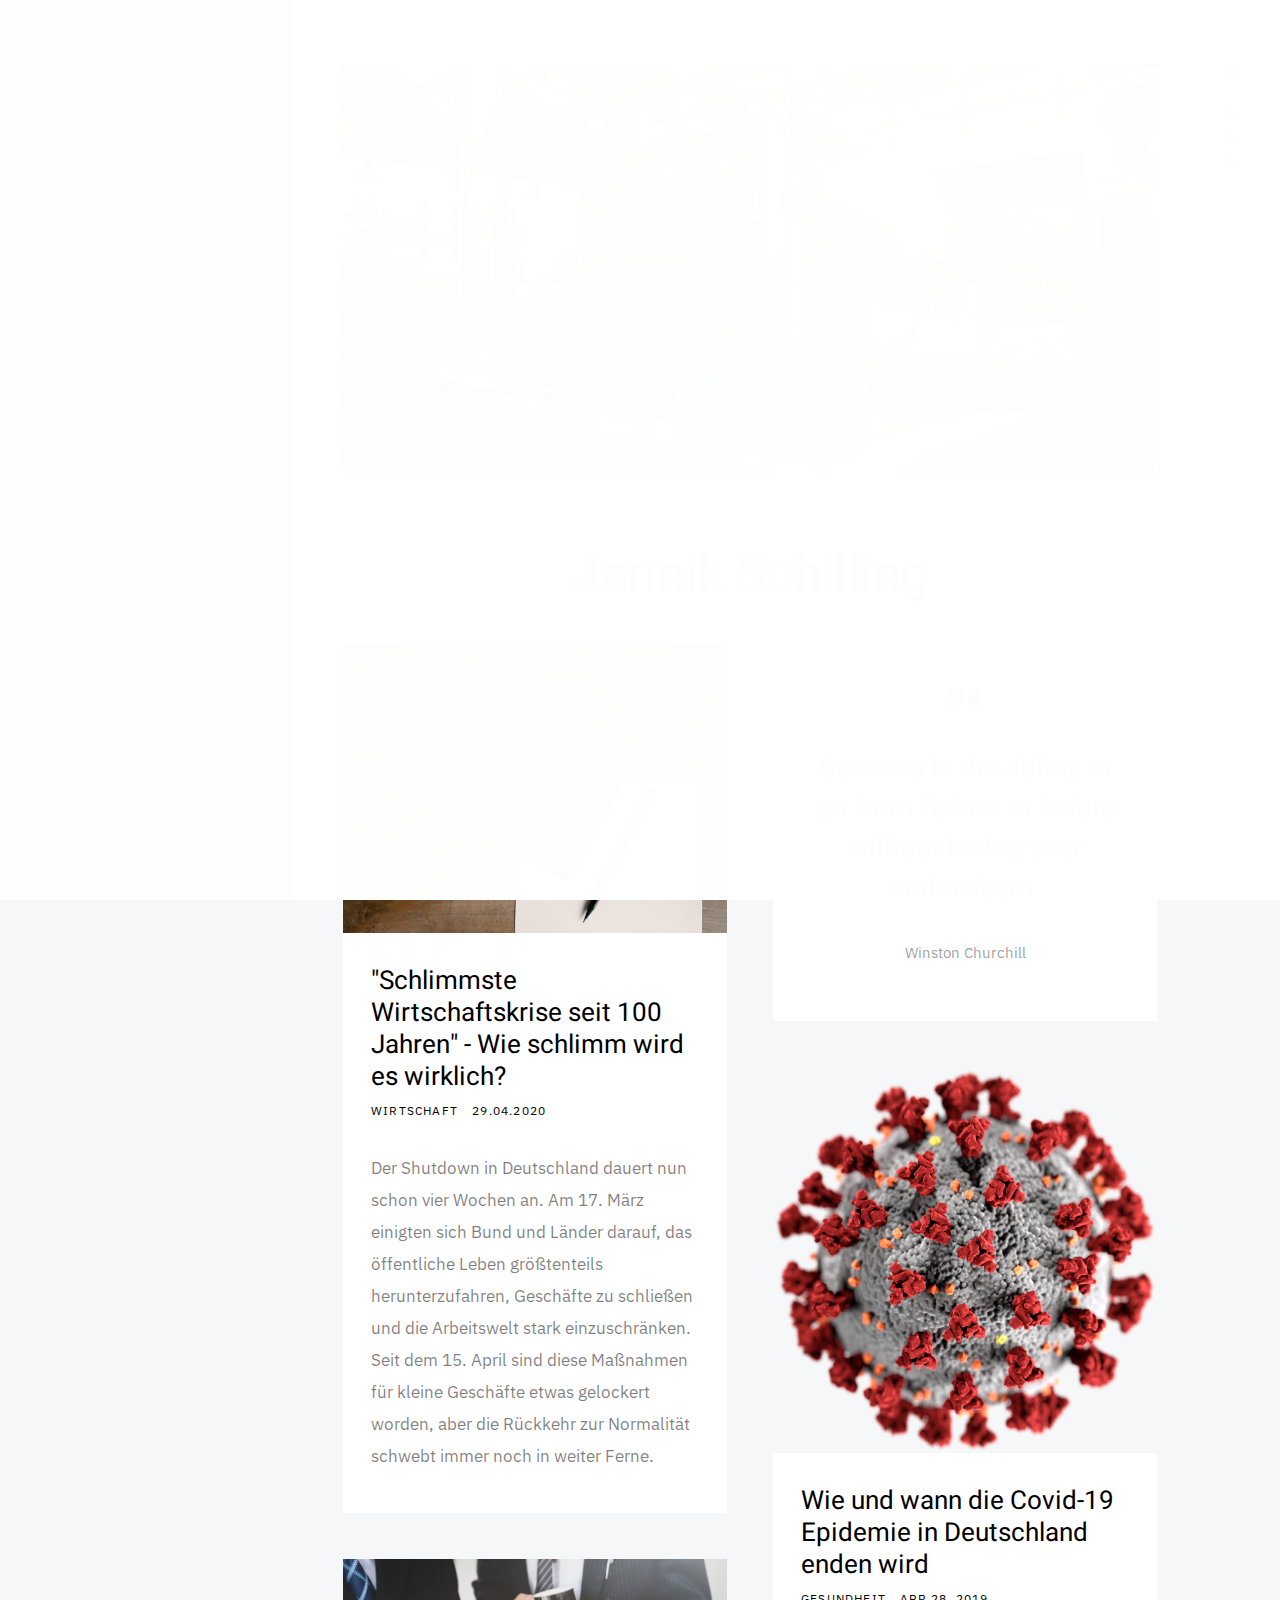
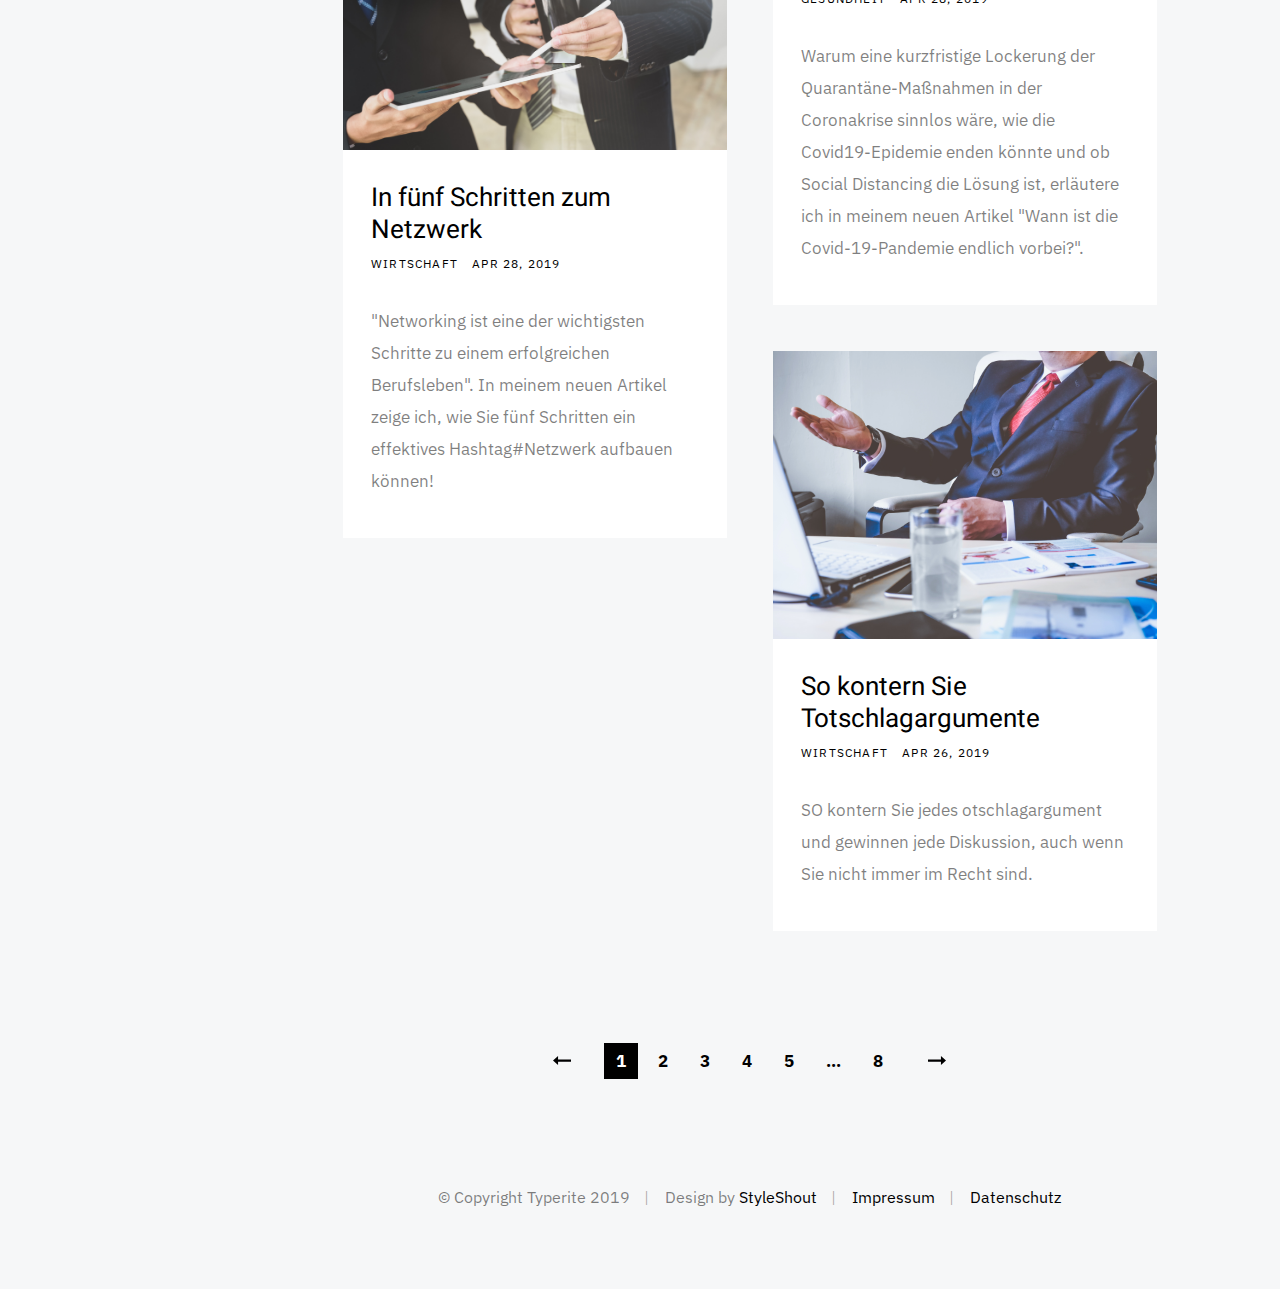
<file: index.html>
<!DOCTYPE html>
<html class="no-js" lang="en">
<head>

    <!--- basic page needs
    ================================================== -->
    <meta charset="utf-8">
    <title>Jannik Schilling</title>
    <meta name="description" content="">
    <meta name="author" content="Jannik Schilling">

    <!-- mobile specific metas
    ================================================== -->
    <meta name="viewport" content="width=device-width, initial-scale=1">

    <!-- CSS
    ================================================== -->
    <link rel="stylesheet" href="css/base.css">
    <link rel="stylesheet" href="css/vendor.css">
    <link rel="stylesheet" href="css/main.css">

    <!-- script
    ================================================== -->
    <script src="js/modernizr.js"></script>

    <!-- favicons
    ================================================== -->
    <link rel="apple-touch-icon" sizes="180x180" href="apple-touch-icon.png">
    <link rel="icon" type="image/png" sizes="32x32" href="favicon-32x32.png">
    <link rel="icon" type="image/png" sizes="16x16" href="favicon-16x16.png">
    <link rel="manifest" href="site.webmanifest">

</head>

<body>

    <!-- preloader
    ================================================== -->
    <div id="preloader">
        <div id="loader" class="dots-fade">
            <div></div>
            <div></div>
            <div></div>
        </div>
    </div>

    <div id="top" class="s-wrap site-wrapper">

        <!-- site header
        ================================================== -->
        <header class="s-header">

            <div class="header__top">
                <div class="header__logo">
                    <a class="site-logo" href="index.html">
                        <img src="images/logo.png" alt="Homepage">
                    </a>
                </div>

                <!--<div class="header__search">
    
                    <form role="search" method="get" class="header__search-form" action="#">
                        <label>
                            <span class="hide-content">Search for:</span>
                            <input type="search" class="header__search-field" placeholder="Type Keywords" value="" name="s" title="Search for:" autocomplete="off">
                        </label>
                        <input type="submit" class="header__search-submit" value="Search">
                    </form>
        
                    <a href="#0" title="Close Search" class="header__search-close">Close</a>
        
                </div>  end header__search -->

                <!-- toggles -->
                <a href="#0" class="header__search-trigger"></a>
                <a href="#0" class="header__menu-toggle"><span>Menu</span></a>

            </div> <!-- end header__top -->

            <nav class="header__nav-wrap">

                <ul class="header__nav">
                    <li class="current"><a href="index.html" title="">Startseite</a></li>
                    <li class="has-children">
                        <a href="#0" title="">Kategorien</a>
                        <ul class="sub-menu">
                        <li><a href="category.html">Wirtschaft</a></li>
                        <li><a href="category.html">Politk</a></li>
                        <li><a href="category.html">Gesellschaft</a></li>
                        <li><a href="category.html">Umwelt</a></li>
                        <li><a href="category.html">Management</a></li>
                        </ul>
                    </li>
                    <li><a href="styles.html" title="">Style</a></li>
                    <li><a href="page-about.html" title="">Über mich</a></li>
                    <li><a href="page-contact.html" title="">Kontakt</a></li>
                </ul> <!-- end header__nav -->

                <ul class="header__social">
                    <li class="ss-xing">
                        <a href="https://xing.com/profile/Jannik_Schilling7">
                            <span class="screen-reader-text">Xing</span>
                        </a>
                    </li>
                    <li class="ss-linkedin">
                        <a href="https://linkedin.com/in/jannikschilling">
                            <span class="screen-reader-text">Linkedin</span>
                        </a>
                    </li>
                    <li class="ss-dribbble">
                        <a href="#0">
                            <span class="screen-reader-text">Dribbble</span>
                        </a>
                    </li>
                    <li class="ss-pinterest">
                        <a href="#0">
                            <span class="screen-reader-text">Behance</span>
                        </a>
                    </li>
                </ul>

            </nav> <!-- end header__nav-wrap -->

            

        </header> <!-- end s-header -->

        <div class="s-content">

            <section class="column large-full entry format-standard">

                <div class="media-wrap">
                    <div>
                        <img src="images/thumbs/about/about-1000.jpg" srcset="images/thumbs/about/about-2000.jpg 2000w, 
                                  images/thumbs/about/about-1000.jpg 1000w, 
                                  images/thumbs/about/about-500.jpg 500w" sizes="(max-width: 2000px) 100vw, 2000px" alt="">
                    </div>
                </div>

                <div class="content__page-header">
                    <h1 class="display-1">
                    Jannik Schilling
                    </h1>
                </div> <!-- end content__page-header -->
            </section>
            
            <div class="masonry-wrap">

                <div class="masonry">
    
                    <div class="grid-sizer"></div>
    
                    <article class="masonry__brick entry format-standard animate-this">
                            
                        <div class="entry__thumb">
                            <a href="posts/corona-wirtschaft.html" class="entry__thumb-link">
                                <img src="posts/stack.jpg" alt="">
                            </a>
                        </div>
        
                        <div class="entry__text">
                            <div class="entry__header">
    
                                <h2 class="entry__title"><a href="posts/corona-wirtschaft.html">"Schlimmste Wirtschaftskrise seit 100 Jahren"​ - Wie schlimm wird es wirklich?</a></h2>
                                <div class="entry__meta">
                                    <span class="entry__meta-cat">
                                        <a href="category.html">Wirtschaft</a> 
                                    </span>
                                    <span class="entry__meta-date">
                                        <a href="posts/corona-wirtschaft.html">29.04.2020</a>
                                    </span>
                                </div>
                                
                            </div>
                            <div class="entry__excerpt">
                                <p>
                                    Der Shutdown in Deutschland dauert nun schon vier Wochen an. Am 17. März einigten sich Bund und Länder darauf, das öffentliche Leben größtenteils herunterzufahren, Geschäfte zu schließen und die Arbeitswelt stark einzuschränken. Seit dem 15. April sind diese Maßnahmen für kleine Geschäfte etwas gelockert worden, aber die Rückkehr zur Normalität schwebt immer noch in weiter Ferne.
                                </p>
                            </div>
                        </div>
        
                    </article> <!-- end article -->
    
                    <article class="masonry__brick entry format-quote animate-this">
                            
                        <div class="entry__thumb">
                            <blockquote>
                                <p>Success is the ability to go from failure to failure without losing your enthusiasm.</p>
    
                                <cite>Winston Churchill</cite>
                            </blockquote>
                        </div>   
        
                    </article> <!-- end article -->
    
                    <article class="masonry__brick entry format-standard animate-this">
                            
                        <div class="entry__thumb">
                            <a href="posts/corona-epidemie.html" class="entry__thumb-link">
                                <img src="posts/SARS-CoV-2.png" alt="">
                            </a>
                        </div>
        
                        <div class="entry__text">
                            <div class="entry__header">
                                <h2 class="entry__title"><a href="posts/corona-epidemie.html">Wie und wann die Covid-19 Epidemie in Deutschland enden wird</a></h2>
                                <div class="entry__meta">
                                    <span class="entry__meta-cat">
                                        <a href="category.html">Gesundheit</a>
                                    </span>
                                    <span class="entry__meta-date">
                                        <a href="posts/corona-epidemie.html">Apr 28, 2019</a>
                                    </span>
                                </div>
                            </div>
                            <div class="entry__excerpt">
                                <p>
                                    Warum eine kurzfristige Lockerung der Quarantäne-Maßnahmen in der Coronakrise sinnlos wäre, wie die Covid19-Epidemie enden könnte und ob Social Distancing die Lösung ist, erläutere ich in meinem neuen Artikel "Wann ist die Covid-19-Pandemie endlich vorbei?". 
                                </p>
                                
                            </div>
                        </div>
        
                    </article> <!-- end article -->
                    
    
                    <article class="masonry__brick entry format-standard animate-this">
    
                        <div class="entry__thumb">
                            <a href="posts/network.html" class="entry__thumb-link">
                                <img src="posts/network.jpg" alt="">
                            </a>
                        </div>
        
                        <div class="entry__text">
                            <div class="entry__header">
                                <h2 class="entry__title"><a href="posts/network.html">In fünf Schritten zum Netzwerk</a></h2>
                                <div class="entry__meta">
                                    <span class="entry__meta-cat">
                                        <a href="category.html">Wirtschaft</a>
                                    </span>
                                    <span class="entry__meta-date">
                                        <a href="posts/network.html">Apr 28, 2019</a>
                                    </span>
                                </div>
                            </div>
                            <div class="entry__excerpt">
                                <p>
                                    "Networking ist eine der wichtigsten Schritte zu einem erfolgreichen Berufsleben". In meinem neuen Artikel zeige ich, wie Sie fünf Schritten ein effektives Hashtag#Netzwerk aufbauen können!
                                </p>
                            </div>
                        </div>
        
                    </article> <!-- end article -->
    
                    <article class="masonry__brick entry format-standard animate-this">
    
                            <div class="entry__thumb">
                                <a href="posts/totschlagargument.html" class="entry__thumb-link">
                                    <img src="posts/argument.jpg" alt="">
                                </a>
                            </div>
            
                            <div class="entry__text">
                                <div class="entry__header">
                                    
                                    <h2 class="entry__title"><a href="posts/totschlagargument.html">So kontern Sie Totschlagargumente</a></h2>
                                    
                                    <div class="entry__meta">
                                        <span class="entry__meta-cat">
                                            <a href="category.html">Wirtschaft</a>
                                        </span>
                                        <span class="entry__meta-date">
                                            <a href="posts/totschlagargument.html">Apr 26, 2019</a>
                                        </span>
                                    </div>
                                </div>
                                <div class="entry__excerpt">
                                    <p>
                                        SO kontern Sie jedes otschlagargument und gewinnen jede Diskussion, auch wenn Sie nicht immer im Recht sind.
                                    </p>
                                </div>
                            </div>
            
                        </article> <!-- end article -->
    
                </div> <!-- end masonry -->

            </div> <!-- end masonry-wrap -->

            <div class="row">
                <div class="column large-full">
                    <nav class="pgn">
                        <ul>
                            <li><a class="pgn__prev" href="#0">Prev</a></li>
                            <li><a class="pgn__num current" href="#0">1</a></li>
                            <li><span class="pgn__num">2</span></li>
                            <li><a class="pgn__num" href="#0">3</a></li>
                            <li><a class="pgn__num" href="#0">4</a></li>
                            <li><a class="pgn__num" href="#0">5</a></li>
                            <li><span class="pgn__num dots">…</span></li>
                            <li><a class="pgn__num" href="#0">8</a></li>
                            <li><a class="pgn__next" href="#0">Next</a></li>
                        </ul>
                    </nav>
                </div>
            </div>

        </div> <!-- end s-content -->


        <!-- footer
        ================================================== -->
        <footer class="s-footer">
            <div class="row">
                <div class="column large-full footer__content">
                    <div class="footer__copyright">
                        <span>© Copyright Typerite 2019</span> 
                        <span>Design by <a href="https://www.styleshout.com/">StyleShout</a></span>
                        <span><a href="impressum.html">Impressum</a></span>
                        <span><a href="datenschutz.html">Datenschutz</a></span>
                    </div>
                </div>
            </div>

            <div class="go-top">
                <a class="smoothscroll" title="Back to Top" href="#top"></a>
            </div>
        </footer>

    </div> <!-- end s-wrap -->


    <!-- Java Script
    ================================================== -->
    <script src="js/jquery-3.2.1.min.js"></script>
    <script src="js/plugins.js"></script>
    <script src="js/main.js"></script>

</body>
</file>
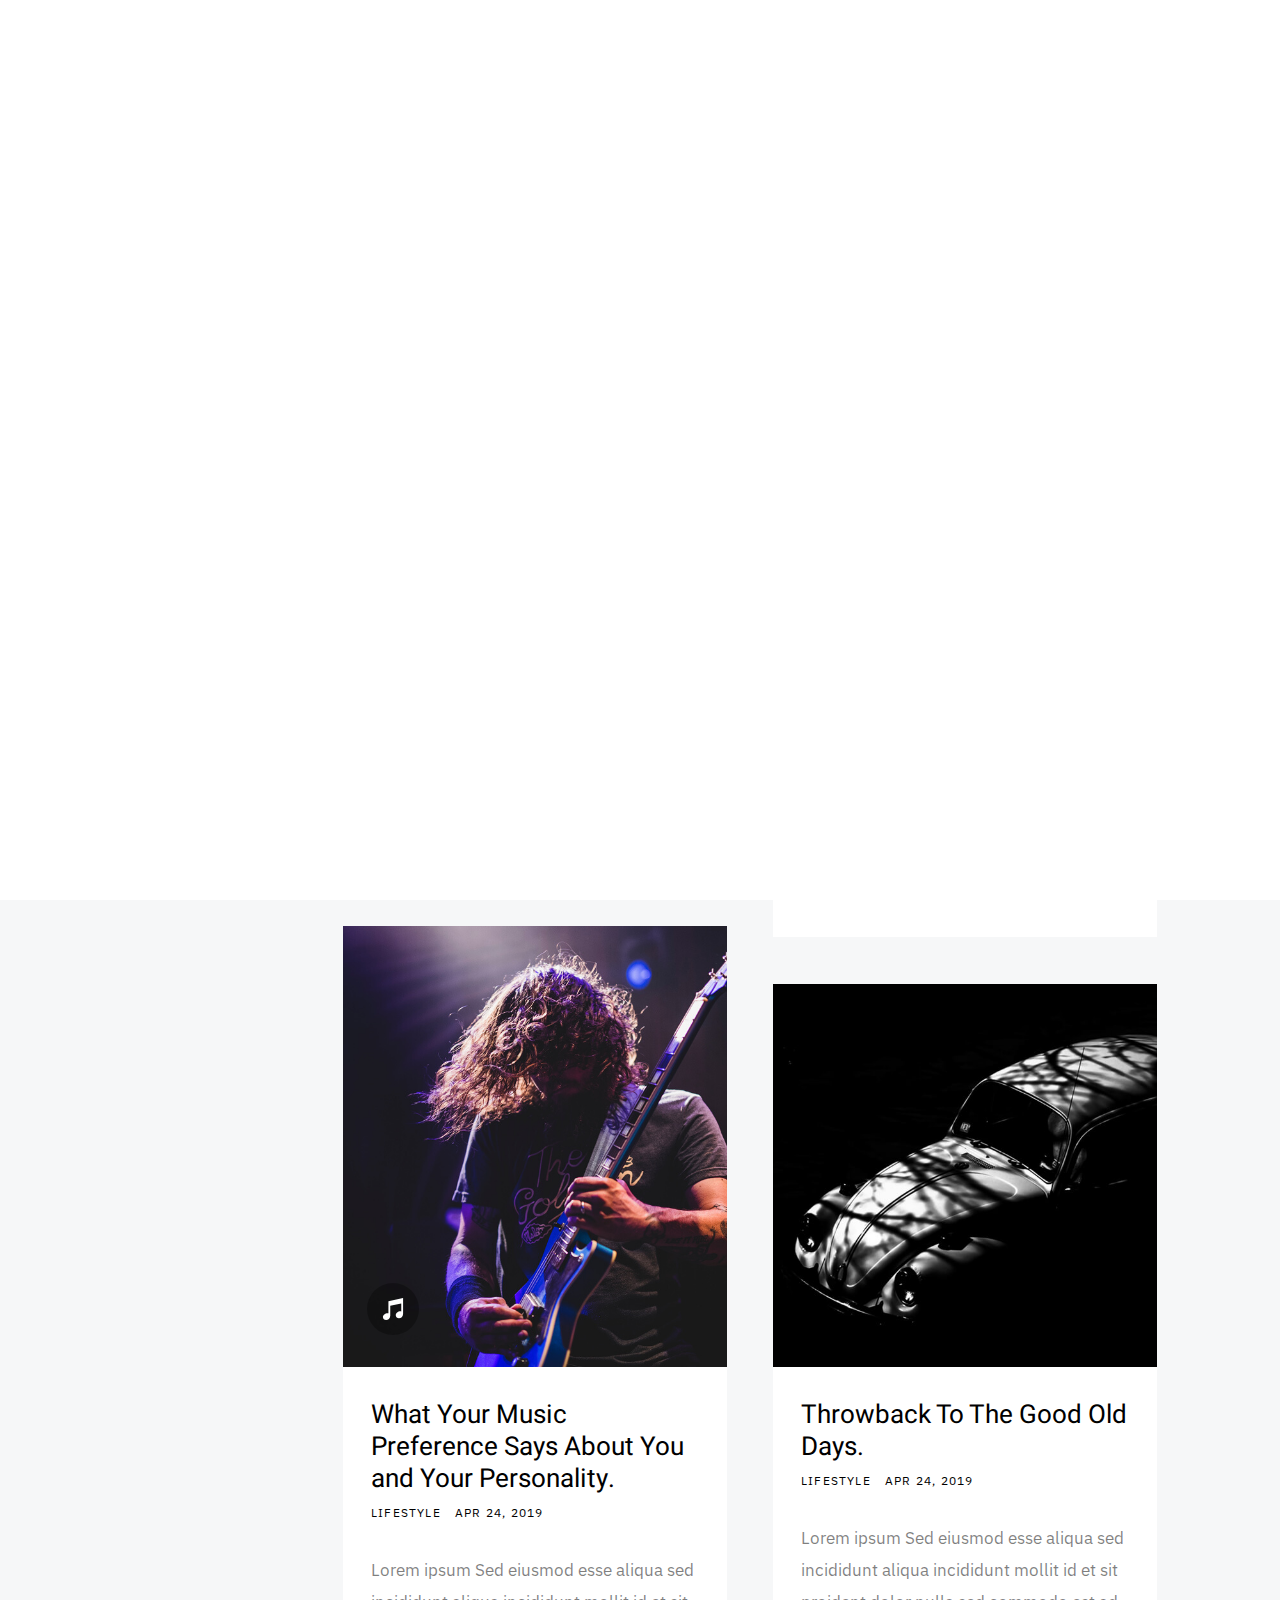
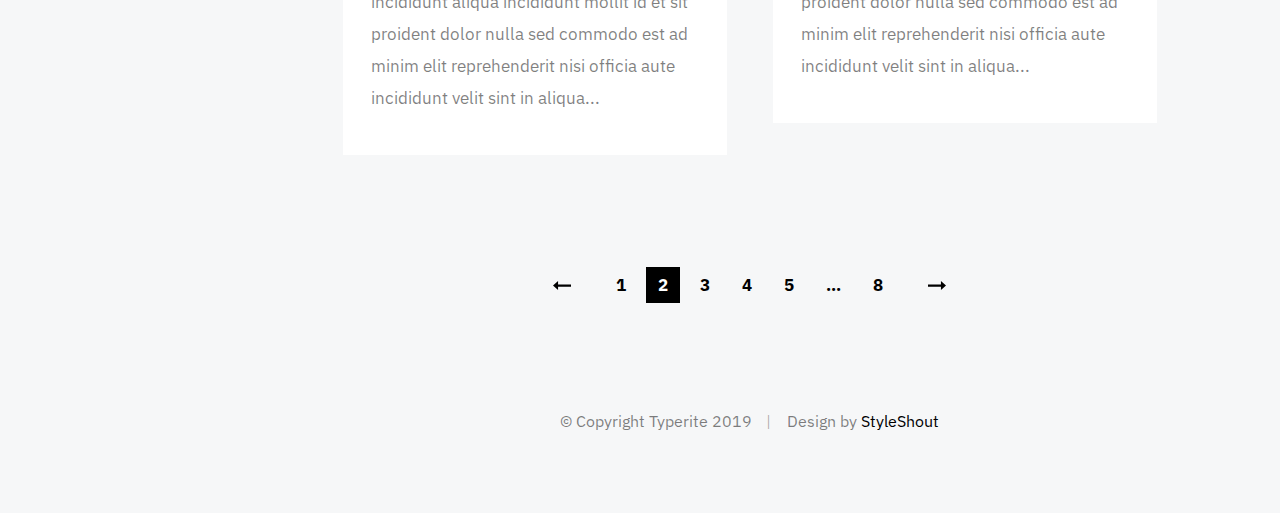
<file: category.html>
<!DOCTYPE html>
<html class="no-js" lang="en">
<head>

    <!--- basic page needs
    ================================================== -->
    <meta charset="utf-8">
    <title>Wirtschaft - Jannik Schilling</title>
    <meta name="description" content="">
    <meta name="author" content="">

    <!-- mobile specific metas
    ================================================== -->
    <meta name="viewport" content="width=device-width, initial-scale=1">

    <!-- CSS
    ================================================== -->
    <link rel="stylesheet" href="css/base.css">
    <link rel="stylesheet" href="css/vendor.css">
    <link rel="stylesheet" href="css/main.css">

    <!-- script
    ================================================== -->
    <script src="js/modernizr.js"></script>

    <!-- favicons
    ================================================== -->
    <link rel="apple-touch-icon" sizes="180x180" href="apple-touch-icon.png">
    <link rel="icon" type="image/png" sizes="32x32" href="favicon-32x32.png">
    <link rel="icon" type="image/png" sizes="16x16" href="favicon-16x16.png">
    <link rel="manifest" href="site.webmanifest">

</head>

<body>

    <!-- preloader
    ================================================== -->
    <div id="preloader">
        <div id="loader" class="dots-fade">
            <div></div>
            <div></div>
            <div></div>
        </div>
    </div>

    <div id="top" class="s-wrap site-wrapper">

        <!-- site header
        ================================================== -->
        <header class="s-header">

            <div class="header__top">
                <div class="header__logo">
                    <a class="site-logo" href="index.html">
                        <img src="images/logo.png" alt="Homepage">
                    </a>
                </div>

                <div class="header__search">
    
                    <form role="search" method="get" class="header__search-form" action="#">
                        <label>
                            <span class="hide-content">Search for:</span>
                            <input type="search" class="header__search-field" placeholder="Type Keywords" value="" name="s" title="Search for:" autocomplete="off">
                        </label>
                        <input type="submit" class="header__search-submit" value="Search">
                    </form>
        
                    <a href="#0" title="Close Search" class="header__search-close">Close</a>
        
                </div>  <!-- end header__search -->

                <!-- toggles -->
                <a href="#0" class="header__search-trigger"></a>
                <a href="#0" class="header__menu-toggle"><span>Menu</span></a>
            </div>

            
            <nav class="header__nav-wrap">

                <ul class="header__nav">
                    <li><a href="index.html" title="">Startseite</a></li>
                    <li class="has-children">
                        <a href="#0" title="">Kategorien</a>
                        <ul class="sub-menu">
                        <li class="current"><a href="category.html">Wirtschaft</a></li>
                        <li><a href="category.html">Politk</a></li>
                        <li><a href="category.html">Gesellschaft</a></li>
                        <li><a href="category.html">Umwelt</a></li>
                        <li><a href="category.html">Management</a></li>
                        </ul>
                    </li>
                    <li><a href="styles.html" title="">Style</a></li>
                    <li><a href="page-about.html" title="">Über mich</a></li>
                    <li><a href="page-contact.html" title="">Kontakt</a></li>
                </ul>

                <ul class="header__social">
                    <li class="ss-xing">
                        <a href="https://xing.com/profile/Jannik_Schilling7">
                            <span class="screen-reader-text">Xing</span>
                        </a>
                    </li>
                    <li class="ss-linkedin">
                        <a href="https://linkedin.com/in/jannikschilling">
                            <span class="screen-reader-text">LinkedIn</span>
                        </a>
                    </li>
                    <li class="ss-dribbble">
                        <a href="#0">
                            <span class="screen-reader-text">Instagram</span>
                        </a>
                    </li>
                    <li class="ss-behance">
                        <a href="#0">
                            <span class="screen-reader-text">Behance</span>
                        </a>
                    </li>
                </ul>

            </nav> <!-- end header__nav-wrap -->

            

        </header> <!-- end s-header -->

        <div class="s-content">

            <header class="listing-header">
                <h1 class="h2">Kategorie: Politik</h1>
            </header>
            
            <div class="masonry-wrap">

                <div class="masonry">

                    <div class="grid-sizer"></div>
    
                    <article class="masonry__brick entry format-standard animate-this">
    
                            <div class="entry__thumb">
                                <a href="single-standard.html" class="entry__thumb-link">
                                    <img src="images/thumbs/masonry/rucksack-600.jpg" 
                                            srcset="images/thumbs/masonry/rucksack-600.jpg 1x, images/thumbs/masonry/rucksack-1200.jpg 2x" alt="">
                                </a>
                            </div>
            
                            <div class="entry__text">
                                <div class="entry__header">
                                    
                                    <h2 class="entry__title"><a href="single-standard.html">The Art Of Visual Storytelling.</a></h2>
                                    
                                    <div class="entry__meta">
                                        <span class="entry__meta-cat">
                                            <a href="category.html">Lifestyle</a>
                                            <a href="category.html">Work</a>
                                        </span>
                                        <span class="entry__meta-date">
                                            <a href="single-standard.html">Apr 26, 2019</a>
                                        </span>
                                    </div>
                                </div>
                                <div class="entry__excerpt">
                                    <p>
                                    Lorem ipsum Sed eiusmod esse aliqua sed incididunt aliqua incididunt mollit id et sit proident dolor nulla sed commodo est ad minim elit reprehenderit nisi officia aute incididunt velit sint in aliqua...
                                    </p>
                                </div>
                            </div>
            
                        </article> <!-- end article -->
    
                    <article class="masonry__brick entry format-standard animate-this">
    
                        <div class="entry__thumb">
                            <a href="single-standard.html" class="entry__thumb-link">
                                <img src="images/thumbs/masonry/jump-600.jpg" 
                                        srcset="images/thumbs/masonry/jump-600.jpg 1x, images/thumbs/masonry/jump-1200.jpg 2x" alt="">
                            </a>
                        </div>
    
                        <div class="entry__text">
                            <div class="entry__header">
                                
                                <h2 class="entry__title"><a href="single-standard.html">Create Meaningful Family Moments.</a></h2>
                                <div class="entry__meta">
                                    <span class="entry__meta-cat">
                                        <a href="category.html">Family</a>
                                        <a href="category.html">Relationship</a>
                                    </span>
                                    <span class="entry__meta-date">
                                        <a href="single-standard.html">Apr 26, 2019</a>
                                    </span>
                                </div>
                            </div>
                            <div class="entry__excerpt">
                                <p>
                                Lorem ipsum Sed eiusmod esse aliqua sed incididunt aliqua incididunt mollit id et sit proident dolor nulla sed commodo est ad minim elit reprehenderit nisi officia aute incididunt velit sint in aliqua...
                                </p>
                            </div>
                        </div>
    
                    </article> <!-- end article -->
    
                    <article class="masonry__brick entry format-audio animate-this">
    
                        <div class="entry__thumb">
                            <a href="single-audio.html" class="entry__thumb-link">
                                <img src="images/thumbs/masonry/guitarist-600.jpg" 
                                        srcset="images/thumbs/masonry/guitarist-600.jpg 1x, images/thumbs/masonry/guitarist-1200.jpg 2x" alt="">
                            </a>
                        </div>
    
                        <div class="entry__text">
                            <div class="entry__header">
                                <h2 class="entry__title"><a href="single-audio.html">What Your Music Preference Says About You and Your Personality.</a></h2>
                                <div class="entry__meta">
                                    <span class="entry__meta-cat">
                                        <a href="category.html">Lifestyle</a>
                                    </span>
                                    <span class="entry__meta-date">
                                        <a href="single-standard.html">Apr 24, 2019</a>
                                    </span>
                                </div>
                            </div>
                            <div class="entry__excerpt">
                                <p>
                                    Lorem ipsum Sed eiusmod esse aliqua sed incididunt aliqua incididunt mollit id et sit proident dolor nulla sed commodo est ad minim elit reprehenderit nisi officia aute incididunt velit sint in aliqua...
                                </p>
                            </div>
                        </div>
    
                    </article> <!-- end article -->
    
                    <article class="masonry__brick entry format-standard animate-this">
    
                        <div class="entry__thumb">
                            <a href="single-standard.html" class="entry__thumb-link">
                                <img src="images/thumbs/masonry/beetle-600.jpg" 
                                        srcset="images/thumbs/masonry/beetle-600.jpg 1x, images/thumbs/masonry/beetle-1200.jpg 2x" alt="">
                            </a>
                        </div>
    
                        <div class="entry__text">
                            <div class="entry__header">
                                <h2 class="entry__title"><a href="single-standard.html">Throwback To The Good Old Days.</a></h2>
                                <div class="entry__meta">
                                    <span class="entry__meta-cat">
                                        <a href="category.html">Lifestyle</a>
                                    </span>
                                    <span class="entry__meta-date">
                                        <a href="single-standard.html">Apr 24, 2019</a>
                                    </span>
                                </div>
                            </div>
                            <div class="entry__excerpt">
                                <p>
                                Lorem ipsum Sed eiusmod esse aliqua sed incididunt aliqua incididunt mollit id et sit proident dolor nulla sed commodo est ad minim elit reprehenderit nisi officia aute incididunt velit sint in aliqua...
                                </p>
                            </div>
                        </div>
    
                    </article> <!-- end article -->
    
                </div> <!-- end masonry -->

            </div> <!-- end masonry-wrap -->

            <div class="row">
                <div class="column large-full">
                    <nav class="pgn">
                        <ul>
                            <li><a class="pgn__prev" href="#0">Prev</a></li>
                            <li><a class="pgn__num" href="#0">1</a></li>
                            <li><span class="pgn__num current">2</span></li>
                            <li><a class="pgn__num" href="#0">3</a></li>
                            <li><a class="pgn__num" href="#0">4</a></li>
                            <li><a class="pgn__num" href="#0">5</a></li>
                            <li><span class="pgn__num dots">…</span></li>
                            <li><a class="pgn__num" href="#0">8</a></li>
                            <li><a class="pgn__next" href="#0">Next</a></li>
                        </ul>
                    </nav>
                </div>
            </div>

        </div> <!-- end s-content -->


        <!-- footer
        ================================================== -->
        <footer class="s-footer">
            <div class="row">
                <div class="column large-full footer__content">
                    <div class="footer__copyright">
                        <span>© Copyright Typerite 2019</span> 
                        <span>Design by <a href="https://www.styleshout.com/">StyleShout</a></span>
                    </div>
                </div>
            </div>

            <div class="go-top">
                <a class="smoothscroll" title="Back to Top" href="#top"></a>
            </div>
        </footer>

    </div> <!-- end s-wrap -->


    <!-- Java Script
    ================================================== -->
    <script src="js/jquery-3.2.1.min.js"></script>
    <script src="js/plugins.js"></script>
    <script src="js/main.js"></script>

</body>
</file>
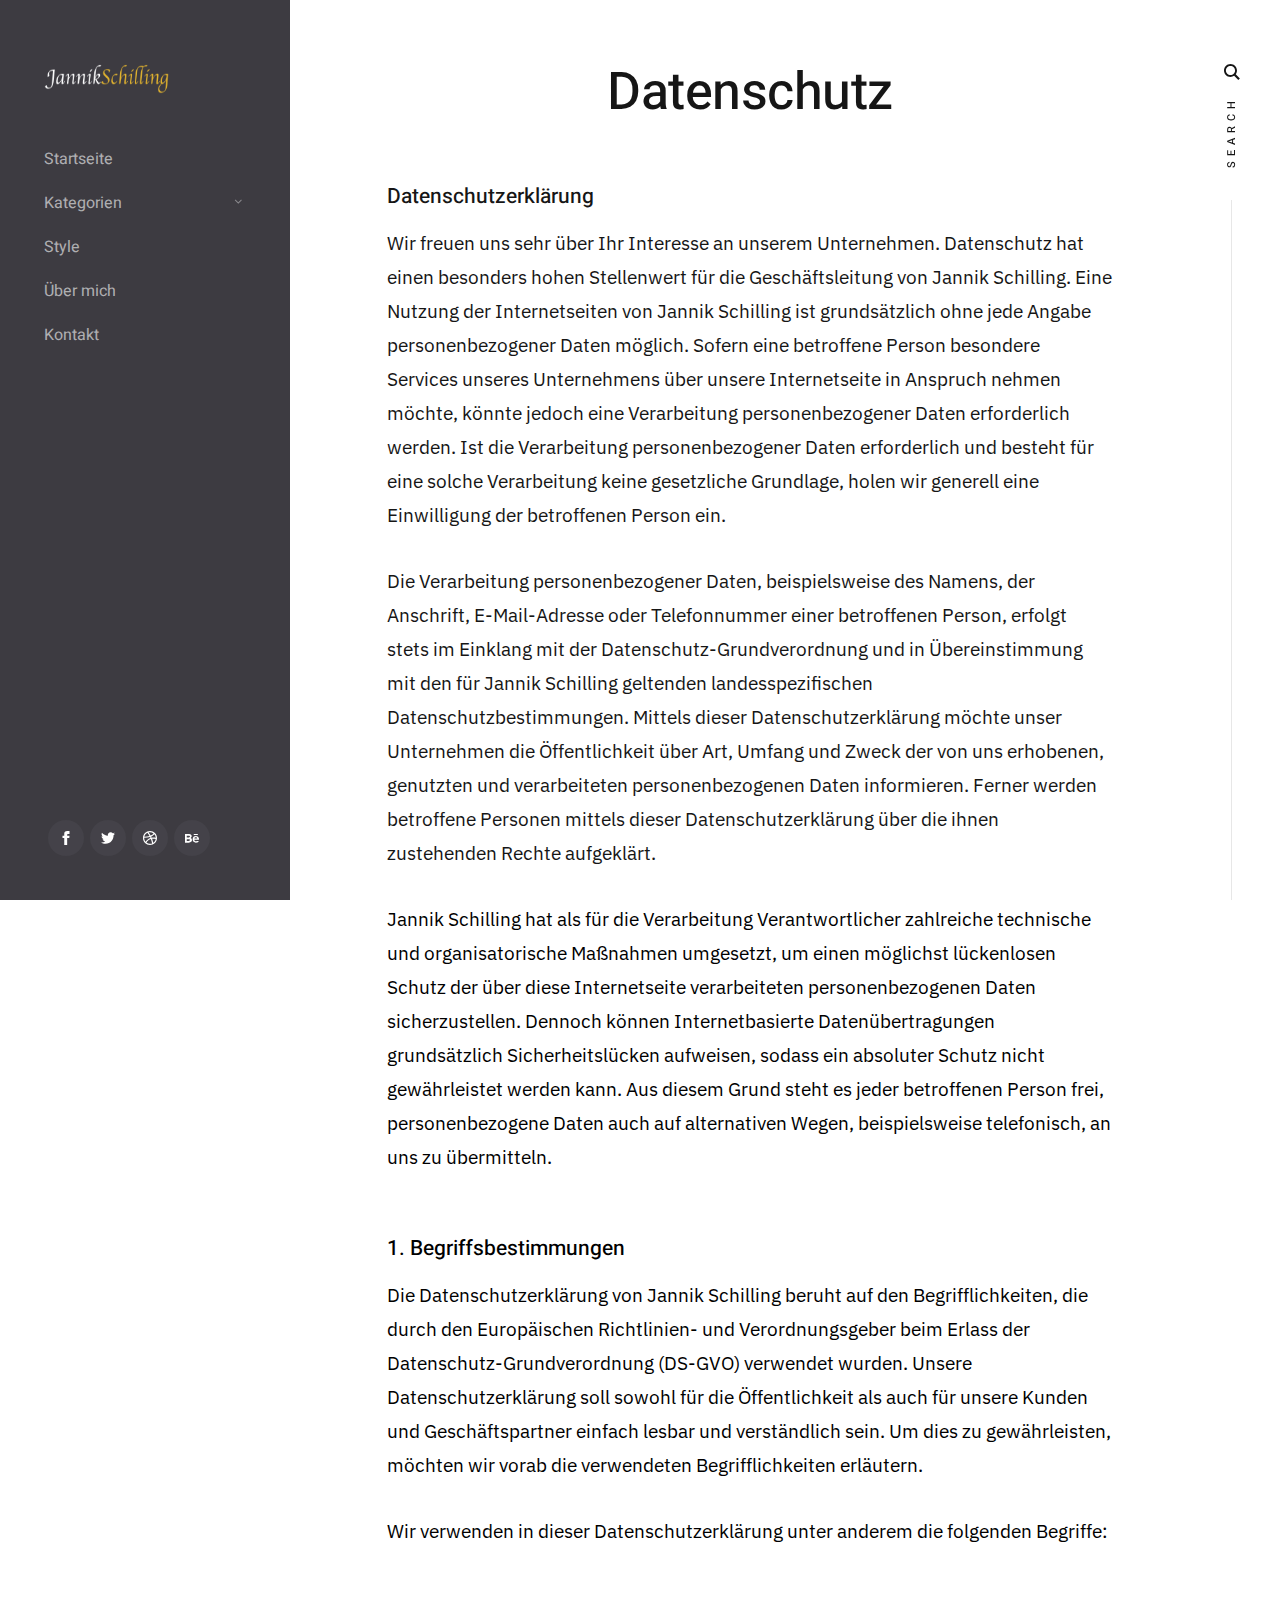
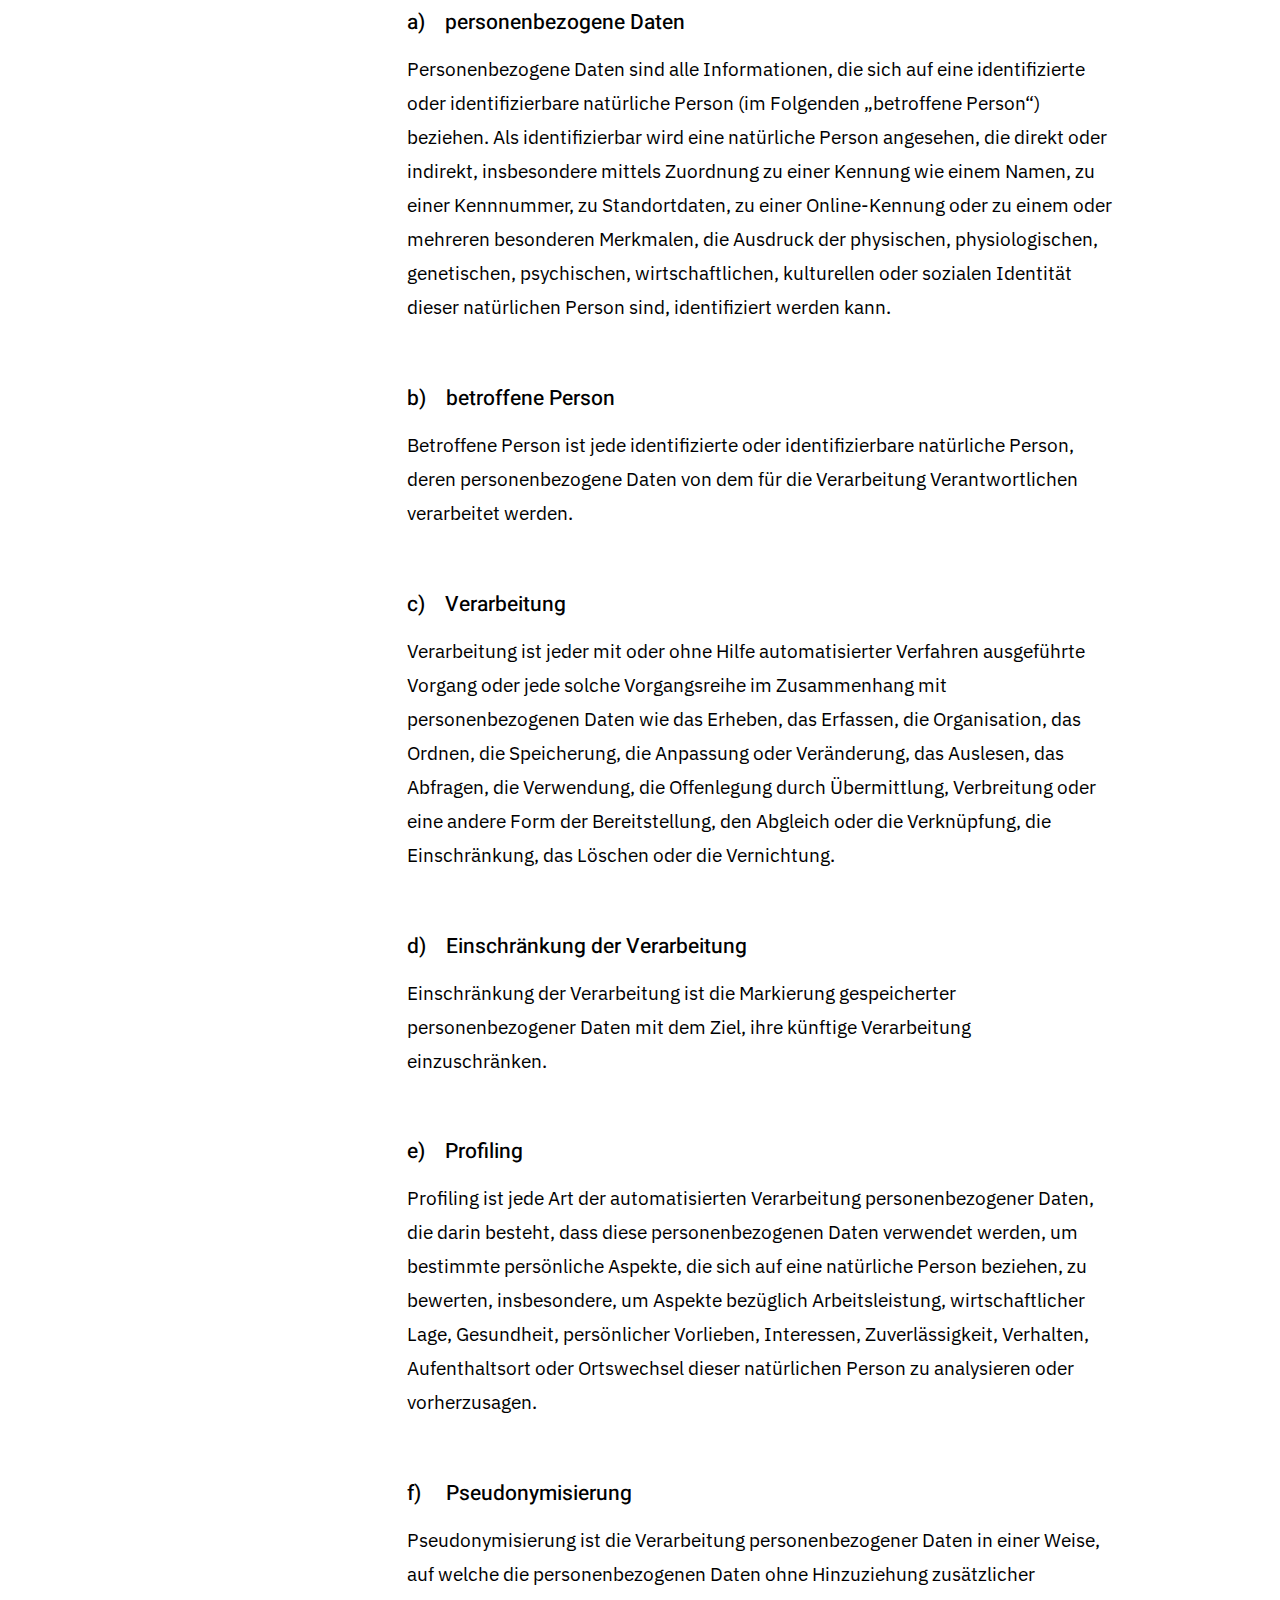
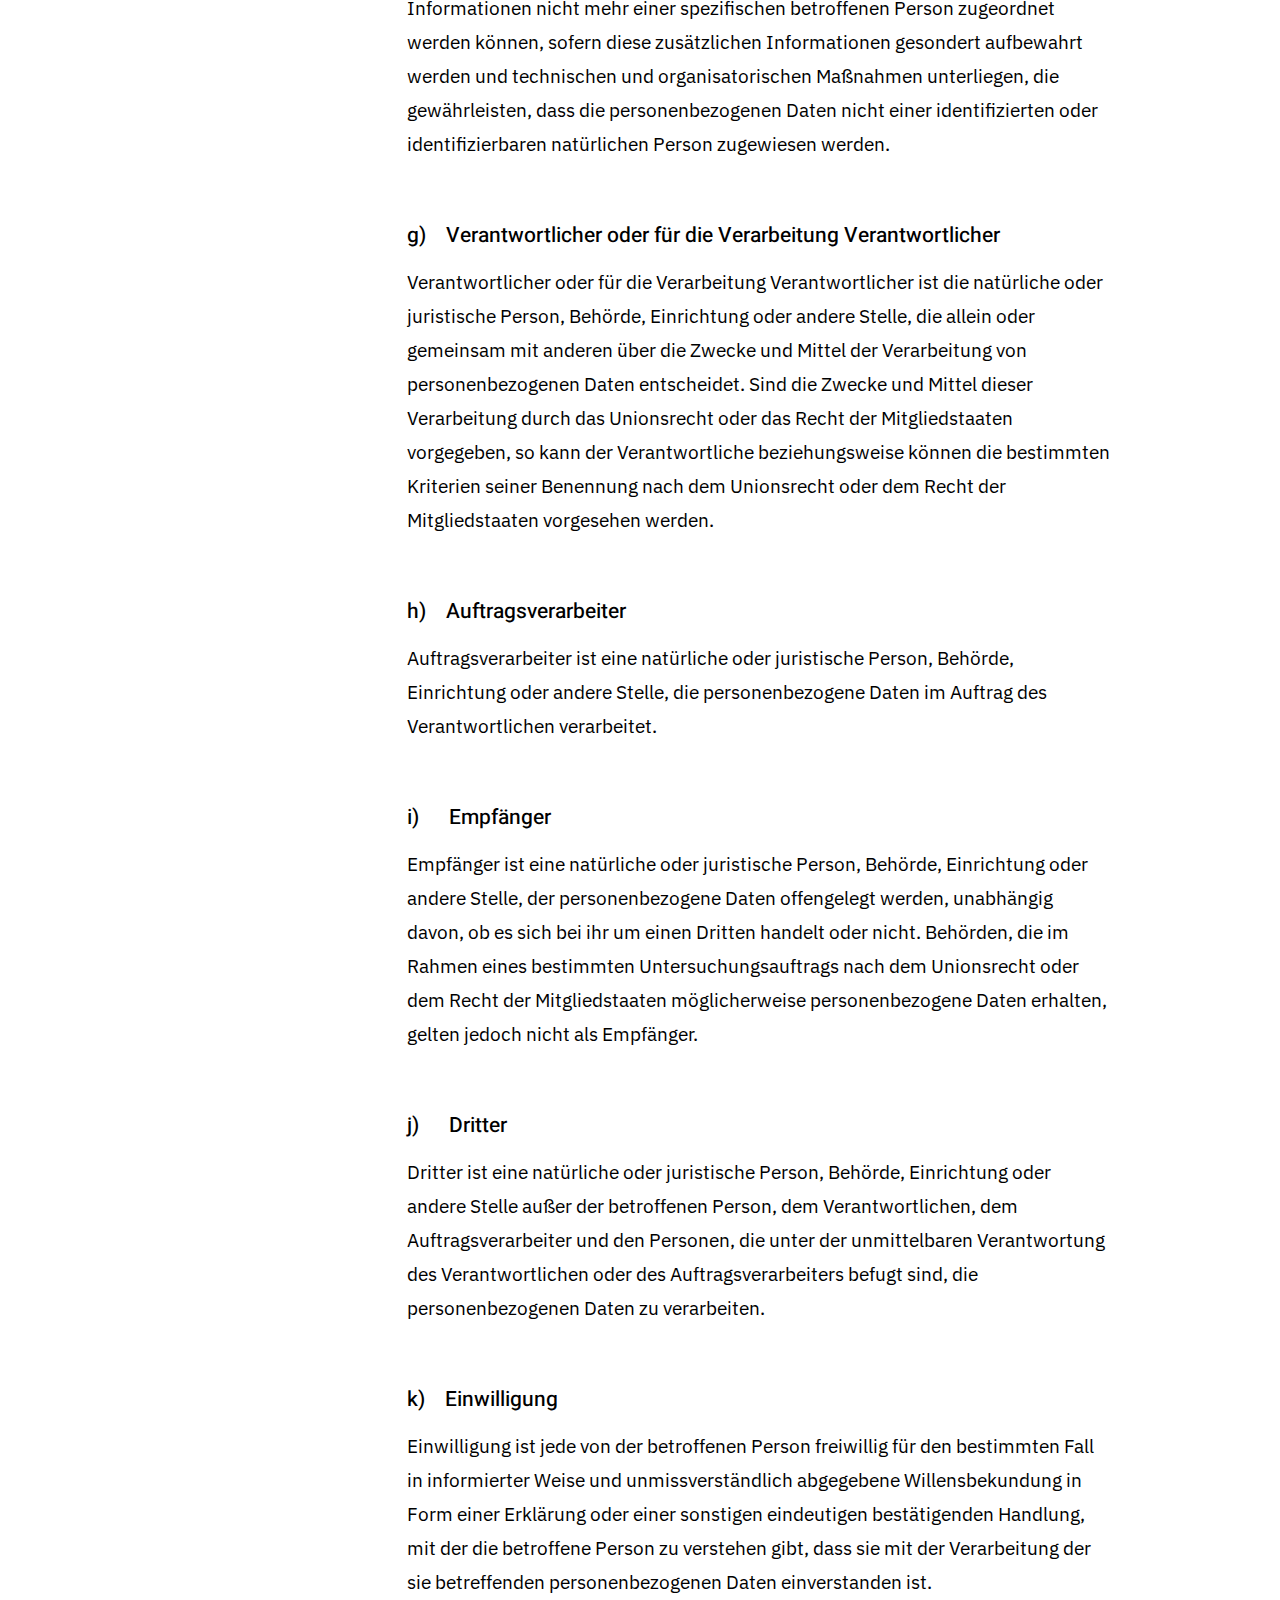
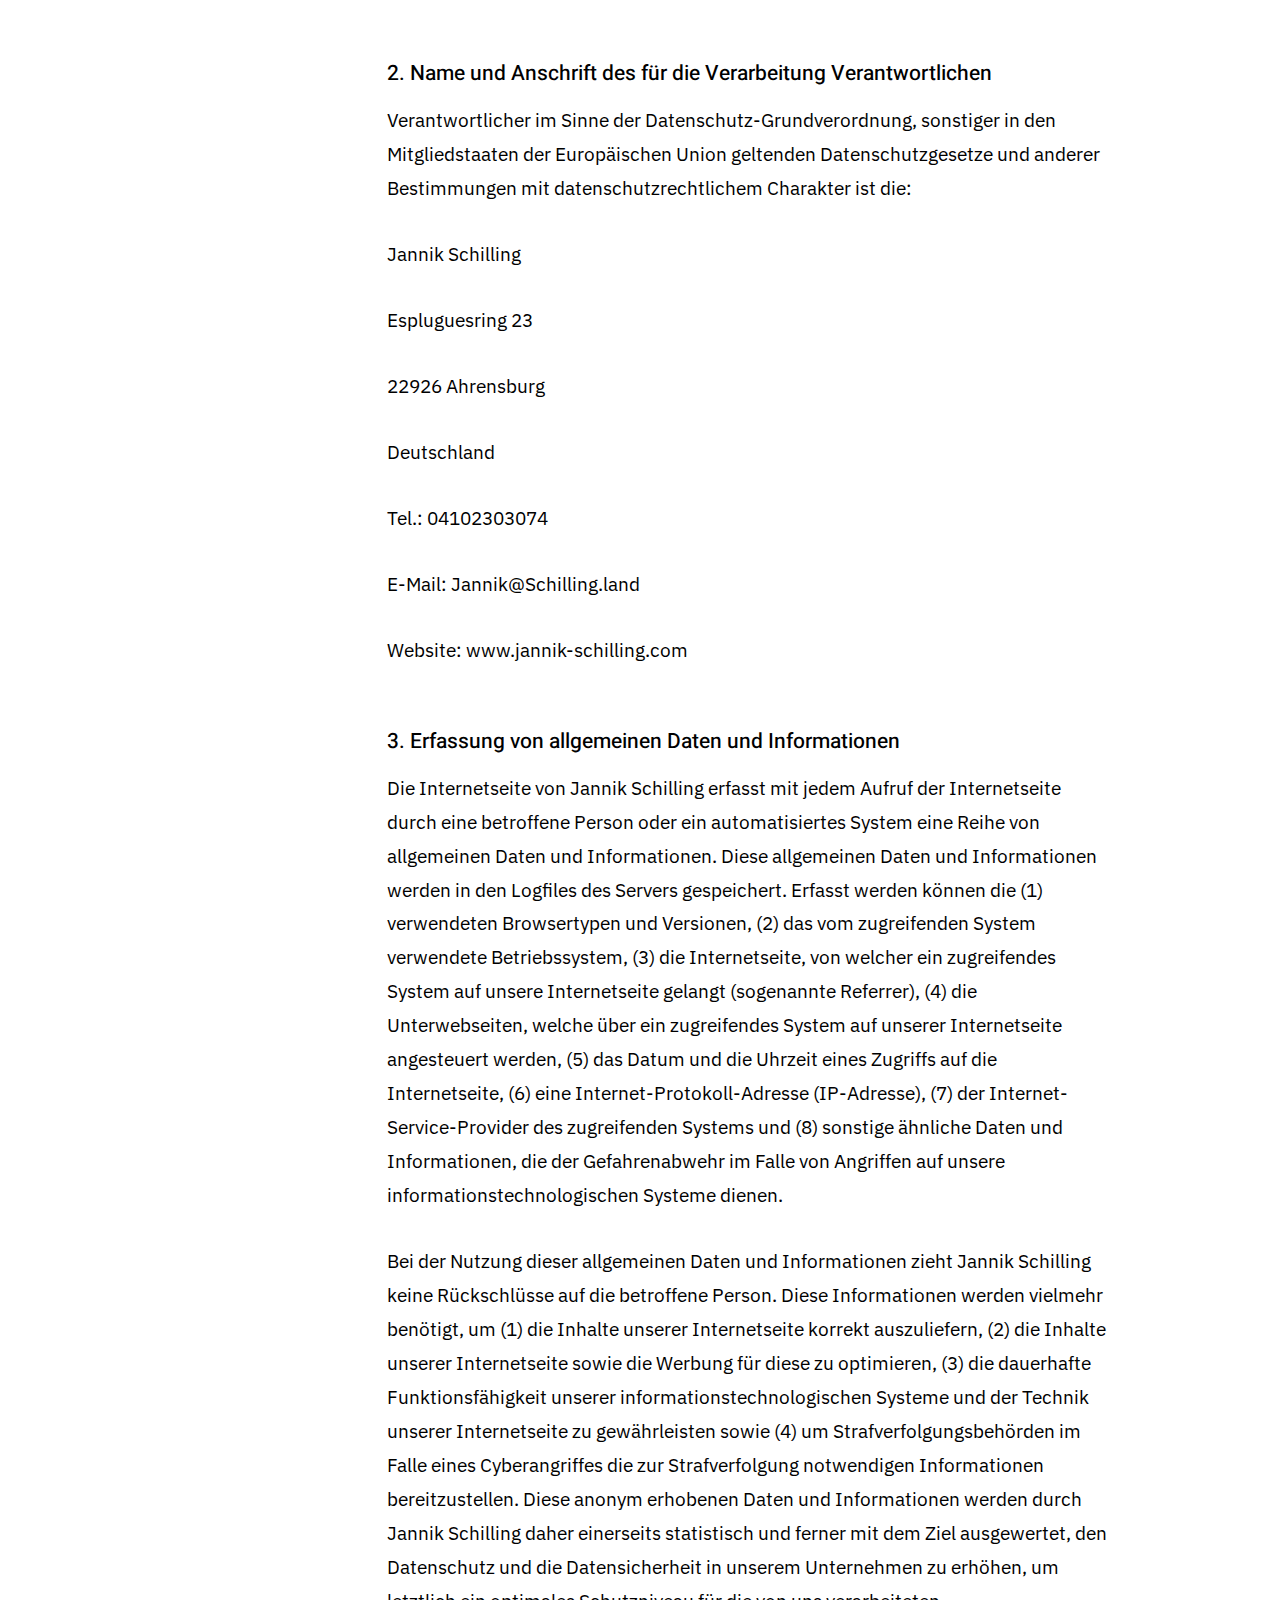
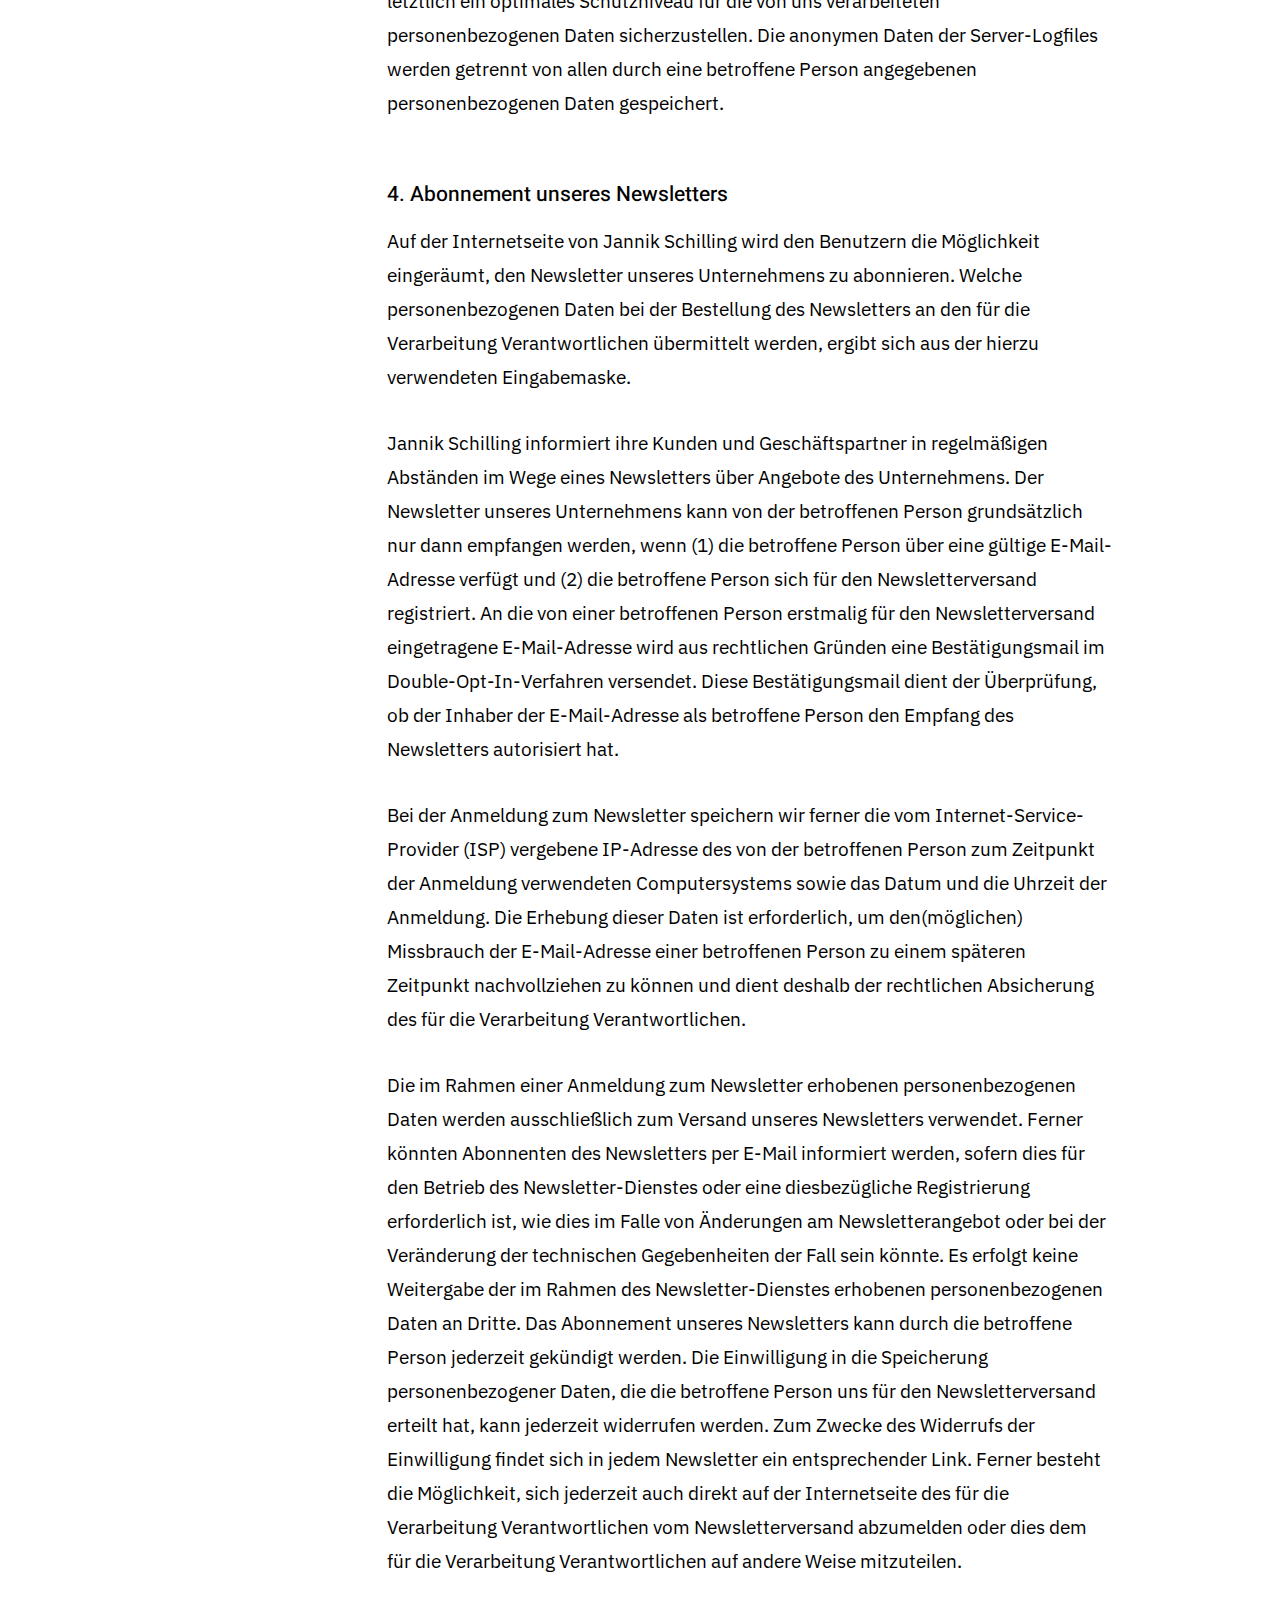
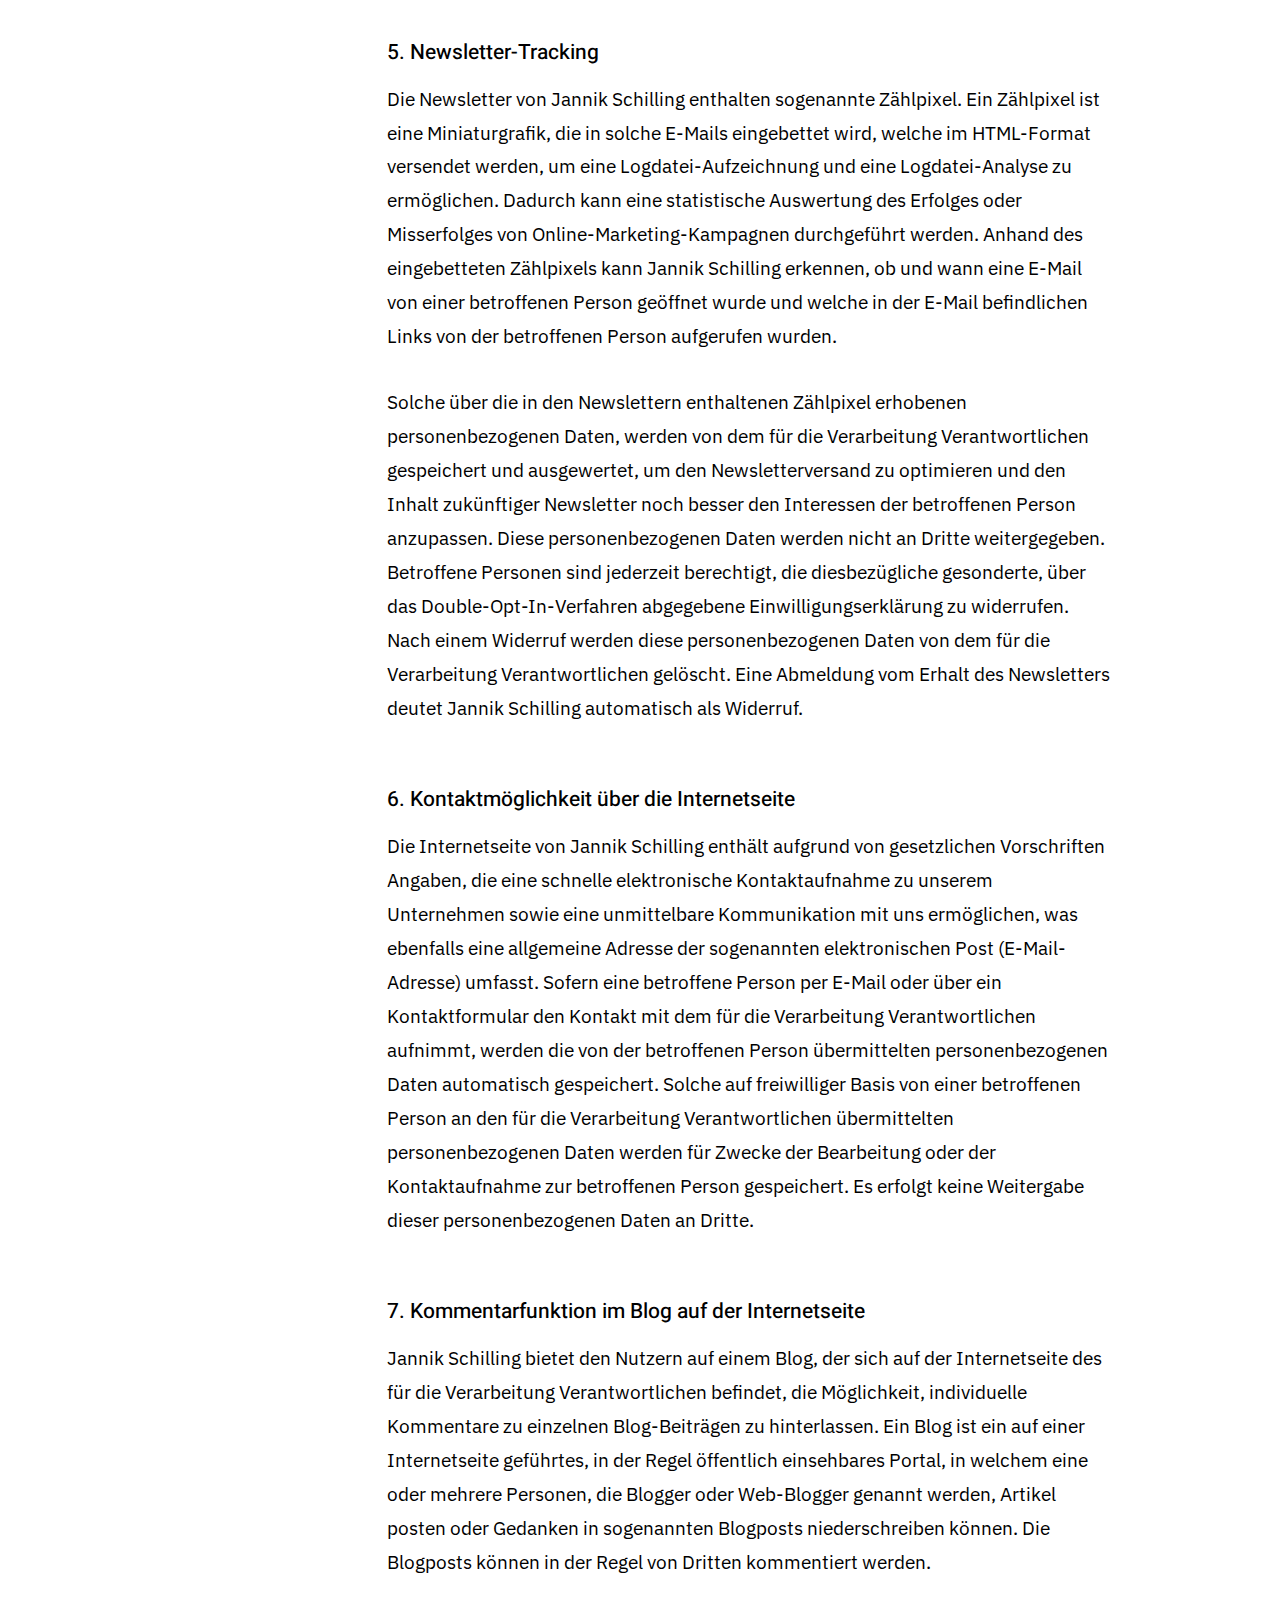
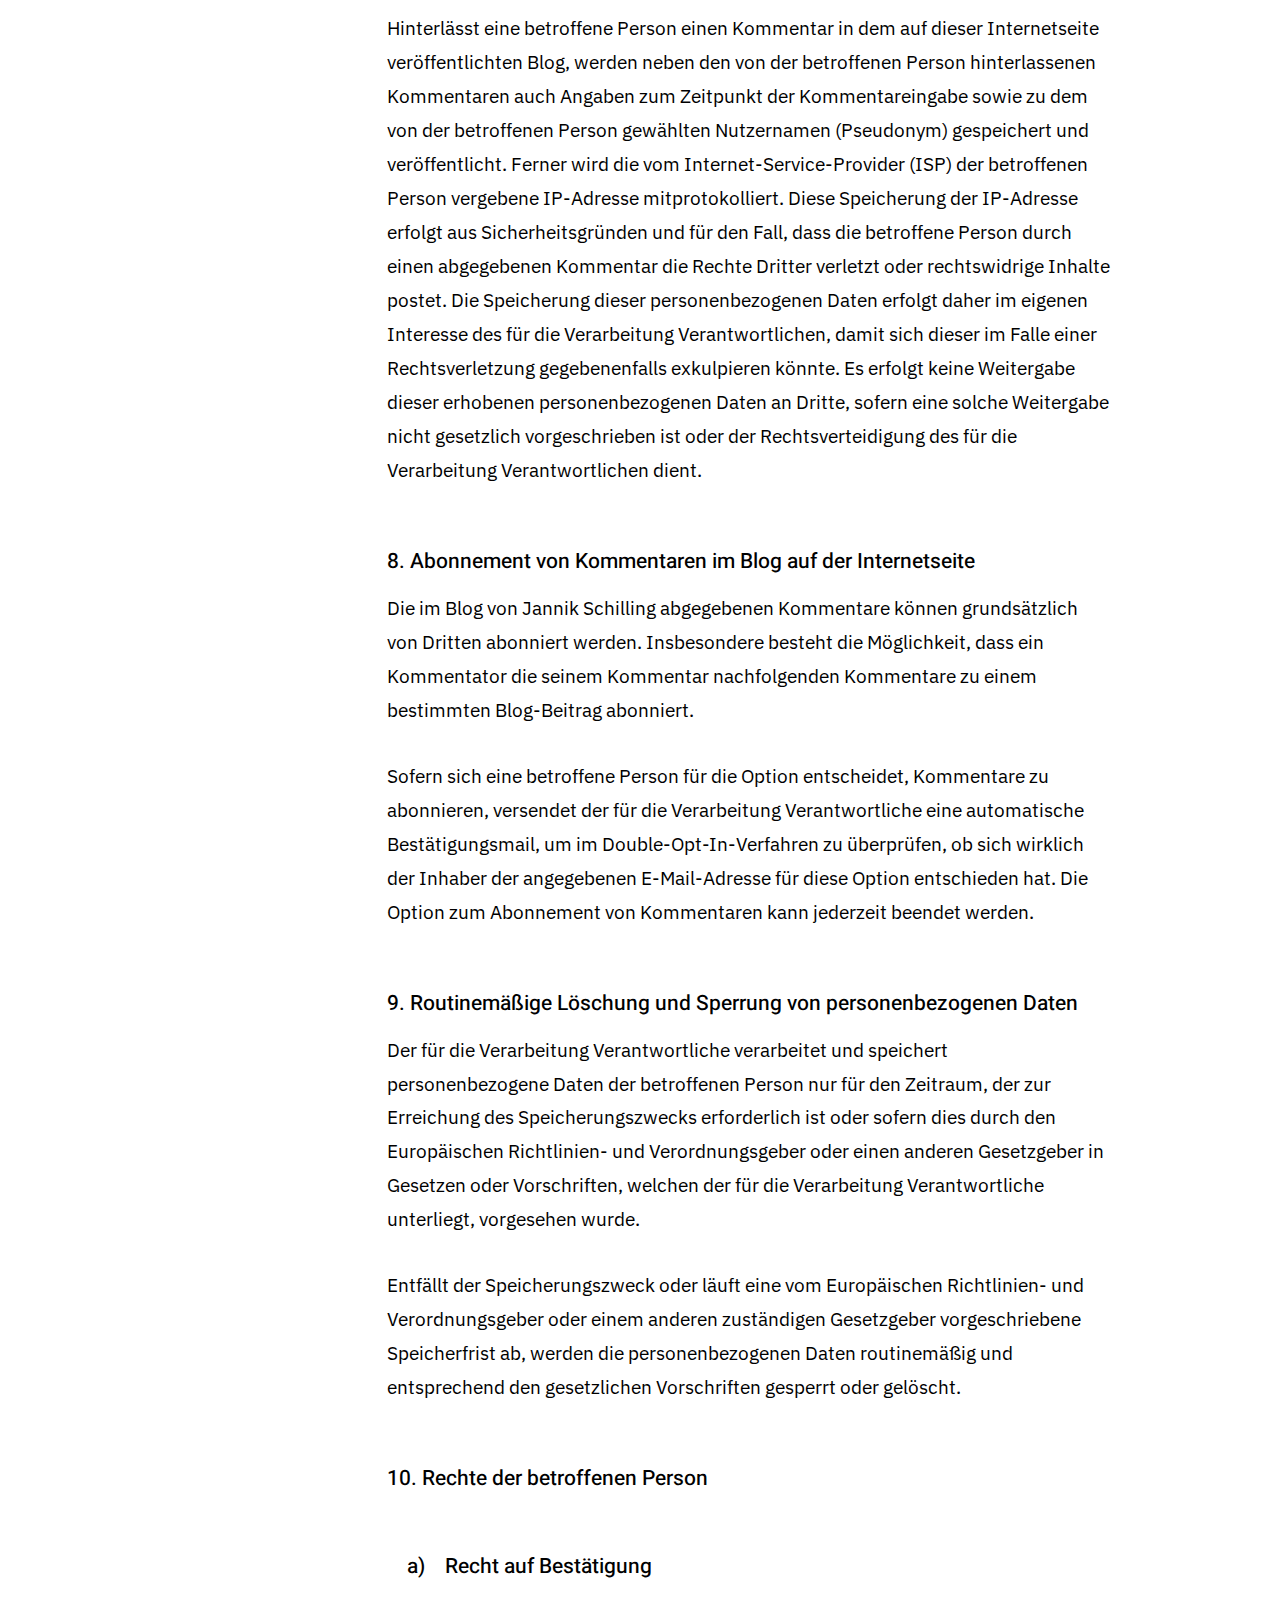
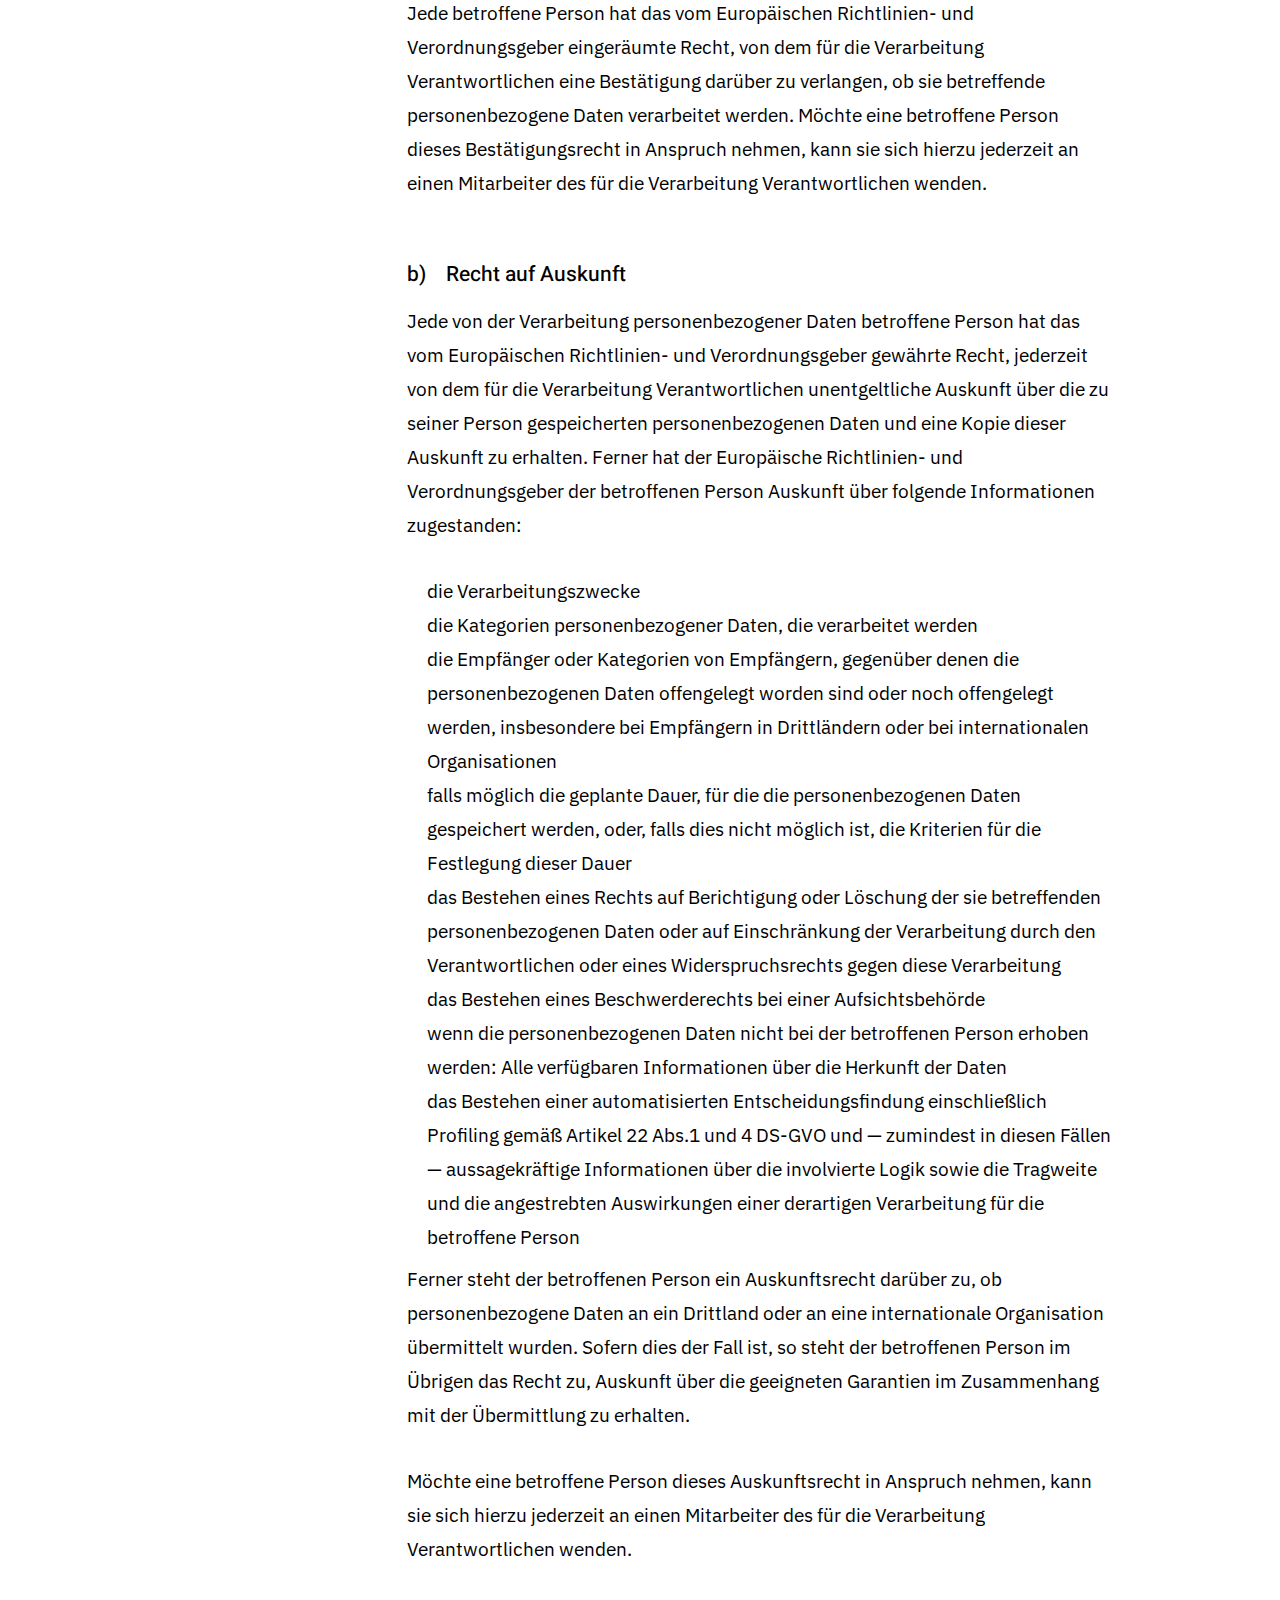
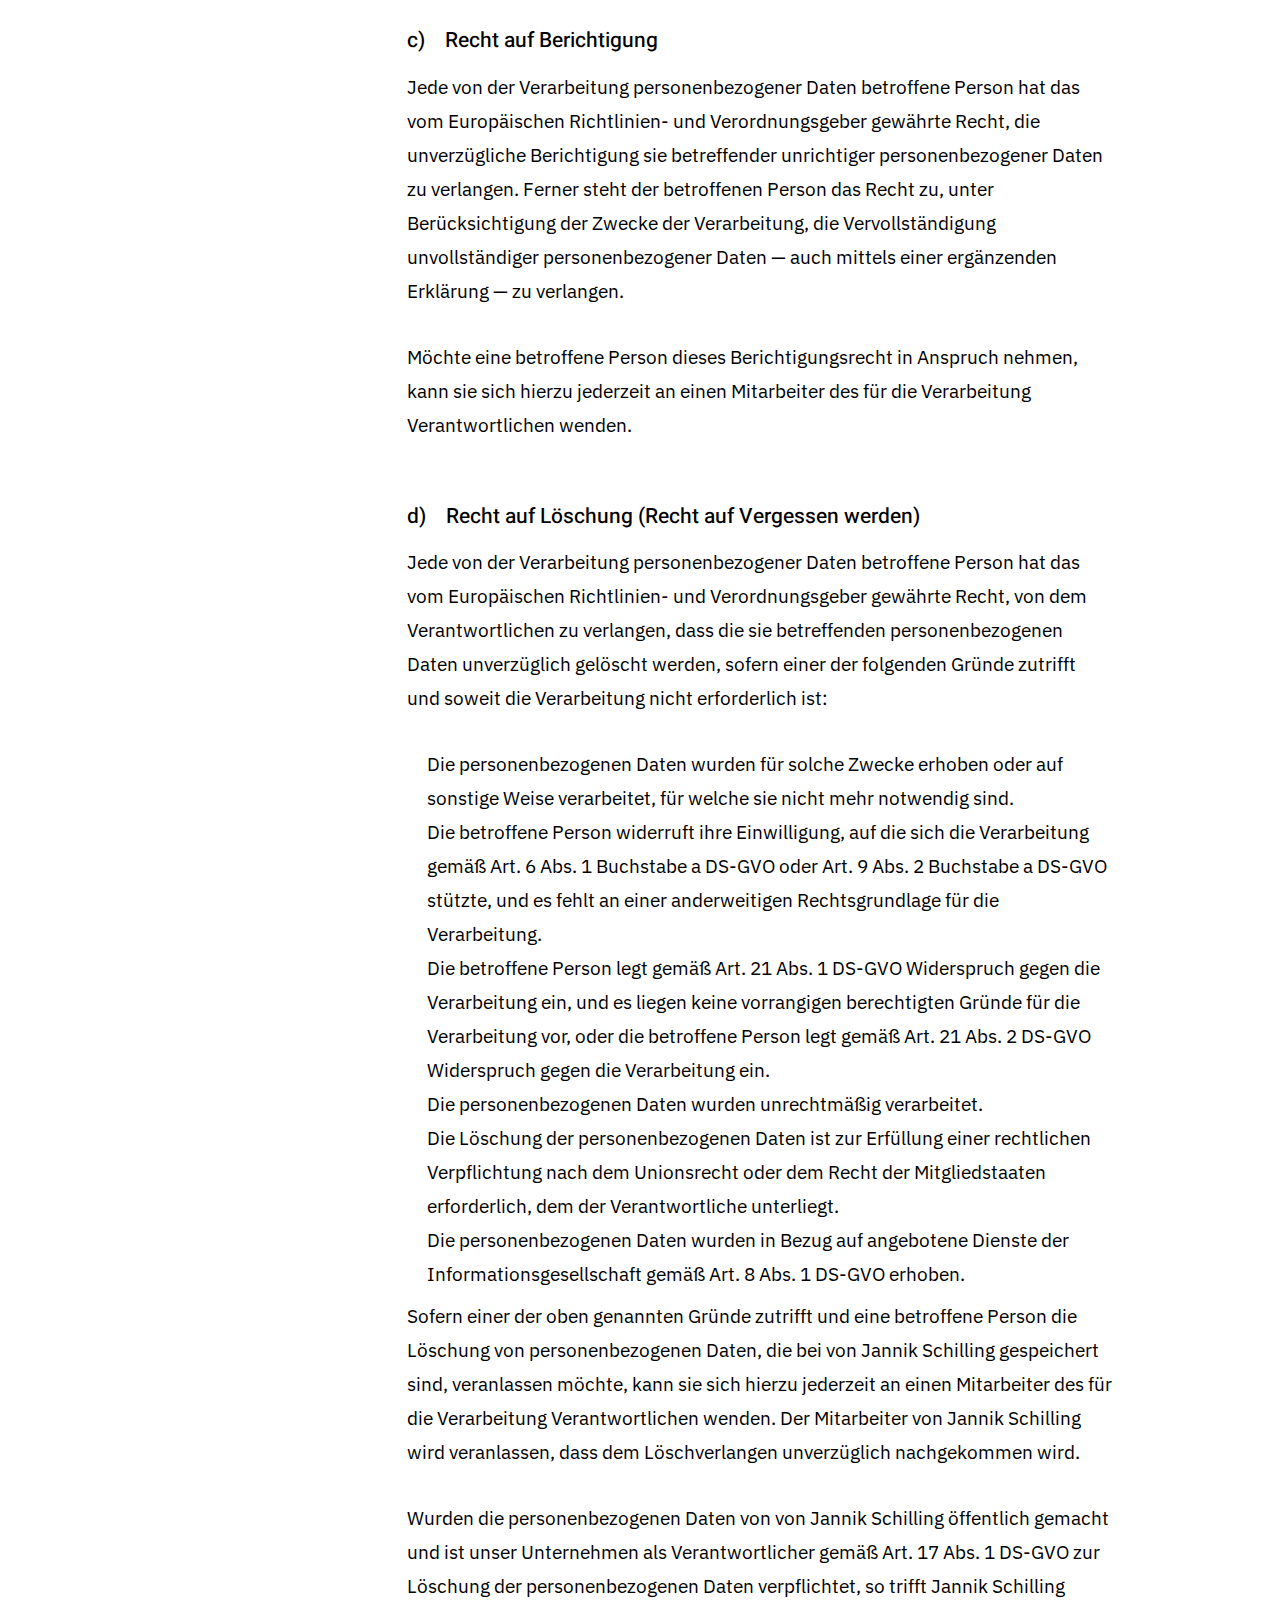
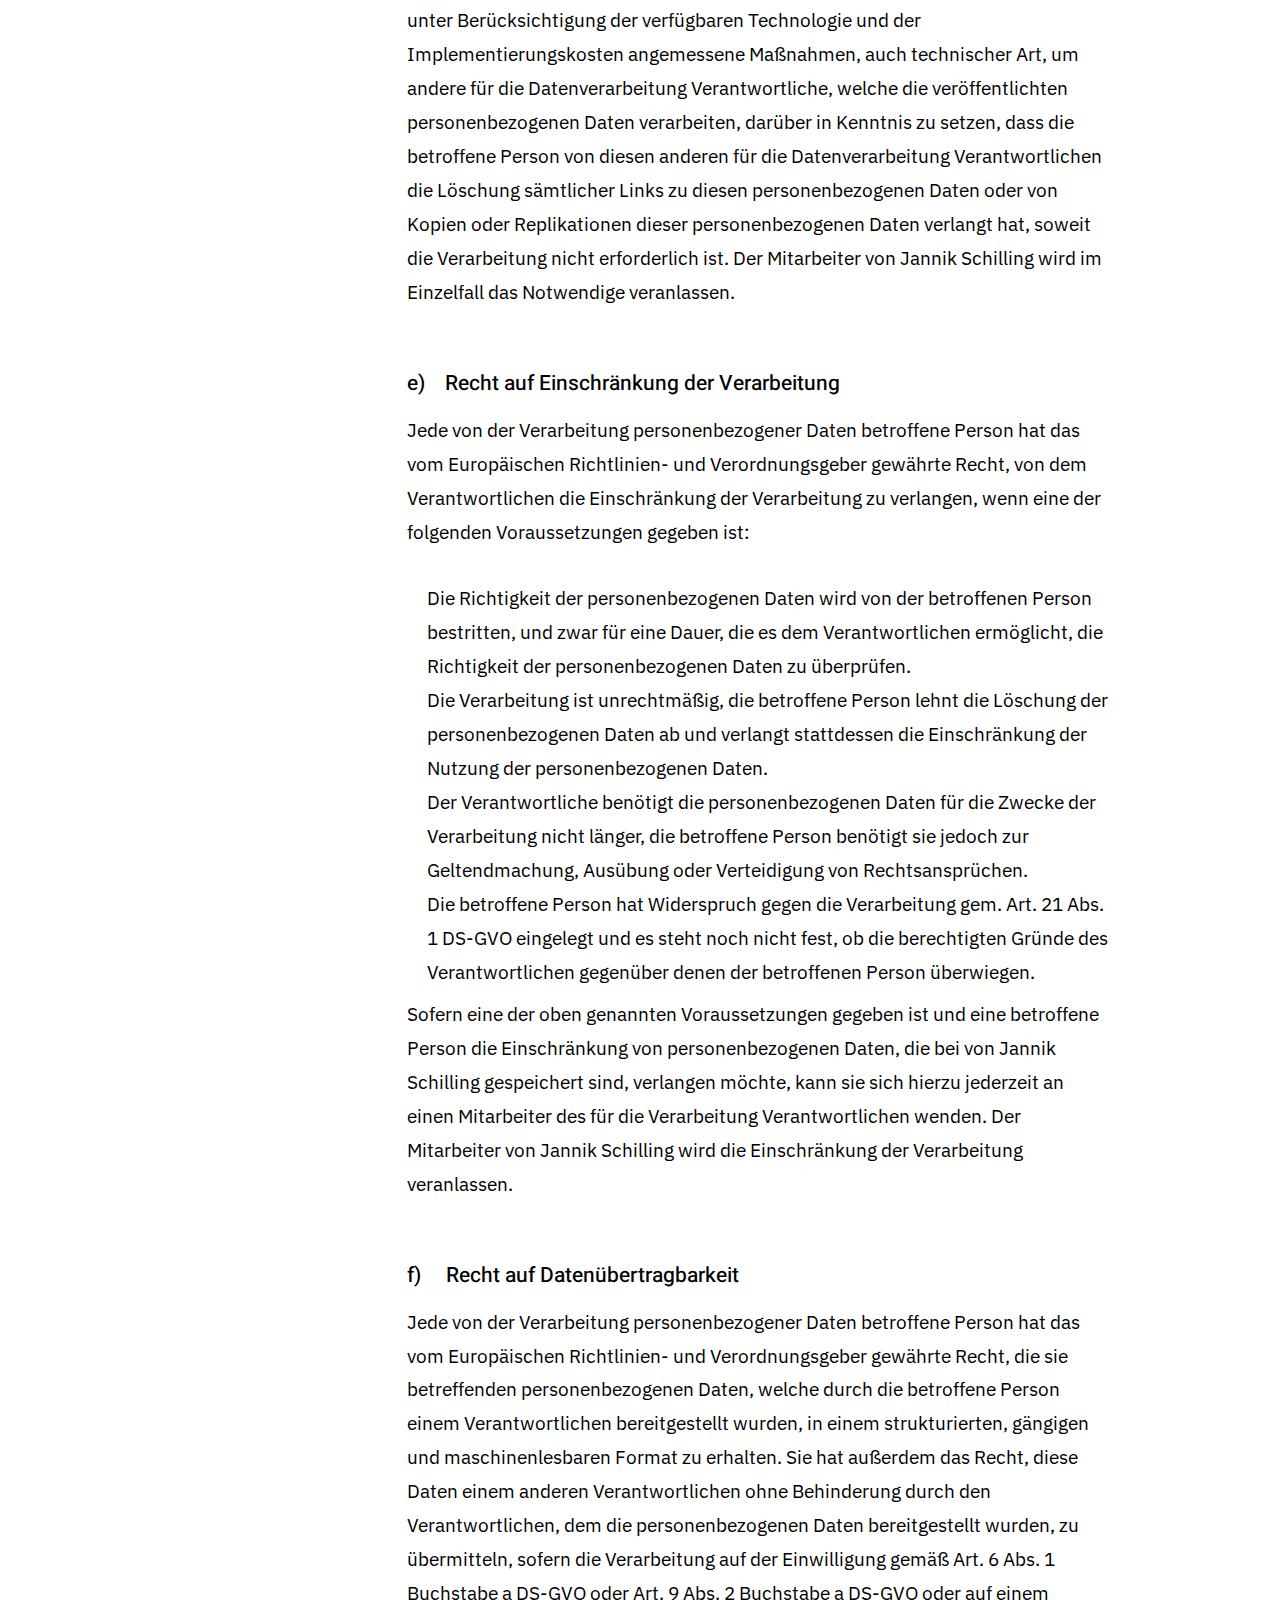
<file: datenschutz.html>
<!DOCTYPE html>
<html class="no-js" lang="en">
<head>

    <!--- basic page needs
    ================================================== -->
    <meta charset="utf-8">
    <title>Datenschutz</title>
    <meta name="description" content="">
    <meta name="author" content="Jannik Schilling">

    <!-- mobile specific metas
    ================================================== -->
    <meta name="viewport" content="width=device-width, initial-scale=1">

    <!-- CSS
    ================================================== -->
    <link rel="stylesheet" href="css/base.css">
    <link rel="stylesheet" href="css/vendor.css">
    <link rel="stylesheet" href="css/main.css">

    <!-- script
    ================================================== -->
    <script src="js/modernizr.js"></script>

    <!-- favicons
    ================================================== -->
    <link rel="apple-touch-icon" sizes="180x180" href="apple-touch-icon.png">
    <link rel="icon" type="image/png" sizes="32x32" href="favicon-32x32.png">
    <link rel="icon" type="image/png" sizes="16x16" href="favicon-16x16.png">
    <link rel="manifest" href="site.webmanifest">

</head>

<body class="ss-bg-white">

    <!-- preloader
    ================================================== -->
    <div id="preloader">
        <div id="loader" class="dots-fade">
            <div></div>
            <div></div>
            <div></div>
        </div>
    </div>

    <div id="top" class="s-wrap site-wrapper">

        <!-- site header
        ================================================== -->
        <header class="s-header header">

            <div class="header__top">
                <div class="header__logo">
                    <a class="site-logo" href="index.html">
                        <img src="images/logo.png" alt="Homepage">
                    </a>
                </div>

                <!-- toggles -->
                <a href="#0" class="header__search-trigger"></a>
                <a href="#0" class="header__menu-toggle"><span>Menu</span></a>

            </div>

            <nav class="header__nav-wrap">

 
                <ul class="header__nav">
                    <li><a href="../index.html" title="">Startseite</a></li>
                    <li class="has-children">
                        <a href="#0" title="">Kategorien</a>
                        <ul class="sub-menu">
                        <li><a href="category.html">Wirtschaft</a></li>
                        <li><a href="category.html">Politk</a></li>
                        <li><a href="category.html">Gesellschaft</a></li>
                        <li><a href="category.html">Umwelt</a></li>
                        <li><a href="category.html">Management</a></li>
                        </ul>
                    </li>
                    <li><a href="styles.html" title="">Style</a></li>
                    <li><a href="page-about.html" title="">Über mich</a></li>
                    <li><a href="page-contact.html" title="">Kontakt</a></li>
                </ul> <!-- end header__nav -->

                <ul class="header__social">
                    <li class="ss-facebook">
                        <a href="https://facebook.com/">
                            <span class="screen-reader-text">Facebook</span>
                        </a>
                    </li>
                    <li class="ss-twitter">
                        <a href="#0">
                            <span class="screen-reader-text">Twitter</span>
                        </a>
                    </li>
                    <li class="ss-dribbble">
                        <a href="#0">
                            <span class="screen-reader-text">Instagram</span>
                        </a>
                    </li>
                    <li class="ss-behance">
                        <a href="#0">
                            <span class="screen-reader-text">Behance</span>
                        </a>
                    </li>
                </ul>

            </nav> <!-- end header__nav-wrap -->

        </header> <!-- end s-header -->


        <!-- site content
        ================================================== -->
        <div class="s-content content">
            <main class="row content__page">
                
                <article class="column large-full entry format-standard">

                    <div class="content__page-header entry__header">
                        <h1 class="display-1 entry__title">
                        Datenschutz
                        </h1>

                    </div> <!-- end entry__header -->

                    <div class="entry__content">

                        <h4>Datenschutzerklärung</h4>

                        <p>Wir freuen uns sehr über Ihr Interesse an unserem Unternehmen. Datenschutz hat einen besonders hohen Stellenwert für die Geschäftsleitung von Jannik Schilling. Eine Nutzung der Internetseiten von Jannik Schilling ist grundsätzlich ohne jede Angabe personenbezogener Daten möglich. Sofern eine betroffene Person besondere Services unseres Unternehmens über unsere Internetseite in Anspruch nehmen möchte, könnte jedoch eine Verarbeitung personenbezogener Daten erforderlich werden. Ist die Verarbeitung personenbezogener Daten erforderlich und besteht für eine solche Verarbeitung keine gesetzliche Grundlage, holen wir generell eine Einwilligung der betroffenen Person ein.</p>
                        
                        <p>Die Verarbeitung personenbezogener Daten, beispielsweise des Namens, der Anschrift, E-Mail-Adresse oder Telefonnummer einer betroffenen Person, erfolgt stets im Einklang mit der Datenschutz-Grundverordnung und in Übereinstimmung mit den für Jannik Schilling geltenden landesspezifischen Datenschutzbestimmungen. Mittels dieser Datenschutzerklärung möchte unser Unternehmen die Öffentlichkeit über Art, Umfang und Zweck der von uns erhobenen, genutzten und verarbeiteten personenbezogenen Daten informieren. Ferner werden betroffene Personen mittels dieser Datenschutzerklärung über die ihnen zustehenden Rechte aufgeklärt.</p>
                        
                        <p>Jannik Schilling hat als für die Verarbeitung Verantwortlicher zahlreiche technische und organisatorische Maßnahmen umgesetzt, um einen möglichst lückenlosen Schutz der über diese Internetseite verarbeiteten personenbezogenen Daten sicherzustellen. Dennoch können Internetbasierte Datenübertragungen grundsätzlich Sicherheitslücken aufweisen, sodass ein absoluter Schutz nicht gewährleistet werden kann. Aus diesem Grund steht es jeder betroffenen Person frei, personenbezogene Daten auch auf alternativen Wegen, beispielsweise telefonisch, an uns zu übermitteln.</p>
                        
                        <h4>1. Begriffsbestimmungen</h4>
                        <p>Die Datenschutzerklärung von Jannik Schilling beruht auf den Begrifflichkeiten, die durch den Europäischen Richtlinien- und Verordnungsgeber beim Erlass der Datenschutz-Grundverordnung (DS-GVO) verwendet wurden. Unsere Datenschutzerklärung soll sowohl für die Öffentlichkeit als auch für unsere Kunden und Geschäftspartner einfach lesbar und verständlich sein. Um dies zu gewährleisten, möchten wir vorab die verwendeten Begrifflichkeiten erläutern.</p>
                        
                        <p>Wir verwenden in dieser Datenschutzerklärung unter anderem die folgenden Begriffe:</p>
                        
                        <ul style="list-style: none">
                        <li><h4>a)    personenbezogene Daten</h4>
                        <p>Personenbezogene Daten sind alle Informationen, die sich auf eine identifizierte oder identifizierbare natürliche Person (im Folgenden „betroffene Person“) beziehen. Als identifizierbar wird eine natürliche Person angesehen, die direkt oder indirekt, insbesondere mittels Zuordnung zu einer Kennung wie einem Namen, zu einer Kennnummer, zu Standortdaten, zu einer Online-Kennung oder zu einem oder mehreren besonderen Merkmalen, die Ausdruck der physischen, physiologischen, genetischen, psychischen, wirtschaftlichen, kulturellen oder sozialen Identität dieser natürlichen Person sind, identifiziert werden kann.</p>
                        </li>
                        <li><h4>b)    betroffene Person</h4>
                        <p>Betroffene Person ist jede identifizierte oder identifizierbare natürliche Person, deren personenbezogene Daten von dem für die Verarbeitung Verantwortlichen verarbeitet werden.</p>
                        </li>
                        <li><h4>c)    Verarbeitung</h4>
                        <p>Verarbeitung ist jeder mit oder ohne Hilfe automatisierter Verfahren ausgeführte Vorgang oder jede solche Vorgangsreihe im Zusammenhang mit personenbezogenen Daten wie das Erheben, das Erfassen, die Organisation, das Ordnen, die Speicherung, die Anpassung oder Veränderung, das Auslesen, das Abfragen, die Verwendung, die Offenlegung durch Übermittlung, Verbreitung oder eine andere Form der Bereitstellung, den Abgleich oder die Verknüpfung, die Einschränkung, das Löschen oder die Vernichtung.</p>
                        </li>
                        <li><h4>d)    Einschränkung der Verarbeitung</h4>
                        <p>Einschränkung der Verarbeitung ist die Markierung gespeicherter personenbezogener Daten mit dem Ziel, ihre künftige Verarbeitung einzuschränken.</p>
                        </li>
                        <li><h4>e)    Profiling</h4>
                        <p>Profiling ist jede Art der automatisierten Verarbeitung personenbezogener Daten, die darin besteht, dass diese personenbezogenen Daten verwendet werden, um bestimmte persönliche Aspekte, die sich auf eine natürliche Person beziehen, zu bewerten, insbesondere, um Aspekte bezüglich Arbeitsleistung, wirtschaftlicher Lage, Gesundheit, persönlicher Vorlieben, Interessen, Zuverlässigkeit, Verhalten, Aufenthaltsort oder Ortswechsel dieser natürlichen Person zu analysieren oder vorherzusagen.</p>
                        </li>
                        <li><h4>f)     Pseudonymisierung</h4>
                        <p>Pseudonymisierung ist die Verarbeitung personenbezogener Daten in einer Weise, auf welche die personenbezogenen Daten ohne Hinzuziehung zusätzlicher Informationen nicht mehr einer spezifischen betroffenen Person zugeordnet werden können, sofern diese zusätzlichen Informationen gesondert aufbewahrt werden und technischen und organisatorischen Maßnahmen unterliegen, die gewährleisten, dass die personenbezogenen Daten nicht einer identifizierten oder identifizierbaren natürlichen Person zugewiesen werden.</p>
                        </li>
                        <li><h4>g)    Verantwortlicher oder für die Verarbeitung Verantwortlicher</h4>
                        <p>Verantwortlicher oder für die Verarbeitung Verantwortlicher ist die natürliche oder juristische Person, Behörde, Einrichtung oder andere Stelle, die allein oder gemeinsam mit anderen über die Zwecke und Mittel der Verarbeitung von personenbezogenen Daten entscheidet. Sind die Zwecke und Mittel dieser Verarbeitung durch das Unionsrecht oder das Recht der Mitgliedstaaten vorgegeben, so kann der Verantwortliche beziehungsweise können die bestimmten Kriterien seiner Benennung nach dem Unionsrecht oder dem Recht der Mitgliedstaaten vorgesehen werden.</p>
                        </li>
                        <li><h4>h)    Auftragsverarbeiter</h4>
                        <p>Auftragsverarbeiter ist eine natürliche oder juristische Person, Behörde, Einrichtung oder andere Stelle, die personenbezogene Daten im Auftrag des Verantwortlichen verarbeitet.</p>
                        </li>
                        <li><h4>i)      Empfänger</h4>
                        <p>Empfänger ist eine natürliche oder juristische Person, Behörde, Einrichtung oder andere Stelle, der personenbezogene Daten offengelegt werden, unabhängig davon, ob es sich bei ihr um einen Dritten handelt oder nicht. Behörden, die im Rahmen eines bestimmten Untersuchungsauftrags nach dem Unionsrecht oder dem Recht der Mitgliedstaaten möglicherweise personenbezogene Daten erhalten, gelten jedoch nicht als Empfänger.</p>
                        </li>
                        <li><h4>j)      Dritter</h4>
                        <p>Dritter ist eine natürliche oder juristische Person, Behörde, Einrichtung oder andere Stelle außer der betroffenen Person, dem Verantwortlichen, dem Auftragsverarbeiter und den Personen, die unter der unmittelbaren Verantwortung des Verantwortlichen oder des Auftragsverarbeiters befugt sind, die personenbezogenen Daten zu verarbeiten.</p>
                        </li>
                        <li><h4>k)    Einwilligung</h4>
                        <p>Einwilligung ist jede von der betroffenen Person freiwillig für den bestimmten Fall in informierter Weise und unmissverständlich abgegebene Willensbekundung in Form einer Erklärung oder einer sonstigen eindeutigen bestätigenden Handlung, mit der die betroffene Person zu verstehen gibt, dass sie mit der Verarbeitung der sie betreffenden personenbezogenen Daten einverstanden ist.</p>
                        </li>
                        </ul>
                        
                        <h4>2. Name und Anschrift des für die Verarbeitung Verantwortlichen</h4>
                        <p>Verantwortlicher im Sinne der Datenschutz-Grundverordnung, sonstiger in den Mitgliedstaaten der Europäischen Union geltenden Datenschutzgesetze und anderer Bestimmungen mit datenschutzrechtlichem Charakter ist die:</p>
                        
                        <p>Jannik Schilling</p>
                        <p>Espluguesring 23</p>
                        <p>22926 Ahrensburg</p>
                        <p>Deutschland</p>
                        <p>Tel.: 04102303074</p>
                        <p>E-Mail: Jannik@Schilling.land</p>
                        <p>Website: www.jannik-schilling.com</p>
                        
                        <h4>3. Erfassung von allgemeinen Daten und Informationen</h4>
                        <p>Die Internetseite von Jannik Schilling erfasst mit jedem Aufruf der Internetseite durch eine betroffene Person oder ein automatisiertes System eine Reihe von allgemeinen Daten und Informationen. Diese allgemeinen Daten und Informationen werden in den Logfiles des Servers gespeichert. Erfasst werden können die (1) verwendeten Browsertypen und Versionen, (2) das vom zugreifenden System verwendete Betriebssystem, (3) die Internetseite, von welcher ein zugreifendes System auf unsere Internetseite gelangt (sogenannte Referrer), (4) die Unterwebseiten, welche über ein zugreifendes System auf unserer Internetseite angesteuert werden, (5) das Datum und die Uhrzeit eines Zugriffs auf die Internetseite, (6) eine Internet-Protokoll-Adresse (IP-Adresse), (7) der Internet-Service-Provider des zugreifenden Systems und (8) sonstige ähnliche Daten und Informationen, die der Gefahrenabwehr im Falle von Angriffen auf unsere informationstechnologischen Systeme dienen.</p>
                        
                        <p>Bei der Nutzung dieser allgemeinen Daten und Informationen zieht Jannik Schilling keine Rückschlüsse auf die betroffene Person. Diese Informationen werden vielmehr benötigt, um (1) die Inhalte unserer Internetseite korrekt auszuliefern, (2) die Inhalte unserer Internetseite sowie die Werbung für diese zu optimieren, (3) die dauerhafte Funktionsfähigkeit unserer informationstechnologischen Systeme und der Technik unserer Internetseite zu gewährleisten sowie (4) um Strafverfolgungsbehörden im Falle eines Cyberangriffes die zur Strafverfolgung notwendigen Informationen bereitzustellen. Diese anonym erhobenen Daten und Informationen werden durch Jannik Schilling daher einerseits statistisch und ferner mit dem Ziel ausgewertet, den Datenschutz und die Datensicherheit in unserem Unternehmen zu erhöhen, um letztlich ein optimales Schutzniveau für die von uns verarbeiteten personenbezogenen Daten sicherzustellen. Die anonymen Daten der Server-Logfiles werden getrennt von allen durch eine betroffene Person angegebenen personenbezogenen Daten gespeichert.</p>
                        
                        <h4>4. Abonnement unseres Newsletters</h4>
                        <p>Auf der Internetseite von Jannik Schilling wird den Benutzern die Möglichkeit eingeräumt, den Newsletter unseres Unternehmens zu abonnieren. Welche personenbezogenen Daten bei der Bestellung des Newsletters an den für die Verarbeitung Verantwortlichen übermittelt werden, ergibt sich aus der hierzu verwendeten Eingabemaske.</p>
                        
                        <p>Jannik Schilling informiert ihre Kunden und Geschäftspartner in regelmäßigen Abständen im Wege eines Newsletters über Angebote des Unternehmens. Der Newsletter unseres Unternehmens kann von der betroffenen Person grundsätzlich nur dann empfangen werden, wenn (1) die betroffene Person über eine gültige E-Mail-Adresse verfügt und (2) die betroffene Person sich für den Newsletterversand registriert. An die von einer betroffenen Person erstmalig für den Newsletterversand eingetragene E-Mail-Adresse wird aus rechtlichen Gründen eine Bestätigungsmail im Double-Opt-In-Verfahren versendet. Diese Bestätigungsmail dient der Überprüfung, ob der Inhaber der E-Mail-Adresse als betroffene Person den Empfang des Newsletters autorisiert hat.</p>
                        
                        <p>Bei der Anmeldung zum Newsletter speichern wir ferner die vom Internet-Service-Provider (ISP) vergebene IP-Adresse des von der betroffenen Person zum Zeitpunkt der Anmeldung verwendeten Computersystems sowie das Datum und die Uhrzeit der Anmeldung. Die Erhebung dieser Daten ist erforderlich, um den(möglichen) Missbrauch der E-Mail-Adresse einer betroffenen Person zu einem späteren Zeitpunkt nachvollziehen zu können und dient deshalb der rechtlichen Absicherung des für die Verarbeitung Verantwortlichen.</p>
                        
                        <p>Die im Rahmen einer Anmeldung zum Newsletter erhobenen personenbezogenen Daten werden ausschließlich zum Versand unseres Newsletters verwendet. Ferner könnten Abonnenten des Newsletters per E-Mail informiert werden, sofern dies für den Betrieb des Newsletter-Dienstes oder eine diesbezügliche Registrierung erforderlich ist, wie dies im Falle von Änderungen am Newsletterangebot oder bei der Veränderung der technischen Gegebenheiten der Fall sein könnte. Es erfolgt keine Weitergabe der im Rahmen des Newsletter-Dienstes erhobenen personenbezogenen Daten an Dritte. Das Abonnement unseres Newsletters kann durch die betroffene Person jederzeit gekündigt werden. Die Einwilligung in die Speicherung personenbezogener Daten, die die betroffene Person uns für den Newsletterversand erteilt hat, kann jederzeit widerrufen werden. Zum Zwecke des Widerrufs der Einwilligung findet sich in jedem Newsletter ein entsprechender Link. Ferner besteht die Möglichkeit, sich jederzeit auch direkt auf der Internetseite des für die Verarbeitung Verantwortlichen vom Newsletterversand abzumelden oder dies dem für die Verarbeitung Verantwortlichen auf andere Weise mitzuteilen.</p>
                        
                        <h4>5. Newsletter-Tracking</h4>
                        <p>Die Newsletter von Jannik Schilling enthalten sogenannte Zählpixel. Ein Zählpixel ist eine Miniaturgrafik, die in solche E-Mails eingebettet wird, welche im HTML-Format versendet werden, um eine Logdatei-Aufzeichnung und eine Logdatei-Analyse zu ermöglichen. Dadurch kann eine statistische Auswertung des Erfolges oder Misserfolges von Online-Marketing-Kampagnen durchgeführt werden. Anhand des eingebetteten Zählpixels kann Jannik Schilling erkennen, ob und wann eine E-Mail von einer betroffenen Person geöffnet wurde und welche in der E-Mail befindlichen Links von der betroffenen Person aufgerufen wurden.</p>
                        
                        <p>Solche über die in den Newslettern enthaltenen Zählpixel erhobenen personenbezogenen Daten, werden von dem für die Verarbeitung Verantwortlichen gespeichert und ausgewertet, um den Newsletterversand zu optimieren und den Inhalt zukünftiger Newsletter noch besser den Interessen der betroffenen Person anzupassen. Diese personenbezogenen Daten werden nicht an Dritte weitergegeben. Betroffene Personen sind jederzeit berechtigt, die diesbezügliche gesonderte, über das Double-Opt-In-Verfahren abgegebene Einwilligungserklärung zu widerrufen. Nach einem Widerruf werden diese personenbezogenen Daten von dem für die Verarbeitung Verantwortlichen gelöscht. Eine Abmeldung vom Erhalt des Newsletters deutet Jannik Schilling automatisch als Widerruf.</p>
                        
                        <h4>6. Kontaktmöglichkeit über die Internetseite</h4>
                        <p>Die Internetseite von Jannik Schilling enthält aufgrund von gesetzlichen Vorschriften Angaben, die eine schnelle elektronische Kontaktaufnahme zu unserem Unternehmen sowie eine unmittelbare Kommunikation mit uns ermöglichen, was ebenfalls eine allgemeine Adresse der sogenannten elektronischen Post (E-Mail-Adresse) umfasst. Sofern eine betroffene Person per E-Mail oder über ein Kontaktformular den Kontakt mit dem für die Verarbeitung Verantwortlichen aufnimmt, werden die von der betroffenen Person übermittelten personenbezogenen Daten automatisch gespeichert. Solche auf freiwilliger Basis von einer betroffenen Person an den für die Verarbeitung Verantwortlichen übermittelten personenbezogenen Daten werden für Zwecke der Bearbeitung oder der Kontaktaufnahme zur betroffenen Person gespeichert. Es erfolgt keine Weitergabe dieser personenbezogenen Daten an Dritte.</p>
                        
                        <h4>7. Kommentarfunktion im Blog auf der Internetseite</h4>
                        <p>Jannik Schilling bietet den Nutzern auf einem Blog, der sich auf der Internetseite des für die Verarbeitung Verantwortlichen befindet, die Möglichkeit, individuelle Kommentare zu einzelnen Blog-Beiträgen zu hinterlassen. Ein Blog ist ein auf einer Internetseite geführtes, in der Regel öffentlich einsehbares Portal, in welchem eine oder mehrere Personen, die Blogger oder Web-Blogger genannt werden, Artikel posten oder Gedanken in sogenannten Blogposts niederschreiben können. Die Blogposts können in der Regel von Dritten kommentiert werden.</p>
                        
                        <p>Hinterlässt eine betroffene Person einen Kommentar in dem auf dieser Internetseite veröffentlichten Blog, werden neben den von der betroffenen Person hinterlassenen Kommentaren auch Angaben zum Zeitpunkt der Kommentareingabe sowie zu dem von der betroffenen Person gewählten Nutzernamen (Pseudonym) gespeichert und veröffentlicht. Ferner wird die vom Internet-Service-Provider (ISP) der betroffenen Person vergebene IP-Adresse mitprotokolliert. Diese Speicherung der IP-Adresse erfolgt aus Sicherheitsgründen und für den Fall, dass die betroffene Person durch einen abgegebenen Kommentar die Rechte Dritter verletzt oder rechtswidrige Inhalte postet. Die Speicherung dieser personenbezogenen Daten erfolgt daher im eigenen Interesse des für die Verarbeitung Verantwortlichen, damit sich dieser im Falle einer Rechtsverletzung gegebenenfalls exkulpieren könnte. Es erfolgt keine Weitergabe dieser erhobenen personenbezogenen Daten an Dritte, sofern eine solche Weitergabe nicht gesetzlich vorgeschrieben ist oder der Rechtsverteidigung des für die Verarbeitung Verantwortlichen dient.</p>
                        
                        <h4>8. Abonnement von Kommentaren im Blog auf der Internetseite</h4>
                        <p>Die im Blog von Jannik Schilling abgegebenen Kommentare können grundsätzlich von Dritten abonniert werden. Insbesondere besteht die Möglichkeit, dass ein Kommentator die seinem Kommentar nachfolgenden Kommentare zu einem bestimmten Blog-Beitrag abonniert.</p>
                        
                        <p>Sofern sich eine betroffene Person für die Option entscheidet, Kommentare zu abonnieren, versendet der für die Verarbeitung Verantwortliche eine automatische Bestätigungsmail, um im Double-Opt-In-Verfahren zu überprüfen, ob sich wirklich der Inhaber der angegebenen E-Mail-Adresse für diese Option entschieden hat. Die Option zum Abonnement von Kommentaren kann jederzeit beendet werden.</p>
                        
                        <h4>9. Routinemäßige Löschung und Sperrung von personenbezogenen Daten</h4>
                        <p>Der für die Verarbeitung Verantwortliche verarbeitet und speichert personenbezogene Daten der betroffenen Person nur für den Zeitraum, der zur Erreichung des Speicherungszwecks erforderlich ist oder sofern dies durch den Europäischen Richtlinien- und Verordnungsgeber oder einen anderen Gesetzgeber in Gesetzen oder Vorschriften, welchen der für die Verarbeitung Verantwortliche unterliegt, vorgesehen wurde.</p>
                        
                        <p>Entfällt der Speicherungszweck oder läuft eine vom Europäischen Richtlinien- und Verordnungsgeber oder einem anderen zuständigen Gesetzgeber vorgeschriebene Speicherfrist ab, werden die personenbezogenen Daten routinemäßig und entsprechend den gesetzlichen Vorschriften gesperrt oder gelöscht.</p>
                        
                        <h4>10. Rechte der betroffenen Person</h4>
                        <ul style="list-style: none;">
                        <li><h4>a)    Recht auf Bestätigung</h4>
                        <p>Jede betroffene Person hat das vom Europäischen Richtlinien- und Verordnungsgeber eingeräumte Recht, von dem für die Verarbeitung Verantwortlichen eine Bestätigung darüber zu verlangen, ob sie betreffende personenbezogene Daten verarbeitet werden. Möchte eine betroffene Person dieses Bestätigungsrecht in Anspruch nehmen, kann sie sich hierzu jederzeit an einen Mitarbeiter des für die Verarbeitung Verantwortlichen wenden.</p>
                        </li>
                        <li><h4>b)    Recht auf Auskunft</h4>
                        <p>Jede von der Verarbeitung personenbezogener Daten betroffene Person hat das vom Europäischen Richtlinien- und Verordnungsgeber gewährte Recht, jederzeit von dem für die Verarbeitung Verantwortlichen unentgeltliche Auskunft über die zu seiner Person gespeicherten personenbezogenen Daten und eine Kopie dieser Auskunft zu erhalten. Ferner hat der Europäische Richtlinien- und Verordnungsgeber der betroffenen Person Auskunft über folgende Informationen zugestanden:</p>
                        
                        <ul style="list-style: none;">
                        <li>die Verarbeitungszwecke</li>
                        <li>die Kategorien personenbezogener Daten, die verarbeitet werden</li>
                        <li>die Empfänger oder Kategorien von Empfängern, gegenüber denen die personenbezogenen Daten offengelegt worden sind oder noch offengelegt werden, insbesondere bei Empfängern in Drittländern oder bei internationalen Organisationen</li>
                        <li>falls möglich die geplante Dauer, für die die personenbezogenen Daten gespeichert werden, oder, falls dies nicht möglich ist, die Kriterien für die Festlegung dieser Dauer</li>
                        <li>das Bestehen eines Rechts auf Berichtigung oder Löschung der sie betreffenden personenbezogenen Daten oder auf Einschränkung der Verarbeitung durch den Verantwortlichen oder eines Widerspruchsrechts gegen diese Verarbeitung</li>
                        <li>das Bestehen eines Beschwerderechts bei einer Aufsichtsbehörde</li>
                        <li>wenn die personenbezogenen Daten nicht bei der betroffenen Person erhoben werden: Alle verfügbaren Informationen über die Herkunft der Daten</li>
                        <li>das Bestehen einer automatisierten Entscheidungsfindung einschließlich Profiling gemäß Artikel 22 Abs.1 und 4 DS-GVO und — zumindest in diesen Fällen — aussagekräftige Informationen über die involvierte Logik sowie die Tragweite und die angestrebten Auswirkungen einer derartigen Verarbeitung für die betroffene Person</li>
                        
                        </ul>
                        <p>Ferner steht der betroffenen Person ein Auskunftsrecht darüber zu, ob personenbezogene Daten an ein Drittland oder an eine internationale Organisation übermittelt wurden. Sofern dies der Fall ist, so steht der betroffenen Person im Übrigen das Recht zu, Auskunft über die geeigneten Garantien im Zusammenhang mit der Übermittlung zu erhalten.</p>
                        
                        <p>Möchte eine betroffene Person dieses Auskunftsrecht in Anspruch nehmen, kann sie sich hierzu jederzeit an einen Mitarbeiter des für die Verarbeitung Verantwortlichen wenden.</p>
                        </li>
                        <li><h4>c)    Recht auf Berichtigung</h4>
                        <p>Jede von der Verarbeitung personenbezogener Daten betroffene Person hat das vom Europäischen Richtlinien- und Verordnungsgeber gewährte Recht, die unverzügliche Berichtigung sie betreffender unrichtiger personenbezogener Daten zu verlangen. Ferner steht der betroffenen Person das Recht zu, unter Berücksichtigung der Zwecke der Verarbeitung, die Vervollständigung unvollständiger personenbezogener Daten — auch mittels einer ergänzenden Erklärung — zu verlangen.</p>
                        
                        <p>Möchte eine betroffene Person dieses Berichtigungsrecht in Anspruch nehmen, kann sie sich hierzu jederzeit an einen Mitarbeiter des für die Verarbeitung Verantwortlichen wenden.</p></li>
                        <li>
                        <h4>d)    Recht auf Löschung (Recht auf Vergessen werden)</h4>
                        <p>Jede von der Verarbeitung personenbezogener Daten betroffene Person hat das vom Europäischen Richtlinien- und Verordnungsgeber gewährte Recht, von dem Verantwortlichen zu verlangen, dass die sie betreffenden personenbezogenen Daten unverzüglich gelöscht werden, sofern einer der folgenden Gründe zutrifft und soweit die Verarbeitung nicht erforderlich ist:</p>
                        
                        <ul style="list-style: none;">
                        <li>Die personenbezogenen Daten wurden für solche Zwecke erhoben oder auf sonstige Weise verarbeitet, für welche sie nicht mehr notwendig sind.</li>
                        <li>Die betroffene Person widerruft ihre Einwilligung, auf die sich die Verarbeitung gemäß Art. 6 Abs. 1 Buchstabe a DS-GVO oder Art. 9 Abs. 2 Buchstabe a DS-GVO stützte, und es fehlt an einer anderweitigen Rechtsgrundlage für die Verarbeitung.</li>
                        <li>Die betroffene Person legt gemäß Art. 21 Abs. 1 DS-GVO Widerspruch gegen die Verarbeitung ein, und es liegen keine vorrangigen berechtigten Gründe für die Verarbeitung vor, oder die betroffene Person legt gemäß Art. 21 Abs. 2 DS-GVO Widerspruch gegen die Verarbeitung ein.</li>
                        <li>Die personenbezogenen Daten wurden unrechtmäßig verarbeitet.</li>
                        <li>Die Löschung der personenbezogenen Daten ist zur Erfüllung einer rechtlichen Verpflichtung nach dem Unionsrecht oder dem Recht der Mitgliedstaaten erforderlich, dem der Verantwortliche unterliegt.</li>
                        <li>Die personenbezogenen Daten wurden in Bezug auf angebotene Dienste der Informationsgesellschaft gemäß Art. 8 Abs. 1 DS-GVO erhoben.</li>
                        
                        </ul>
                        <p>Sofern einer der oben genannten Gründe zutrifft und eine betroffene Person die Löschung von personenbezogenen Daten, die bei von Jannik Schilling gespeichert sind, veranlassen möchte, kann sie sich hierzu jederzeit an einen Mitarbeiter des für die Verarbeitung Verantwortlichen wenden. Der Mitarbeiter von Jannik Schilling wird veranlassen, dass dem Löschverlangen unverzüglich nachgekommen wird.</p>
                        
                        <p>Wurden die personenbezogenen Daten von von Jannik Schilling öffentlich gemacht und ist unser Unternehmen als Verantwortlicher gemäß Art. 17 Abs. 1 DS-GVO zur Löschung der personenbezogenen Daten verpflichtet, so trifft Jannik Schilling unter Berücksichtigung der verfügbaren Technologie und der Implementierungskosten angemessene Maßnahmen, auch technischer Art, um andere für die Datenverarbeitung Verantwortliche, welche die veröffentlichten personenbezogenen Daten verarbeiten, darüber in Kenntnis zu setzen, dass die betroffene Person von diesen anderen für die Datenverarbeitung Verantwortlichen die Löschung sämtlicher Links zu diesen personenbezogenen Daten oder von Kopien oder Replikationen dieser personenbezogenen Daten verlangt hat, soweit die Verarbeitung nicht erforderlich ist. Der Mitarbeiter von Jannik Schilling wird im Einzelfall das Notwendige veranlassen.</p>
                        </li>
                        <li><h4>e)    Recht auf Einschränkung der Verarbeitung</h4>
                        <p>Jede von der Verarbeitung personenbezogener Daten betroffene Person hat das vom Europäischen Richtlinien- und Verordnungsgeber gewährte Recht, von dem Verantwortlichen die Einschränkung der Verarbeitung zu verlangen, wenn eine der folgenden Voraussetzungen gegeben ist:</p>
                        
                        <ul style="list-style: none;">
                        <li>Die Richtigkeit der personenbezogenen Daten wird von der betroffenen Person bestritten, und zwar für eine Dauer, die es dem Verantwortlichen ermöglicht, die Richtigkeit der personenbezogenen Daten zu überprüfen.</li>
                        <li>Die Verarbeitung ist unrechtmäßig, die betroffene Person lehnt die Löschung der personenbezogenen Daten ab und verlangt stattdessen die Einschränkung der Nutzung der personenbezogenen Daten.</li>
                        <li>Der Verantwortliche benötigt die personenbezogenen Daten für die Zwecke der Verarbeitung nicht länger, die betroffene Person benötigt sie jedoch zur Geltendmachung, Ausübung oder Verteidigung von Rechtsansprüchen.</li>
                        <li>Die betroffene Person hat Widerspruch gegen die Verarbeitung gem. Art. 21 Abs. 1 DS-GVO eingelegt und es steht noch nicht fest, ob die berechtigten Gründe des Verantwortlichen gegenüber denen der betroffenen Person überwiegen.</li>
                        
                        </ul>
                        <p>Sofern eine der oben genannten Voraussetzungen gegeben ist und eine betroffene Person die Einschränkung von personenbezogenen Daten, die bei von Jannik Schilling gespeichert sind, verlangen möchte, kann sie sich hierzu jederzeit an einen Mitarbeiter des für die Verarbeitung Verantwortlichen wenden. Der Mitarbeiter von Jannik Schilling wird die Einschränkung der Verarbeitung veranlassen.</p>
                        </li>
                        <li><h4>f)     Recht auf Datenübertragbarkeit</h4>
                        <p>Jede von der Verarbeitung personenbezogener Daten betroffene Person hat das vom Europäischen Richtlinien- und Verordnungsgeber gewährte Recht, die sie betreffenden personenbezogenen Daten, welche durch die betroffene Person einem Verantwortlichen bereitgestellt wurden, in einem strukturierten, gängigen und maschinenlesbaren Format zu erhalten. Sie hat außerdem das Recht, diese Daten einem anderen Verantwortlichen ohne Behinderung durch den Verantwortlichen, dem die personenbezogenen Daten bereitgestellt wurden, zu übermitteln, sofern die Verarbeitung auf der Einwilligung gemäß Art. 6 Abs. 1 Buchstabe a DS-GVO oder Art. 9 Abs. 2 Buchstabe a DS-GVO oder auf einem Vertrag gemäß Art. 6 Abs. 1 Buchstabe b DS-GVO beruht und die Verarbeitung mithilfe automatisierter Verfahren erfolgt, sofern die Verarbeitung nicht für die Wahrnehmung einer Aufgabe erforderlich ist, die im öffentlichen Interesse liegt oder in Ausübung öffentlicher Gewalt erfolgt, welche dem Verantwortlichen übertragen wurde.</p>
                        
                        <p>Ferner hat die betroffene Person bei der Ausübung ihres Rechts auf Datenübertragbarkeit gemäß Art. 20 Abs. 1 DS-GVO das Recht, zu erwirken, dass die personenbezogenen Daten direkt von einem Verantwortlichen an einen anderen Verantwortlichen übermittelt werden, soweit dies technisch machbar ist und sofern hiervon nicht die Rechte und Freiheiten anderer Personen beeinträchtigt werden.</p>
                        
                        <p>Zur Geltendmachung des Rechts auf Datenübertragbarkeit kann sich die betroffene Person jederzeit an einen Mitarbeiter von Jannik Schilling wenden.</p>
                        
                        </li>
                        <li>
                        <h4>g)    Recht auf Widerspruch</h4>
                        <p>Jede von der Verarbeitung personenbezogener Daten betroffene Person hat das vom Europäischen Richtlinien- und Verordnungsgeber gewährte Recht, aus Gründen, die sich aus ihrer besonderen Situation ergeben, jederzeit gegen die Verarbeitung sie betreffender personenbezogener Daten, die aufgrund von Art. 6 Abs. 1 Buchstaben e oder f DS-GVO erfolgt, Widerspruch einzulegen. Dies gilt auch für ein auf diese Bestimmungen gestütztes Profiling.</p>
                        
                        <p>Jannik Schilling verarbeitet die personenbezogenen Daten im Falle des Widerspruchs nicht mehr, es sei denn, wir können zwingende schutzwürdige Gründe für die Verarbeitung nachweisen, die den Interessen, Rechten und Freiheiten der betroffenen Person überwiegen, oder die Verarbeitung dient der Geltendmachung, Ausübung oder Verteidigung von Rechtsansprüchen.</p>
                        
                        <p>Verarbeitet Jannik Schilling personenbezogene Daten, um Direktwerbung zu betreiben, so hat die betroffene Person das Recht, jederzeit Widerspruch gegen die Verarbeitung der personenbezogenen Daten zum Zwecke derartiger Werbung einzulegen. Dies gilt auch für das Profiling, soweit es mit solcher Direktwerbung in Verbindung steht. Widerspricht die betroffene Person gegenüber von Jannik Schilling der Verarbeitung für Zwecke der Direktwerbung, so wird Jannik Schilling die personenbezogenen Daten nicht mehr für diese Zwecke verarbeiten.</p>
                        
                        <p>Zudem hat die betroffene Person das Recht, aus Gründen, die sich aus ihrer besonderen Situation ergeben, gegen die sie betreffende Verarbeitung personenbezogener Daten, die bei von Jannik Schilling zu wissenschaftlichen oder historischen Forschungszwecken oder zu statistischen Zwecken gemäß Art. 89 Abs. 1 DS-GVO erfolgen, Widerspruch einzulegen, es sei denn, eine solche Verarbeitung ist zur Erfüllung einer im öffentlichen Interesse liegenden Aufgabe erforderlich.</p>
                        
                        <p>Zur Ausübung des Rechts auf Widerspruch kann sich die betroffene Person direkt an jeden Mitarbeiter von Jannik Schilling oder einen anderen Mitarbeiter wenden. Der betroffenen Person steht es ferner frei, im Zusammenhang mit der Nutzung von Diensten der Informationsgesellschaft, ungeachtet der Richtlinie 2002/58/EG, ihr Widerspruchsrecht mittels automatisierter Verfahren auszuüben, bei denen technische Spezifikationen verwendet werden.</p>
                        </li>
                        <li><h4>h)    Automatisierte Entscheidungen im Einzelfall einschließlich Profiling</h4>
                        <p>Jede von der Verarbeitung personenbezogener Daten betroffene Person hat das vom Europäischen Richtlinien- und Verordnungsgeber gewährte Recht, nicht einer ausschließlich auf einer automatisierten Verarbeitung — einschließlich Profiling — beruhenden Entscheidung unterworfen zu werden, die ihr gegenüber rechtliche Wirkung entfaltet oder sie in ähnlicher Weise erheblich beeinträchtigt, sofern die Entscheidung (1) nicht für den Abschluss oder die Erfüllung eines Vertrags zwischen der betroffenen Person und dem Verantwortlichen erforderlich ist, oder (2) aufgrund von Rechtsvorschriften der Union oder der Mitgliedstaaten, denen der Verantwortliche unterliegt, zulässig ist und diese Rechtsvorschriften angemessene Maßnahmen zur Wahrung der Rechte und Freiheiten sowie der berechtigten Interessen der betroffenen Person enthalten oder (3) mit ausdrücklicher Einwilligung der betroffenen Person erfolgt.</p>
                        
                        <p>Ist die Entscheidung (1) für den Abschluss oder die Erfüllung eines Vertrags zwischen der betroffenen Person und dem Verantwortlichen erforderlich oder (2) erfolgt sie mit ausdrücklicher Einwilligung der betroffenen Person, trifft Jannik Schilling angemessene Maßnahmen, um die Rechte und Freiheiten sowie die berechtigten Interessen der betroffenen Person zu wahren, wozu mindestens das Recht auf Erwirkung des Eingreifens einer Person seitens des Verantwortlichen, auf Darlegung des eigenen Standpunkts und auf Anfechtung der Entscheidung gehört.</p>
                        
                        <p>Möchte die betroffene Person Rechte mit Bezug auf automatisierte Entscheidungen geltend machen, kann sie sich hierzu jederzeit an einen Mitarbeiter des für die Verarbeitung Verantwortlichen wenden.</p>
                        
                        </li>
                        <li><h4>i)      Recht auf Widerruf einer datenschutzrechtlichen Einwilligung</h4>
                        <p>Jede von der Verarbeitung personenbezogener Daten betroffene Person hat das vom Europäischen Richtlinien- und Verordnungsgeber gewährte Recht, eine Einwilligung zur Verarbeitung personenbezogener Daten jederzeit zu widerrufen.</p>
                        
                        <p>Möchte die betroffene Person ihr Recht auf Widerruf einer Einwilligung geltend machen, kann sie sich hierzu jederzeit an einen Mitarbeiter des für die Verarbeitung Verantwortlichen wenden.</p>
                        
                        </li>
                        </ul>
                        <h4>11. Datenschutzbestimmungen zu Einsatz und Verwendung von Getty Images Bildern</h4>
                        <p>Der für die Verarbeitung Verantwortliche hat auf dieser Internetseite Komponenten des Unternehmens Getty Images integriert. Getty Images ist eine amerikanische Bildagentur. Eine Bildagentur ist ein Unternehmen, welches auf dem Markt Bilder und anderes Bildmaterial anbietet. Bildagenturen vermarkten in der Regel Fotografien, Illustrationen und Filmmaterial. Über eine Bildagentur lizensieren unterschiedliche Kunden, insbesondere Internetseitenbetreiber, Redaktionen von Print- und TV-Medien und Werbeagenturen, die von ihnen eingesetzten Bilder.</p>
                        
                        <p>Betreibergesellschaft der Getty-Images-Komponenten ist die Getty Images International, 1st Floor, The Herbert Building, The Park, Carrickmines, Dublin 18, Irland.</p>
                        
                        <p>Getty Images gestattet das (ggf. kostenlose) Einbetten von Stockbildern. Einbetten ist die Einbindung oder Integration eines bestimmten fremden Inhalts, beispielsweise von Text-, Video- oder Bild-Daten, die von einer fremden Internetseite bereitgestellt werden und dann auf der eigenen Internetseite erscheinen. Zur Einbettung wird ein sogenannter Einbettungscode verwendet. Ein Einbettungscode ist ein HTML-Code, der von einem Internetseitenbetreiber in eine Internetseite integriert wird. Wurde von einem Internetseitenbetreiber ein Einbettungscode integriert, werden die externen Inhalte der anderen Internetseite standardmäßig unmittelbar angezeigt, sobald eine Internetseite besucht wird. Zur Anzeige der fremden Inhalte werden die externen Inhalte unmittelbar von der anderen Internetseite geladen. Getty Images stellt unter dem Link http://www.gettyimages.de/resources/embed weitere Informationen über das Einbetten von Inhalten zur Verfügung.</p>
                        
                        <p>Über die technische Implementierung des Einbettungscodes, der die Bildanzeige der Bilder von Getty Images ermöglicht, wird die IP-Adresse des Internetanschlusses, über welchen die betroffene Person auf unsere Internetseite zugreift, an Getty Images übertragen. Ferner erfasst Getty Images unsere Internetseite, den genutzten Browsertyp, die Browsersprache, den Zeitpunkt und die Länge des Zugriffs. Darüber hinaus kann Getty Images Navigationsinformationen, das sind Informationen darüber, welche unserer Unterseiten von der betroffenen Person besucht und welche Links angeklickt wurden, sowie andere Interaktionen, die die betroffene Person beim Besuch unserer Internetseite ausgeführt hat, erfassen. Diese Daten können von Getty Images gespeichert und ausgewertet werden.</p>
                        
                        <p>Weitere Informationen und die geltenden Datenschutzbestimmungen von Getty Images können unter https://www.gettyimages.de/company/privacy-policy abgerufen werden.</p>
                        
                        <h4>12. Datenschutzbestimmungen zu Einsatz und Verwendung von LinkedIn</h4>
                        <p>Der für die Verarbeitung Verantwortliche hat auf dieser Internetseite Komponenten der LinkedIn Corporation integriert. LinkedIn ist ein Internetbasiertes soziales Netzwerk, das eine Konnektierung der Nutzer mit bestehenden Geschäftskontakten sowie das Knüpfen von neuen Businesskontakten ermöglicht. Über 400 Millionen registrierte Personen nutzen LinkedIn in mehr als 200 Ländern. Damit ist LinkedIn derzeit die größte Plattform für Businesskontakte und eine der meistbesuchten Internetseiten der Welt.</p>
                        
                        <p>Betreibergesellschaft von LinkedIn ist die LinkedIn Corporation, 2029 Stierlin Court Mountain View, CA 94043, USA. Für Datenschutzangelegenheiten außerhalb der USA ist LinkedIn Ireland, Privacy Policy Issues, Wilton Plaza, Wilton Place, Dublin 2, Ireland, zuständig.</p>
                        
                        <p>Bei jedem einzelnen Abruf unserer Internetseite, die mit einer LinkedIn-Komponente (LinkedIn-Plug-In) ausgestattet ist, veranlasst diese Komponente, dass der von der betroffenen Person verwendete Browser eine entsprechende Darstellung der Komponente von LinkedIn herunterlädt. Weitere Informationen zu den LinkedIn-Plug-Ins können unter https://developer.linkedin.com/plugins abgerufen werden. Im Rahmen dieses technischen Verfahrens erhält LinkedIn Kenntnis darüber, welche konkrete Unterseite unserer Internetseite durch die betroffene Person besucht wird.</p>
                        
                        <p>Sofern die betroffene Person gleichzeitig bei LinkedIn eingeloggt ist, erkennt LinkedIn mit jedem Aufruf unserer Internetseite durch die betroffene Person und während der gesamten Dauer des jeweiligen Aufenthaltes auf unserer Internetseite, welche konkrete Unterseite unserer Internetseite die betroffene Person besucht. Diese Informationen werden durch die LinkedIn-Komponente gesammelt und durch LinkedIn dem jeweiligen LinkedIn-Account der betroffenen Person zugeordnet. Betätigt die betroffene Person einen auf unserer Internetseite integrierten LinkedIn-Button, ordnet LinkedIn diese Information dem persönlichen LinkedIn-Benutzerkonto der betroffenen Person zu und speichert diese personenbezogenen Daten.</p>
                        
                        <p>LinkedIn erhält über die LinkedIn-Komponente immer dann eine Information darüber, dass die betroffene Person unsere Internetseite besucht hat, wenn die betroffene Person zum Zeitpunkt des Aufrufes unserer Internetseite gleichzeitig bei LinkedIn eingeloggt ist; dies findet unabhängig davon statt, ob die betroffene Person die LinkedIn-Komponente anklickt oder nicht. Ist eine derartige Übermittlung dieser Informationen an LinkedIn von der betroffenen Person nicht gewollt, kann diese die Übermittlung dadurch verhindern, dass sie sich vor einem Aufruf unserer Internetseite aus ihrem LinkedIn-Account ausloggt.</p>
                        
                        <p>LinkedIn bietet unter https://www.linkedin.com/psettings/guest-controls die Möglichkeit, E-Mail-Nachrichten, SMS-Nachrichten und zielgerichtete Anzeigen abzubestellen sowie Anzeigen-Einstellungen zu verwalten. LinkedIn nutzt ferner Partner wie Quantcast, Google Analytics, BlueKai, DoubleClick, Nielsen, Comscore, Eloqua und Lotame, die Cookies setzen können. Solche Cookies können unter https://www.linkedin.com/legal/cookie-policy abgelehnt werden. Die geltenden Datenschutzbestimmungen von LinkedIn sind unter https://www.linkedin.com/legal/privacy-policy abrufbar. Die Cookie-Richtlinie von LinkedIn ist unter https://www.linkedin.com/legal/cookie-policy abrufbar.</p>
                        
                        <h4>13. Datenschutzbestimmungen zu Einsatz und Verwendung von Xing</h4>
                        <p>Der für die Verarbeitung Verantwortliche hat auf dieser Internetseite Komponenten von Xing integriert. Xing ist ein Internetbasiertes soziales Netzwerk, das die Konnektierung der Nutzer mit bestehenden Geschäftskontakten sowie das Knüpfen von neuen Businesskontakten ermöglicht. Die einzelnen Nutzer können bei Xing ein persönliches Profil von sich anlegen. Unternehmen können beispielsweise Unternehmensprofile erstellen oder Stellenangebote auf Xing veröffentlichen.</p>
                        
                        <p>Betreibergesellschaft von Xing ist die XING SE, Dammtorstraße 30, 20354 Hamburg, Germany.</p>
                        
                        <p>Durch jeden Aufruf einer der Einzelseiten dieser Internetseite, die durch den für die Verarbeitung Verantwortlichen betrieben wird und auf welcher eine Xing-Komponente (Xing-Plug-In) integriert wurde, wird der Internetbrowser auf dem informationstechnologischen System der betroffenen Person automatisch durch die jeweilige Xing-Komponente veranlasst, eine Darstellung der entsprechenden Xing-Komponente von Xing herunterzuladen. Weitere Informationen zum den Xing-Plug-Ins können unter https://dev.xing.com/plugins abgerufen werden. Im Rahmen dieses technischen Verfahrens erhält Xing Kenntnis darüber, welche konkrete Unterseite unserer Internetseite durch die betroffene Person besucht wird.</p>
                        
                        <p>Sofern die betroffene Person gleichzeitig bei Xing eingeloggt ist, erkennt Xing mit jedem Aufruf unserer Internetseite durch die betroffene Person und während der gesamten Dauer des jeweiligen Aufenthaltes auf unserer Internetseite, welche konkrete Unterseite unserer Internetseite die betroffene Person besucht. Diese Informationen werden durch die Xing-Komponente gesammelt und durch Xing dem jeweiligen Xing-Account der betroffenen Person zugeordnet. Betätigt die betroffene Person einen der auf unserer Internetseite integrierten Xing-Buttons, beispielsweise den „Share“-Button, ordnet Xing diese Information dem persönlichen Xing-Benutzerkonto der betroffenen Person zu und speichert diese personenbezogenen Daten.</p>
                        
                        <p>Xing erhält über die Xing-Komponente immer dann eine Information darüber, dass die betroffene Person unsere Internetseite besucht hat, wenn die betroffene Person zum Zeitpunkt des Aufrufs unserer Internetseite gleichzeitig bei Xing eingeloggt ist; dies findet unabhängig davon statt, ob die betroffene Person die Xing-Komponente anklickt oder nicht. Ist eine derartige Übermittlung dieser Informationen an Xing von der betroffenen Person nicht gewollt, kann diese die Übermittlung dadurch verhindern, dass sie sich vor einem Aufruf unserer Internetseite aus ihrem Xing-Account ausloggt.</p>
                        
                        <p>Die von Xing veröffentlichten Datenschutzbestimmungen, die unter https://www.xing.com/privacy abrufbar sind, geben Aufschluss über die Erhebung, Verarbeitung und Nutzung personenbezogener Daten durch Xing. Ferner hat Xing unter https://www.xing.com/app/share?op=data_protection Datenschutzhinweise für den XING-Share-Button veröffentlicht.</p>
                        
                        <h4>14. Rechtsgrundlage der Verarbeitung</h4>
                        <p>Art. 6 I lit. a DS-GVO dient unserem Unternehmen als Rechtsgrundlage für Verarbeitungsvorgänge, bei denen wir eine Einwilligung für einen bestimmten Verarbeitungszweck einholen. Ist die Verarbeitung personenbezogener Daten zur Erfüllung eines Vertrags, dessen Vertragspartei die betroffene Person ist, erforderlich, wie dies beispielsweise bei Verarbeitungsvorgängen der Fall ist, die für eine Lieferung von Waren oder die Erbringung einer sonstigen Leistung oder Gegenleistung notwendig sind, so beruht die Verarbeitung auf Art. 6 I lit. b DS-GVO. Gleiches gilt für solche Verarbeitungsvorgänge die zur Durchführung vorvertraglicher Maßnahmen erforderlich sind, etwa in Fällen von Anfragen zur unseren Produkten oder Leistungen. Unterliegt unser Unternehmen einer rechtlichen Verpflichtung durch welche eine Verarbeitung von personenbezogenen Daten erforderlich wird, wie beispielsweise zur Erfüllung steuerlicher Pflichten, so basiert die Verarbeitung auf Art. 6 I lit. c DS-GVO. In seltenen Fällen könnte die Verarbeitung von personenbezogenen Daten erforderlich werden, um lebenswichtige Interessen der betroffenen Person oder einer anderen natürlichen Person zu schützen. Dies wäre beispielsweise der Fall, wenn ein Besucher in unserem Betrieb verletzt werden würde und daraufhin sein Name, sein Alter, seine Krankenkassendaten oder sonstige lebenswichtige Informationen an einen Arzt, ein Krankenhaus oder sonstige Dritte weitergegeben werden müssten. Dann würde die Verarbeitung auf Art. 6 I lit. d DS-GVO beruhen.
                        Letztlich könnten Verarbeitungsvorgänge auf Art. 6 I lit. f DS-GVO beruhen. Auf dieser Rechtsgrundlage basieren Verarbeitungsvorgänge, die von keiner der vorgenannten Rechtsgrundlagen erfasst werden, wenn die Verarbeitung zur Wahrung eines berechtigten Interesses unseres Unternehmens oder eines Dritten erforderlich ist, sofern die Interessen, Grundrechte und Grundfreiheiten des Betroffenen nicht überwiegen. Solche Verarbeitungsvorgänge sind uns insbesondere deshalb gestattet, weil sie durch den Europäischen Gesetzgeber besonders erwähnt wurden. Er vertrat insoweit die Auffassung, dass ein berechtigtes Interesse anzunehmen sein könnte, wenn die betroffene Person ein Kunde des Verantwortlichen ist (Erwägungsgrund 47 Satz 2 DS-GVO).
                        </p>
                        
                        <h4>15. Berechtigte Interessen an der Verarbeitung, die von dem Verantwortlichen oder einem Dritten verfolgt werden</h4>
                        <p>Basiert die Verarbeitung personenbezogener Daten auf Artikel 6 I lit. f DS-GVO ist unser berechtigtes Interesse die Durchführung unserer Geschäftstätigkeit zugunsten des Wohlergehens all unserer Mitarbeiter und unserer Anteilseigner.</p>
                        
                        <h4>16. Dauer, für die die personenbezogenen Daten gespeichert werden</h4>
                        <p>Das Kriterium für die Dauer der Speicherung von personenbezogenen Daten ist die jeweilige gesetzliche Aufbewahrungsfrist. Nach Ablauf der Frist werden die entsprechenden Daten routinemäßig gelöscht, sofern sie nicht mehr zur Vertragserfüllung oder Vertragsanbahnung erforderlich sind.</p>
                        
                        <h4>17. Gesetzliche oder vertragliche Vorschriften zur Bereitstellung der personenbezogenen Daten; Erforderlichkeit für den Vertragsabschluss; Verpflichtung der betroffenen Person, die personenbezogenen Daten bereitzustellen; mögliche Folgen der Nichtbereitstellung</h4>
                        <p>Wir klären Sie darüber auf, dass die Bereitstellung personenbezogener Daten zum Teil gesetzlich vorgeschrieben ist (z.B. Steuervorschriften) oder sich auch aus vertraglichen Regelungen (z.B. Angaben zum Vertragspartner) ergeben kann.
                        Mitunter kann es zu einem Vertragsschluss erforderlich sein, dass eine betroffene Person uns personenbezogene Daten zur Verfügung stellt, die in der Folge durch uns verarbeitet werden müssen. Die betroffene Person ist beispielsweise verpflichtet uns personenbezogene Daten bereitzustellen, wenn unser Unternehmen mit ihr einen Vertrag abschließt. Eine Nichtbereitstellung der personenbezogenen Daten hätte zur Folge, dass der Vertrag mit dem Betroffenen nicht geschlossen werden könnte.
                        Vor einer Bereitstellung personenbezogener Daten durch den Betroffenen muss sich der Betroffene an einen unserer Mitarbeiter wenden. Unser Mitarbeiter klärt den Betroffenen einzelfallbezogen darüber auf, ob die Bereitstellung der personenbezogenen Daten gesetzlich oder vertraglich vorgeschrieben oder für den Vertragsabschluss erforderlich ist, ob eine Verpflichtung besteht, die personenbezogenen Daten bereitzustellen, und welche Folgen die Nichtbereitstellung der personenbezogenen Daten hätte.
                        </p>
                        
                        <h4>18. Bestehen einer automatisierten Entscheidungsfindung</h4>
                        <p>Als verantwortungsbewusstes Unternehmen verzichten wir auf eine automatische Entscheidungsfindung oder ein Profiling.</p>
                        
                        <p>Diese Datenschutzerklärung wurde durch den Datenschutzerklärungs-Generator der DGD Deutsche Gesellschaft für Datenschutz GmbH, die als <a href="https://dg-datenschutz.de/datenschutz-dienstleistungen/externer-datenschutzbeauftragter/" rel="nofollow">Externer Datenschutzbeauftragter Dachau</a> tätig ist, in Kooperation mit dem <a href="https://www.wbs-law.de/it-recht/datenschutzrecht" rel="nofollow">Anwalt für Datenschutzrecht</a> Christian Solmecke erstellt.
                        </p>

                    <div class="entry__pagenav">
                        <div class="entry__nav">
                            <div class="entry__prev">
                                <a href="index.html" rel="prev">
                                    <span>Gehe zurück zur</span>
                                    Startseite
                                </a>
                            </div>
                        </div>
                    </div> <!-- end entry__pagenav -->

                </article> <!-- end column large-full entry-->


            </main>

        </div> <!-- end s-content -->


        <!-- footer
        ================================================== -->
        <footer class="s-footer footer">
            <div class="row">
                <div class="column large-full footer__content">
                    <div class="footer__copyright">
                        <span>© Copyright Typerite 2019</span> 
                        <span>Design by <a href="https://www.styleshout.com/">StyleShout</a></span>
                        <span><a href="impressum.html">Impressum</a></span>
                        <span><a href="datenschutz.html">Datenschutz</a></span>
                    </div>
                </div>
            </div>

            <div class="go-top">
                <a class="smoothscroll" title="Back to Top" href="#top"></a>
            </div>
        </footer>

    </div> <!-- end s-wrap -->


    <!-- Java Script
    ================================================== -->
    <script src="js/jquery-3.2.1.min.js"></script>
    <script src="js/plugins.js"></script>
    <script src="js/main.js"></script>

</body>
</file>
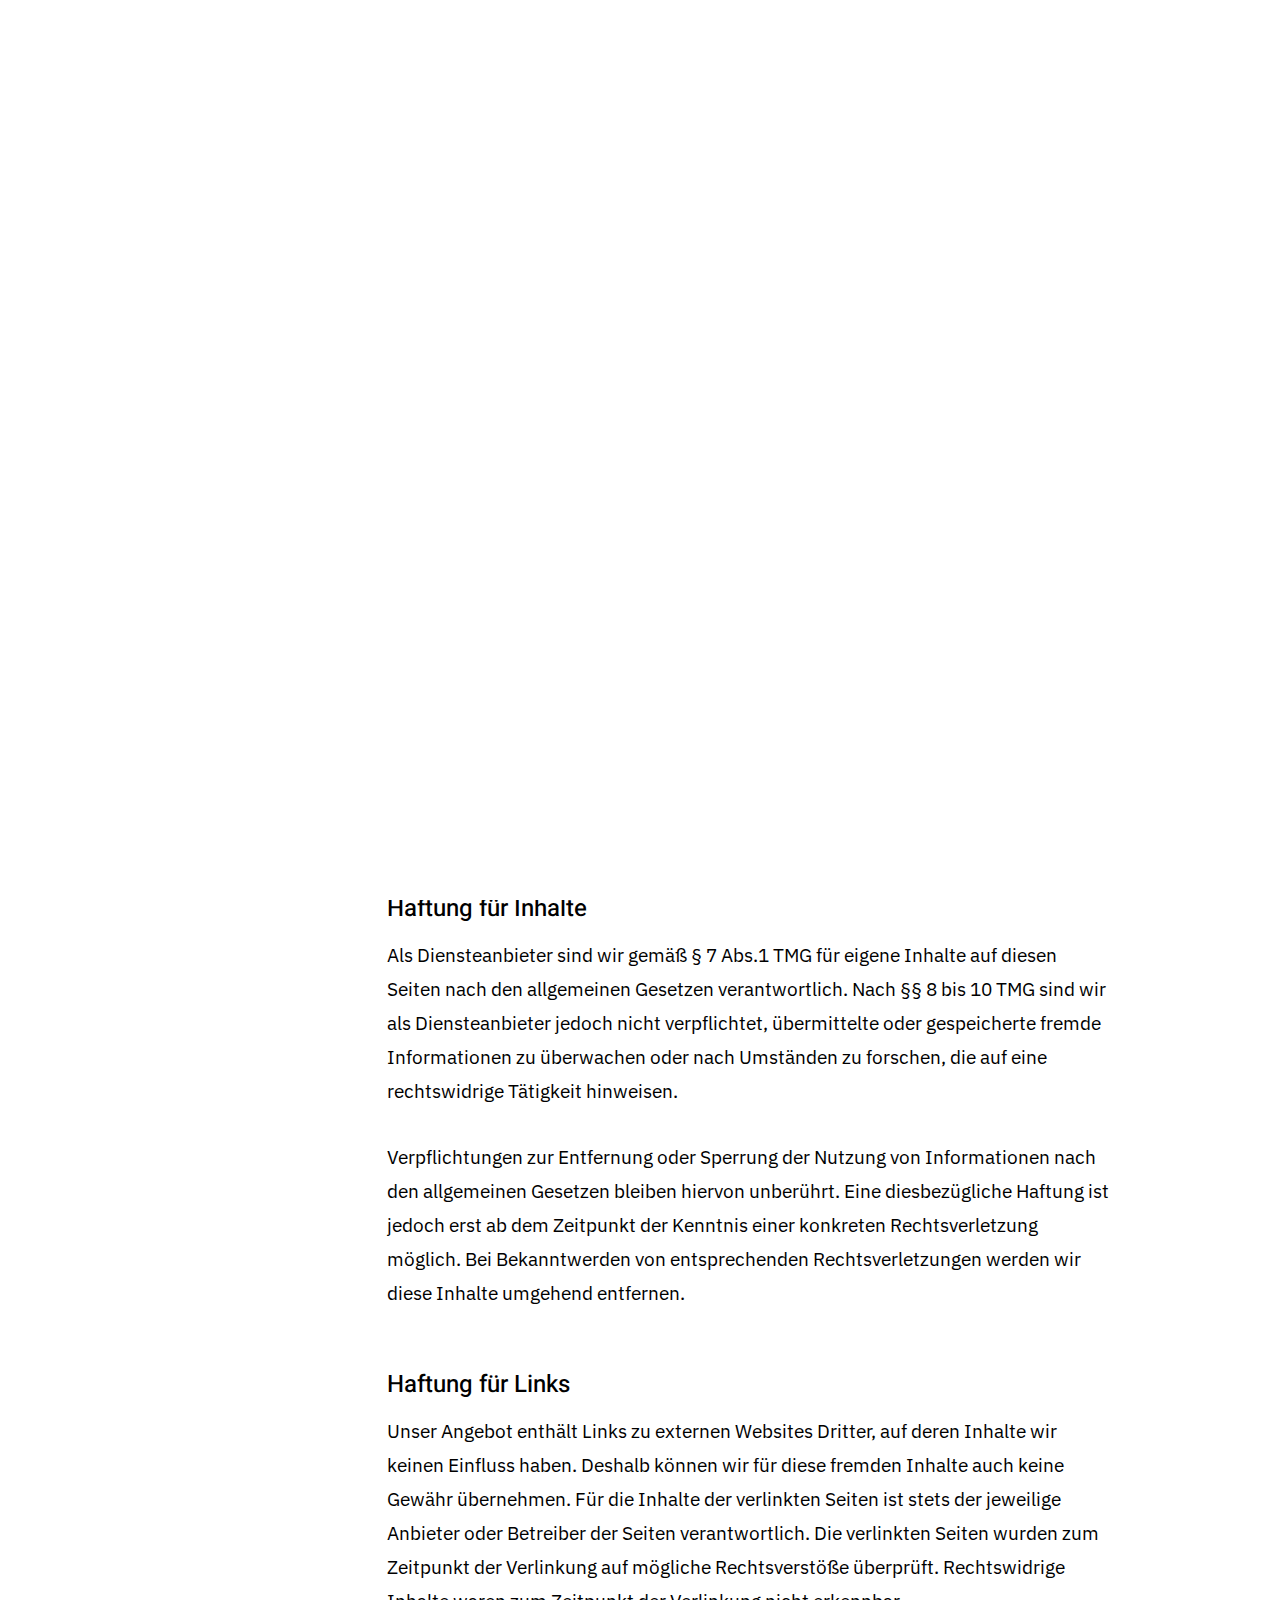
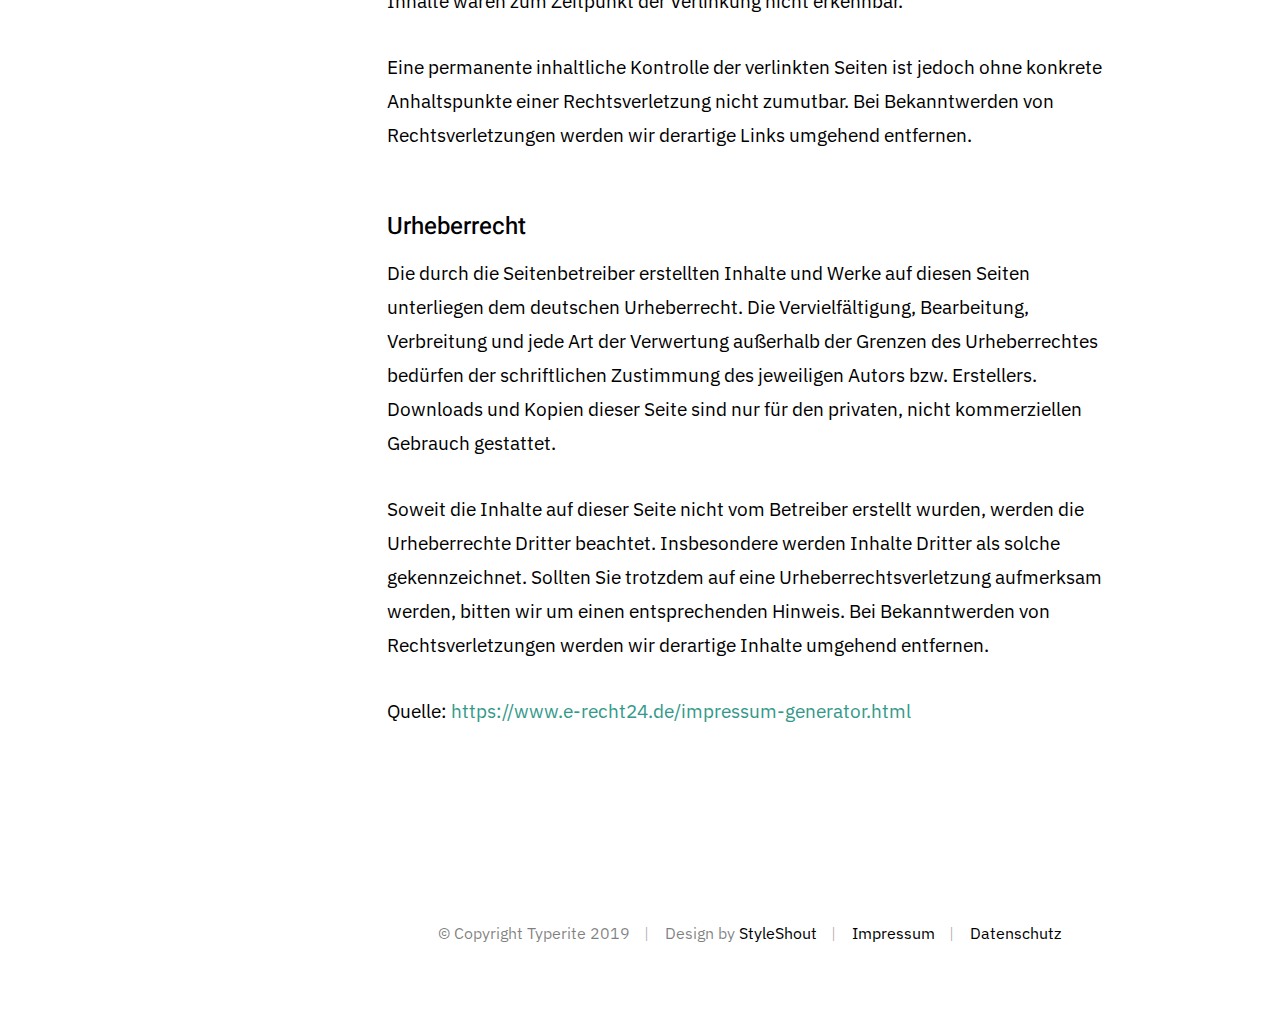
<file: impressum.html>
<!DOCTYPE html>
<html class="no-js" lang="en">
<head>

    <!--- basic page needs
    ================================================== -->
    <meta charset="utf-8">
    <title>Impressum</title>
    <meta name="description" content="">
    <meta name="author" content="">

    <!-- mobile specific metas
    ================================================== -->
    <meta name="viewport" content="width=device-width, initial-scale=1">

    <!-- CSS
    ================================================== -->
    <link rel="stylesheet" href="css/base.css">
    <link rel="stylesheet" href="css/vendor.css">
    <link rel="stylesheet" href="css/main.css">

    <!-- script
    ================================================== -->
    <script src="js/modernizr.js"></script>

    <!-- favicons
    ================================================== -->
    <link rel="apple-touch-icon" sizes="180x180" href="apple-touch-icon.png">
    <link rel="icon" type="image/png" sizes="32x32" href="favicon-32x32.png">
    <link rel="icon" type="image/png" sizes="16x16" href="favicon-16x16.png">
    <link rel="manifest" href="site.webmanifest">

</head>

<body class="ss-bg-white">

    <!-- preloader
    ================================================== -->
    <div id="preloader">
        <div id="loader" class="dots-fade">
            <div></div>
            <div></div>
            <div></div>
        </div>
    </div>

    <div id="top" class="s-wrap site-wrapper">

        <!-- site header
        ================================================== -->
        <header class="s-header header">

            <div class="header__top">
                <div class="header__logo">
                    <a class="site-logo" href="impressum.html">
                        <img src="images/logo.png" alt="Homepage">
                    </a>
                </div>

                <!-- toggles -->
                <a href="#0" class="header__search-trigger"></a>
                <a href="#0" class="header__menu-toggle"><span>Menu</span></a>

            </div>

            <nav class="header__nav-wrap">

                <ul class="header__nav">
                    <li><a href="../index.html" title="">Startseite</a></li>
                    <li class="has-children">
                        <a href="#0" title="">Kategorien</a>
                        <ul class="sub-menu">
                        <li><a href="category.html">Wirtschaft</a></li>
                        <li><a href="category.html">Politk</a></li>
                        <li><a href="category.html">Gesellschaft</a></li>
                        <li><a href="category.html">Umwelt</a></li>
                        <li><a href="category.html">Management</a></li>
                        </ul>
                    </li>
                    <li><a href="styles.html" title="">Style</a></li>
                    <li><a href="page-about.html" title="">Über mich</a></li>
                    <li><a href="page-contact.html" title="">Kontakt</a></li>
                </ul> <!-- end header__nav -->

                <ul class="header__social">
                    <li class="ss-xing">
                        <a href="https://xing.com/profile/Jannik_Schilling7">
                            <span class="screen-reader-text">Xing</span>
                        </a>
                    </li>
                    <li class="ss-twitter">
                        <a href="#0">
                            <span class="screen-reader-text">Twitter</span>
                        </a>
                    </li>
                    <li class="ss-dribbble">
                        <a href="#0">
                            <span class="screen-reader-text">Instagram</span>
                        </a>
                    </li>
                    <li class="ss-behance">
                        <a href="#0">
                            <span class="screen-reader-text">Behance</span>
                        </a>
                    </li>
                </ul>

            </nav> <!-- end header__nav-wrap -->

        </header> <!-- end s-header -->


        <!-- site content
        ================================================== -->
        <div class="s-content content">
            <main class="row content__page">
                
                <article class="column large-full entry format-standard">

                    <div class="content__page-header entry__header">
                        <h1 class="display-1 entry__title">
                        Impressum
                        </h1>

                    </div> <!-- end entry__header -->

                    <div class="entry__content">

                        <h1>Impressum</h1>

                        <h2>Angaben gem&auml;&szlig; &sect; 5 TMG</h2>
                        <p>Jannik Luca Schilling<br />
                        Espluguesring 23<br />
                        22926 Ahrensburg</p>

                        <h2>Kontakt</h2>
                        <p>Telefon: 04102/30374<br />
                        E-Mail: Jannik@Schilling.land</p>

                        <h2>Verantwortlich f&uuml;r den Inhalt nach &sect; 55 Abs. 2 RStV</h2>
                        <p>Jannik Schilling<br />
                        Espluguesring 23<br />
                        22926 Ahrensburg</p>

                        <h3>Haftung f&uuml;r Inhalte</h3> <p>Als Diensteanbieter sind wir gem&auml;&szlig; &sect; 7 Abs.1 TMG f&uuml;r eigene Inhalte auf diesen Seiten nach den allgemeinen Gesetzen verantwortlich. Nach &sect;&sect; 8 bis 10 TMG sind wir als Diensteanbieter jedoch nicht verpflichtet, &uuml;bermittelte oder gespeicherte fremde Informationen zu &uuml;berwachen oder nach Umst&auml;nden zu forschen, die auf eine rechtswidrige T&auml;tigkeit hinweisen.</p> <p>Verpflichtungen zur Entfernung oder Sperrung der Nutzung von Informationen nach den allgemeinen Gesetzen bleiben hiervon unber&uuml;hrt. Eine diesbez&uuml;gliche Haftung ist jedoch erst ab dem Zeitpunkt der Kenntnis einer konkreten Rechtsverletzung m&ouml;glich. Bei Bekanntwerden von entsprechenden Rechtsverletzungen werden wir diese Inhalte umgehend entfernen.</p> <h3>Haftung f&uuml;r Links</h3> <p>Unser Angebot enth&auml;lt Links zu externen Websites Dritter, auf deren Inhalte wir keinen Einfluss haben. Deshalb k&ouml;nnen wir f&uuml;r diese fremden Inhalte auch keine Gew&auml;hr &uuml;bernehmen. F&uuml;r die Inhalte der verlinkten Seiten ist stets der jeweilige Anbieter oder Betreiber der Seiten verantwortlich. Die verlinkten Seiten wurden zum Zeitpunkt der Verlinkung auf m&ouml;gliche Rechtsverst&ouml;&szlig;e &uuml;berpr&uuml;ft. Rechtswidrige Inhalte waren zum Zeitpunkt der Verlinkung nicht erkennbar.</p> <p>Eine permanente inhaltliche Kontrolle der verlinkten Seiten ist jedoch ohne konkrete Anhaltspunkte einer Rechtsverletzung nicht zumutbar. Bei Bekanntwerden von Rechtsverletzungen werden wir derartige Links umgehend entfernen.</p> <h3>Urheberrecht</h3> <p>Die durch die Seitenbetreiber erstellten Inhalte und Werke auf diesen Seiten unterliegen dem deutschen Urheberrecht. Die Vervielf&auml;ltigung, Bearbeitung, Verbreitung und jede Art der Verwertung au&szlig;erhalb der Grenzen des Urheberrechtes bed&uuml;rfen der schriftlichen Zustimmung des jeweiligen Autors bzw. Erstellers. Downloads und Kopien dieser Seite sind nur f&uuml;r den privaten, nicht kommerziellen Gebrauch gestattet.</p> <p>Soweit die Inhalte auf dieser Seite nicht vom Betreiber erstellt wurden, werden die Urheberrechte Dritter beachtet. Insbesondere werden Inhalte Dritter als solche gekennzeichnet. Sollten Sie trotzdem auf eine Urheberrechtsverletzung aufmerksam werden, bitten wir um einen entsprechenden Hinweis. Bei Bekanntwerden von Rechtsverletzungen werden wir derartige Inhalte umgehend entfernen.</p>

                        <p>Quelle: <a href="https://www.e-recht24.de/impressum-generator.html">https://www.e-recht24.de/impressum-generator.html</a></p>
                    </div>
                </article> <!-- end column large-full entry-->


            </main>

        </div> <!-- end s-content -->


        <!-- footer
        ================================================== -->
        <footer class="s-footer footer">
            <div class="row">
                <div class="column large-full footer__content">
                    <div class="footer__copyright">
                        <span>© Copyright Typerite 2019</span> 
                        <span>Design by <a href="https://www.styleshout.com/">StyleShout</a></span>
                        <span><a href="impressum.html">Impressum</a></span>
                        <span><a href="datenschutz.html">Datenschutz</a></span>
                    </div>
                </div>
            </div>

            <div class="go-top">
                <a class="smoothscroll" title="Back to Top" href="#top"></a>
            </div>
        </footer>

    </div> <!-- end s-wrap -->


    <!-- Java Script
    ================================================== -->
    <script src="js/jquery-3.2.1.min.js"></script>
    <script src="js/plugins.js"></script>
    <script src="js/main.js"></script>

</body>
</file>
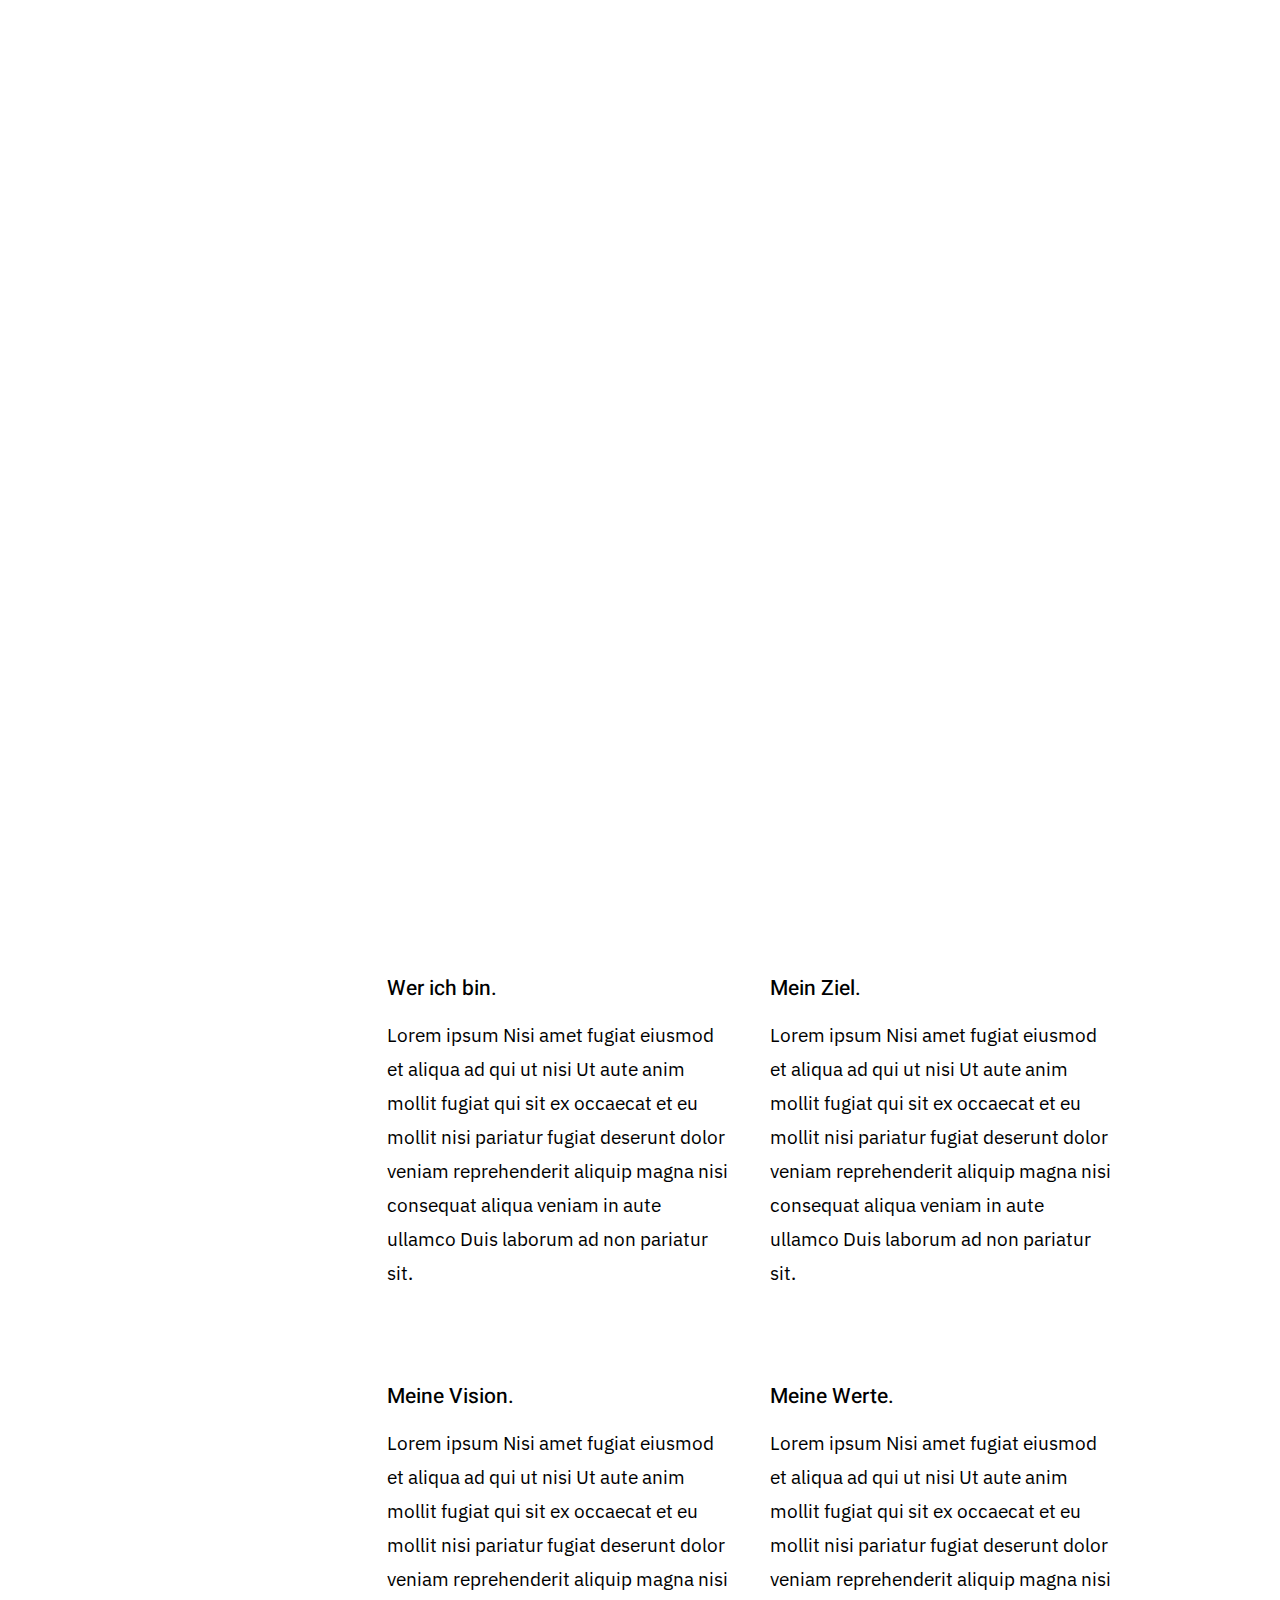
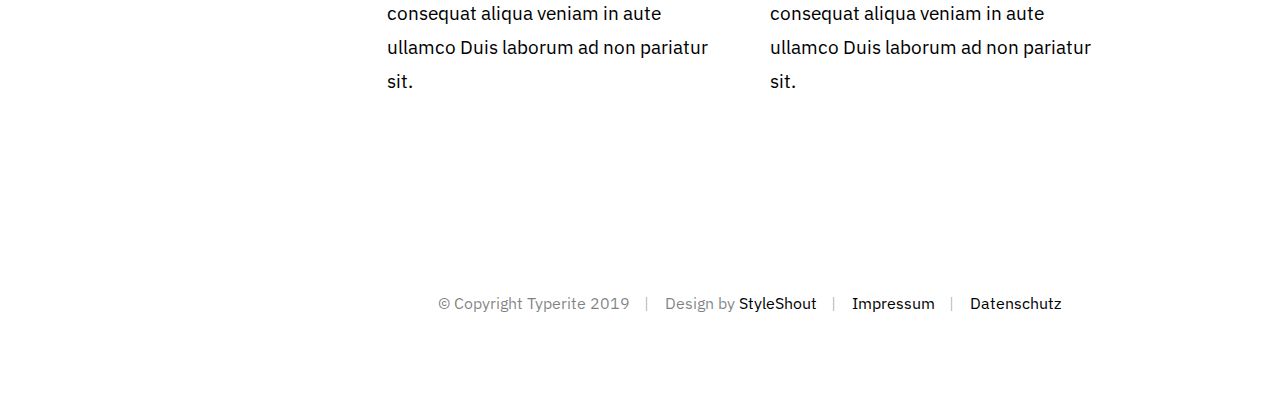
<file: page-about.html>
<!DOCTYPE html>
<html class="no-js" lang="en">
<head>

    <!--- basic page needs
    ================================================== -->
    <meta charset="utf-8">
    <title>About - Typerite</title>
    <meta name="description" content="">
    <meta name="author" content="">

    <!-- mobile specific metas
    ================================================== -->
    <meta name="viewport" content="width=device-width, initial-scale=1">

    <!-- CSS
    ================================================== -->
    <link rel="stylesheet" href="css/base.css">
    <link rel="stylesheet" href="css/vendor.css">
    <link rel="stylesheet" href="css/main.css">

    <!-- script
    ================================================== -->
    <script src="js/modernizr.js"></script>

    <!-- favicons
    ================================================== -->
    <link rel="apple-touch-icon" sizes="180x180" href="apple-touch-icon.png">
    <link rel="icon" type="image/png" sizes="32x32" href="favicon-32x32.png">
    <link rel="icon" type="image/png" sizes="16x16" href="favicon-16x16.png">
    <link rel="manifest" href="site.webmanifest">

</head>

<body class="ss-bg-white">

    <!-- preloader
    ================================================== -->
    <div id="preloader">
        <div id="loader" class="dots-fade">
            <div></div>
            <div></div>
            <div></div>
        </div>
    </div>

    <div id="top" class="s-wrap site-wrapper">

        <!-- site header
        ================================================== -->
        <header class="s-header header">

            <div class="header__top">
                <div class="header__logo">
                    <a class="site-logo" href="index.html">
                        <img src="images/logo.png" alt="Homepage">
                    </a>
                </div>

                <div class="header__search">
    
                    <form role="search" method="get" class="header__search-form" action="#">
                        <label>
                            <span class="hide-content">Search for:</span>
                            <input type="search" class="header__search-field" placeholder="Type Keywords" value="" name="s" title="Search for:" autocomplete="off">
                        </label>
                        <input type="submit" class="header__search-submit" value="Search">
                    </form>
        
                    <a href="#0" title="Close Search" class="header__search-close">Close</a>
        
                </div>  <!-- end header__search -->

                <!-- toggles -->
                <a href="#0" class="header__search-trigger"></a>
                <a href="#0" class="header__menu-toggle"><span>Menu</span></a>

            </div>

            <nav class="header__nav-wrap">

                <ul class="header__nav">
                    <li><a href="index.html" title="">Startseite</a></li>
                    <li class="has-children">
                        <a href="#0" title="">Kategorien</a>
                        <ul class="sub-menu">
                        <li><a href="category.html">Wirtschaft</a></li>
                        <li><a href="category.html">Politk</a></li>
                        <li><a href="category.html">Gesellschaft</a></li>
                        <li><a href="category.html">Umwelt</a></li>
                        <li><a href="category.html">Management</a></li>
                        </ul>
                    </li>
                    <li><a href="styles.html" title="">Style</a></li>
                    <li class="current"><a href="page-about.html" title="">Über mich</a></li>
                    <li><a href="page-contact.html" title="">Kontakt</a></li>
                </ul> <!-- end header__nav -->

                <ul class="header__social">
                    <li class="ss-xing">
                        <a href="https://xing.com/profile/Jannik_Schilling7">
                            <span class="screen-reader-text">Xing</span>
                        </a>
                    </li>
                    <li class="ss-linkedin">
                        <a href="https://linkedin.com/in/jannikschilling">
                            <span class="screen-reader-text">LinkedIn</span>
                        </a>
                    </li>
                    <li class="ss-dribbble">
                        <a href="#0">
                            <span class="screen-reader-text">Instagram</span>
                        </a>
                    </li>
                    <li class="ss-behance">
                        <a href="#0">
                            <span class="screen-reader-text">Behance</span>
                        </a>
                    </li>
                </ul>

            </nav> <!-- end header__nav-wrap -->

        </header> <!-- end s-header -->


        <!-- site content
        ================================================== -->
        <div class="s-content content">
            <main class="row content__page">
                
                <section class="column large-full entry format-standard">

                    <div class="media-wrap">
                        <div>
                            <img src="images/thumbs/about/about-1000.jpg" srcset="images/thumbs/about/about-2000.jpg 2000w, 
                                      images/thumbs/about/about-1000.jpg 1000w, 
                                      images/thumbs/about/about-500.jpg 500w" sizes="(max-width: 2000px) 100vw, 2000px" alt="">
                        </div>
                    </div>

                    <div class="content__page-header">
                        <h1 class="display-1">
                        Über mich
                        </h1>
                    </div> <!-- end content__page-header -->

                    <p class="lead drop-cap">
                    Duis ex ad cupidatat tempor Excepteur cillum cupidatat 
                    fugiat nostrud cupidatat dolor sunt sint sit nisi est eu exercitation 
                    incididunt adipisicing veniam velit id fugiat enim mollit amet anim veniam dolor 
                    dolor irure velit commodo cillum sit nulla ullamco magna amet magna cupidatat qui 
                    labore cillum sit in tempor veniam consequat non laborum adipisicing aliqua 
                    ea nisi sint.
                    </p>

                    <hr>

                    <div class="row block-large-1-2 block-tab-full">
                        <div class="column">
                            <h4>Wer ich bin.</h4>
                            <p>Lorem ipsum Nisi amet fugiat eiusmod et aliqua ad qui ut nisi Ut aute anim mollit fugiat qui sit ex occaecat et eu mollit nisi pariatur fugiat deserunt dolor veniam reprehenderit aliquip magna nisi consequat aliqua veniam in aute ullamco Duis laborum ad non pariatur sit.</p>
                        </div>

                        <div class="column">
                            <h4>Mein Ziel.</h4>
                            <p>Lorem ipsum Nisi amet fugiat eiusmod et aliqua ad qui ut nisi Ut aute anim mollit fugiat qui sit ex occaecat et eu mollit nisi pariatur fugiat deserunt dolor veniam reprehenderit aliquip magna nisi consequat aliqua veniam in aute ullamco Duis laborum ad non pariatur sit.</p>
                        </div>

                        <div class="column">
                            <h4>Meine Vision.</h4>
                            <p>Lorem ipsum Nisi amet fugiat eiusmod et aliqua ad qui ut nisi Ut aute anim mollit fugiat qui sit ex occaecat et eu mollit nisi pariatur fugiat deserunt dolor veniam reprehenderit aliquip magna nisi consequat aliqua veniam in aute ullamco Duis laborum ad non pariatur sit.</p>
                        </div>

                        <div class="column">
                            <h4>Meine Werte.</h4>
                            <p>Lorem ipsum Nisi amet fugiat eiusmod et aliqua ad qui ut nisi Ut aute anim mollit fugiat qui sit ex occaecat et eu mollit nisi pariatur fugiat deserunt dolor veniam reprehenderit aliquip magna nisi consequat aliqua veniam in aute ullamco Duis laborum ad non pariatur sit.</p>
                        </div>

                    </div>

                </section>

            </main>

        </div> <!-- end s-content -->


        <!-- footer
        ================================================== -->
        <footer class="s-footer footer">
            <div class="row">
                <div class="column large-full footer__content">
                    <div class="footer__copyright">
                        <span>© Copyright Typerite 2019</span> 
                        <span>Design by <a href="https://www.styleshout.com/">StyleShout</a></span>
                        <span><a href="impressum.html">Impressum</a></span>
                        <span><a href="datenschutz.html">Datenschutz</a></span>
                    </div>
                </div>
            </div>

            <div class="go-top">
                <a class="smoothscroll" title="Back to Top" href="#top"></a>
            </div>
        </footer>

    </div> <!-- end s-wrap -->


    <!-- Java Script
    ================================================== -->
    <script src="js/jquery-3.2.1.min.js"></script>
    <script src="js/plugins.js"></script>
    <script src="js/main.js"></script>

</body>
</file>
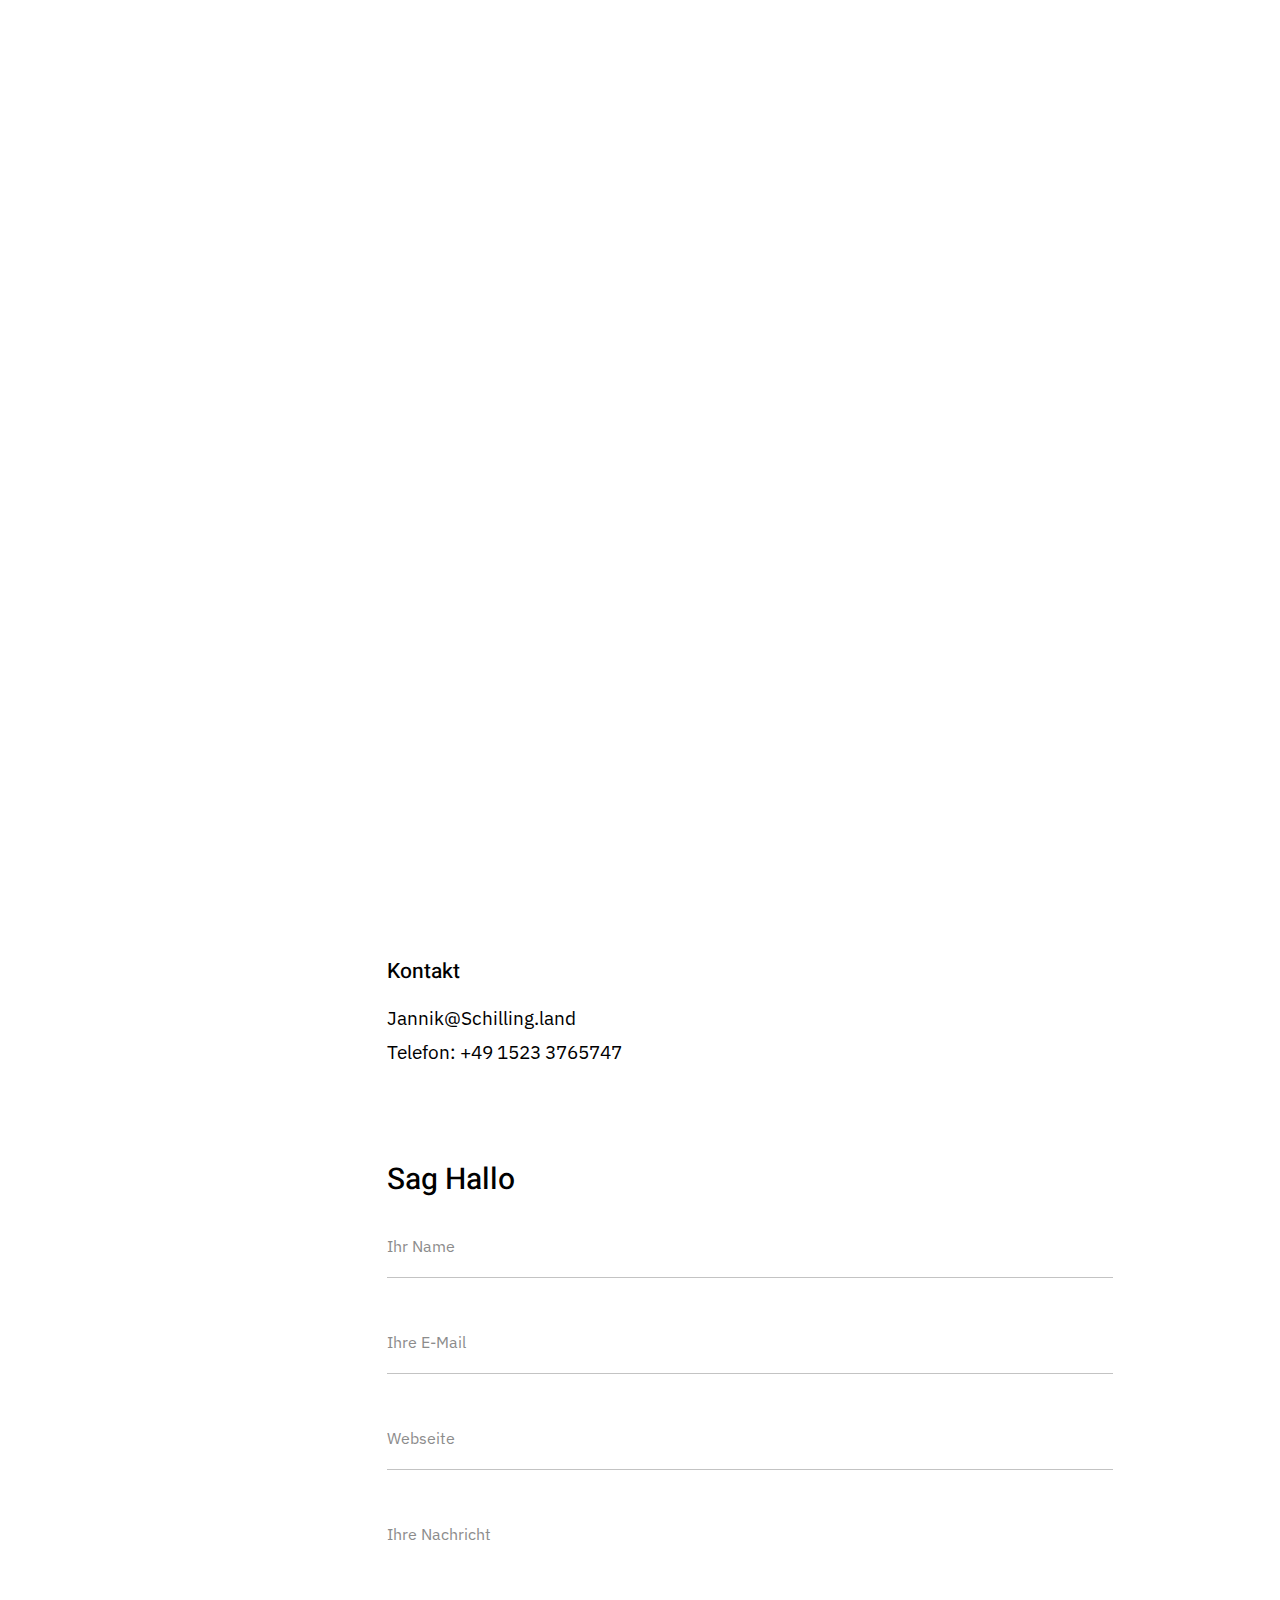
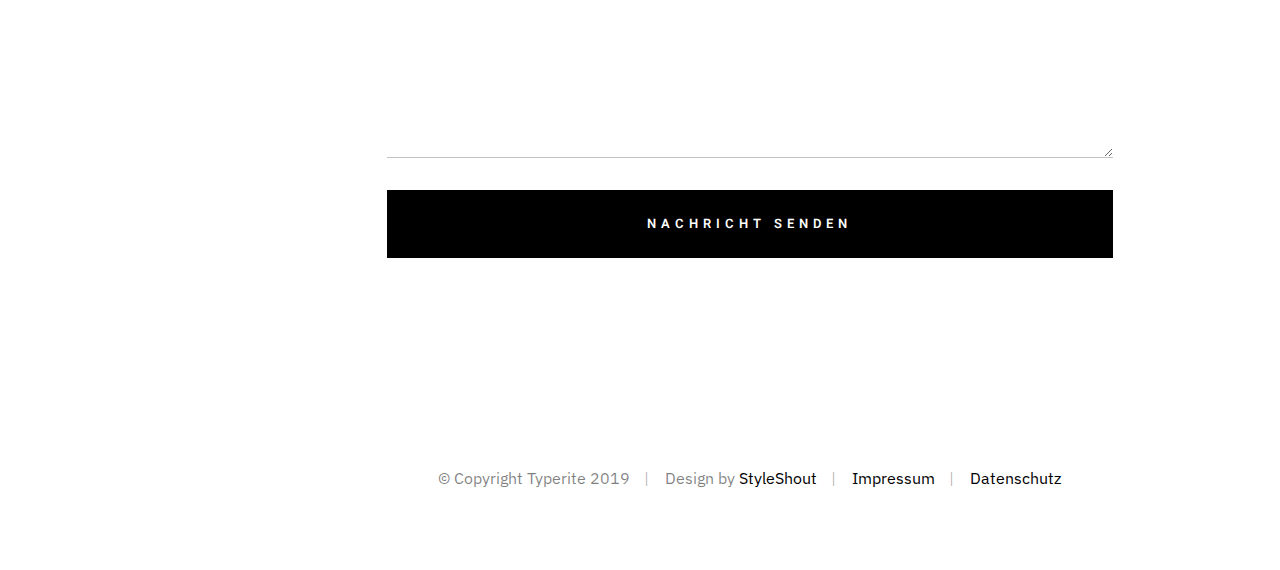
<file: page-contact.html>
<!DOCTYPE html>
<html class="no-js" lang="en">
<head>

    <!--- basic page needs
    ================================================== -->
    <meta charset="utf-8">
    <title>Kontakt - Jannik Schilling</title>
    <meta name="description" content="">
    <meta name="author" content="">

    <!-- mobile specific metas
    ================================================== -->
    <meta name="viewport" content="width=device-width, initial-scale=1">

    <!-- CSS
    ================================================== -->
    <link rel="stylesheet" href="css/base.css">
    <link rel="stylesheet" href="css/vendor.css">
    <link rel="stylesheet" href="css/main.css">

    <!-- script
    ================================================== -->
    <script src="js/modernizr.js"></script>

    <!-- favicons
    ================================================== -->
    <link rel="apple-touch-icon" sizes="180x180" href="apple-touch-icon.png">
    <link rel="icon" type="image/png" sizes="32x32" href="favicon-32x32.png">
    <link rel="icon" type="image/png" sizes="16x16" href="favicon-16x16.png">
    <link rel="manifest" href="site.webmanifest">

</head>

<body class="ss-bg-white">

    <!-- preloader
    ================================================== -->
    <div id="preloader">
        <div id="loader" class="dots-fade">
            <div></div>
            <div></div>
            <div></div>
        </div>
    </div>

    <div id="top" class="s-wrap site-wrapper">

        <!-- site header
        ================================================== -->
        <header class="s-header header">

            <div class="header__top">
                <div class="header__logo">
                    <a class="site-logo" href="index.html">
                        <img src="images/logo.png" alt="Homepage">
                    </a>
                </div>

                <div class="header__search">
    
                    <form role="search" method="get" class="header__search-form" action="#">
                        <label>
                            <span class="hide-content">Search for:</span>
                            <input type="search" class="header__search-field" placeholder="Type Keywords" value="" name="s" title="Search for:" autocomplete="off">
                        </label>
                        <input type="submit" class="header__search-submit" value="Search">
                    </form>
        
                    <a href="#0" title="Close Search" class="header__search-close">Close</a>
        
                </div>  <!-- end header__search -->

                <!-- toggles -->
                <a href="#0" class="header__search-trigger"></a>
                <a href="#0" class="header__menu-toggle"><span>Menu</span></a>

            </div>

            <nav class="header__nav-wrap">

                <ul class="header__nav">
                    <li><a href="index.html" title="">Startseite</a></li>
                    <li class="has-children">
                        <a href="#0" title="">Kategorien</a>
                        <ul class="sub-menu">
                        <li><a href="category.html">Wirtschaft</a></li>
                        <li><a href="category.html">Politk</a></li>
                        <li><a href="category.html">Gesellschaft</a></li>
                        <li><a href="category.html">Umwelt</a></li>
                        <li><a href="category.html">Management</a></li>
                        </ul>
                    </li>
                    <li><a href="styles.html" title="">Style</a></li>
                    <li><a href="page-about.html" title="">Über mich</a></li>
                    <li class="current"><a href="page-contact.html" title="">Kontakt</a></li>
                </ul> <!-- end header__nav -->

                <ul class="header__social">
                    <li class="ss-xing">
                        <a href="https://xing.com/profile/Jannik_Schilling7">
                            <span class="screen-reader-text">Xing</span>
                        </a>
                    </li>
                    <li class="ss-linkedin">
                        <a href="www.linkedin.com/in/annikschilling">
                            <span class="screen-reader-text">LinkedIn</span>
                        </a>
                    </li>
                    <li class="ss-dribbble">
                        <a href="#0">
                            <span class="screen-reader-text">Instagram</span>
                        </a>
                    </li>
                    <li class="ss-behance">
                        <a href="#0">
                            <span class="screen-reader-text">Behance</span>
                        </a>
                    </li>
                </ul>

            </nav> <!-- end header__nav-wrap -->

        </header> <!-- end s-header -->


        <!-- site content
        ================================================== -->
        <div class="s-content content">
            <main class="row content__page">
                
                <section class="column large-full entry format-standard">

                    <div class="media-wrap">
                        <div>
                            <img src="images/thumbs/contact/contact-1000.jpg" srcset="images/thumbs/contact/contact-2000.jpg 2000w, 
                                      images/thumbs/contact/contact-1000.jpg 1000w, 
                                      images/thumbs/contact/contact-500.jpg 500w" sizes="(max-width: 2000px) 100vw, 2000px" alt="">
                        </div>
                    </div>

                    <div class="content__page-header">
                        <h1 class="display-1">
                        Kontakt
                        </h1>
                    </div> <!-- end content__page-header -->

                    <p class="lead drop-cap">
                    Duis ex ad cupidatat tempor Excepteur cillum cupidatat 
                    fugiat nostrud cupidatat dolor sunt sint sit nisi est eu exercitation 
                    incididunt adipisicing veniam velit id fugiat enim mollit amet anim veniam dolor 
                    dolor irure velit commodo cillum sit nulla ullamco magna amet magna cupidatat qui 
                    labore cillum sit in tempor veniam consequat non laborum adipisicing aliqua 
                    ea nisi sint.
                    </p>

                    <div class="row">
    
                        <div class="column large-six tab-full">
                            <h4>Kontakt</h4>
    
                            <p>Jannik@Schilling.land<br>
                            Telefon: +49 1523 3765747
                            </p>
    
                        </div>
                    </div>

                    <h3 class="h2">Sag Hallo</h3>
        
                    <form name="contactForm" id="contactForm" method="post" action="contact.php" autocomplete="off">
                        <fieldset>
    
                            <div class="form-field">
                                <input name="cName" id="cName" class="full-width" placeholder="Ihr Name" value="" type="text">
                            </div>
    
                            <div class="form-field">
                                <input name="cEmail" id="cEmail" class="full-width" placeholder="Ihre E-Mail" value="" type="text">
                            </div>
    
                            <div class="form-field">
                                <input name="cWebsite" id="cWebsite" class="full-width" placeholder="Webseite" value="" type="text">
                            </div>
    
                            <div class="message form-field">
                                <textarea name="cMessage" id="cMessage" class="full-width" placeholder="Ihre Nachricht"></textarea>
                            </div>
    
                            <input name="submit" id="submit" class="btn btn--primary btn-wide btn--large full-width" value="Nachricht senden" type="submit">
    
                        </fieldset>
                    </form> <!-- end form -->

                </section>

            </main>

        </div> <!-- end s-content -->


        <!-- footer
        ================================================== -->
        <footer class="s-footer footer">
            <div class="row">
                <div class="column large-full footer__content">
                    <div class="footer__copyright">
                        <span>© Copyright Typerite 2019</span> 
                        <span>Design by <a href="https://www.styleshout.com/">StyleShout</a></span>
                        <span><a href="impressum.html">Impressum</a></span>
                        <span><a href="datenschutz.html">Datenschutz</a></span>
                    </div>
                </div>
            </div>

            <div class="go-top">
                <a class="smoothscroll" title="Back to Top" href="#top"></a>
            </div>
        </footer>

    </div> <!-- end s-wrap -->


    <!-- Java Script
    ================================================== -->
    <script src="js/jquery-3.2.1.min.js"></script>
    <script src="js/plugins.js"></script>
    <script src="js/main.js"></script>

</body>
</file>
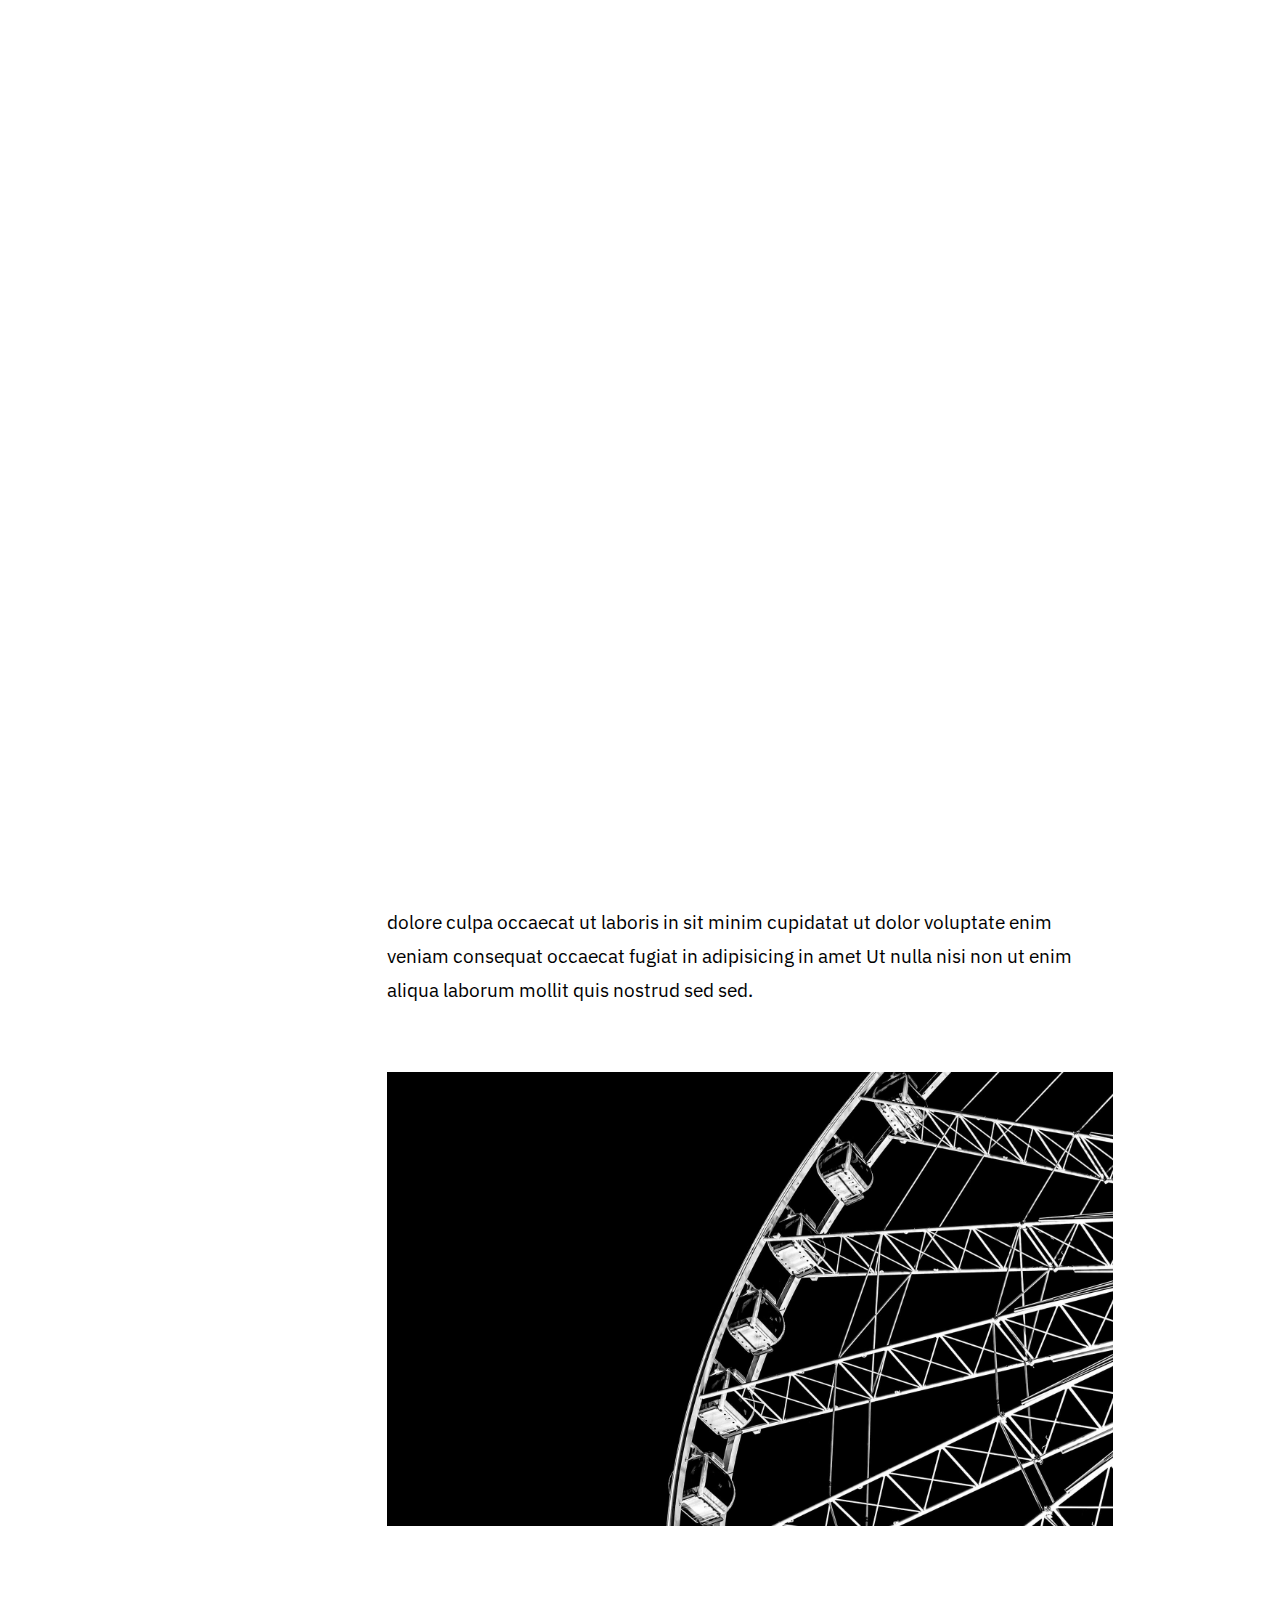
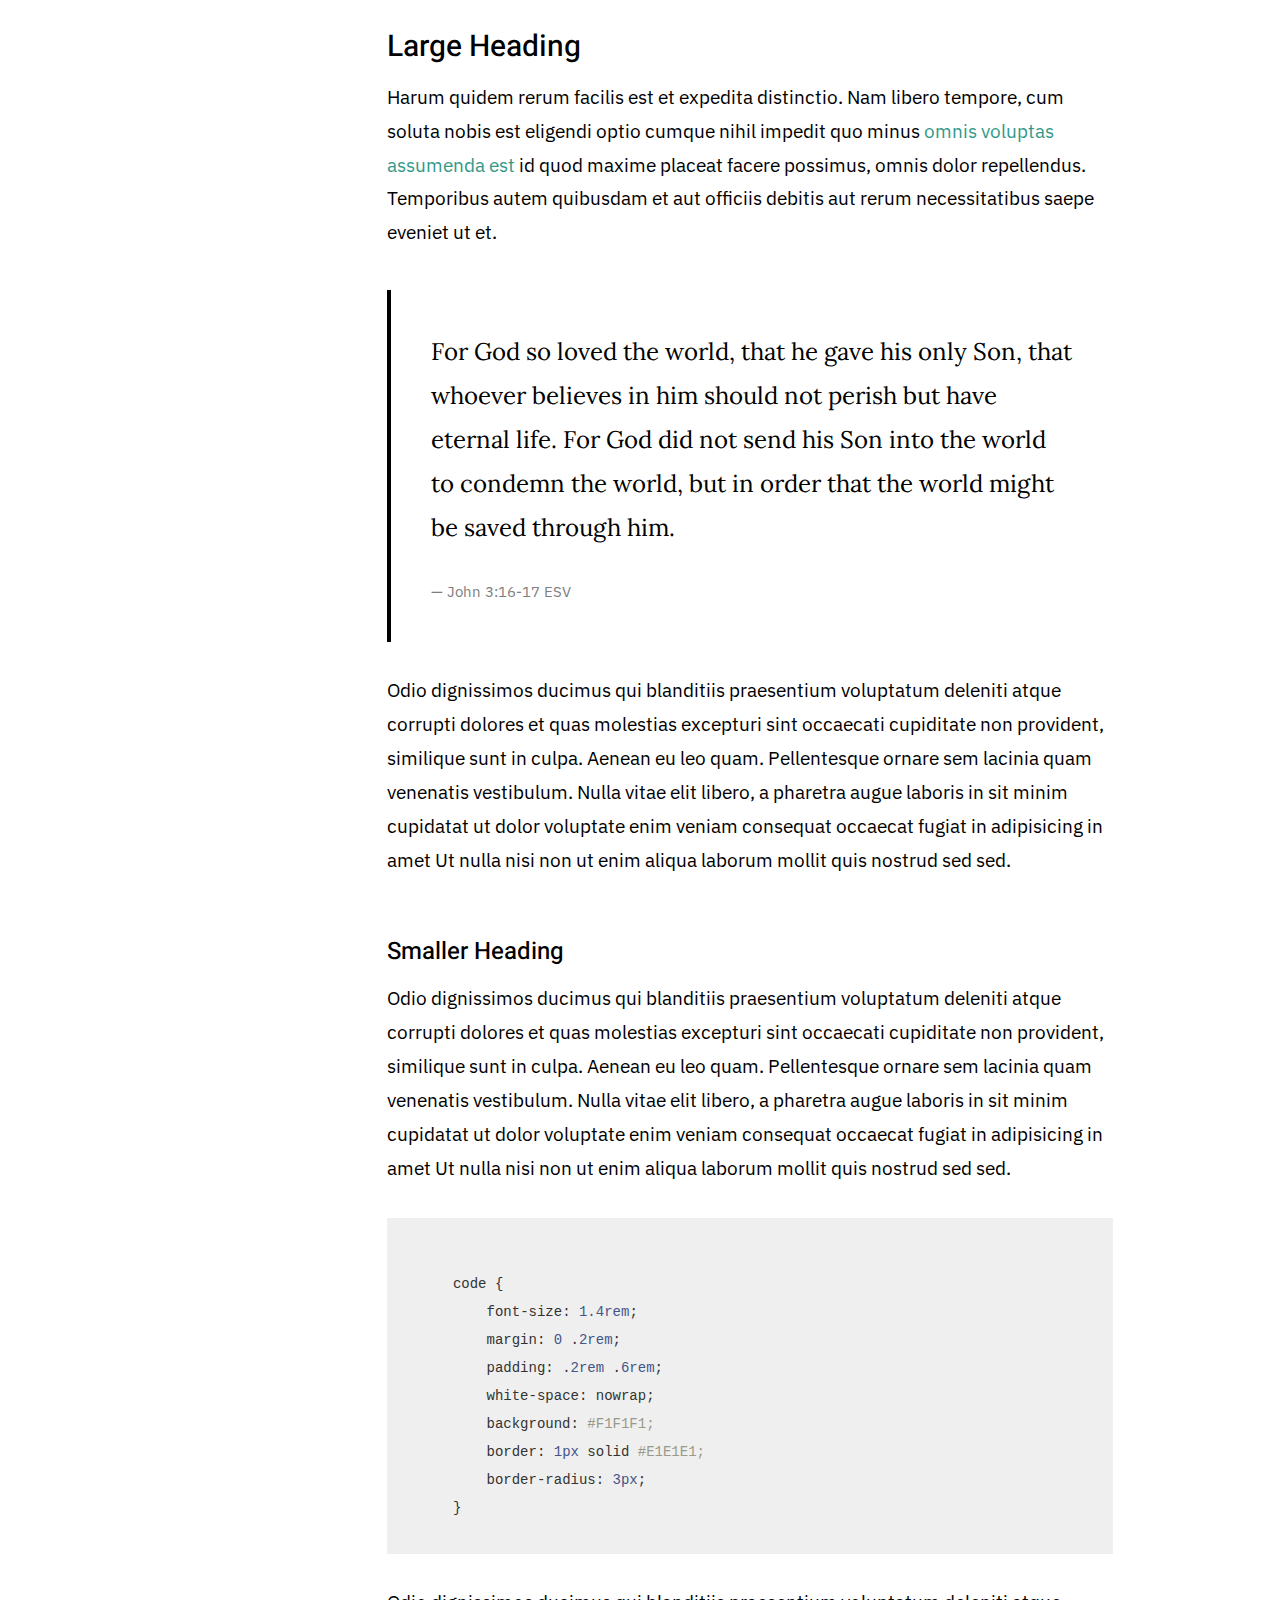
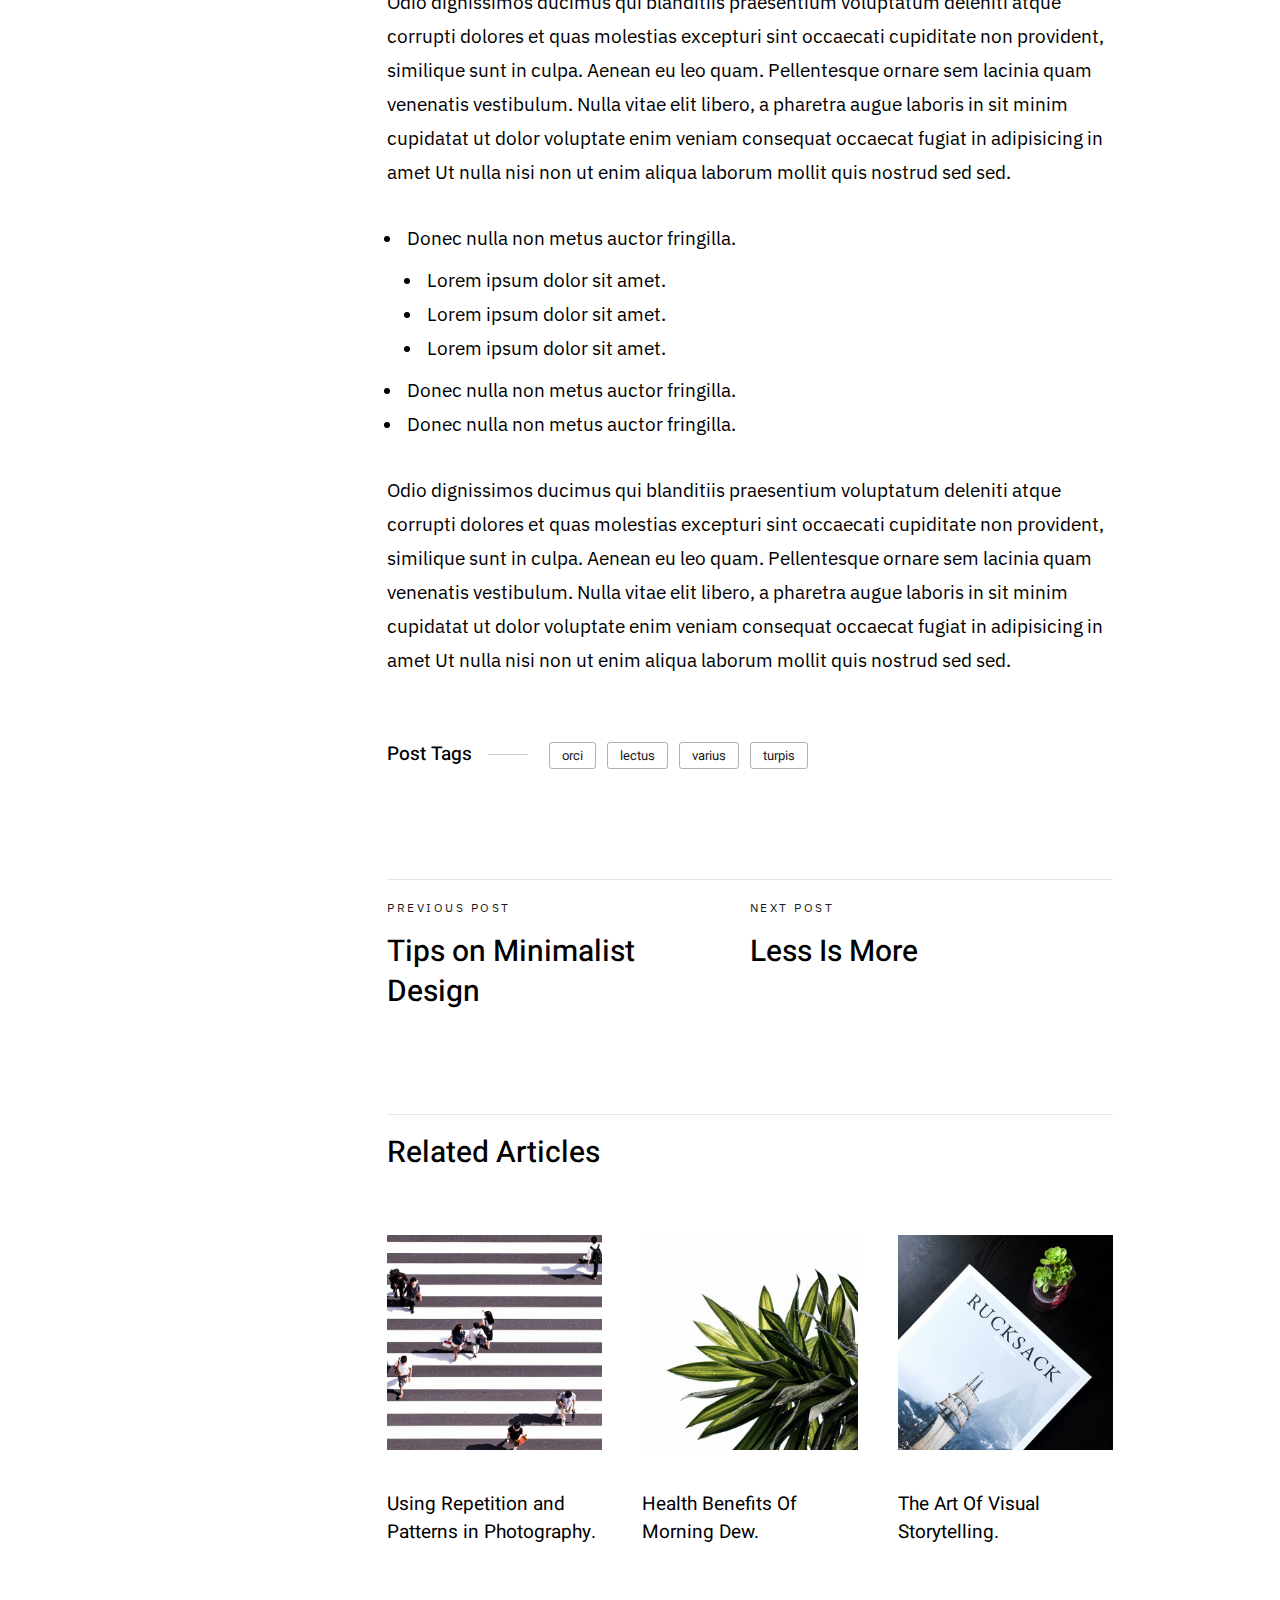
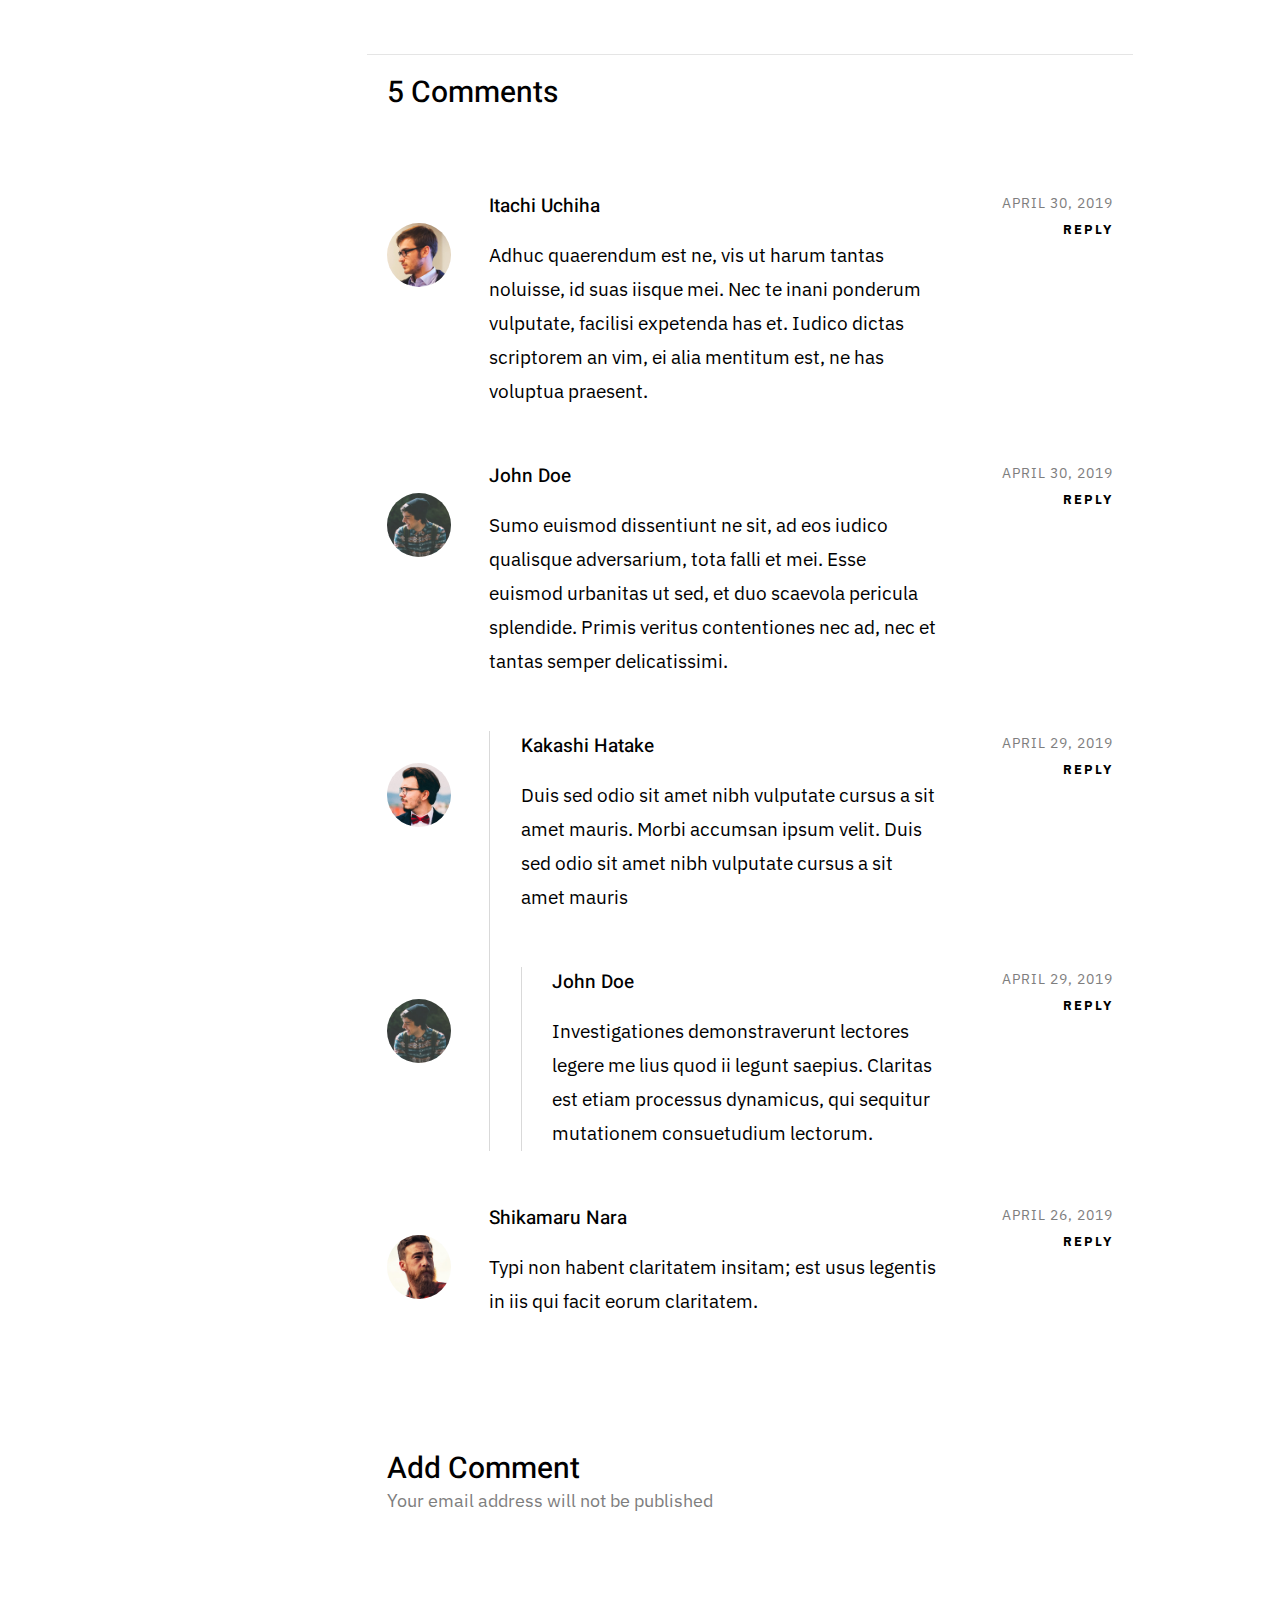
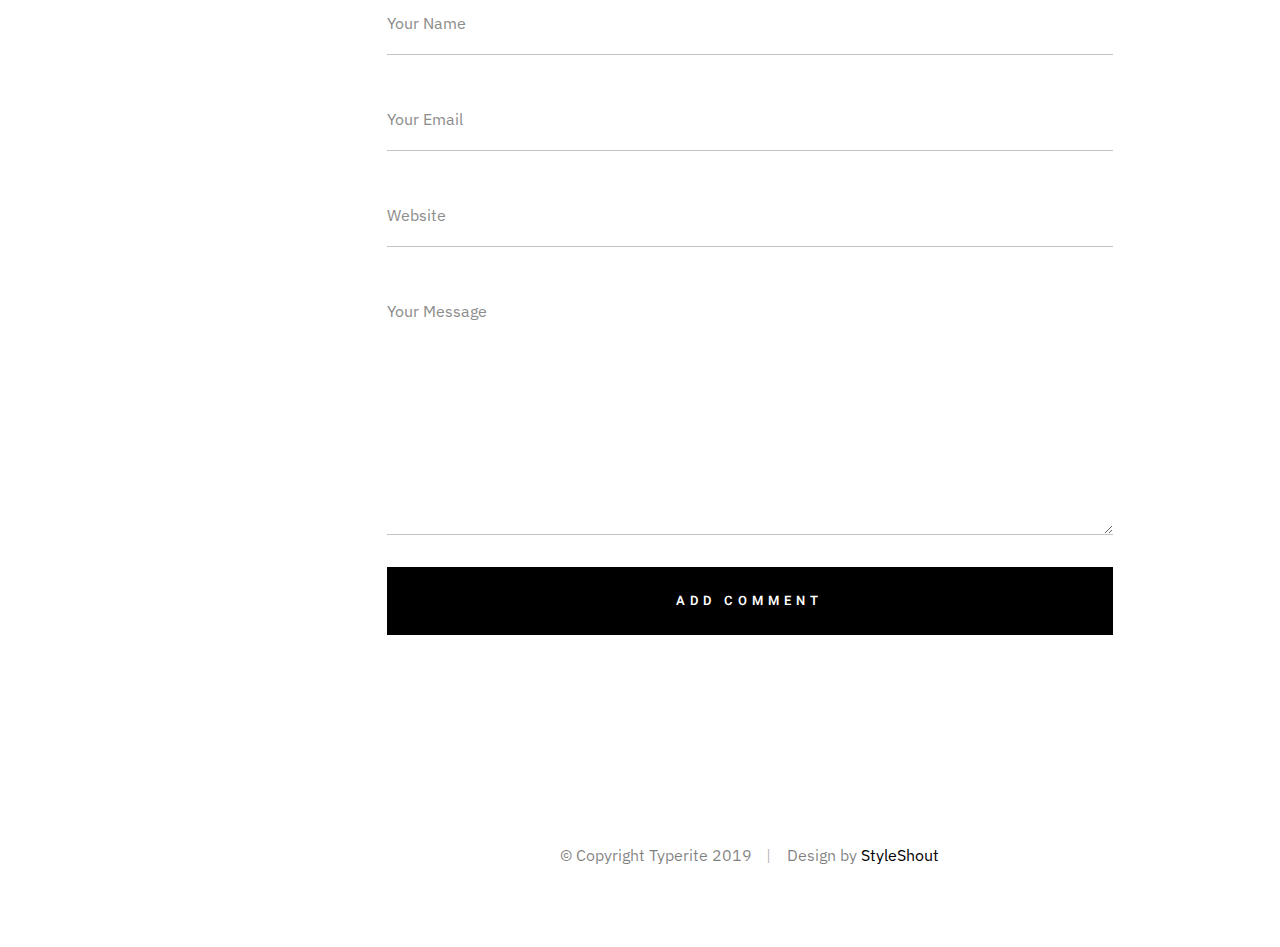
<file: single-audio.html>
<!DOCTYPE html>
<html class="no-js" lang="en">
<head>

    <!--- basic page needs
    ================================================== -->
    <meta charset="utf-8">
    <title>Audio Post - Typerite</title>
    <meta name="description" content="">
    <meta name="author" content="">

    <!-- mobile specific metas
    ================================================== -->
    <meta name="viewport" content="width=device-width, initial-scale=1">

    <!-- CSS
    ================================================== -->
    <link rel="stylesheet" href="css/base.css">
    <link rel="stylesheet" href="css/vendor.css">
    <link rel="stylesheet" href="css/main.css">

    <!-- script
    ================================================== -->
    <script src="js/modernizr.js"></script>

    <!-- favicons
    ================================================== -->
    <link rel="apple-touch-icon" sizes="180x180" href="apple-touch-icon.png">
    <link rel="icon" type="image/png" sizes="32x32" href="favicon-32x32.png">
    <link rel="icon" type="image/png" sizes="16x16" href="favicon-16x16.png">
    <link rel="manifest" href="site.webmanifest">

</head>

<body class="ss-bg-white">

    <!-- preloader
    ================================================== -->
    <div id="preloader">
        <div id="loader" class="dots-fade">
            <div></div>
            <div></div>
            <div></div>
        </div>
    </div>

    <div id="top" class="s-wrap site-wrapper">

        <!-- site header
        ================================================== -->
        <header class="s-header header">

            <div class="header__top">
                <div class="header__logo">
                    <a class="site-logo" href="index.html">
                        <img src="images/logo.svg" alt="Homepage">
                    </a>
                </div>

                <div class="header__search">
    
                    <form role="search" method="get" class="header__search-form" action="#">
                        <label>
                            <span class="hide-content">Search for:</span>
                            <input type="search" class="header__search-field" placeholder="Type Keywords" value="" name="s" title="Search for:" autocomplete="off">
                        </label>
                        <input type="submit" class="header__search-submit" value="Search">
                    </form>
        
                    <a href="#0" title="Close Search" class="header__search-close">Close</a>
        
                </div>  <!-- end header__search -->

                <!-- toggles -->
                <a href="#0" class="header__search-trigger"></a>
                <a href="#0" class="header__menu-toggle"><span>Menu</span></a>

            </div>

            <nav class="header__nav-wrap">

                <ul class="header__nav">
                    <li class="current"><a href="index.html" title="">Home</a></li>
                    <li class="has-children">
                        <a href="#0" title="">Categories</a>
                        <ul class="sub-menu">
                        <li><a href="category.html">Lifestyle</a></li>
                        <li><a href="category.html">Health</a></li>
                        <li><a href="category.html">Family</a></li>
                        <li><a href="category.html">Management</a></li>
                        <li><a href="category.html">Travel</a></li>
                        <li><a href="category.html">Work</a></li>
                        </ul>
                    </li>
                    <li class="has-children current">
                        <a href="#0" title="">Blog</a>
                        <ul class="sub-menu">
                        <li><a href="single-video.html">Video Post</a></li>
                        <li><a href="single-audio.html">Audio Post</a></li>
                        <li><a href="single-gallery.html">Gallery Post</a></li>
                        <li><a href="single-standard.html">Standard Post</a></li>
                        </ul>
                    </li>
                    <li><a href="styles.html" title="">Styles</a></li>
                    <li><a href="page-about.html" title="">About</a></li>
                    <li><a href="page-contact.html" title="">Contact</a></li>
                </ul> <!-- end header__nav -->

                <ul class="header__social">
                    <li class="ss-facebook">
                        <a href="https://facebook.com/">
                            <span class="screen-reader-text">Facebook</span>
                        </a>
                    </li>
                    <li class="ss-twitter">
                        <a href="#0">
                            <span class="screen-reader-text">Twitter</span>
                        </a>
                    </li>
                    <li class="ss-dribbble">
                        <a href="#0">
                            <span class="screen-reader-text">Instagram</span>
                        </a>
                    </li>
                    <li class="ss-behance">
                        <a href="#0">
                            <span class="screen-reader-text">Behance</span>
                        </a>
                    </li>
                </ul>

            </nav> <!-- end header__nav-wrap -->

        </header> <!-- end s-header -->


        <!-- site content
        ================================================== -->
        <div class="s-content content">
            <main class="row content__page">

                <article class="column large-full entry format-audio">

                    <div class="media-wrap entry__media">
                        <iframe width="100%" height="166" scrolling="no" frameborder="no" allow="autoplay" src="https://w.soundcloud.com/player/?url=https%3A//api.soundcloud.com/tracks/80822997&color=%23dedede&auto_play=false&hide_related=false&show_comments=true&show_user=true&show_reposts=false&show_teaser=true"></iframe>
                    </div>

                    <div class="content__page-header entry__header">
                        <h1 class="display-1 entry__title">
                        Hello, This Is An Audio Post.
                        </h1>
                        <ul class="entry__header-meta">
                            <li class="author">By <a href="#0">Jonathan Doe</a></li>
                            <li class="date">April 30, 2019</li>
                            <li class="cat-links">
                                <a href="#0">Marketing</a><a href="#0">Management</a>
                            </li>
                        </ul>
                    </div> <!-- end entry__header -->

                    <div class="entry__content">

                        <p class="lead drop-cap">
                        Duis ex ad cupidatat tempor Excepteur cillum cupidatat 
                        fugiat nostrud cupidatat dolor sunt sint sit nisi est eu exercitation 
                        incididunt adipisicing veniam velit id fugiat enim mollit amet anim veniam dolor 
                        dolor irure velit commodo cillum sit nulla ullamco magna amet magna cupidatat qui 
                        labore cillum sit in tempor veniam consequat non laborum adipisicing aliqua 
                        ea nisi sint.
                        </p>

                        <p>
                        Duis ex ad cupidatat tempor Excepteur cillum cupidatat fugiat nostrud cupidatat 
                        dolor sunt sint sit nisi est eu exercitation incididunt adipisicing veniam velit 
                        id fugiat enim mollit amet anim veniam dolor dolor irure velit commodo cillum sit 
                        nulla ullamco magna amet magna cupidatat qui labore cillum sit in tempor veniam 
                        consequat non laborum adipisicing aliqua ea nisi sint ut quis proident ullamco ut 
                        dolore culpa occaecat ut laboris in sit minim cupidatat ut dolor voluptate enim 
                        veniam consequat occaecat fugiat in adipisicing in amet Ut nulla nisi non ut enim 
                        aliqua laborum mollit quis nostrud sed sed.
                        </p>

                        <p>
                        <img src="images/wheel-1000.jpg" 
                             srcset="images/wheel-2000.jpg 2000w, 
                                     images/wheel-1000.jpg 1000w, 
                                     images/wheel-500.jpg 500w" 
                                     sizes="(max-width: 2000px) 100vw, 2000px" alt="">
                        </p>

                        <h2>Large Heading</h2>
    
                        <p>
                        Harum quidem rerum facilis est et expedita distinctio. Nam libero tempore, cum 
                        soluta nobis est eligendi optio cumque nihil impedit quo minus 
                        <a href="http://#">omnis voluptas assumenda est</a> id quod maxime placeat 
                        facere possimus, omnis dolor repellendus. Temporibus autem quibusdam et aut 
                        officiis debitis aut rerum necessitatibus saepe eveniet ut et.
                        </p>
    
                        <blockquote>
                            <p>
                            For God so loved the world, that he gave his only Son, that whoever believes in 
                            him should not perish but have eternal life. For God did not send his Son into 
                            the world to condemn the world, but in order that the world might be 
                            saved through him.
                            </p>
                            <cite>John 3:16-17 ESV</cite>
                        </blockquote>
    
                        <p>
                        Odio dignissimos ducimus qui blanditiis praesentium voluptatum deleniti atque 
                        corrupti dolores et quas molestias excepturi sint occaecati cupiditate non provident, 
                        similique sunt in culpa. Aenean eu leo quam. Pellentesque ornare sem lacinia quam 
                        venenatis vestibulum. Nulla vitae elit libero, a pharetra augue laboris in sit minim 
                        cupidatat ut dolor voluptate enim veniam consequat occaecat fugiat in adipisicing 
                        in amet Ut nulla nisi non ut enim aliqua laborum mollit quis nostrud sed sed.
                        </p>
    
                        <h3>Smaller Heading</h3>
    
                        <p>
                        Odio dignissimos ducimus qui blanditiis praesentium voluptatum deleniti atque 
                        corrupti dolores et quas molestias excepturi sint occaecati cupiditate non provident, 
                        similique sunt in culpa. Aenean eu leo quam. Pellentesque ornare sem lacinia quam 
                        venenatis vestibulum. Nulla vitae elit libero, a pharetra augue laboris in sit minim 
                        cupidatat ut dolor voluptate enim veniam consequat occaecat fugiat in adipisicing 
                        in amet Ut nulla nisi non ut enim aliqua laborum mollit quis nostrud sed sed.
                        </p>

<pre><code>
    code {
        font-size: 1.4rem;
        margin: 0 .2rem;
        padding: .2rem .6rem;
        white-space: nowrap;
        background: #F1F1F1;
        border: 1px solid #E1E1E1;	
        border-radius: 3px;
    }
</code></pre>

                        <p>
                        Odio dignissimos ducimus qui blanditiis praesentium voluptatum deleniti atque 
                        corrupti dolores et quas molestias excepturi sint occaecati cupiditate non provident, 
                        similique sunt in culpa. Aenean eu leo quam. Pellentesque ornare sem lacinia quam 
                        venenatis vestibulum. Nulla vitae elit libero, a pharetra augue laboris in sit minim 
                        cupidatat ut dolor voluptate enim veniam consequat occaecat fugiat in adipisicing 
                        in amet Ut nulla nisi non ut enim aliqua laborum mollit quis nostrud sed sed.
                        </p>
        
                        <ul>
                            <li>Donec nulla non metus auctor fringilla.
                                <ul>
                                    <li>Lorem ipsum dolor sit amet.</li>
                                    <li>Lorem ipsum dolor sit amet.</li>
                                    <li>Lorem ipsum dolor sit amet.</li>
                                </ul>
                            </li>
                            <li>Donec nulla non metus auctor fringilla.</li>
                            <li>Donec nulla non metus auctor fringilla.</li>
                        </ul>
        
                        <p>
                        Odio dignissimos ducimus qui blanditiis praesentium voluptatum deleniti atque 
                        corrupti dolores et quas molestias excepturi sint occaecati cupiditate non provident, 
                        similique sunt in culpa. Aenean eu leo quam. Pellentesque ornare sem lacinia quam 
                        venenatis vestibulum. Nulla vitae elit libero, a pharetra augue laboris in sit minim 
                        cupidatat ut dolor voluptate enim veniam consequat occaecat fugiat in adipisicing 
                        in amet Ut nulla nisi non ut enim aliqua laborum mollit quis nostrud sed sed.
                        </p>


                        <p class="entry__tags">
                            <span>Post Tags</span>
        
                            <span class="entry__tag-list">
                                <a href="#0">orci</a>
                                <a href="#0">lectus</a>
                                <a href="#0">varius</a>
                                <a href="#0">turpis</a>
                            </span>
            
                        </p>
                    </div> <!-- end entry content -->

                    <div class="entry__pagenav">
                        <div class="entry__nav">
                            <div class="entry__prev">
                                <a href="#0" rel="prev">
                                    <span>Previous Post</span>
                                    Tips on Minimalist Design 
                                </a>
                            </div>
                            <div class="entry__next">
                                <a href="#0" rel="next">
                                    <span>Next Post</span>
                                    Less Is More 
                                </a>
                            </div>
                        </div>
                    </div> <!-- end entry content -->

                    <div class="entry__related">
                        <h3 class="h2">Related Articles</h3>

                        <ul class="related">
                            <li class="related__item">
                                <a href="single-standard.html" class="related__link">
                                    <img src="images/thumbs/masonry/walk-600.jpg" alt="">
                                </a>
                                <h5 class="related__post-title">Using Repetition and Patterns in Photography.</h5>
                            </li>
                            <li class="related__item">
                                <a href="single-standard.html" class="related__link">
                                    <img src="images/thumbs/masonry/dew-600.jpg" alt="">
                                </a>
                                <h5 class="related__post-title">Health Benefits Of Morning Dew.</h5>
                            </li>
                            <li class="related__item">
                                <a href="single-standard.html" class="related__link">
                                    <img src="images/thumbs/masonry/rucksack-600.jpg" alt="">
                                </a>
                                <h5 class="related__post-title">The Art Of Visual Storytelling.</h5>
                            </li>
                        </ul>
                    </div> <!-- end entry related -->

                </article> <!-- end column large-full entry-->


                <div class="comments-wrap">

                    <div id="comments" class="column large-12">

                        <h3 class="h2">5 Comments</h3>

                        <!-- START commentlist -->
                        <ol class="commentlist">
        
                            <li class="depth-1 comment">
        
                                <div class="comment__avatar">
                                    <img class="avatar" src="images/avatars/user-01.jpg" alt="" width="50" height="50">
                                </div>
        
                                <div class="comment__content">
        
                                    <div class="comment__info">
                                        <div class="comment__author">Itachi Uchiha</div>
        
                                        <div class="comment__meta">
                                            <div class="comment__time">April 30, 2019</div>
                                            <div class="comment__reply">
                                                <a class="comment-reply-link" href="#0">Reply</a>
                                            </div>
                                        </div>
                                    </div>
        
                                    <div class="comment__text">
                                    <p>Adhuc quaerendum est ne, vis ut harum tantas noluisse, id suas iisque mei. Nec te inani ponderum vulputate,
                                    facilisi expetenda has et. Iudico dictas scriptorem an vim, ei alia mentitum est, ne has voluptua praesent.</p>
                                    </div>
        
                                </div>
        
                            </li> <!-- end comment level 1 -->
        
                            <li class="thread-alt depth-1 comment">
        
                                <div class="comment__avatar">
                                    <img class="avatar" src="images/avatars/user-04.jpg" alt="" width="50" height="50">
                                </div>
        
                                <div class="comment__content">
        
                                    <div class="comment__info">
                                        <div class="comment__author">John Doe</div>
        
                                        <div class="comment__meta">
                                            <div class="comment__time">April 30, 2019</div>
                                            <div class="comment__reply">
                                                <a class="comment-reply-link" href="#0">Reply</a>
                                            </div>
                                        </div>
                                    </div>
        
                                    <div class="comment__text">
                                    <p>Sumo euismod dissentiunt ne sit, ad eos iudico qualisque adversarium, tota falli et mei. Esse euismod
                                    urbanitas ut sed, et duo scaevola pericula splendide. Primis veritus contentiones nec ad, nec et
                                    tantas semper delicatissimi.</p>
                                    </div>
        
                                </div>
        
                                <ul class="children">
        
                                    <li class="depth-2 comment">
        
                                        <div class="comment__avatar">
                                            <img class="avatar" src="images/avatars/user-03.jpg" alt="" width="50" height="50">
                                        </div>
        
                                        <div class="comment__content">
        
                                            <div class="comment__info">
                                                <div class="comment__author">Kakashi Hatake</div>
        
                                                <div class="comment__meta">
                                                    <div class="comment__time">April 29, 2019</div>
                                                    <div class="comment__reply">
                                                        <a class="comment-reply-link" href="#0">Reply</a>
                                                    </div>
                                                </div>
                                            </div>
        
                                            <div class="comment__text">
                                                <p>Duis sed odio sit amet nibh vulputate
                                                cursus a sit amet mauris. Morbi accumsan ipsum velit. Duis sed odio sit amet nibh vulputate
                                                cursus a sit amet mauris</p>
                                            </div>
        
                                        </div>
        
                                        <ul class="children">
        
                                            <li class="depth-3 comment">
        
                                                <div class="comment__avatar">
                                                    <img class="avatar" src="images/avatars/user-04.jpg" alt="" width="50" height="50">
                                                </div>
        
                                                <div class="comment__content">
        
                                                    <div class="comment__info">
                                                        <div class="comment__author">John Doe</div>
        
                                                        <div class="comment__meta">
                                                            <div class="comment__time">April 29, 2019</div>
                                                            <div class="comment__reply">
                                                                <a class="comment-reply-link" href="#0">Reply</a>
                                                            </div>
                                                        </div>
                                                    </div>
        
                                                    <div class="comment__text">
                                                    <p>Investigationes demonstraverunt lectores legere me lius quod ii legunt saepius. Claritas est
                                                    etiam processus dynamicus, qui sequitur mutationem consuetudium lectorum.</p>
                                                    </div>
        
                                                </div>
        
                                            </li>
        
                                        </ul>
        
                                    </li>
        
                                </ul>
        
                            </li> <!-- end comment level 1 -->
        
                            <li class="depth-1 comment">
        
                                <div class="comment__avatar">
                                    <img class="avatar" src="images/avatars/user-02.jpg" alt="" width="50" height="50">
                                </div>
        
                                <div class="comment__content">
        
                                    <div class="comment__info">
                                        <div class="comment__author">Shikamaru Nara</div>
        
                                        <div class="comment__meta">
                                            <div class="comment__time">April 26, 2019</div>
                                            <div class="comment__reply">
                                                <a class="comment-reply-link" href="#0">Reply</a>
                                            </div>
                                        </div>
                                    </div>
        
                                    <div class="comment__text">
                                    <p>Typi non habent claritatem insitam; est usus legentis in iis qui facit eorum claritatem.</p>
                                    </div>
        
                                </div>
        
                            </li>  <!-- end comment level 1 -->
        
                        </ol>
                        <!-- END commentlist -->

                    </div> <!-- end comments -->
            
            
                    <div class="column large-12 comment-respond">
            
                        <!-- START respond -->
                        <div id="respond">
            
                            <h3 class="h2">Add Comment <span>Your email address will not be published</span></h3>
            
                            <form name="contactForm" id="contactForm" method="post" action="" autocomplete="off">
                                <fieldset>
            
                                    <div class="form-field">
                                        <input name="cName" id="cName" class="full-width" placeholder="Your Name" value="" type="text">
                                    </div>
            
                                    <div class="form-field">
                                        <input name="cEmail" id="cEmail" class="full-width" placeholder="Your Email" value="" type="text">
                                    </div>
            
                                    <div class="form-field">
                                        <input name="cWebsite" id="cWebsite" class="full-width" placeholder="Website" value="" type="text">
                                    </div>
            
                                    <div class="message form-field">
                                        <textarea name="cMessage" id="cMessage" class="full-width" placeholder="Your Message"></textarea>
                                    </div>
            
                                    <input name="submit" id="submit" class="btn btn--primary btn-wide btn--large full-width" value="Add Comment" type="submit">
            
                                </fieldset>
                            </form> <!-- end form -->
            
                        </div>
                        <!-- END respond-->
            
                    </div> <!-- end comment-respond -->
            
                </div> <!-- end comments-wrap -->
            </main>

        </div> <!-- end s-content -->


        <!-- footer
        ================================================== -->
        <footer class="s-footer footer">
            <div class="row">
                <div class="column large-full footer__content">
                    <div class="footer__copyright">
                        <span>© Copyright Typerite 2019</span> 
                        <span>Design by <a href="https://www.styleshout.com/">StyleShout</a></span>
                    </div>
                </div>
            </div>

            <div class="go-top">
                <a class="smoothscroll" title="Back to Top" href="#top"></a>
            </div>
        </footer>

    </div> <!-- end s-wrap -->


    <!-- Java Script
    ================================================== -->
    <script src="js/jquery-3.2.1.min.js"></script>
    <script src="js/plugins.js"></script>
    <script src="js/main.js"></script>

</body>
</file>
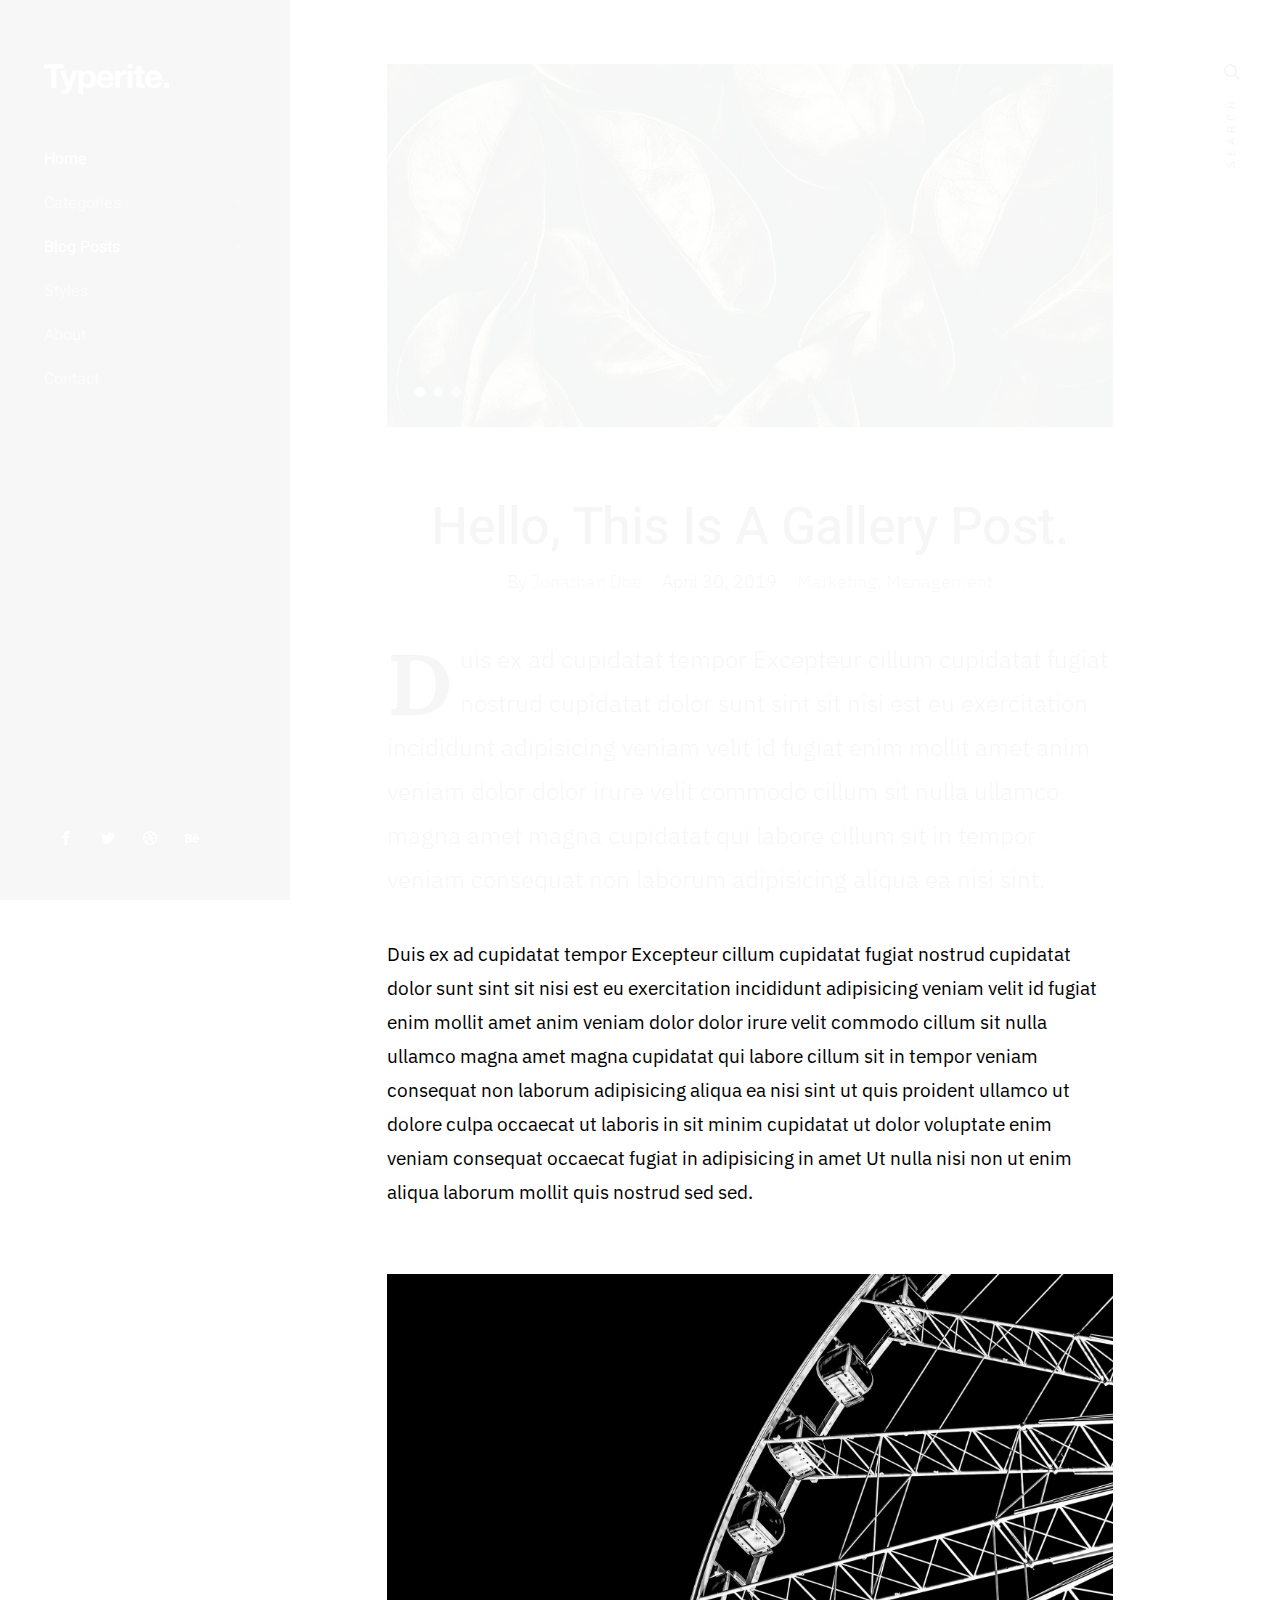
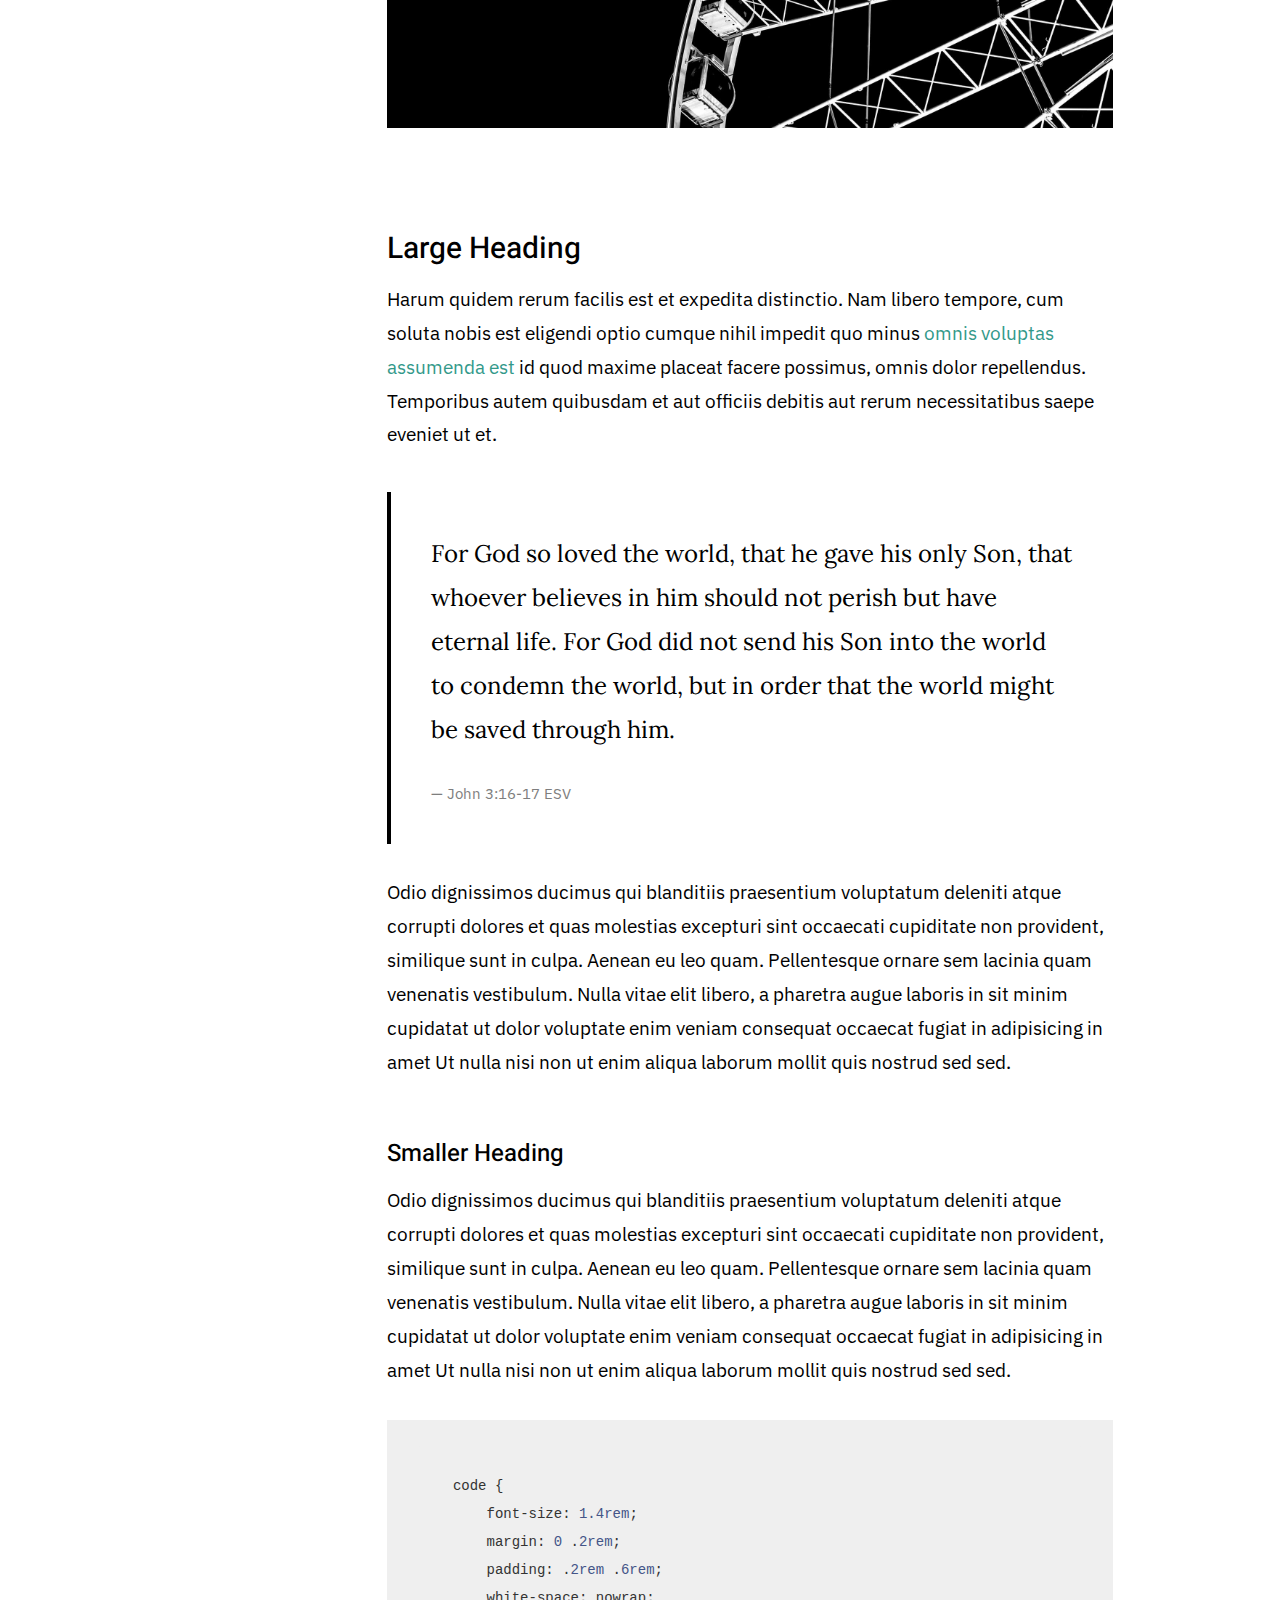
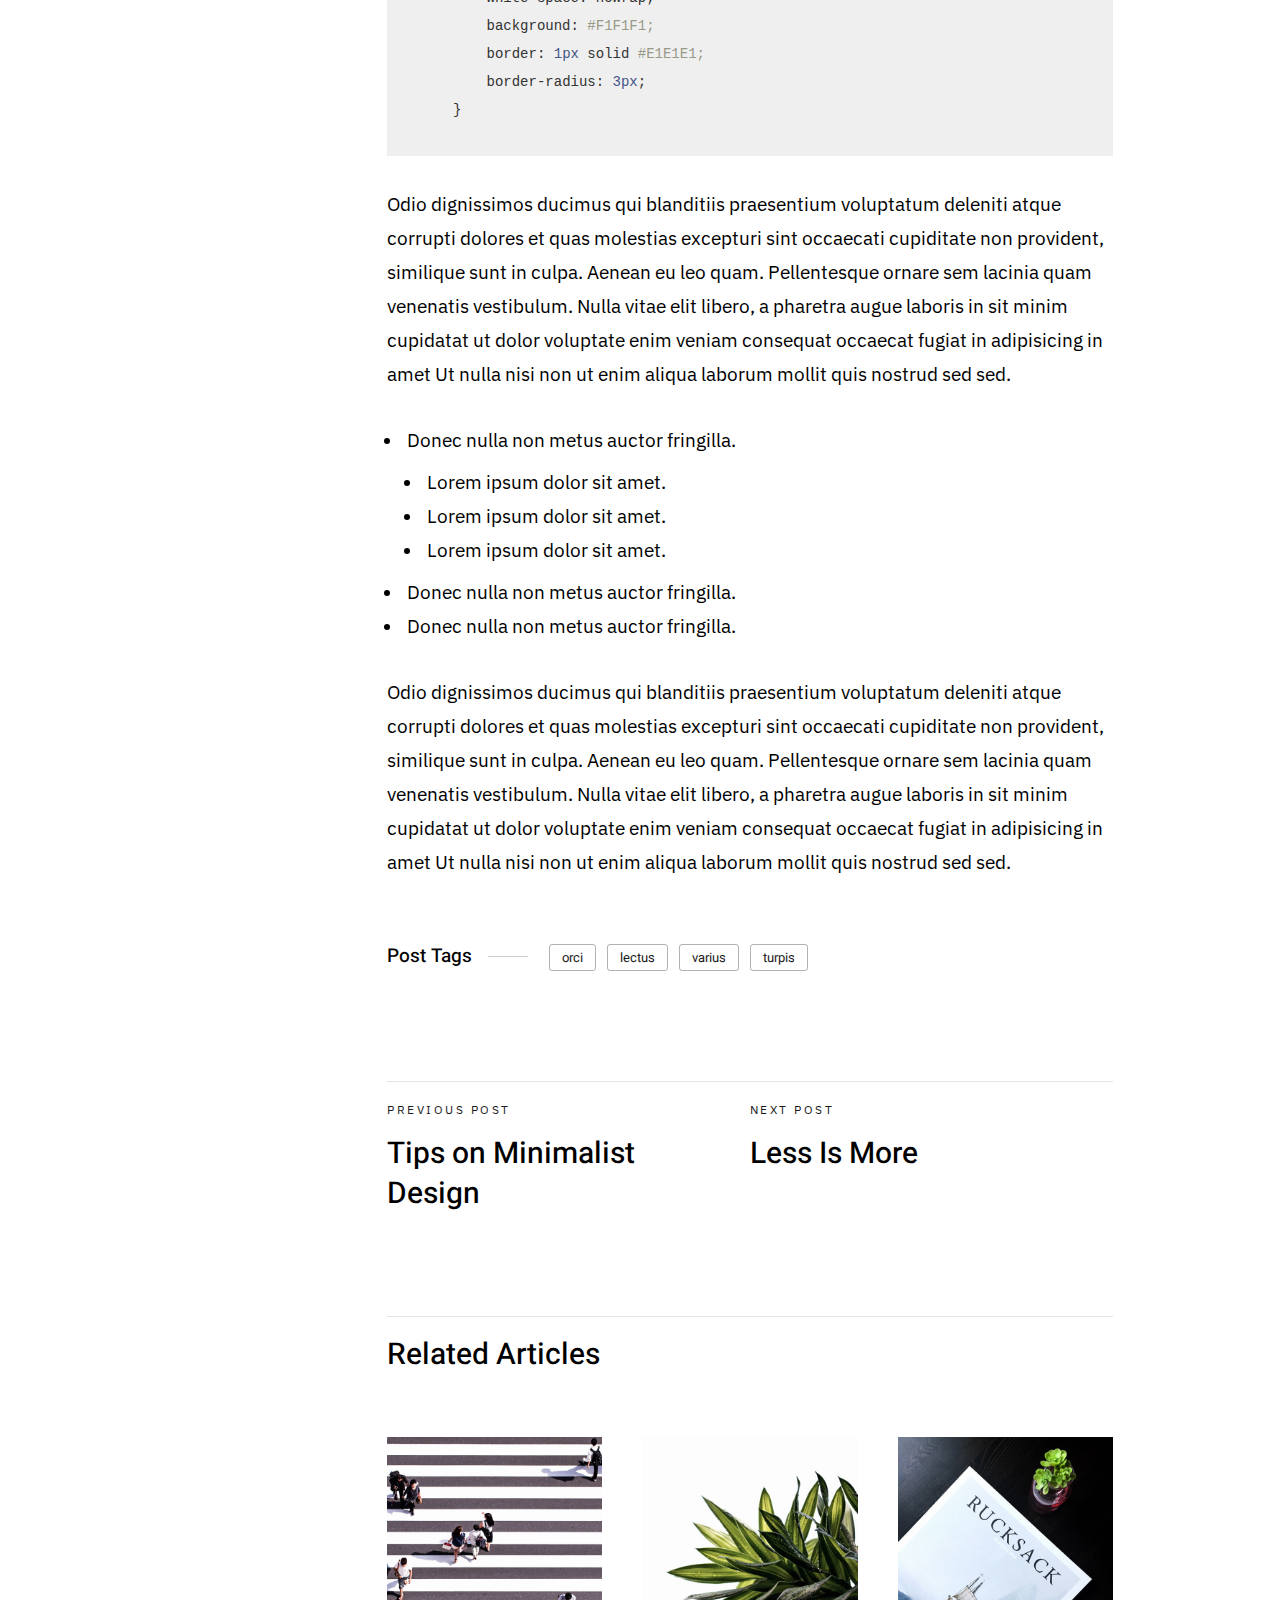
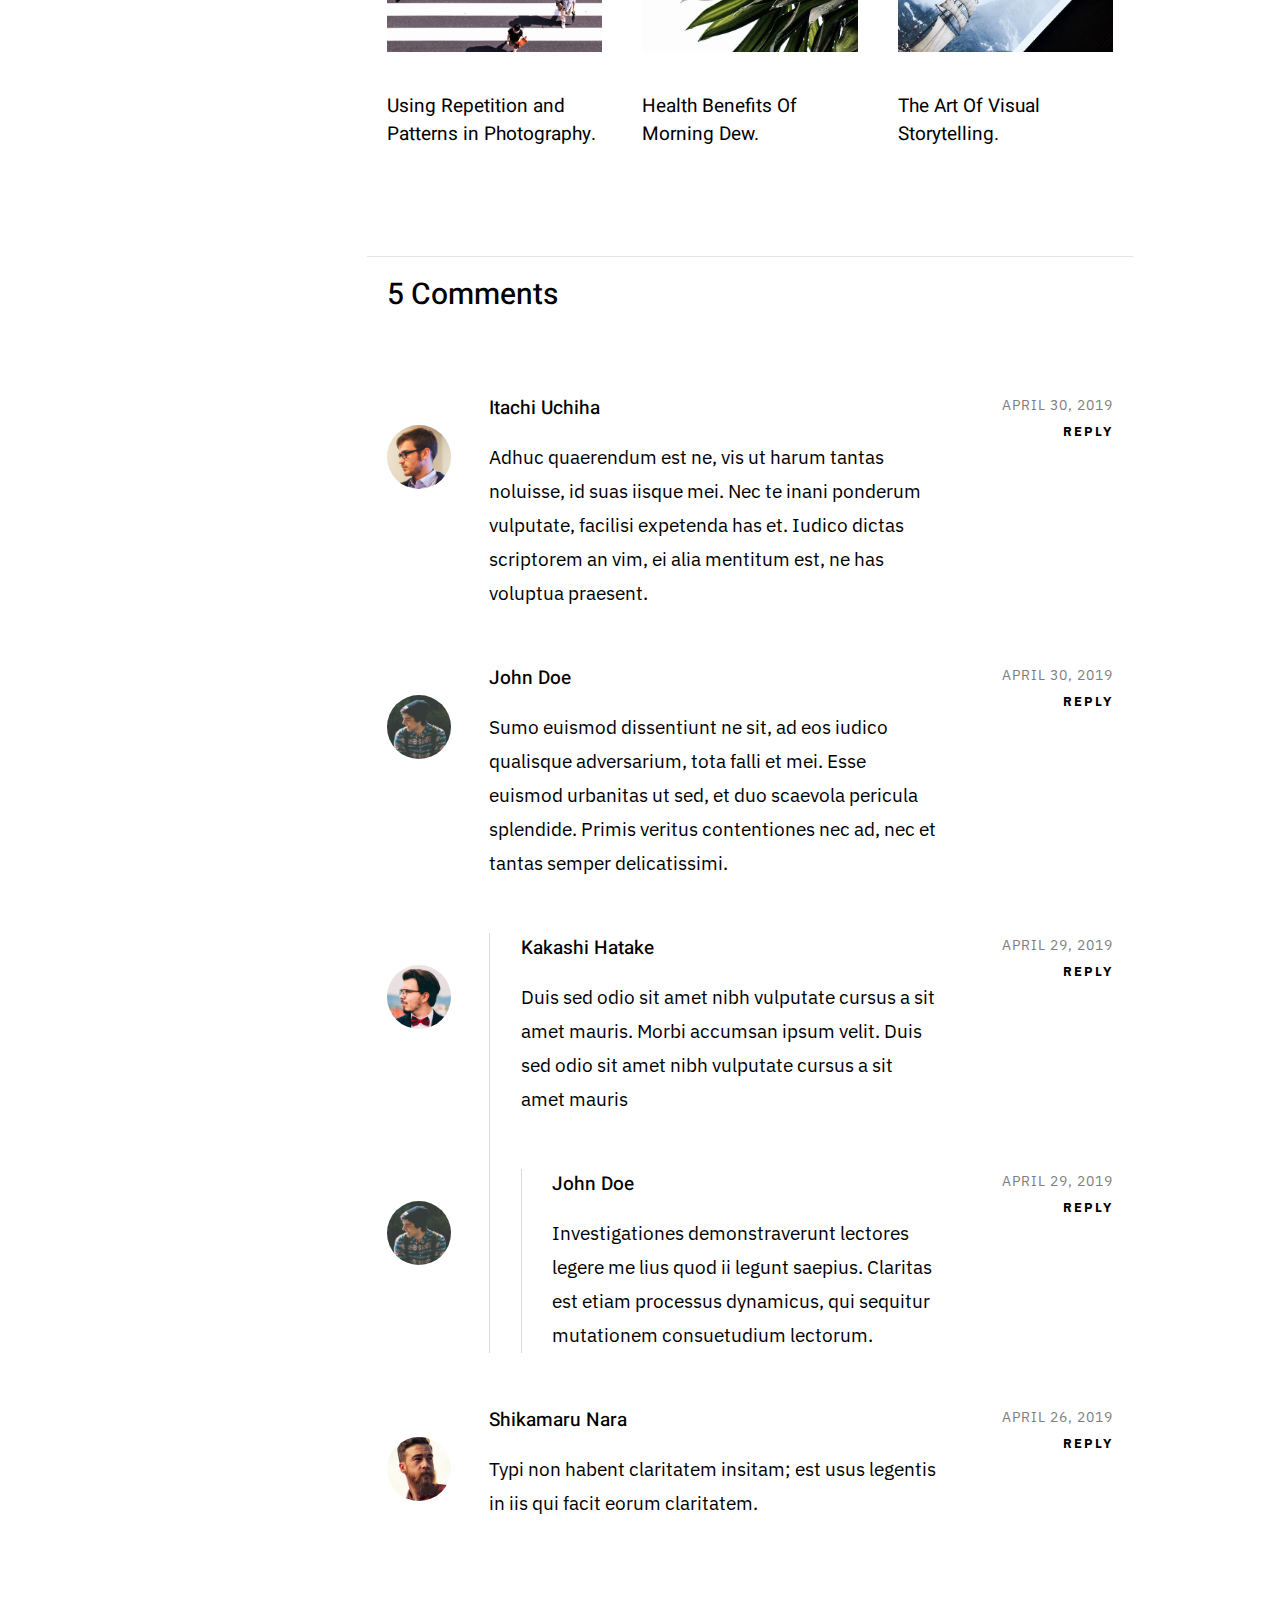
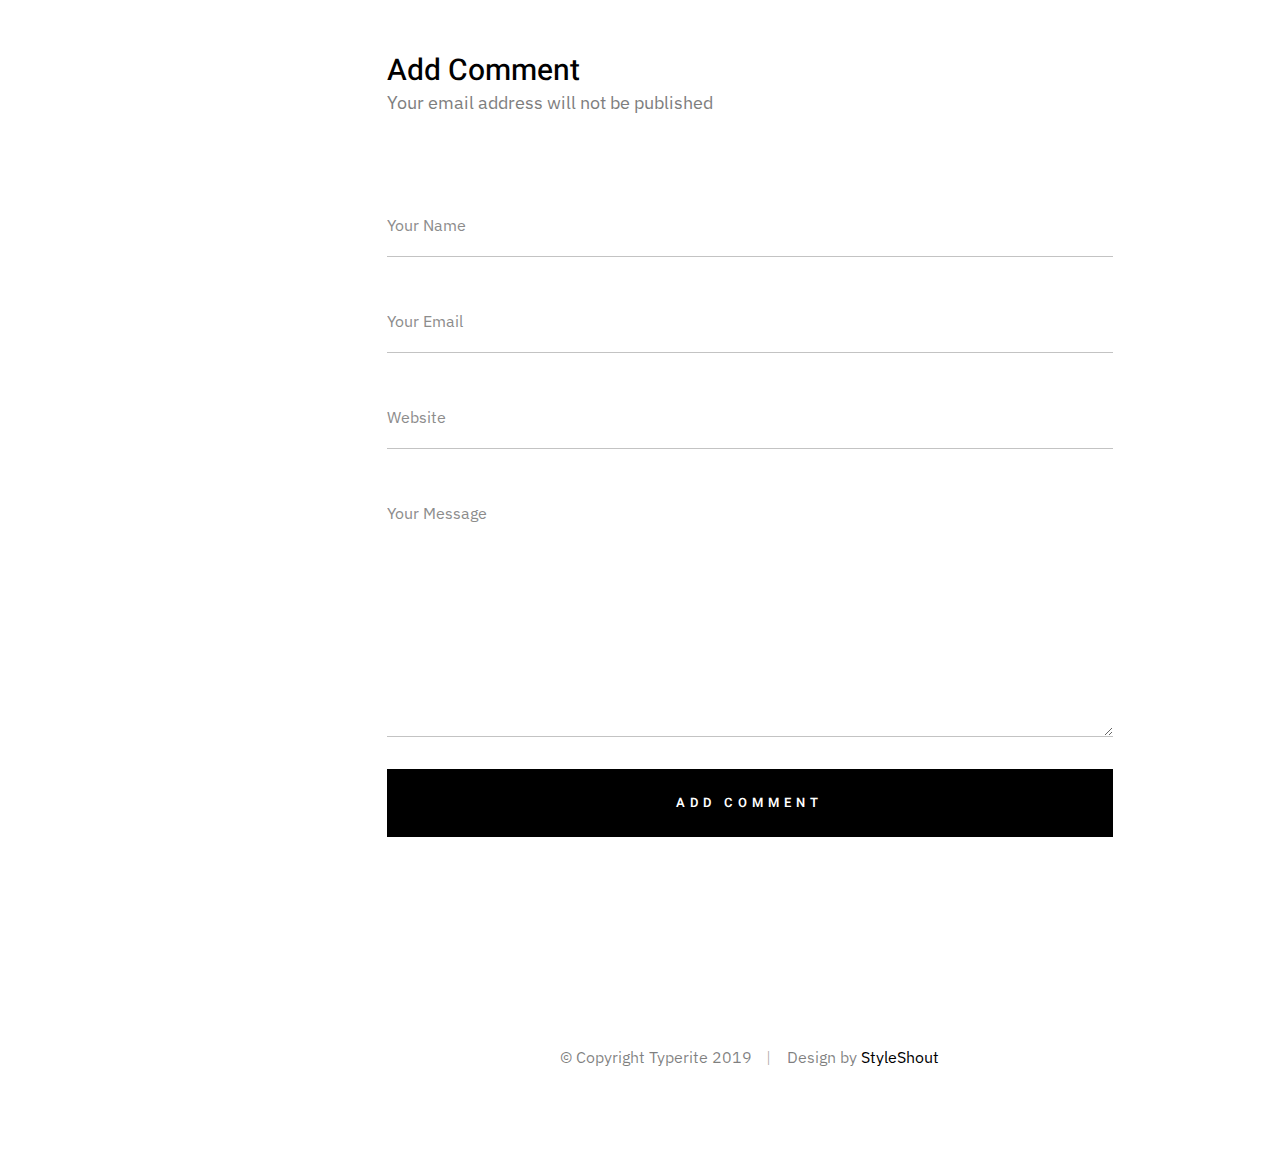
<file: single-gallery.html>
<!DOCTYPE html>
<html class="no-js" lang="en">
<head>

    <!--- basic page needs
    ================================================== -->
    <meta charset="utf-8">
    <title>Gallery Post - Typerite</title>
    <meta name="description" content="">
    <meta name="author" content="">

    <!-- mobile specific metas
    ================================================== -->
    <meta name="viewport" content="width=device-width, initial-scale=1">

    <!-- CSS
    ================================================== -->
    <link rel="stylesheet" href="css/base.css">
    <link rel="stylesheet" href="css/vendor.css">
    <link rel="stylesheet" href="css/main.css">

    <!-- script
    ================================================== -->
    <script src="js/modernizr.js"></script>

    <!-- favicons
    ================================================== -->
    <link rel="apple-touch-icon" sizes="180x180" href="apple-touch-icon.png">
    <link rel="icon" type="image/png" sizes="32x32" href="favicon-32x32.png">
    <link rel="icon" type="image/png" sizes="16x16" href="favicon-16x16.png">
    <link rel="manifest" href="site.webmanifest">

</head>

<body class="ss-bg-white">

    <!-- preloader
    ================================================== -->
    <div id="preloader">
        <div id="loader" class="dots-fade">
            <div></div>
            <div></div>
            <div></div>
        </div>
    </div>

    <div id="top" class="s-wrap site-wrapper">

        <!-- site header
        ================================================== -->
        <header class="s-header header">

            <div class="header__top">
                <div class="header__logo">
                    <a class="site-logo" href="index.html">
                        <img src="images/logo.svg" alt="Homepage">
                    </a>
                </div>

                <div class="header__search">
    
                    <form role="search" method="get" class="header__search-form" action="#">
                        <label>
                            <span class="hide-content">Search for:</span>
                            <input type="search" class="header__search-field" placeholder="Type Keywords" value="" name="s" title="Search for:" autocomplete="off">
                        </label>
                        <input type="submit" class="header__search-submit" value="Search">
                    </form>
        
                    <a href="#0" title="Close Search" class="header__search-close">Close</a>
        
                </div>  <!-- end header__search -->

                <!-- toggles -->
                <a href="#0" class="header__search-trigger"></a>
                <a href="#0" class="header__menu-toggle"><span>Menu</span></a>

            </div>

            <nav class="header__nav-wrap">

                <ul class="header__nav">
                    <li class="current"><a href="index.html" title="">Home</a></li>
                    <li class="has-children">
                        <a href="#0" title="">Categories</a>
                        <ul class="sub-menu">
                        <li><a href="category.html">Lifestyle</a></li>
                        <li><a href="category.html">Health</a></li>
                        <li><a href="category.html">Family</a></li>
                        <li><a href="category.html">Management</a></li>
                        <li><a href="category.html">Travel</a></li>
                        <li><a href="category.html">Work</a></li>
                        </ul>
                    </li>
                    <li class="has-children current">
                        <a href="#0" title="">Blog Posts</a>
                        <ul class="sub-menu">
                        <li><a href="single-video.html">Video Post</a></li>
                        <li><a href="single-audio.html">Audio Post</a></li>
                        <li><a href="single-gallery.html">Gallery Post</a></li>
                        <li><a href="single-standard.html">Standard Post</a></li>
                        </ul>
                    </li>
                    <li><a href="styles.html" title="">Styles</a></li>
                    <li><a href="page-about.html" title="">About</a></li>
                    <li><a href="page-contact.html" title="">Contact</a></li>
                </ul> <!-- end header__nav -->

                <ul class="header__social">
                    <li class="ss-facebook">
                        <a href="https://facebook.com/">
                            <span class="screen-reader-text">Facebook</span>
                        </a>
                    </li>
                    <li class="ss-twitter">
                        <a href="#0">
                            <span class="screen-reader-text">Twitter</span>
                        </a>
                    </li>
                    <li class="ss-dribbble">
                        <a href="#0">
                            <span class="screen-reader-text">Instagram</span>
                        </a>
                    </li>
                    <li class="ss-behance">
                        <a href="#0">
                            <span class="screen-reader-text">Behance</span>
                        </a>
                    </li>
                </ul>

            </nav> <!-- end header__nav-wrap -->

        </header> <!-- end s-header -->


        <!-- site content
        ================================================== -->
        <div class="s-content content">
            <main class="row content__page">
                
                <article class="column large-full entry format-gallery">

                    <div class="media-wrap entry__media">
                        <div class="entry__slider slider">
                            <div class="slider__slides">
                                <div class="slider__slide">
                                    <img src="images/thumbs/single/gallery/single-gallery-01-1000.jpg" 
                                            srcset="images/thumbs/single/gallery/single-gallery-01-2000.jpg 2000w, 
                                                    images/thumbs/single/gallery/single-gallery-01-1000.jpg 1000w, 
                                                    images/thumbs/single/gallery/single-gallery-01-500.jpg 500w" 
                                            sizes="(max-width: 2000px) 100vw, 2000px" alt="" >
                                </div>
                                <div class="slider__slide">
                                    <img src="images/thumbs/single/gallery/single-gallery-02-1000.jpg" 
                                            srcset="images/thumbs/single/gallery/single-gallery-02-2000.jpg 2000w, 
                                                    images/thumbs/single/gallery/single-gallery-02-1000.jpg 1000w, 
                                                    images/thumbs/single/gallery/single-gallery-02-500.jpg 500w" 
                                            sizes="(max-width: 2000px) 100vw, 2000px" alt="" >
                                </div>
                                <div class="slider__slide">
                                    <img src="images/thumbs/single/gallery/single-gallery-03-1000.jpg" 
                                            srcset="images/thumbs/single/gallery/single-gallery-03-2000.jpg 2000w, 
                                                images/thumbs/single/gallery/single-gallery-03-1000.jpg 1000w, 
                                                images/thumbs/single/gallery/single-gallery-03-500.jpg 500w" 
                                            sizes="(max-width: 2000px) 100vw, 2000px" alt="" >
                                </div>
                            </div>
                        </div>
                    </div>

                    <div class="content__page-header entry__header">
                        <h1 class="display-1 entry__title">
                        Hello, This Is A Gallery Post.
                        </h1>
                        <ul class="entry__header-meta">
                            <li class="author">By <a href="#0">Jonathan Doe</a></li>
                            <li class="date">April 30, 2019</li>
                            <li class="cat-links">
                                <a href="#0">Marketing</a><a href="#0">Management</a>
                            </li>
                        </ul>
                    </div> <!-- end entry__header -->

                    <div class="entry__content">

                        <p class="lead drop-cap">
                        Duis ex ad cupidatat tempor Excepteur cillum cupidatat 
                        fugiat nostrud cupidatat dolor sunt sint sit nisi est eu exercitation 
                        incididunt adipisicing veniam velit id fugiat enim mollit amet anim veniam dolor 
                        dolor irure velit commodo cillum sit nulla ullamco magna amet magna cupidatat qui 
                        labore cillum sit in tempor veniam consequat non laborum adipisicing aliqua 
                        ea nisi sint.
                        </p>

                        <p>
                        Duis ex ad cupidatat tempor Excepteur cillum cupidatat fugiat nostrud cupidatat 
                        dolor sunt sint sit nisi est eu exercitation incididunt adipisicing veniam velit 
                        id fugiat enim mollit amet anim veniam dolor dolor irure velit commodo cillum sit 
                        nulla ullamco magna amet magna cupidatat qui labore cillum sit in tempor veniam 
                        consequat non laborum adipisicing aliqua ea nisi sint ut quis proident ullamco ut 
                        dolore culpa occaecat ut laboris in sit minim cupidatat ut dolor voluptate enim 
                        veniam consequat occaecat fugiat in adipisicing in amet Ut nulla nisi non ut enim 
                        aliqua laborum mollit quis nostrud sed sed.
                        </p>

                        <p>
                        <img src="images/wheel-1000.jpg" 
                             srcset="images/wheel-2000.jpg 2000w, 
                                     images/wheel-1000.jpg 1000w, 
                                     images/wheel-500.jpg 500w" 
                                     sizes="(max-width: 2000px) 100vw, 2000px" alt="">
                        </p>

                        <h2>Large Heading</h2>
    
                        <p>
                        Harum quidem rerum facilis est et expedita distinctio. Nam libero tempore, cum 
                        soluta nobis est eligendi optio cumque nihil impedit quo minus 
                        <a href="http://#">omnis voluptas assumenda est</a> id quod maxime placeat 
                        facere possimus, omnis dolor repellendus. Temporibus autem quibusdam et aut 
                        officiis debitis aut rerum necessitatibus saepe eveniet ut et.
                        </p>
    
                        <blockquote>
                            <p>
                            For God so loved the world, that he gave his only Son, that whoever believes in 
                            him should not perish but have eternal life. For God did not send his Son into 
                            the world to condemn the world, but in order that the world might be 
                            saved through him.
                            </p>
                            <cite>John 3:16-17 ESV</cite>
                        </blockquote>
    
                        <p>
                        Odio dignissimos ducimus qui blanditiis praesentium voluptatum deleniti atque 
                        corrupti dolores et quas molestias excepturi sint occaecati cupiditate non provident, 
                        similique sunt in culpa. Aenean eu leo quam. Pellentesque ornare sem lacinia quam 
                        venenatis vestibulum. Nulla vitae elit libero, a pharetra augue laboris in sit minim 
                        cupidatat ut dolor voluptate enim veniam consequat occaecat fugiat in adipisicing 
                        in amet Ut nulla nisi non ut enim aliqua laborum mollit quis nostrud sed sed.
                        </p>
    
                        <h3>Smaller Heading</h3>
    
                        <p>
                        Odio dignissimos ducimus qui blanditiis praesentium voluptatum deleniti atque 
                        corrupti dolores et quas molestias excepturi sint occaecati cupiditate non provident, 
                        similique sunt in culpa. Aenean eu leo quam. Pellentesque ornare sem lacinia quam 
                        venenatis vestibulum. Nulla vitae elit libero, a pharetra augue laboris in sit minim 
                        cupidatat ut dolor voluptate enim veniam consequat occaecat fugiat in adipisicing 
                        in amet Ut nulla nisi non ut enim aliqua laborum mollit quis nostrud sed sed.
                        </p>

<pre><code>
    code {
        font-size: 1.4rem;
        margin: 0 .2rem;
        padding: .2rem .6rem;
        white-space: nowrap;
        background: #F1F1F1;
        border: 1px solid #E1E1E1;	
        border-radius: 3px;
    }
</code></pre>

                        <p>
                        Odio dignissimos ducimus qui blanditiis praesentium voluptatum deleniti atque 
                        corrupti dolores et quas molestias excepturi sint occaecati cupiditate non provident, 
                        similique sunt in culpa. Aenean eu leo quam. Pellentesque ornare sem lacinia quam 
                        venenatis vestibulum. Nulla vitae elit libero, a pharetra augue laboris in sit minim 
                        cupidatat ut dolor voluptate enim veniam consequat occaecat fugiat in adipisicing 
                        in amet Ut nulla nisi non ut enim aliqua laborum mollit quis nostrud sed sed.
                        </p>
        
                        <ul>
                            <li>Donec nulla non metus auctor fringilla.
                                <ul>
                                    <li>Lorem ipsum dolor sit amet.</li>
                                    <li>Lorem ipsum dolor sit amet.</li>
                                    <li>Lorem ipsum dolor sit amet.</li>
                                </ul>
                            </li>
                            <li>Donec nulla non metus auctor fringilla.</li>
                            <li>Donec nulla non metus auctor fringilla.</li>
                        </ul>
        
                        <p>
                        Odio dignissimos ducimus qui blanditiis praesentium voluptatum deleniti atque 
                        corrupti dolores et quas molestias excepturi sint occaecati cupiditate non provident, 
                        similique sunt in culpa. Aenean eu leo quam. Pellentesque ornare sem lacinia quam 
                        venenatis vestibulum. Nulla vitae elit libero, a pharetra augue laboris in sit minim 
                        cupidatat ut dolor voluptate enim veniam consequat occaecat fugiat in adipisicing 
                        in amet Ut nulla nisi non ut enim aliqua laborum mollit quis nostrud sed sed.
                        </p>


                        <p class="entry__tags">
                            <span>Post Tags</span>
        
                            <span class="entry__tag-list">
                                <a href="#0">orci</a>
                                <a href="#0">lectus</a>
                                <a href="#0">varius</a>
                                <a href="#0">turpis</a>
                            </span>
            
                        </p>
                    </div> <!-- end entry content -->

                    <div class="entry__pagenav">
                        <div class="entry__nav">
                            <div class="entry__prev">
                                <a href="#0" rel="prev">
                                    <span>Previous Post</span>
                                    Tips on Minimalist Design 
                                </a>
                            </div>
                            <div class="entry__next">
                                <a href="#0" rel="next">
                                    <span>Next Post</span>
                                    Less Is More 
                                </a>
                            </div>
                        </div>
                    </div> <!-- end entry content -->

                    <div class="entry__related">
                        <h3 class="h2">Related Articles</h3>

                        <ul class="related">
                            <li class="related__item">
                                <a href="single-standard.html" class="related__link">
                                    <img src="images/thumbs/masonry/walk-600.jpg" alt="">
                                </a>
                                <h5 class="related__post-title">Using Repetition and Patterns in Photography.</h5>
                            </li>
                            <li class="related__item">
                                <a href="single-standard.html" class="related__link">
                                    <img src="images/thumbs/masonry/dew-600.jpg" alt="">
                                </a>
                                <h5 class="related__post-title">Health Benefits Of Morning Dew.</h5>
                            </li>
                            <li class="related__item">
                                <a href="single-standard.html" class="related__link">
                                    <img src="images/thumbs/masonry/rucksack-600.jpg" alt="">
                                </a>
                                <h5 class="related__post-title">The Art Of Visual Storytelling.</h5>
                            </li>
                        </ul>
                    </div> <!-- end entry related -->

                </article> <!-- end column large-full entry-->


                <div class="comments-wrap">

                    <div id="comments" class="column large-12">

                        <h3 class="h2">5 Comments</h3>
        
                        <!-- START commentlist -->
                        <ol class="commentlist">
        
                            <li class="depth-1 comment">
        
                                <div class="comment__avatar">
                                    <img class="avatar" src="images/avatars/user-01.jpg" alt="" width="50" height="50">
                                </div>
        
                                <div class="comment__content">
        
                                    <div class="comment__info">
                                        <div class="comment__author">Itachi Uchiha</div>
        
                                        <div class="comment__meta">
                                            <div class="comment__time">April 30, 2019</div>
                                            <div class="comment__reply">
                                                <a class="comment-reply-link" href="#0">Reply</a>
                                            </div>
                                        </div>
                                    </div>
        
                                    <div class="comment__text">
                                    <p>Adhuc quaerendum est ne, vis ut harum tantas noluisse, id suas iisque mei. Nec te inani ponderum vulputate,
                                    facilisi expetenda has et. Iudico dictas scriptorem an vim, ei alia mentitum est, ne has voluptua praesent.</p>
                                    </div>
        
                                </div>
        
                            </li> <!-- end comment level 1 -->
        
                            <li class="thread-alt depth-1 comment">
        
                                <div class="comment__avatar">
                                    <img class="avatar" src="images/avatars/user-04.jpg" alt="" width="50" height="50">
                                </div>
        
                                <div class="comment__content">
        
                                    <div class="comment__info">
                                        <div class="comment__author">John Doe</div>
        
                                        <div class="comment__meta">
                                            <div class="comment__time">April 30, 2019</div>
                                            <div class="comment__reply">
                                                <a class="comment-reply-link" href="#0">Reply</a>
                                            </div>
                                        </div>
                                    </div>
        
                                    <div class="comment__text">
                                    <p>Sumo euismod dissentiunt ne sit, ad eos iudico qualisque adversarium, tota falli et mei. Esse euismod
                                    urbanitas ut sed, et duo scaevola pericula splendide. Primis veritus contentiones nec ad, nec et
                                    tantas semper delicatissimi.</p>
                                    </div>
        
                                </div>
        
                                <ul class="children">
        
                                    <li class="depth-2 comment">
        
                                        <div class="comment__avatar">
                                            <img class="avatar" src="images/avatars/user-03.jpg" alt="" width="50" height="50">
                                        </div>
        
                                        <div class="comment__content">
        
                                            <div class="comment__info">
                                                <div class="comment__author">Kakashi Hatake</div>
        
                                                <div class="comment__meta">
                                                    <div class="comment__time">April 29, 2019</div>
                                                    <div class="comment__reply">
                                                        <a class="comment-reply-link" href="#0">Reply</a>
                                                    </div>
                                                </div>
                                            </div>
        
                                            <div class="comment__text">
                                                <p>Duis sed odio sit amet nibh vulputate
                                                cursus a sit amet mauris. Morbi accumsan ipsum velit. Duis sed odio sit amet nibh vulputate
                                                cursus a sit amet mauris</p>
                                            </div>
        
                                        </div>
        
                                        <ul class="children">
        
                                            <li class="depth-3 comment">
        
                                                <div class="comment__avatar">
                                                    <img class="avatar" src="images/avatars/user-04.jpg" alt="" width="50" height="50">
                                                </div>
        
                                                <div class="comment__content">
        
                                                    <div class="comment__info">
                                                        <div class="comment__author">John Doe</div>
        
                                                        <div class="comment__meta">
                                                            <div class="comment__time">April 29, 2019</div>
                                                            <div class="comment__reply">
                                                                <a class="comment-reply-link" href="#0">Reply</a>
                                                            </div>
                                                        </div>
                                                    </div>
        
                                                    <div class="comment__text">
                                                    <p>Investigationes demonstraverunt lectores legere me lius quod ii legunt saepius. Claritas est
                                                    etiam processus dynamicus, qui sequitur mutationem consuetudium lectorum.</p>
                                                    </div>
        
                                                </div>
        
                                            </li>
        
                                        </ul>
        
                                    </li>
        
                                </ul>
        
                            </li> <!-- end comment level 1 -->
        
                            <li class="depth-1 comment">
        
                                <div class="comment__avatar">
                                    <img class="avatar" src="images/avatars/user-02.jpg" alt="" width="50" height="50">
                                </div>
        
                                <div class="comment__content">
        
                                    <div class="comment__info">
                                        <div class="comment__author">Shikamaru Nara</div>
        
                                        <div class="comment__meta">
                                            <div class="comment__time">April 26, 2019</div>
                                            <div class="comment__reply">
                                                <a class="comment-reply-link" href="#0">Reply</a>
                                            </div>
                                        </div>
                                    </div>
        
                                    <div class="comment__text">
                                    <p>Typi non habent claritatem insitam; est usus legentis in iis qui facit eorum claritatem.</p>
                                    </div>
        
                                </div>
        
                            </li>  <!-- end comment level 1 -->
        
                        </ol>
                        <!-- END commentlist -->

                    </div> <!-- end comments -->

                    <div class="column large-12 comment-respond">

                        <!-- START respond -->
                        <div id="respond">
            
                            <h3 class="h2">Add Comment <span>Your email address will not be published</span></h3>
            
                            <form name="contactForm" id="contactForm" method="post" action="" autocomplete="off">
                                <fieldset>
            
                                    <div class="form-field">
                                        <input name="cName" id="cName" class="full-width" placeholder="Your Name" value="" type="text">
                                    </div>
            
                                    <div class="form-field">
                                        <input name="cEmail" id="cEmail" class="full-width" placeholder="Your Email" value="" type="text">
                                    </div>
            
                                    <div class="form-field">
                                        <input name="cWebsite" id="cWebsite" class="full-width" placeholder="Website" value="" type="text">
                                    </div>
            
                                    <div class="message form-field">
                                        <textarea name="cMessage" id="cMessage" class="full-width" placeholder="Your Message"></textarea>
                                    </div>
            
                                    <input name="submit" id="submit" class="btn btn--primary btn-wide btn--large full-width" value="Add Comment" type="submit">
            
                                </fieldset>
                            </form> <!-- end form -->
            
                        </div>
                        <!-- END respond-->
            
                    </div> <!-- end comment-respond -->
            
                </div> <!-- end comments-wrap -->
            </main>

        </div> <!-- end s-content -->


        <!-- footer
        ================================================== -->
        <footer class="s-footer footer">
            <div class="row">
                <div class="column large-full footer__content">
                    <div class="footer__copyright">
                        <span>© Copyright Typerite 2019</span> 
                        <span>Design by <a href="https://www.styleshout.com/">StyleShout</a></span>
                    </div>
                </div>
            </div>

            <div class="go-top">
                <a class="smoothscroll" title="Back to Top" href="#top"></a>
            </div>
        </footer>

    </div> <!-- end s-wrap -->


    <!-- Java Script
    ================================================== -->
    <script src="js/jquery-3.2.1.min.js"></script>
    <script src="js/plugins.js"></script>
    <script src="js/main.js"></script>

</body>
</file>
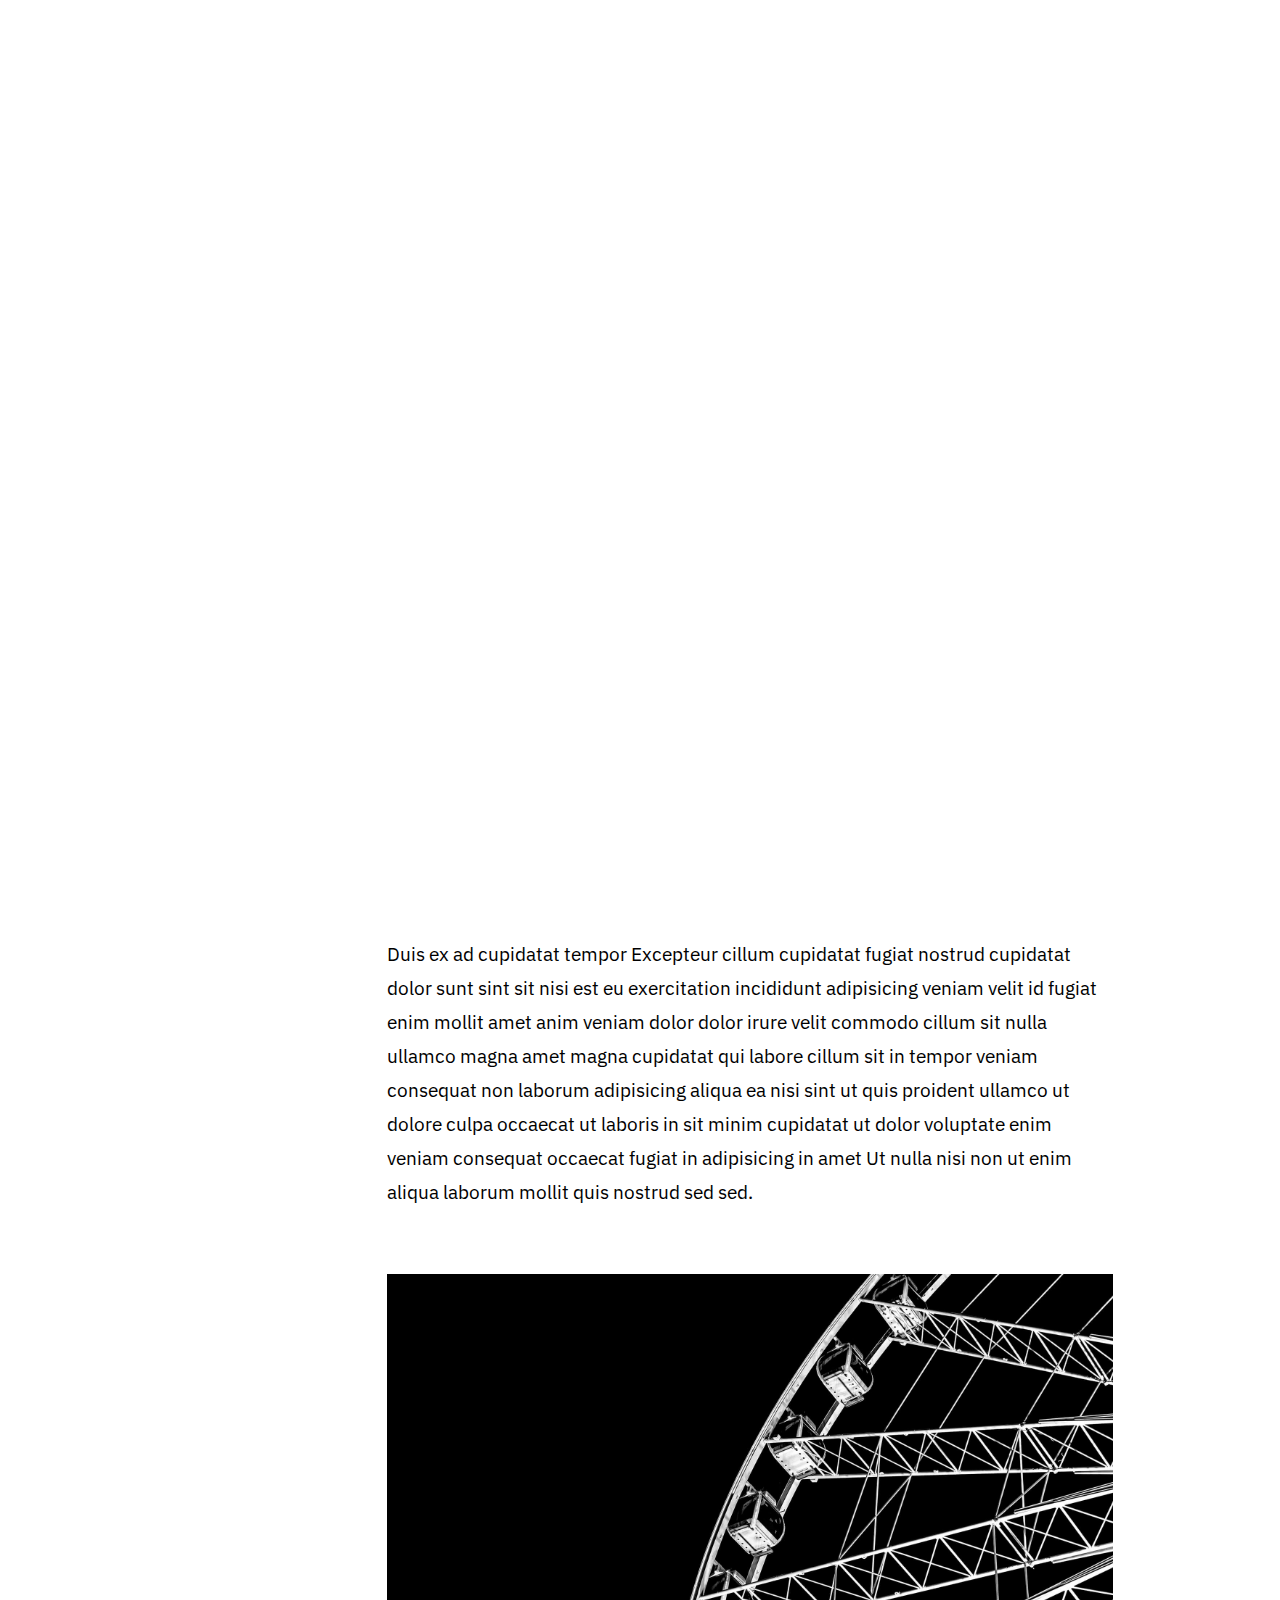
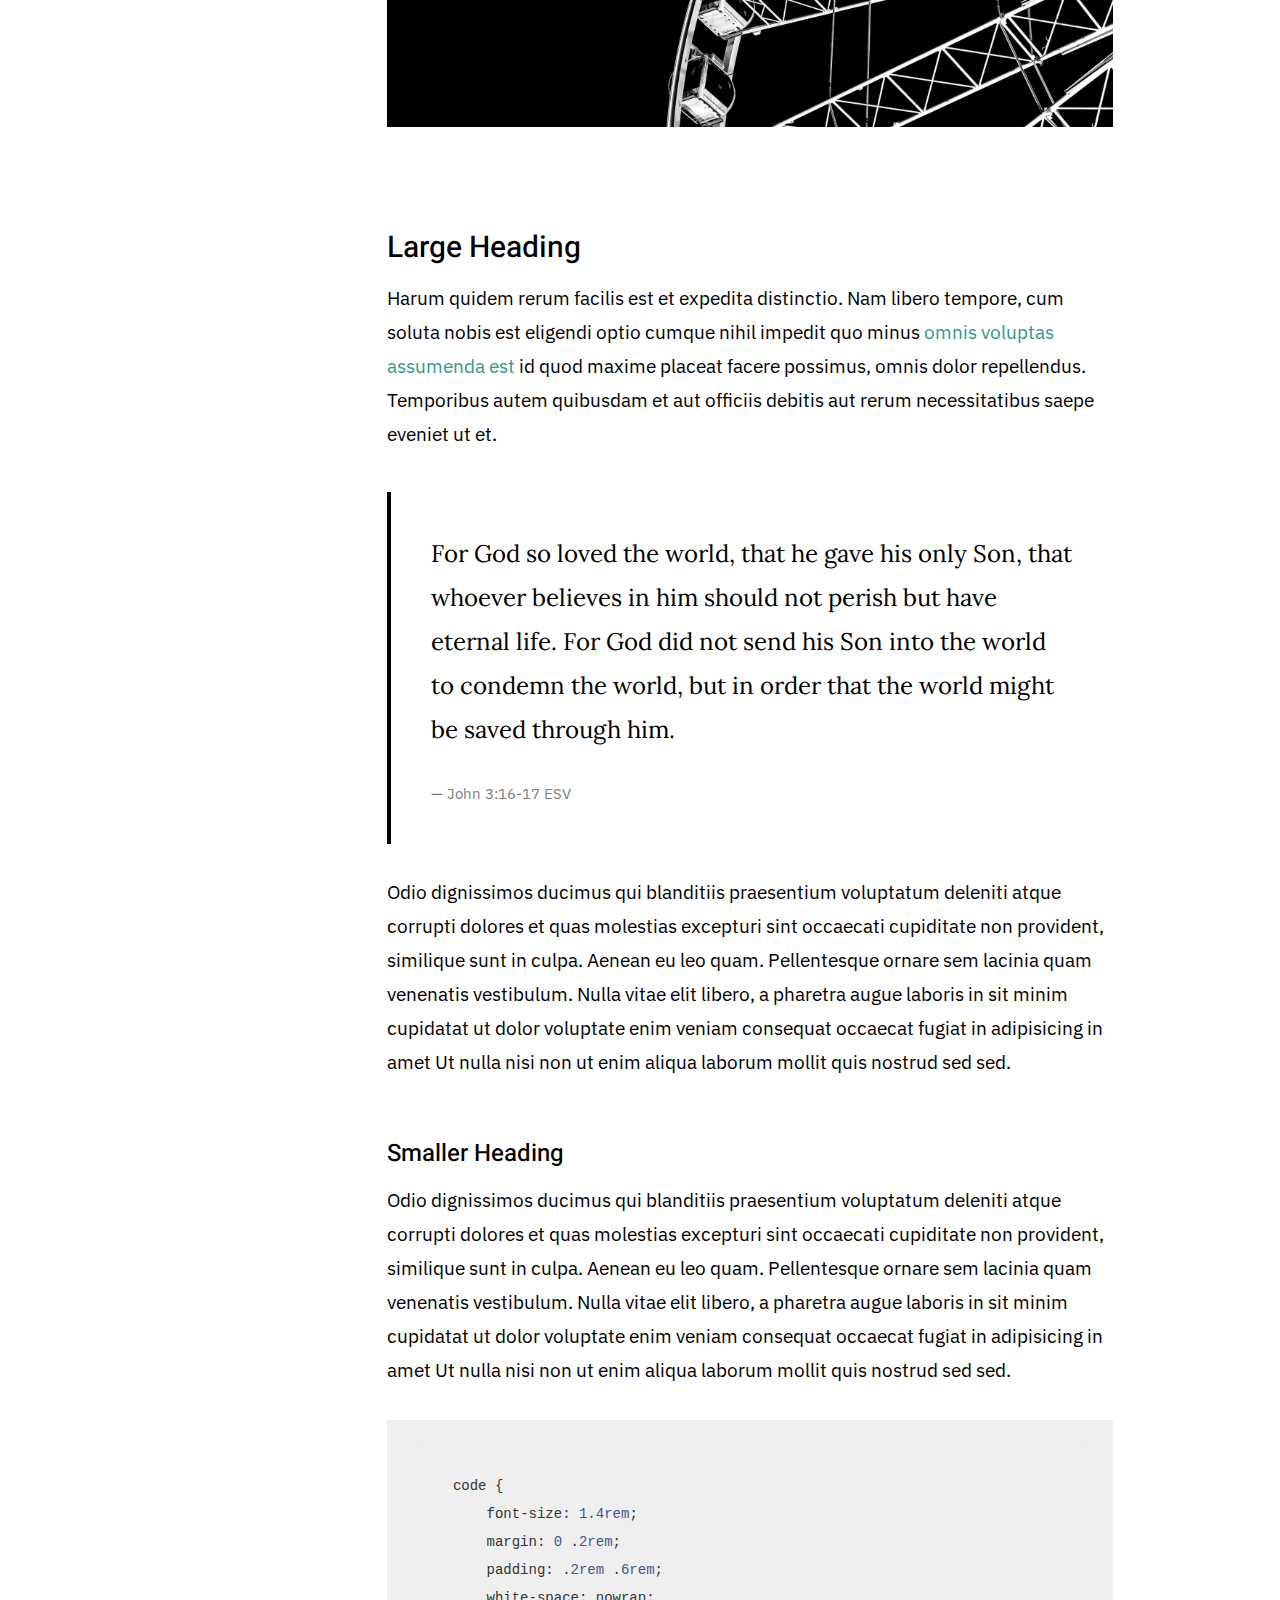
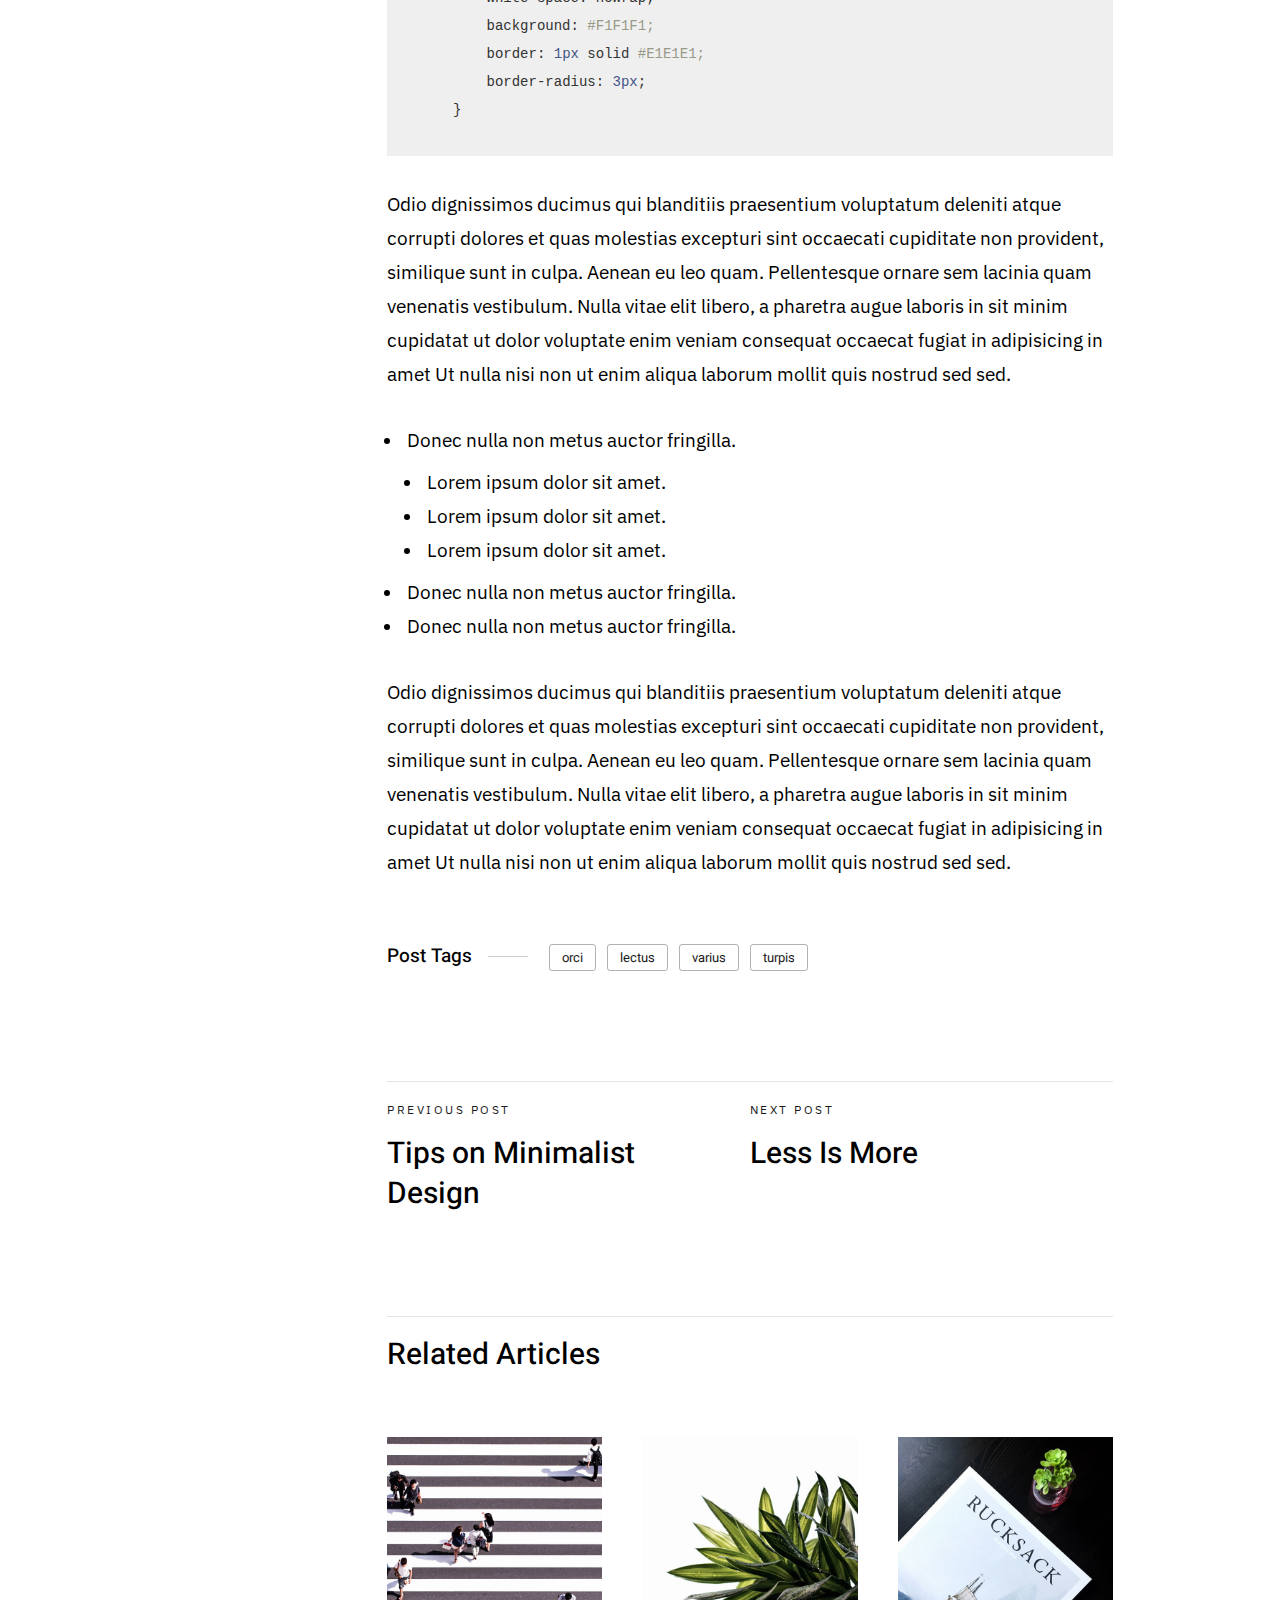
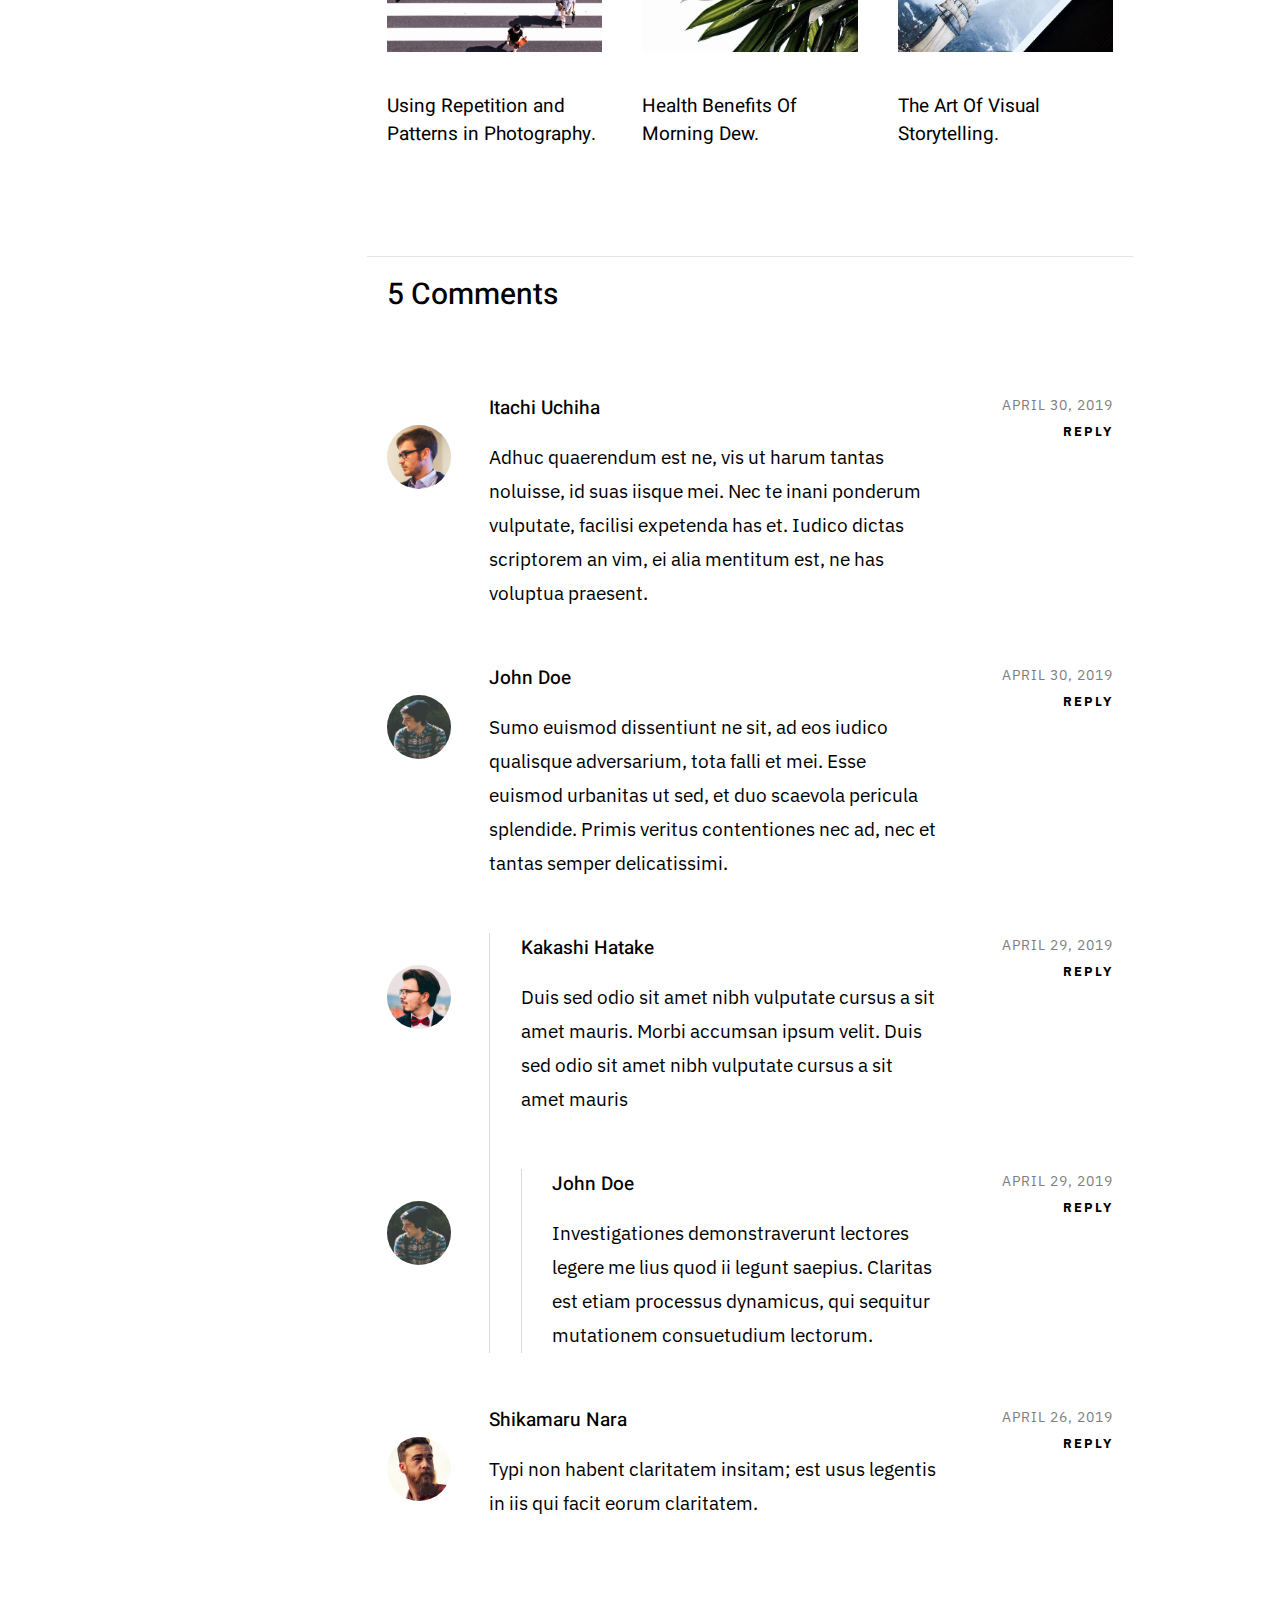
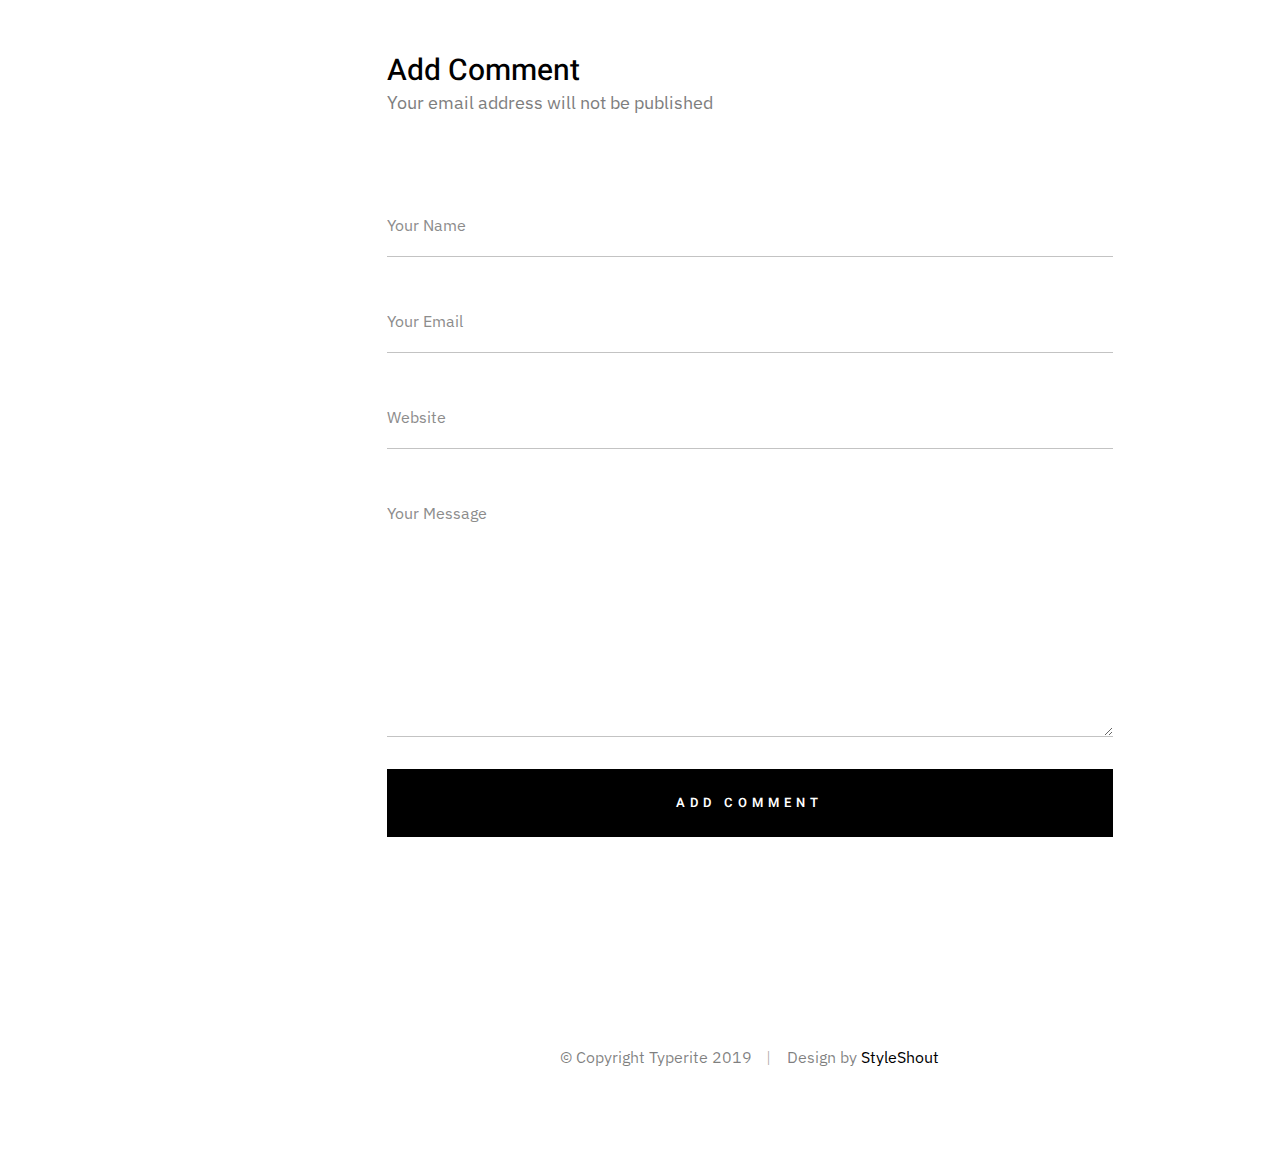
<file: single-standard.html>
<!DOCTYPE html>
<html class="no-js" lang="en">
<head>

    <!--- basic page needs
    ================================================== -->
    <meta charset="utf-8">
    <title>Standard Post - Typerite</title>
    <meta name="description" content="">
    <meta name="author" content="">

    <!-- mobile specific metas
    ================================================== -->
    <meta name="viewport" content="width=device-width, initial-scale=1">

    <!-- CSS
    ================================================== -->
    <link rel="stylesheet" href="css/base.css">
    <link rel="stylesheet" href="css/vendor.css">
    <link rel="stylesheet" href="css/main.css">

    <!-- script
    ================================================== -->
    <script src="js/modernizr.js"></script>

    <!-- favicons
    ================================================== -->
    <link rel="apple-touch-icon" sizes="180x180" href="apple-touch-icon.png">
    <link rel="icon" type="image/png" sizes="32x32" href="favicon-32x32.png">
    <link rel="icon" type="image/png" sizes="16x16" href="favicon-16x16.png">
    <link rel="manifest" href="site.webmanifest">

</head>

<body class="ss-bg-white">

    <!-- preloader
    ================================================== -->
    <div id="preloader">
        <div id="loader" class="dots-fade">
            <div></div>
            <div></div>
            <div></div>
        </div>
    </div>

    <div id="top" class="s-wrap site-wrapper">

        <!-- site header
        ================================================== -->
        <header class="s-header header">

            <div class="header__top">
                <div class="header__logo">
                    <a class="site-logo" href="index.html">
                        <img src="images/logo.svg" alt="Homepage">
                    </a>
                </div>

                <div class="header__search">
    
                    <form role="search" method="get" class="header__search-form" action="#">
                        <label>
                            <span class="hide-content">Search for:</span>
                            <input type="search" class="header__search-field" placeholder="Type Keywords" value="" name="s" title="Search for:" autocomplete="off">
                        </label>
                        <input type="submit" class="header__search-submit" value="Search">
                    </form>
        
                    <a href="#0" title="Close Search" class="header__search-close">Close</a>
        
                </div>  <!-- end header__search -->

                <!-- toggles -->
                <a href="#0" class="header__search-trigger"></a>
                <a href="#0" class="header__menu-toggle"><span>Menu</span></a>

            </div>

            <nav class="header__nav-wrap">

                <ul class="header__nav">
                    <li><a href="index.html" title="">Home</a></li>
                    <li class="has-children">
                        <a href="#0" title="">Categories</a>
                        <ul class="sub-menu">
                        <li><a href="category.html">Lifestyle</a></li>
                        <li><a href="category.html">Health</a></li>
                        <li><a href="category.html">Family</a></li>
                        <li><a href="category.html">Management</a></li>
                        <li><a href="category.html">Travel</a></li>
                        <li><a href="category.html">Work</a></li>
                        </ul>
                    </li>
                    <li class="has-children current">
                        <a href="#0" title="">Blog</a>
                        <ul class="sub-menu">
                        <li><a href="single-video.html">Video Post</a></li>
                        <li><a href="single-audio.html">Audio Post</a></li>
                        <li><a href="single-gallery.html">Gallery Post</a></li>
                        <li><a href="single-standard.html">Standard Post</a></li>
                        </ul>
                    </li>
                    <li><a href="styles.html" title="">Styles</a></li>
                    <li><a href="page-about.html" title="">About</a></li>
                    <li><a href="page-contact.html" title="">Contact</a></li>
                </ul> <!-- end header__nav -->

                <ul class="header__social">
                    <li class="ss-facebook">
                        <a href="https://facebook.com/">
                            <span class="screen-reader-text">Facebook</span>
                        </a>
                    </li>
                    <li class="ss-twitter">
                        <a href="#0">
                            <span class="screen-reader-text">Twitter</span>
                        </a>
                    </li>
                    <li class="ss-dribbble">
                        <a href="#0">
                            <span class="screen-reader-text">Instagram</span>
                        </a>
                    </li>
                    <li class="ss-behance">
                        <a href="#0">
                            <span class="screen-reader-text">Behance</span>
                        </a>
                    </li>
                </ul>

            </nav> <!-- end header__nav-wrap -->

        </header> <!-- end s-header -->


        <!-- site content
        ================================================== -->
        <div class="s-content content">
            <main class="row content__page">
                
                <article class="column large-full entry format-standard">

                    <div class="media-wrap entry__media">
                        <div class="entry__post-thumb">
                            <img src="images/thumbs/single/standard/standard-1000.jpg" 
                                 srcset="images/thumbs/single/standard/standard-2000.jpg 2000w, 
                                         images/thumbs/single/standard/standard-1000.jpg 1000w, 
                                         images/thumbs/single/standard/standard-500.jpg 500w" sizes="(max-width: 2000px) 100vw, 2000px" alt="">
                        </div>
                    </div>

                    <div class="content__page-header entry__header">
                        <h1 class="display-1 entry__title">
                        This Is A Standard Format Post.
                        </h1>
                        <ul class="entry__header-meta">
                            <li class="author">By <a href="#0">Jannik Schilling</a></li>
                            <li class="date">20. April 2020</li>
                            <li class="cat-links">
                                <a href="#0">Marketing</a><a href="#0">Management</a>
                            </li>
                        </ul>
                    </div> <!-- end entry__header -->

                    <div class="entry__content">

                        <p class="lead drop-cap">
                        Duis ex ad cupidatat tempor Excepteur cillum cupidatat 
                        fugiat nostrud cupidatat dolor sunt sint sit nisi est eu exercitation 
                        incididunt adipisicing veniam velit id fugiat enim mollit amet anim veniam dolor 
                        dolor irure velit commodo cillum sit nulla ullamco magna amet magna cupidatat qui 
                        labore cillum sit in tempor veniam consequat non laborum adipisicing aliqua 
                        ea nisi sint.
                        </p>

                        <p>
                        Duis ex ad cupidatat tempor Excepteur cillum cupidatat fugiat nostrud cupidatat 
                        dolor sunt sint sit nisi est eu exercitation incididunt adipisicing veniam velit 
                        id fugiat enim mollit amet anim veniam dolor dolor irure velit commodo cillum sit 
                        nulla ullamco magna amet magna cupidatat qui labore cillum sit in tempor veniam 
                        consequat non laborum adipisicing aliqua ea nisi sint ut quis proident ullamco ut 
                        dolore culpa occaecat ut laboris in sit minim cupidatat ut dolor voluptate enim 
                        veniam consequat occaecat fugiat in adipisicing in amet Ut nulla nisi non ut enim 
                        aliqua laborum mollit quis nostrud sed sed.
                        </p>

                        <p>
                        <img src="images/wheel-1000.jpg" 
                             srcset="images/wheel-2000.jpg 2000w, 
                                     images/wheel-1000.jpg 1000w, 
                                     images/wheel-500.jpg 500w" 
                                     sizes="(max-width: 2000px) 100vw, 2000px" alt="">
                        </p>

                        <h2>Large Heading</h2>
    
                        <p>
                        Harum quidem rerum facilis est et expedita distinctio. Nam libero tempore, cum 
                        soluta nobis est eligendi optio cumque nihil impedit quo minus 
                        <a href="http://#">omnis voluptas assumenda est</a> id quod maxime placeat 
                        facere possimus, omnis dolor repellendus. Temporibus autem quibusdam et aut 
                        officiis debitis aut rerum necessitatibus saepe eveniet ut et.
                        </p>
    
                        <blockquote>
                            <p>
                            For God so loved the world, that he gave his only Son, that whoever believes in 
                            him should not perish but have eternal life. For God did not send his Son into 
                            the world to condemn the world, but in order that the world might be 
                            saved through him.
                            </p>
                            <cite>John 3:16-17 ESV</cite>
                        </blockquote>
    
                        <p>
                        Odio dignissimos ducimus qui blanditiis praesentium voluptatum deleniti atque 
                        corrupti dolores et quas molestias excepturi sint occaecati cupiditate non provident, 
                        similique sunt in culpa. Aenean eu leo quam. Pellentesque ornare sem lacinia quam 
                        venenatis vestibulum. Nulla vitae elit libero, a pharetra augue laboris in sit minim 
                        cupidatat ut dolor voluptate enim veniam consequat occaecat fugiat in adipisicing 
                        in amet Ut nulla nisi non ut enim aliqua laborum mollit quis nostrud sed sed.
                        </p>
    
                        <h3>Smaller Heading</h3>
    
                        <p>
                        Odio dignissimos ducimus qui blanditiis praesentium voluptatum deleniti atque 
                        corrupti dolores et quas molestias excepturi sint occaecati cupiditate non provident, 
                        similique sunt in culpa. Aenean eu leo quam. Pellentesque ornare sem lacinia quam 
                        venenatis vestibulum. Nulla vitae elit libero, a pharetra augue laboris in sit minim 
                        cupidatat ut dolor voluptate enim veniam consequat occaecat fugiat in adipisicing 
                        in amet Ut nulla nisi non ut enim aliqua laborum mollit quis nostrud sed sed.
                        </p>

<pre><code>
    code {
        font-size: 1.4rem;
        margin: 0 .2rem;
        padding: .2rem .6rem;
        white-space: nowrap;
        background: #F1F1F1;
        border: 1px solid #E1E1E1;	
        border-radius: 3px;
    }
</code></pre>

                        <p>
                        Odio dignissimos ducimus qui blanditiis praesentium voluptatum deleniti atque 
                        corrupti dolores et quas molestias excepturi sint occaecati cupiditate non provident, 
                        similique sunt in culpa. Aenean eu leo quam. Pellentesque ornare sem lacinia quam 
                        venenatis vestibulum. Nulla vitae elit libero, a pharetra augue laboris in sit minim 
                        cupidatat ut dolor voluptate enim veniam consequat occaecat fugiat in adipisicing 
                        in amet Ut nulla nisi non ut enim aliqua laborum mollit quis nostrud sed sed.
                        </p>
        
                        <ul>
                            <li>Donec nulla non metus auctor fringilla.
                                <ul>
                                    <li>Lorem ipsum dolor sit amet.</li>
                                    <li>Lorem ipsum dolor sit amet.</li>
                                    <li>Lorem ipsum dolor sit amet.</li>
                                </ul>
                            </li>
                            <li>Donec nulla non metus auctor fringilla.</li>
                            <li>Donec nulla non metus auctor fringilla.</li>
                        </ul>
        
                        <p>
                        Odio dignissimos ducimus qui blanditiis praesentium voluptatum deleniti atque 
                        corrupti dolores et quas molestias excepturi sint occaecati cupiditate non provident, 
                        similique sunt in culpa. Aenean eu leo quam. Pellentesque ornare sem lacinia quam 
                        venenatis vestibulum. Nulla vitae elit libero, a pharetra augue laboris in sit minim 
                        cupidatat ut dolor voluptate enim veniam consequat occaecat fugiat in adipisicing 
                        in amet Ut nulla nisi non ut enim aliqua laborum mollit quis nostrud sed sed.
                        </p>


                        <p class="entry__tags">
                            <span>Post Tags</span>
        
                            <span class="entry__tag-list">
                                <a href="#0">orci</a>
                                <a href="#0">lectus</a>
                                <a href="#0">varius</a>
                                <a href="#0">turpis</a>
                            </span>
            
                        </p>
                    </div> <!-- end entry content -->

                    <div class="entry__pagenav">
                        <div class="entry__nav">
                            <div class="entry__prev">
                                <a href="#0" rel="prev">
                                    <span>Previous Post</span>
                                    Tips on Minimalist Design 
                                </a>
                            </div>
                            <div class="entry__next">
                                <a href="#0" rel="next">
                                    <span>Next Post</span>
                                    Less Is More 
                                </a>
                            </div>
                        </div>
                    </div> <!-- end entry__pagenav -->

                    <div class="entry__related">
                        <h3 class="h2">Related Articles</h3>

                        <ul class="related">
                            <li class="related__item">
                                <a href="single-standard.html" class="related__link">
                                    <img src="images/thumbs/masonry/walk-600.jpg" alt="">
                                </a>
                                <h5 class="related__post-title">Using Repetition and Patterns in Photography.</h5>
                            </li>
                            <li class="related__item">
                                <a href="single-standard.html" class="related__link">
                                    <img src="images/thumbs/masonry/dew-600.jpg" alt="">
                                </a>
                                <h5 class="related__post-title">Health Benefits Of Morning Dew.</h5>
                            </li>
                            <li class="related__item">
                                <a href="single-standard.html" class="related__link">
                                    <img src="images/thumbs/masonry/rucksack-600.jpg" alt="">
                                </a>
                                <h5 class="related__post-title">The Art Of Visual Storytelling.</h5>
                            </li>
                        </ul>
                    </div> <!-- end entry related -->

                </article> <!-- end column large-full entry-->


                <div class="comments-wrap">

                    <div id="comments" class="column large-12">

                        <h3 class="h2">5 Comments</h3>
        
                        <!-- START commentlist -->
                        <ol class="commentlist">
        
                            <li class="depth-1 comment">
        
                                <div class="comment__avatar">
                                    <img class="avatar" src="images/avatars/user-01.jpg" alt="" width="50" height="50">
                                </div>
        
                                <div class="comment__content">
        
                                    <div class="comment__info">
                                        <div class="comment__author">Itachi Uchiha</div>
        
                                        <div class="comment__meta">
                                            <div class="comment__time">April 30, 2019</div>
                                            <div class="comment__reply">
                                                <a class="comment-reply-link" href="#0">Reply</a>
                                            </div>
                                        </div>
                                    </div>
        
                                    <div class="comment__text">
                                    <p>Adhuc quaerendum est ne, vis ut harum tantas noluisse, id suas iisque mei. Nec te inani ponderum vulputate,
                                    facilisi expetenda has et. Iudico dictas scriptorem an vim, ei alia mentitum est, ne has voluptua praesent.</p>
                                    </div>
        
                                </div>
        
                            </li> <!-- end comment level 1 -->
        
                            <li class="thread-alt depth-1 comment">
        
                                <div class="comment__avatar">
                                    <img class="avatar" src="images/avatars/user-04.jpg" alt="" width="50" height="50">
                                </div>
        
                                <div class="comment__content">
        
                                    <div class="comment__info">
                                        <div class="comment__author">John Doe</div>
        
                                        <div class="comment__meta">
                                            <div class="comment__time">April 30, 2019</div>
                                            <div class="comment__reply">
                                                <a class="comment-reply-link" href="#0">Reply</a>
                                            </div>
                                        </div>
                                    </div>
        
                                    <div class="comment__text">
                                    <p>Sumo euismod dissentiunt ne sit, ad eos iudico qualisque adversarium, tota falli et mei. Esse euismod
                                    urbanitas ut sed, et duo scaevola pericula splendide. Primis veritus contentiones nec ad, nec et
                                    tantas semper delicatissimi.</p>
                                    </div>
        
                                </div>
        
                                <ul class="children">
        
                                    <li class="depth-2 comment">
        
                                        <div class="comment__avatar">
                                            <img class="avatar" src="images/avatars/user-03.jpg" alt="" width="50" height="50">
                                        </div>
        
                                        <div class="comment__content">
        
                                            <div class="comment__info">
                                                <div class="comment__author">Kakashi Hatake</div>
        
                                                <div class="comment__meta">
                                                    <div class="comment__time">April 29, 2019</div>
                                                    <div class="comment__reply">
                                                        <a class="comment-reply-link" href="#0">Reply</a>
                                                    </div>
                                                </div>
                                            </div>
        
                                            <div class="comment__text">
                                                <p>Duis sed odio sit amet nibh vulputate
                                                cursus a sit amet mauris. Morbi accumsan ipsum velit. Duis sed odio sit amet nibh vulputate
                                                cursus a sit amet mauris</p>
                                            </div>
        
                                        </div>
        
                                        <ul class="children">
        
                                            <li class="depth-3 comment">
        
                                                <div class="comment__avatar">
                                                    <img class="avatar" src="images/avatars/user-04.jpg" alt="" width="50" height="50">
                                                </div>
        
                                                <div class="comment__content">
        
                                                    <div class="comment__info">
                                                        <div class="comment__author">John Doe</div>
        
                                                        <div class="comment__meta">
                                                            <div class="comment__time">April 29, 2019</div>
                                                            <div class="comment__reply">
                                                                <a class="comment-reply-link" href="#0">Reply</a>
                                                            </div>
                                                        </div>
                                                    </div>
        
                                                    <div class="comment__text">
                                                    <p>Investigationes demonstraverunt lectores legere me lius quod ii legunt saepius. Claritas est
                                                    etiam processus dynamicus, qui sequitur mutationem consuetudium lectorum.</p>
                                                    </div>
        
                                                </div>
        
                                            </li>
        
                                        </ul>
        
                                    </li>
        
                                </ul>
        
                            </li> <!-- end comment level 1 -->
        
                            <li class="depth-1 comment">
        
                                <div class="comment__avatar">
                                    <img class="avatar" src="images/avatars/user-02.jpg" alt="" width="50" height="50">
                                </div>
        
                                <div class="comment__content">
        
                                    <div class="comment__info">
                                        <div class="comment__author">Shikamaru Nara</div>
        
                                        <div class="comment__meta">
                                            <div class="comment__time">April 26, 2019</div>
                                            <div class="comment__reply">
                                                <a class="comment-reply-link" href="#0">Reply</a>
                                            </div>
                                        </div>
                                    </div>
        
                                    <div class="comment__text">
                                    <p>Typi non habent claritatem insitam; est usus legentis in iis qui facit eorum claritatem.</p>
                                    </div>
        
                                </div>
        
                            </li>  <!-- end comment level 1 -->
        
                        </ol>
                        <!-- END commentlist -->

                    </div> <!-- end comments -->

                    <div class="column large-12 comment-respond">

                        <!-- START respond -->
                        <div id="respond">
            
                            <h3 class="h2">Add Comment <span>Your email address will not be published</span></h3>
            
                            <form name="contactForm" id="contactForm" method="post" action="" autocomplete="off">
                                <fieldset>
            
                                    <div class="form-field">
                                        <input name="cName" id="cName" class="full-width" placeholder="Your Name" value="" type="text">
                                    </div>
            
                                    <div class="form-field">
                                        <input name="cEmail" id="cEmail" class="full-width" placeholder="Your Email" value="" type="text">
                                    </div>
            
                                    <div class="form-field">
                                        <input name="cWebsite" id="cWebsite" class="full-width" placeholder="Website" value="" type="text">
                                    </div>
            
                                    <div class="message form-field">
                                        <textarea name="cMessage" id="cMessage" class="full-width" placeholder="Your Message"></textarea>
                                    </div>
            
                                    <input name="submit" id="submit" class="btn btn--primary btn-wide btn--large full-width" value="Add Comment" type="submit">
            
                                </fieldset>
                            </form> <!-- end form -->
            
                        </div>
                        <!-- END respond-->
            
                    </div> <!-- end comment-respond -->
            
                </div> <!-- end comments-wrap -->
            </main>

        </div> <!-- end s-content -->


        <!-- footer
        ================================================== -->
        <footer class="s-footer footer">
            <div class="row">
                <div class="column large-full footer__content">
                    <div class="footer__copyright">
                        <span>© Copyright Typerite 2019</span> 
                        <span>Design by <a href="https://www.styleshout.com/">StyleShout</a></span>
                    </div>
                </div>
            </div>

            <div class="go-top">
                <a class="smoothscroll" title="Back to Top" href="#top"></a>
            </div>
        </footer>

    </div> <!-- end s-wrap -->


    <!-- Java Script
    ================================================== -->
    <script src="js/jquery-3.2.1.min.js"></script>
    <script src="js/plugins.js"></script>
    <script src="js/main.js"></script>

</body>
</file>
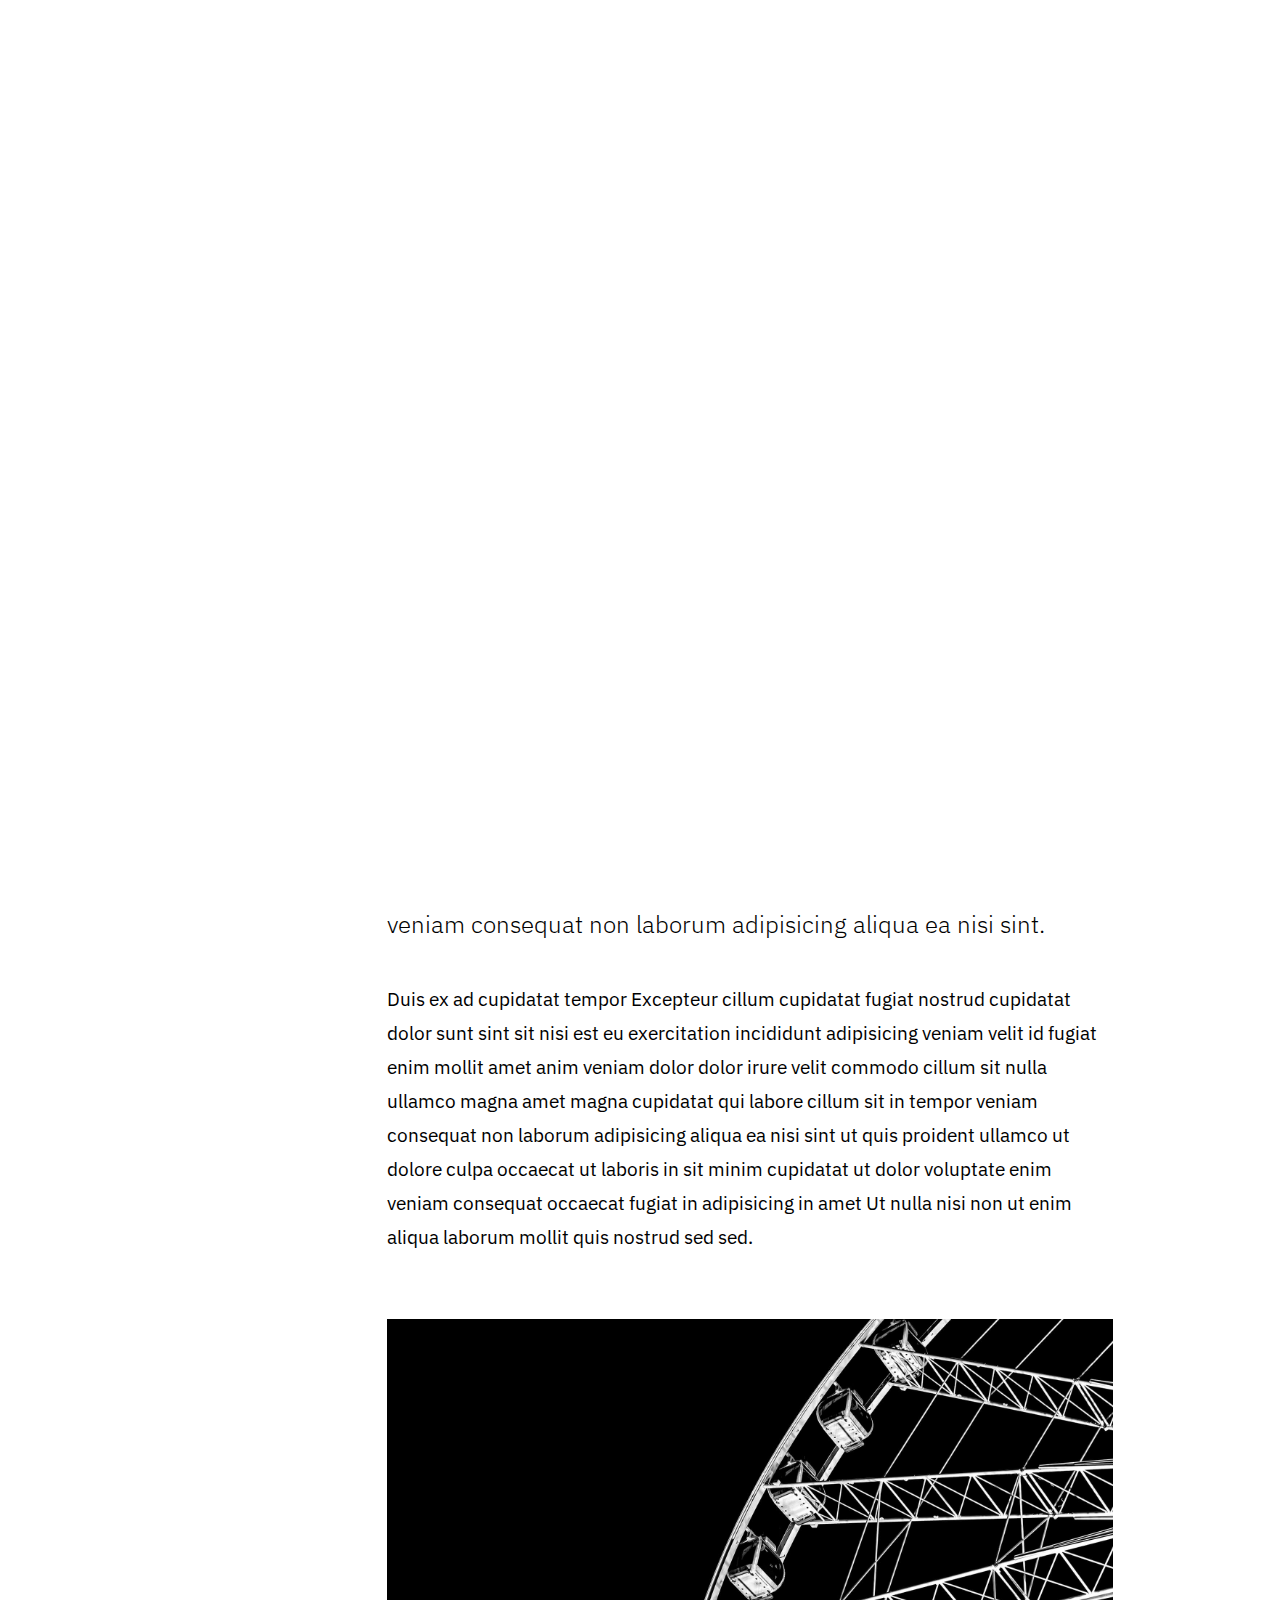
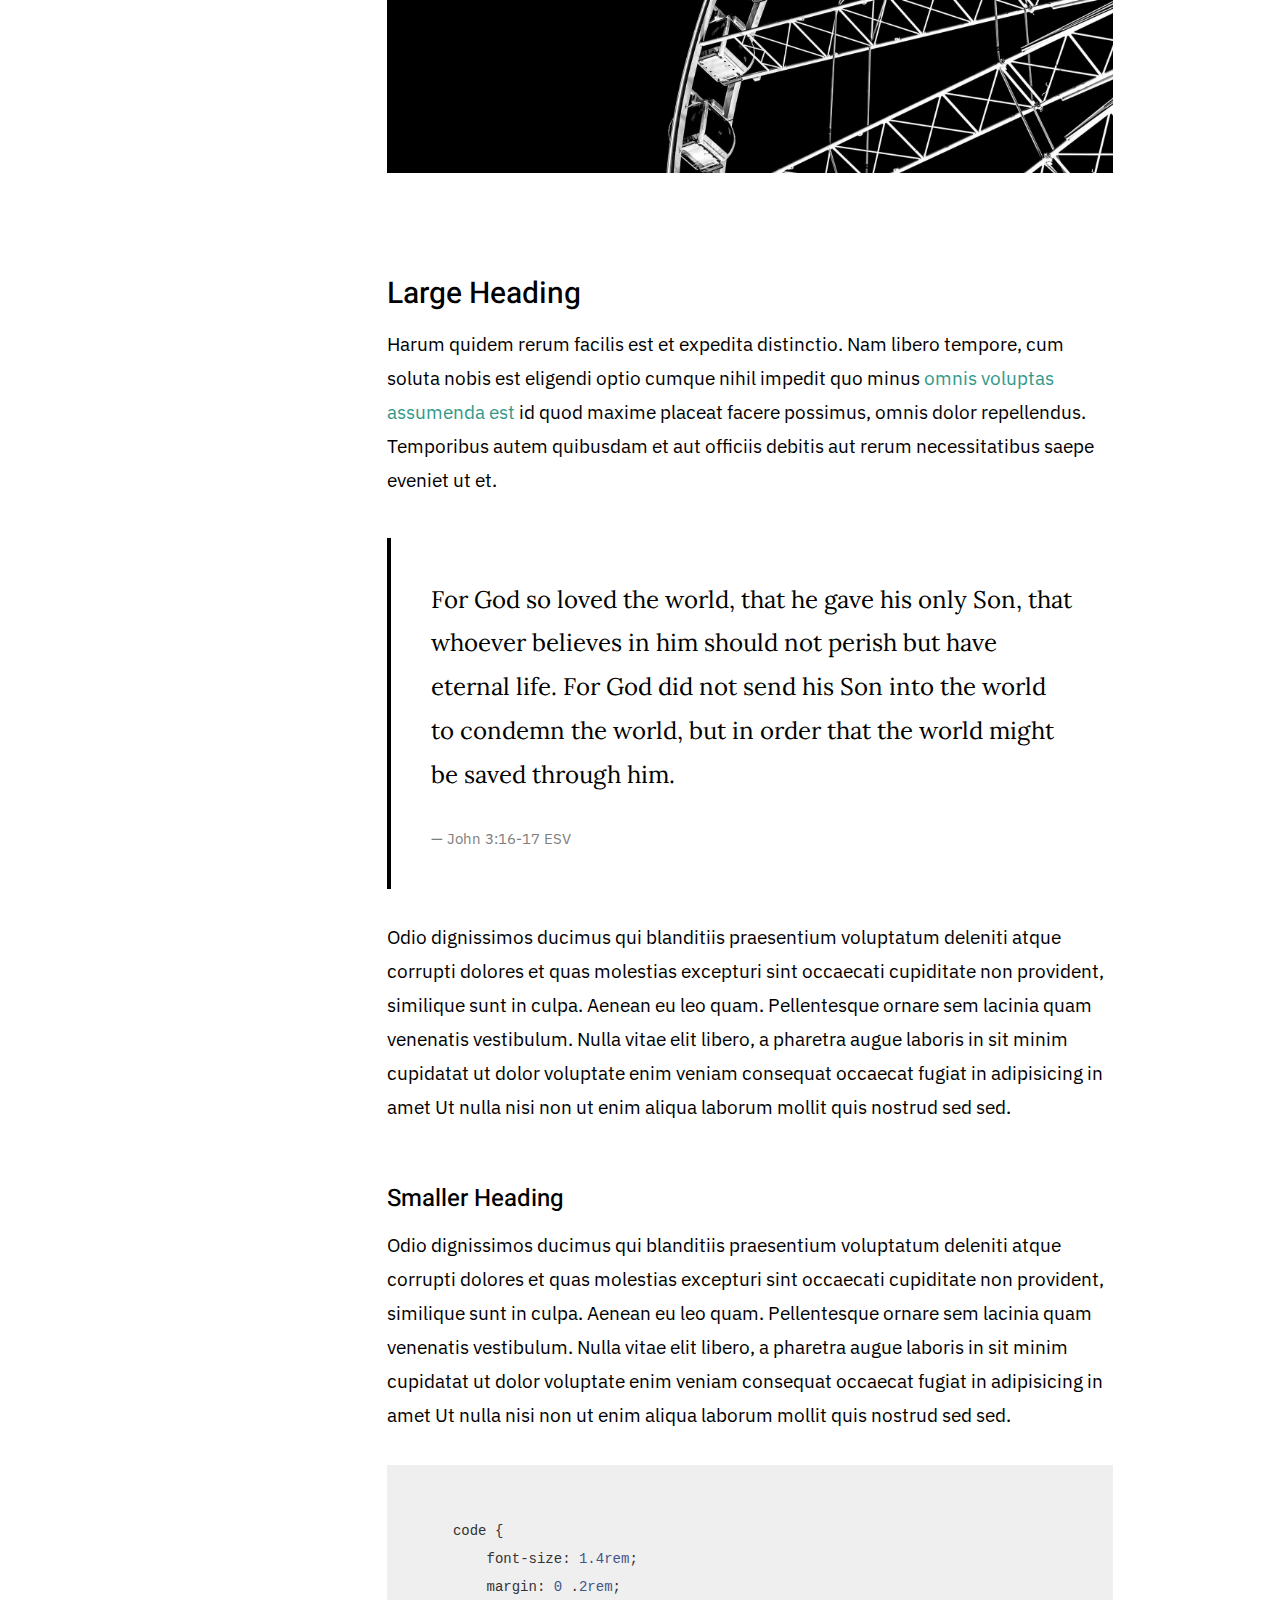
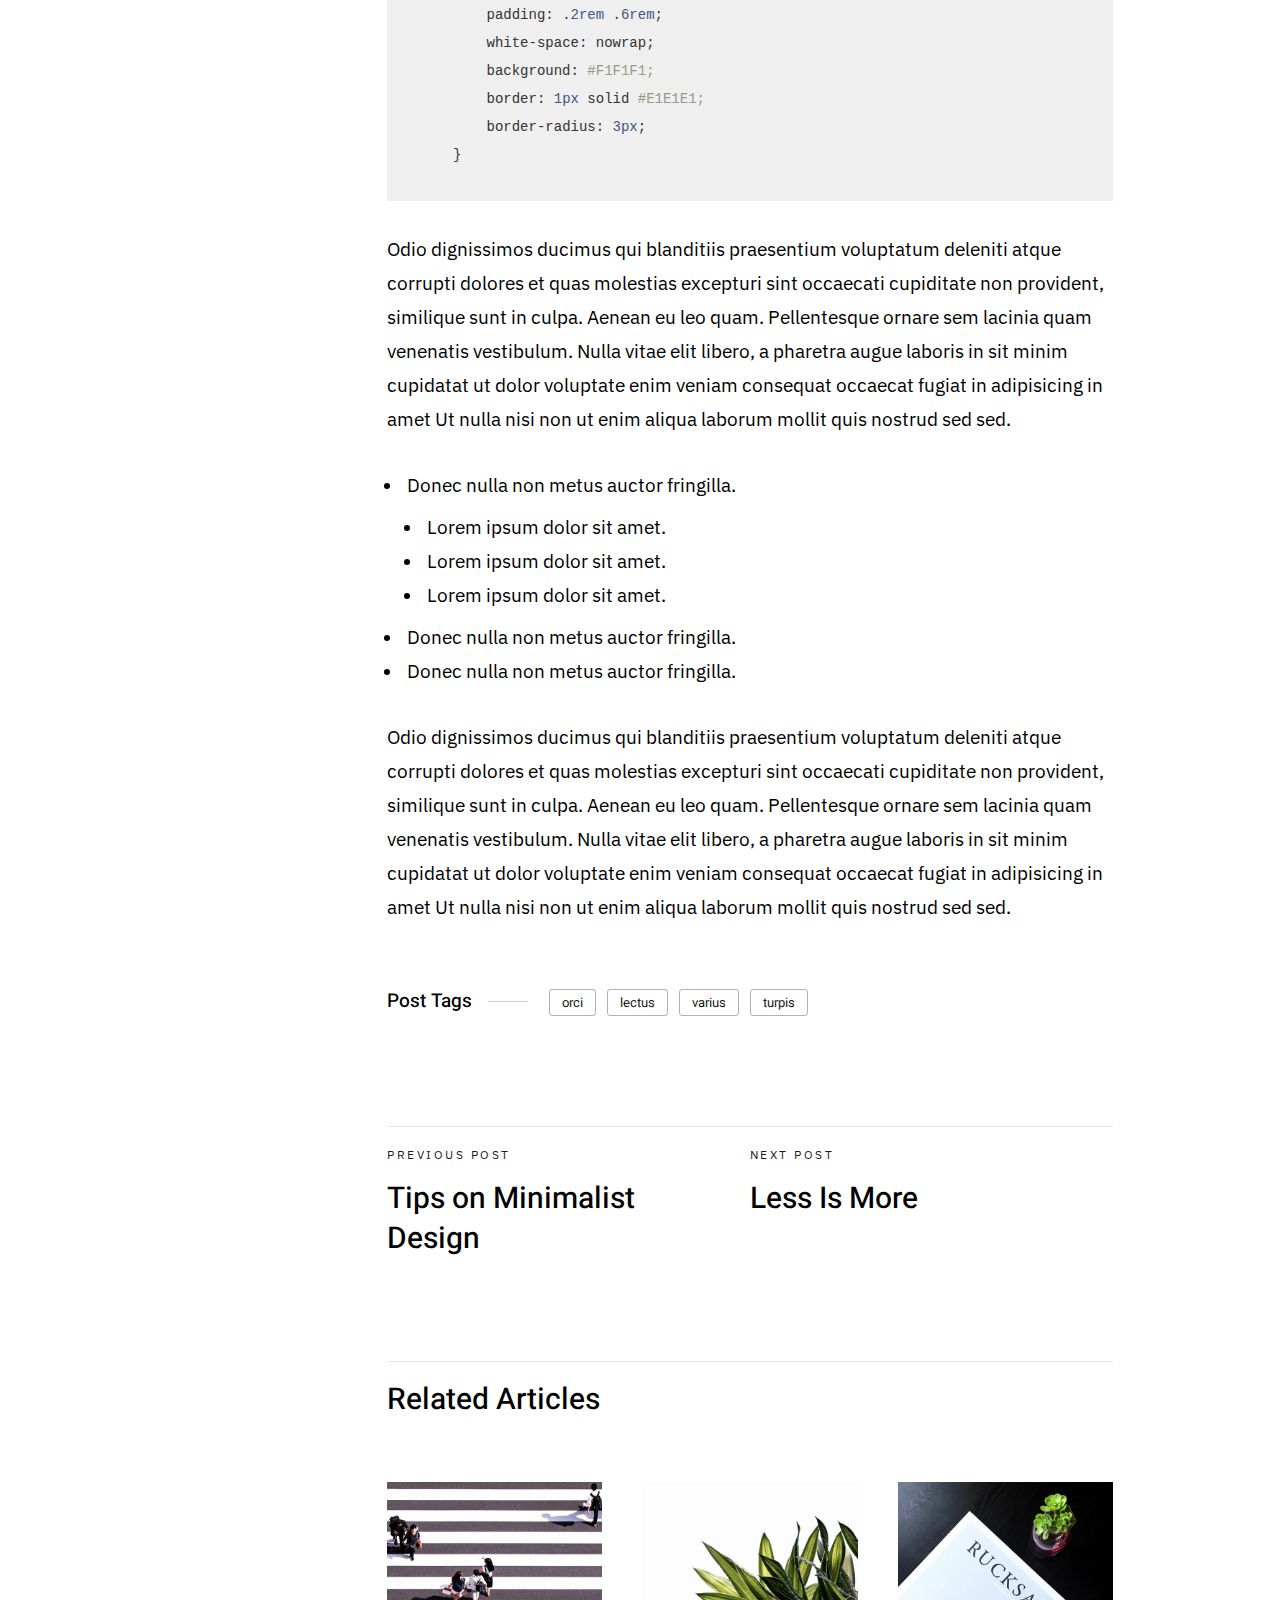
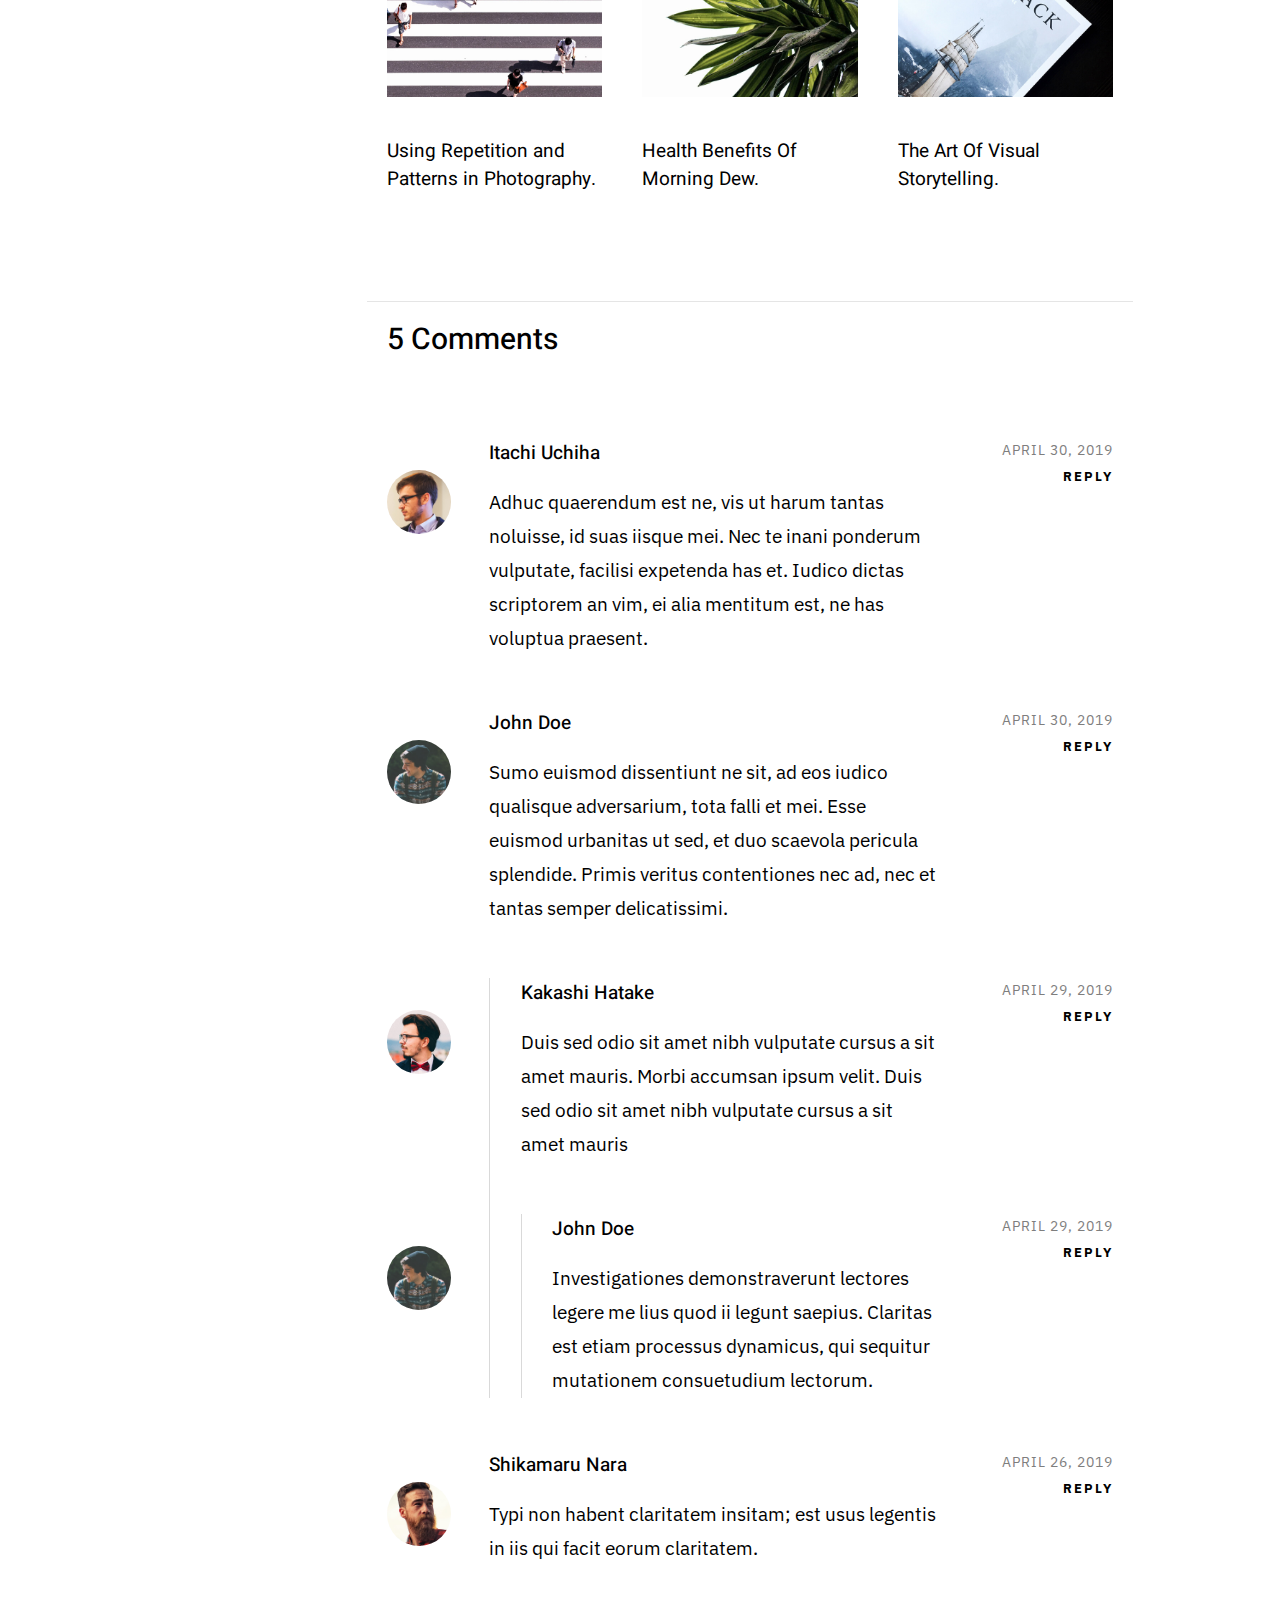
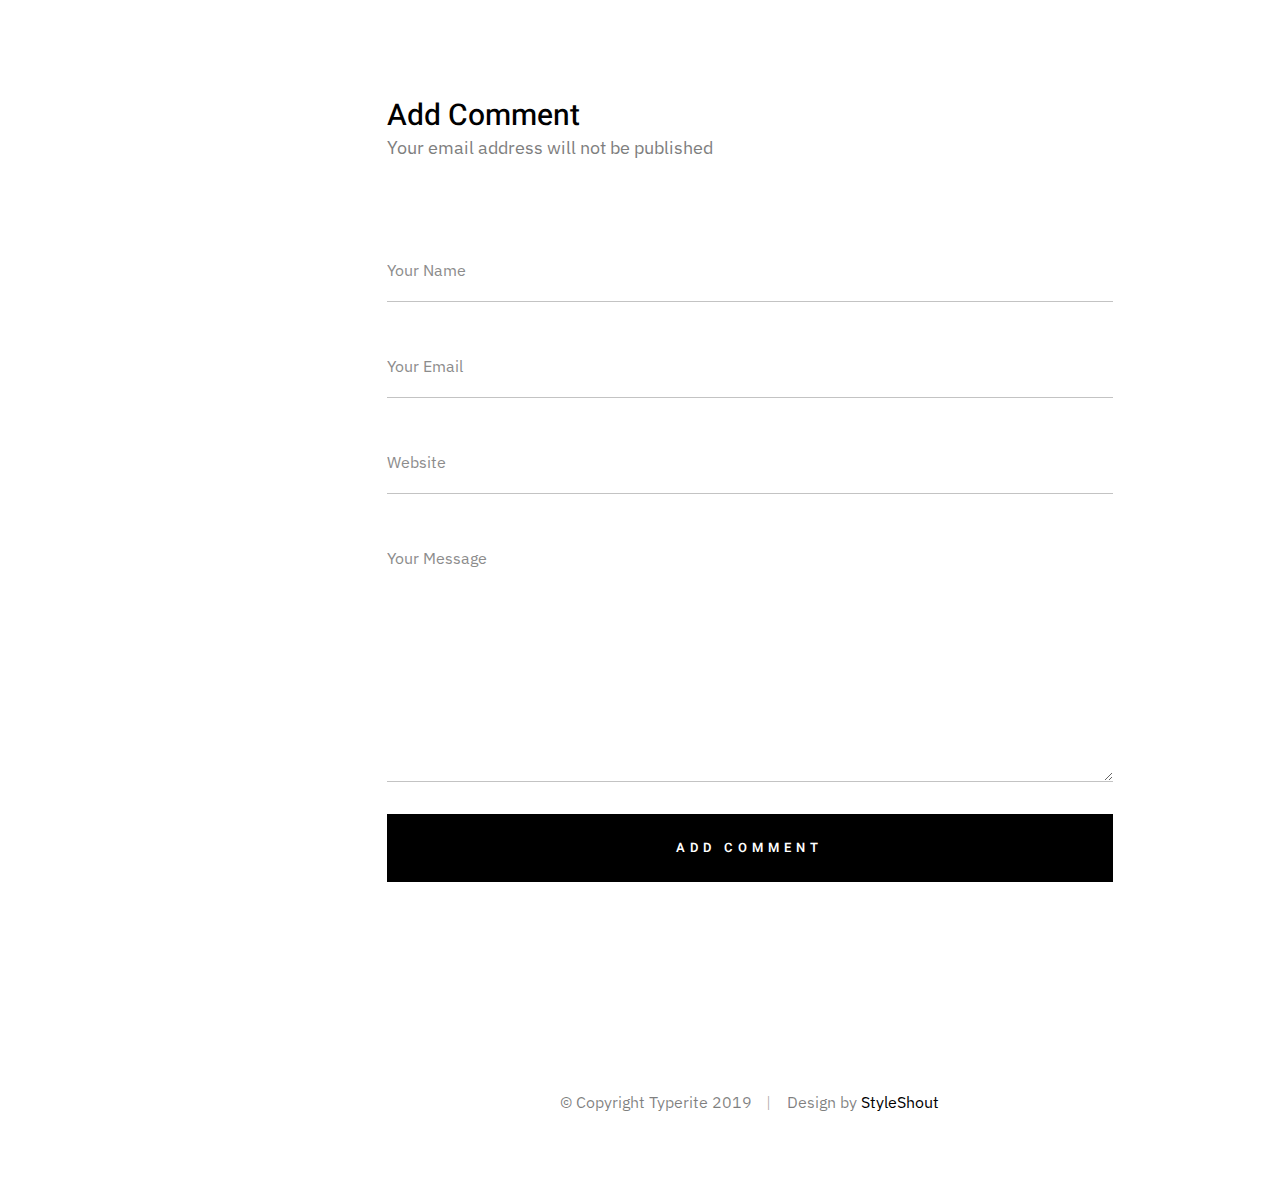
<file: single-video.html>
<!DOCTYPE html>
<html class="no-js" lang="en">
<head>

    <!--- basic page needs
    ================================================== -->
    <meta charset="utf-8">
    <title>Video Post - Typerite</title>
    <meta name="description" content="">
    <meta name="author" content="">

    <!-- mobile specific metas
    ================================================== -->
    <meta name="viewport" content="width=device-width, initial-scale=1">

    <!-- CSS
    ================================================== -->
    <link rel="stylesheet" href="css/base.css">
    <link rel="stylesheet" href="css/vendor.css">
    <link rel="stylesheet" href="css/main.css">

    <!-- script
    ================================================== -->
    <script src="js/modernizr.js"></script>

    <!-- favicons
    ================================================== -->
    <link rel="apple-touch-icon" sizes="180x180" href="apple-touch-icon.png">
    <link rel="icon" type="image/png" sizes="32x32" href="favicon-32x32.png">
    <link rel="icon" type="image/png" sizes="16x16" href="favicon-16x16.png">
    <link rel="manifest" href="site.webmanifest">

</head>

<body class="ss-bg-white">

    <!-- preloader
    ================================================== -->
    <div id="preloader">
        <div id="loader" class="dots-fade">
            <div></div>
            <div></div>
            <div></div>
        </div>
    </div>

    <div id="top" class="s-wrap site-wrapper">

        <!-- site header
        ================================================== -->
        <header class="s-header header">

            <div class="header__top">
                <div class="header__logo">
                    <a class="site-logo" href="index.html">
                        <img src="images/logo.svg" alt="Homepage">
                    </a>
                </div>

                <div class="header__search">
    
                    <form role="search" method="get" class="header__search-form" action="#">
                        <label>
                            <span class="hide-content">Search for:</span>
                            <input type="search" class="header__search-field" placeholder="Type Keywords" value="" name="s" title="Search for:" autocomplete="off">
                        </label>
                        <input type="submit" class="header__search-submit" value="Search">
                    </form>
        
                    <a href="#0" title="Close Search" class="header__search-close">Close</a>
        
                </div>  <!-- end header__search -->

                <!-- toggles -->
                <a href="#0" class="header__search-trigger"></a>
                <a href="#0" class="header__menu-toggle"><span>Menu</span></a>

            </div>

            <nav class="header__nav-wrap">

                <ul class="header__nav">
                    <li class="current"><a href="index.html" title="">Home</a></li>
                    <li class="has-children">
                        <a href="#0" title="">Categories</a>
                        <ul class="sub-menu">
                        <li><a href="category.html">Lifestyle</a></li>
                        <li><a href="category.html">Health</a></li>
                        <li><a href="category.html">Family</a></li>
                        <li><a href="category.html">Management</a></li>
                        <li><a href="category.html">Travel</a></li>
                        <li><a href="category.html">Work</a></li>
                        </ul>
                    </li>
                    <li class="has-children current">
                        <a href="#0" title="">Blog Posts</a>
                        <ul class="sub-menu">
                        <li><a href="single-video.html">Video Post</a></li>
                        <li><a href="single-audio.html">Audio Post</a></li>
                        <li><a href="single-gallery.html">Gallery Post</a></li>
                        <li><a href="single-standard.html">Standard Post</a></li>
                        </ul>
                    </li>
                    <li><a href="styles.html" title="">Styles</a></li>
                    <li><a href="page-about.html" title="">About</a></li>
                    <li><a href="page-contact.html" title="">Contact</a></li>
                </ul> <!-- end header__nav -->

                <ul class="header__social">
                    <li class="ss-facebook">
                        <a href="https://facebook.com/">
                            <span class="screen-reader-text">Facebook</span>
                        </a>
                    </li>
                    <li class="ss-twitter">
                        <a href="#0">
                            <span class="screen-reader-text">Twitter</span>
                        </a>
                    </li>
                    <li class="ss-dribbble">
                        <a href="#0">
                            <span class="screen-reader-text">Instagram</span>
                        </a>
                    </li>
                    <li class="ss-behance">
                        <a href="#0">
                            <span class="screen-reader-text">Behance</span>
                        </a>
                    </li>
                </ul>

            </nav> <!-- end header__nav-wrap -->

        </header> <!-- end s-header -->


        <!-- site content
        ================================================== -->
        <div class="s-content content">
            <main class="row content__page">
                
                <article class="column large-full entry format-video">

                    <div class="media-wrap entry__media">
                        <div class="video-container">
                            <iframe src="https://player.vimeo.com/video/117310401?color=339989&title=0&byline=0&portrait=0" width="640" height="360" frameborder="0" webkitallowfullscreen mozallowfullscreen allowfullscreen></iframe>
                        </div>
                    </div>

                    <div class="content__page-header entry__header">
                        <h1 class="display-1 entry__title">
                        Hello, This Is A Video Post.
                        </h1>
                        <ul class="entry__header-meta">
                            <li class="author">By <a href="#0">Jonathan Doe</a></li>
                            <li class="date">April 30, 2019</li>
                            <li class="cat-links">
                                <a href="#0">Marketing</a><a href="#0">Management</a>
                            </li>
                        </ul>
                    </div> <!-- end entry__header -->

                    <div class="entry__content">

                        <p class="lead drop-cap">
                        Duis ex ad cupidatat tempor Excepteur cillum cupidatat 
                        fugiat nostrud cupidatat dolor sunt sint sit nisi est eu exercitation 
                        incididunt adipisicing veniam velit id fugiat enim mollit amet anim veniam dolor 
                        dolor irure velit commodo cillum sit nulla ullamco magna amet magna cupidatat qui 
                        labore cillum sit in tempor veniam consequat non laborum adipisicing aliqua 
                        ea nisi sint.
                        </p>

                        <p>
                        Duis ex ad cupidatat tempor Excepteur cillum cupidatat fugiat nostrud cupidatat 
                        dolor sunt sint sit nisi est eu exercitation incididunt adipisicing veniam velit 
                        id fugiat enim mollit amet anim veniam dolor dolor irure velit commodo cillum sit 
                        nulla ullamco magna amet magna cupidatat qui labore cillum sit in tempor veniam 
                        consequat non laborum adipisicing aliqua ea nisi sint ut quis proident ullamco ut 
                        dolore culpa occaecat ut laboris in sit minim cupidatat ut dolor voluptate enim 
                        veniam consequat occaecat fugiat in adipisicing in amet Ut nulla nisi non ut enim 
                        aliqua laborum mollit quis nostrud sed sed.
                        </p>

                        <p>
                        <img src="images/wheel-1000.jpg" 
                             srcset="images/wheel-2000.jpg 2000w, 
                                     images/wheel-1000.jpg 1000w, 
                                     images/wheel-500.jpg 500w" 
                                     sizes="(max-width: 2000px) 100vw, 2000px" alt="">
                        </p>

                        <h2>Large Heading</h2>
    
                        <p>
                        Harum quidem rerum facilis est et expedita distinctio. Nam libero tempore, cum 
                        soluta nobis est eligendi optio cumque nihil impedit quo minus 
                        <a href="http://#">omnis voluptas assumenda est</a> id quod maxime placeat 
                        facere possimus, omnis dolor repellendus. Temporibus autem quibusdam et aut 
                        officiis debitis aut rerum necessitatibus saepe eveniet ut et.
                        </p>
    
                        <blockquote>
                            <p>
                            For God so loved the world, that he gave his only Son, that whoever believes in 
                            him should not perish but have eternal life. For God did not send his Son into 
                            the world to condemn the world, but in order that the world might be 
                            saved through him.
                            </p>
                            <cite>John 3:16-17 ESV</cite>
                        </blockquote>
    
                        <p>
                        Odio dignissimos ducimus qui blanditiis praesentium voluptatum deleniti atque 
                        corrupti dolores et quas molestias excepturi sint occaecati cupiditate non provident, 
                        similique sunt in culpa. Aenean eu leo quam. Pellentesque ornare sem lacinia quam 
                        venenatis vestibulum. Nulla vitae elit libero, a pharetra augue laboris in sit minim 
                        cupidatat ut dolor voluptate enim veniam consequat occaecat fugiat in adipisicing 
                        in amet Ut nulla nisi non ut enim aliqua laborum mollit quis nostrud sed sed.
                        </p>
    
                        <h3>Smaller Heading</h3>
    
                        <p>
                        Odio dignissimos ducimus qui blanditiis praesentium voluptatum deleniti atque 
                        corrupti dolores et quas molestias excepturi sint occaecati cupiditate non provident, 
                        similique sunt in culpa. Aenean eu leo quam. Pellentesque ornare sem lacinia quam 
                        venenatis vestibulum. Nulla vitae elit libero, a pharetra augue laboris in sit minim 
                        cupidatat ut dolor voluptate enim veniam consequat occaecat fugiat in adipisicing 
                        in amet Ut nulla nisi non ut enim aliqua laborum mollit quis nostrud sed sed.
                        </p>

<pre><code>
    code {
        font-size: 1.4rem;
        margin: 0 .2rem;
        padding: .2rem .6rem;
        white-space: nowrap;
        background: #F1F1F1;
        border: 1px solid #E1E1E1;	
        border-radius: 3px;
    }
</code></pre>

                        <p>
                        Odio dignissimos ducimus qui blanditiis praesentium voluptatum deleniti atque 
                        corrupti dolores et quas molestias excepturi sint occaecati cupiditate non provident, 
                        similique sunt in culpa. Aenean eu leo quam. Pellentesque ornare sem lacinia quam 
                        venenatis vestibulum. Nulla vitae elit libero, a pharetra augue laboris in sit minim 
                        cupidatat ut dolor voluptate enim veniam consequat occaecat fugiat in adipisicing 
                        in amet Ut nulla nisi non ut enim aliqua laborum mollit quis nostrud sed sed.
                        </p>
        
                        <ul>
                            <li>Donec nulla non metus auctor fringilla.
                                <ul>
                                    <li>Lorem ipsum dolor sit amet.</li>
                                    <li>Lorem ipsum dolor sit amet.</li>
                                    <li>Lorem ipsum dolor sit amet.</li>
                                </ul>
                            </li>
                            <li>Donec nulla non metus auctor fringilla.</li>
                            <li>Donec nulla non metus auctor fringilla.</li>
                        </ul>
        
                        <p>
                        Odio dignissimos ducimus qui blanditiis praesentium voluptatum deleniti atque 
                        corrupti dolores et quas molestias excepturi sint occaecati cupiditate non provident, 
                        similique sunt in culpa. Aenean eu leo quam. Pellentesque ornare sem lacinia quam 
                        venenatis vestibulum. Nulla vitae elit libero, a pharetra augue laboris in sit minim 
                        cupidatat ut dolor voluptate enim veniam consequat occaecat fugiat in adipisicing 
                        in amet Ut nulla nisi non ut enim aliqua laborum mollit quis nostrud sed sed.
                        </p>


                        <p class="entry__tags">
                            <span>Post Tags</span>
        
                            <span class="entry__tag-list">
                                <a href="#0">orci</a>
                                <a href="#0">lectus</a>
                                <a href="#0">varius</a>
                                <a href="#0">turpis</a>
                            </span>
            
                        </p>
                    </div> <!-- end entry content -->

                    <div class="entry__pagenav">
                        <div class="entry__nav">
                            <div class="entry__prev">
                                <a href="#0" rel="prev">
                                    <span>Previous Post</span>
                                    Tips on Minimalist Design 
                                </a>
                            </div>
                            <div class="entry__next">
                                <a href="#0" rel="next">
                                    <span>Next Post</span>
                                    Less Is More 
                                </a>
                            </div>
                        </div>
                    </div> <!-- end entry content -->

                    <div class="entry__related">
                        <h3 class="h2">Related Articles</h3>

                        <ul class="related">
                            <li class="related__item">
                                <a href="single-standard.html" class="related__link">
                                    <img src="images/thumbs/masonry/walk-600.jpg" alt="">
                                </a>
                                <h5 class="related__post-title">Using Repetition and Patterns in Photography.</h5>
                            </li>
                            <li class="related__item">
                                <a href="single-standard.html" class="related__link">
                                    <img src="images/thumbs/masonry/dew-600.jpg" alt="">
                                </a>
                                <h5 class="related__post-title">Health Benefits Of Morning Dew.</h5>
                            </li>
                            <li class="related__item">
                                <a href="single-standard.html" class="related__link">
                                    <img src="images/thumbs/masonry/rucksack-600.jpg" alt="">
                                </a>
                                <h5 class="related__post-title">The Art Of Visual Storytelling.</h5>
                            </li>
                        </ul>
                    </div> <!-- end entry related -->

                </article> <!-- end column large-full entry-->


                <div class="comments-wrap">

                    <div id="comments" class="column large-12">

                        <h3 class="h2">5 Comments</h3>
        
                        <!-- START commentlist -->
                        <ol class="commentlist">
        
                            <li class="depth-1 comment">
        
                                <div class="comment__avatar">
                                    <img class="avatar" src="images/avatars/user-01.jpg" alt="" width="50" height="50">
                                </div>
        
                                <div class="comment__content">
        
                                    <div class="comment__info">
                                        <div class="comment__author">Itachi Uchiha</div>
        
                                        <div class="comment__meta">
                                            <div class="comment__time">April 30, 2019</div>
                                            <div class="comment__reply">
                                                <a class="comment-reply-link" href="#0">Reply</a>
                                            </div>
                                        </div>
                                    </div>
        
                                    <div class="comment__text">
                                    <p>Adhuc quaerendum est ne, vis ut harum tantas noluisse, id suas iisque mei. Nec te inani ponderum vulputate,
                                    facilisi expetenda has et. Iudico dictas scriptorem an vim, ei alia mentitum est, ne has voluptua praesent.</p>
                                    </div>
        
                                </div>
        
                            </li> <!-- end comment level 1 -->
        
                            <li class="thread-alt depth-1 comment">
        
                                <div class="comment__avatar">
                                    <img class="avatar" src="images/avatars/user-04.jpg" alt="" width="50" height="50">
                                </div>
        
                                <div class="comment__content">
        
                                    <div class="comment__info">
                                        <div class="comment__author">John Doe</div>
        
                                        <div class="comment__meta">
                                            <div class="comment__time">April 30, 2019</div>
                                            <div class="comment__reply">
                                                <a class="comment-reply-link" href="#0">Reply</a>
                                            </div>
                                        </div>
                                    </div>
        
                                    <div class="comment__text">
                                    <p>Sumo euismod dissentiunt ne sit, ad eos iudico qualisque adversarium, tota falli et mei. Esse euismod
                                    urbanitas ut sed, et duo scaevola pericula splendide. Primis veritus contentiones nec ad, nec et
                                    tantas semper delicatissimi.</p>
                                    </div>
        
                                </div>
        
                                <ul class="children">
        
                                    <li class="depth-2 comment">
        
                                        <div class="comment__avatar">
                                            <img class="avatar" src="images/avatars/user-03.jpg" alt="" width="50" height="50">
                                        </div>
        
                                        <div class="comment__content">
        
                                            <div class="comment__info">
                                                <div class="comment__author">Kakashi Hatake</div>
        
                                                <div class="comment__meta">
                                                    <div class="comment__time">April 29, 2019</div>
                                                    <div class="comment__reply">
                                                        <a class="comment-reply-link" href="#0">Reply</a>
                                                    </div>
                                                </div>
                                            </div>
        
                                            <div class="comment__text">
                                                <p>Duis sed odio sit amet nibh vulputate
                                                cursus a sit amet mauris. Morbi accumsan ipsum velit. Duis sed odio sit amet nibh vulputate
                                                cursus a sit amet mauris</p>
                                            </div>
        
                                        </div>
        
                                        <ul class="children">
        
                                            <li class="depth-3 comment">
        
                                                <div class="comment__avatar">
                                                    <img class="avatar" src="images/avatars/user-04.jpg" alt="" width="50" height="50">
                                                </div>
        
                                                <div class="comment__content">
        
                                                    <div class="comment__info">
                                                        <div class="comment__author">John Doe</div>
        
                                                        <div class="comment__meta">
                                                            <div class="comment__time">April 29, 2019</div>
                                                            <div class="comment__reply">
                                                                <a class="comment-reply-link" href="#0">Reply</a>
                                                            </div>
                                                        </div>
                                                    </div>
        
                                                    <div class="comment__text">
                                                    <p>Investigationes demonstraverunt lectores legere me lius quod ii legunt saepius. Claritas est
                                                    etiam processus dynamicus, qui sequitur mutationem consuetudium lectorum.</p>
                                                    </div>
        
                                                </div>
        
                                            </li>
        
                                        </ul>
        
                                    </li>
        
                                </ul>
        
                            </li> <!-- end comment level 1 -->
        
                            <li class="depth-1 comment">
        
                                <div class="comment__avatar">
                                    <img class="avatar" src="images/avatars/user-02.jpg" alt="" width="50" height="50">
                                </div>
        
                                <div class="comment__content">
        
                                    <div class="comment__info">
                                        <div class="comment__author">Shikamaru Nara</div>
        
                                        <div class="comment__meta">
                                            <div class="comment__time">April 26, 2019</div>
                                            <div class="comment__reply">
                                                <a class="comment-reply-link" href="#0">Reply</a>
                                            </div>
                                        </div>
                                    </div>
        
                                    <div class="comment__text">
                                    <p>Typi non habent claritatem insitam; est usus legentis in iis qui facit eorum claritatem.</p>
                                    </div>
        
                                </div>
        
                            </li>  <!-- end comment level 1 -->
        
                        </ol>
                        <!-- END commentlist -->

                    </div> <!-- end comments -->

                    <div class="column large-12 comment-respond">

                        <!-- START respond -->
                        <div id="respond">
            
                            <h3 class="h2">Add Comment <span>Your email address will not be published</span></h3>
            
                            <form name="contactForm" id="contactForm" method="post" action="" autocomplete="off">
                                <fieldset>
            
                                    <div class="form-field">
                                        <input name="cName" id="cName" class="full-width" placeholder="Your Name" value="" type="text">
                                    </div>
            
                                    <div class="form-field">
                                        <input name="cEmail" id="cEmail" class="full-width" placeholder="Your Email" value="" type="text">
                                    </div>
            
                                    <div class="form-field">
                                        <input name="cWebsite" id="cWebsite" class="full-width" placeholder="Website" value="" type="text">
                                    </div>
            
                                    <div class="message form-field">
                                        <textarea name="cMessage" id="cMessage" class="full-width" placeholder="Your Message"></textarea>
                                    </div>
            
                                    <input name="submit" id="submit" class="btn btn--primary btn-wide btn--large full-width" value="Add Comment" type="submit">
            
                                </fieldset>
                            </form> <!-- end form -->
            
                        </div>
                        <!-- END respond-->
            
                    </div> <!-- end comment-respond -->
            
                </div> <!-- end comments-wrap -->
            </main>

        </div> <!-- end s-content -->


        <!-- footer
        ================================================== -->
        <footer class="s-footer footer">
            <div class="row">
                <div class="column large-full footer__content">
                    <div class="footer__copyright">
                        <span>© Copyright Typerite 2019</span> 
                        <span>Design by <a href="https://www.styleshout.com/">StyleShout</a></span>
                    </div>
                </div>
            </div>

            <div class="go-top">
                <a class="smoothscroll" title="Back to Top" href="#top"></a>
            </div>
        </footer>

    </div> <!-- end s-wrap -->


    <!-- Java Script
    ================================================== -->
    <script src="js/jquery-3.2.1.min.js"></script>
    <script src="js/plugins.js"></script>
    <script src="js/main.js"></script>

</body>
</file>
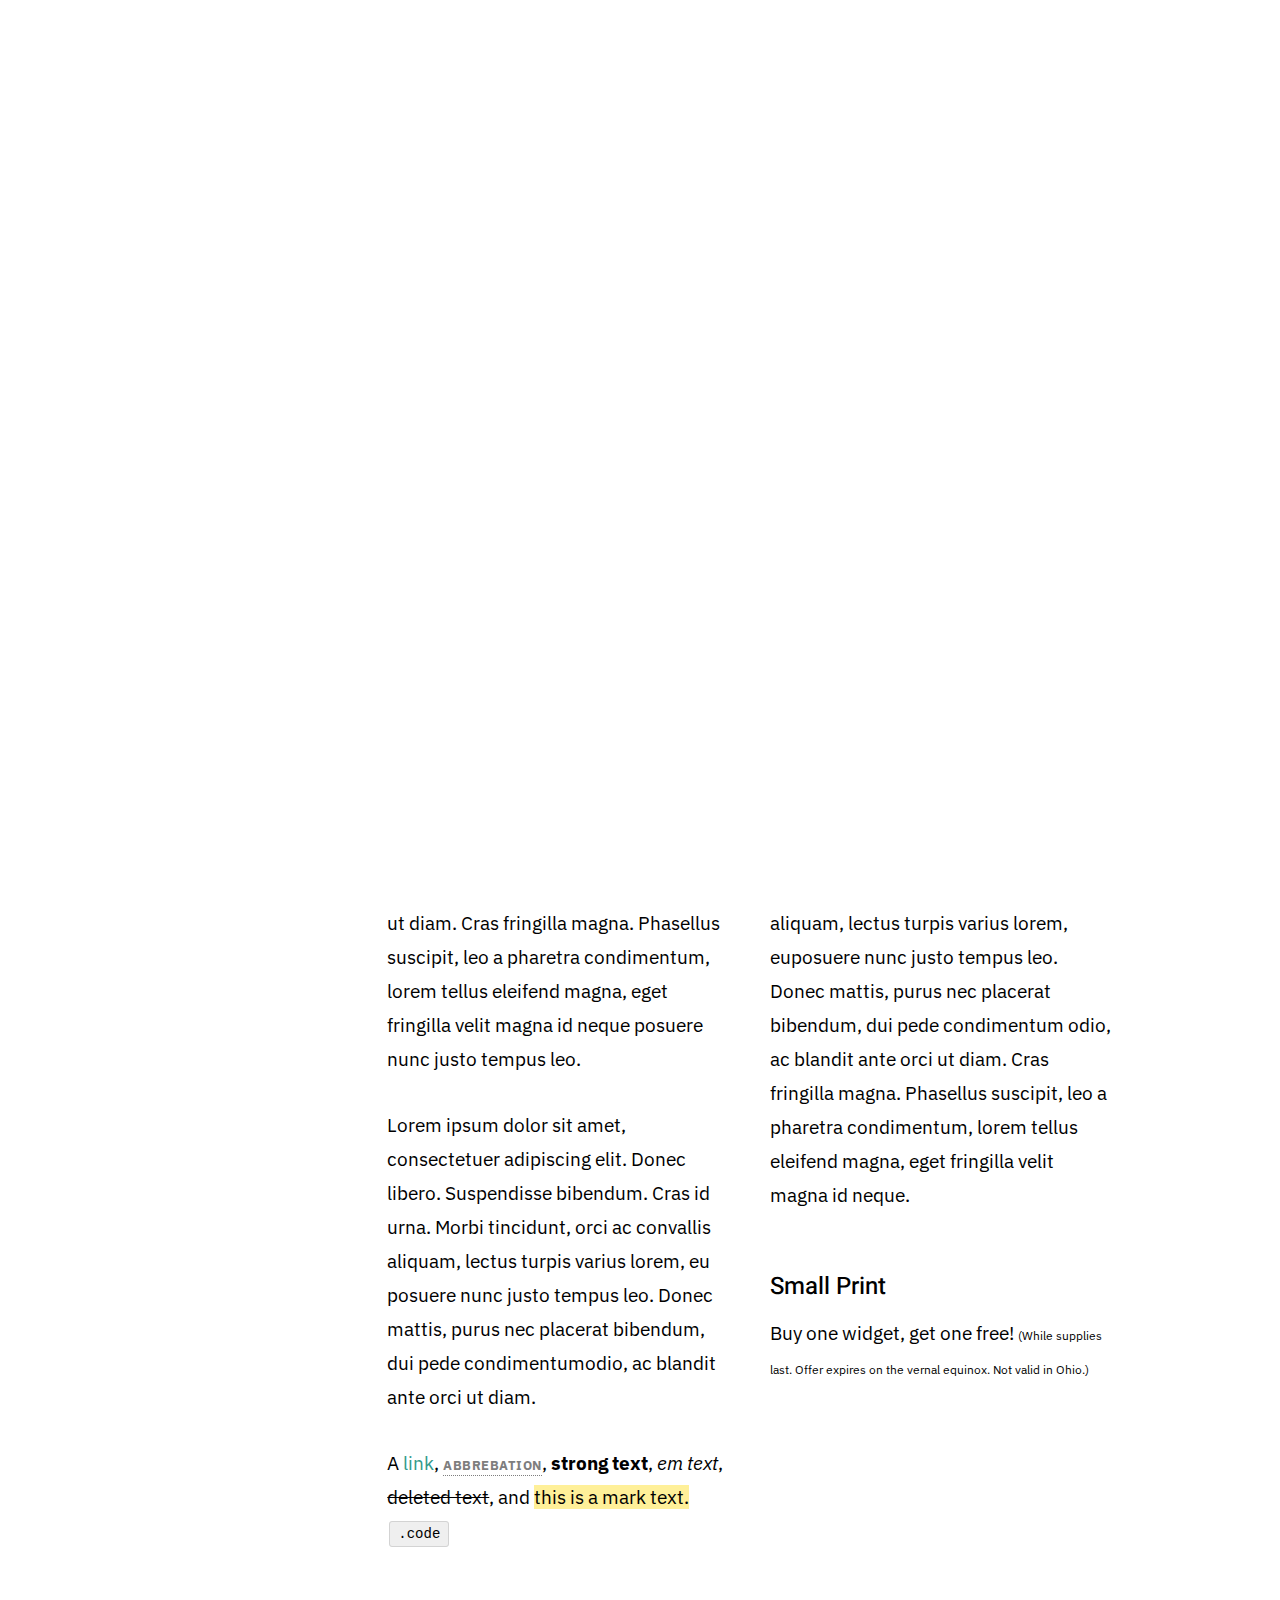
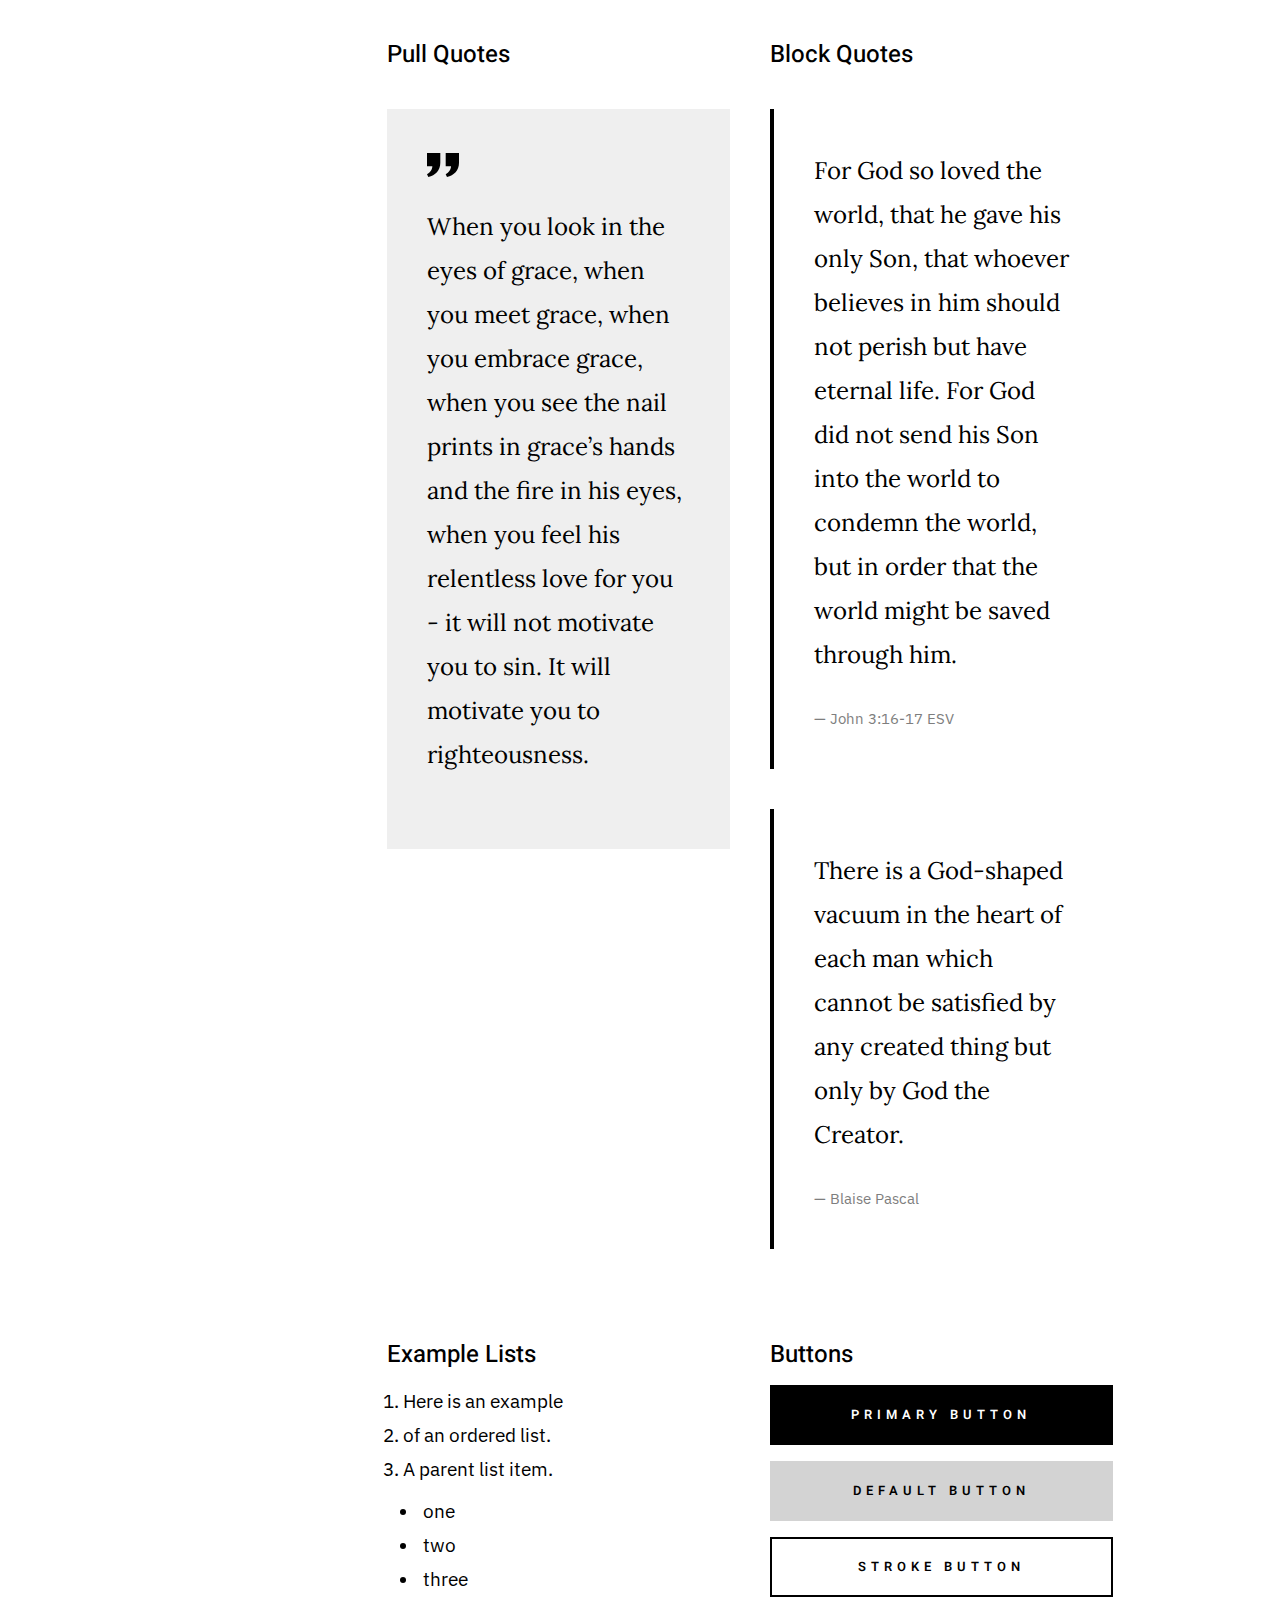
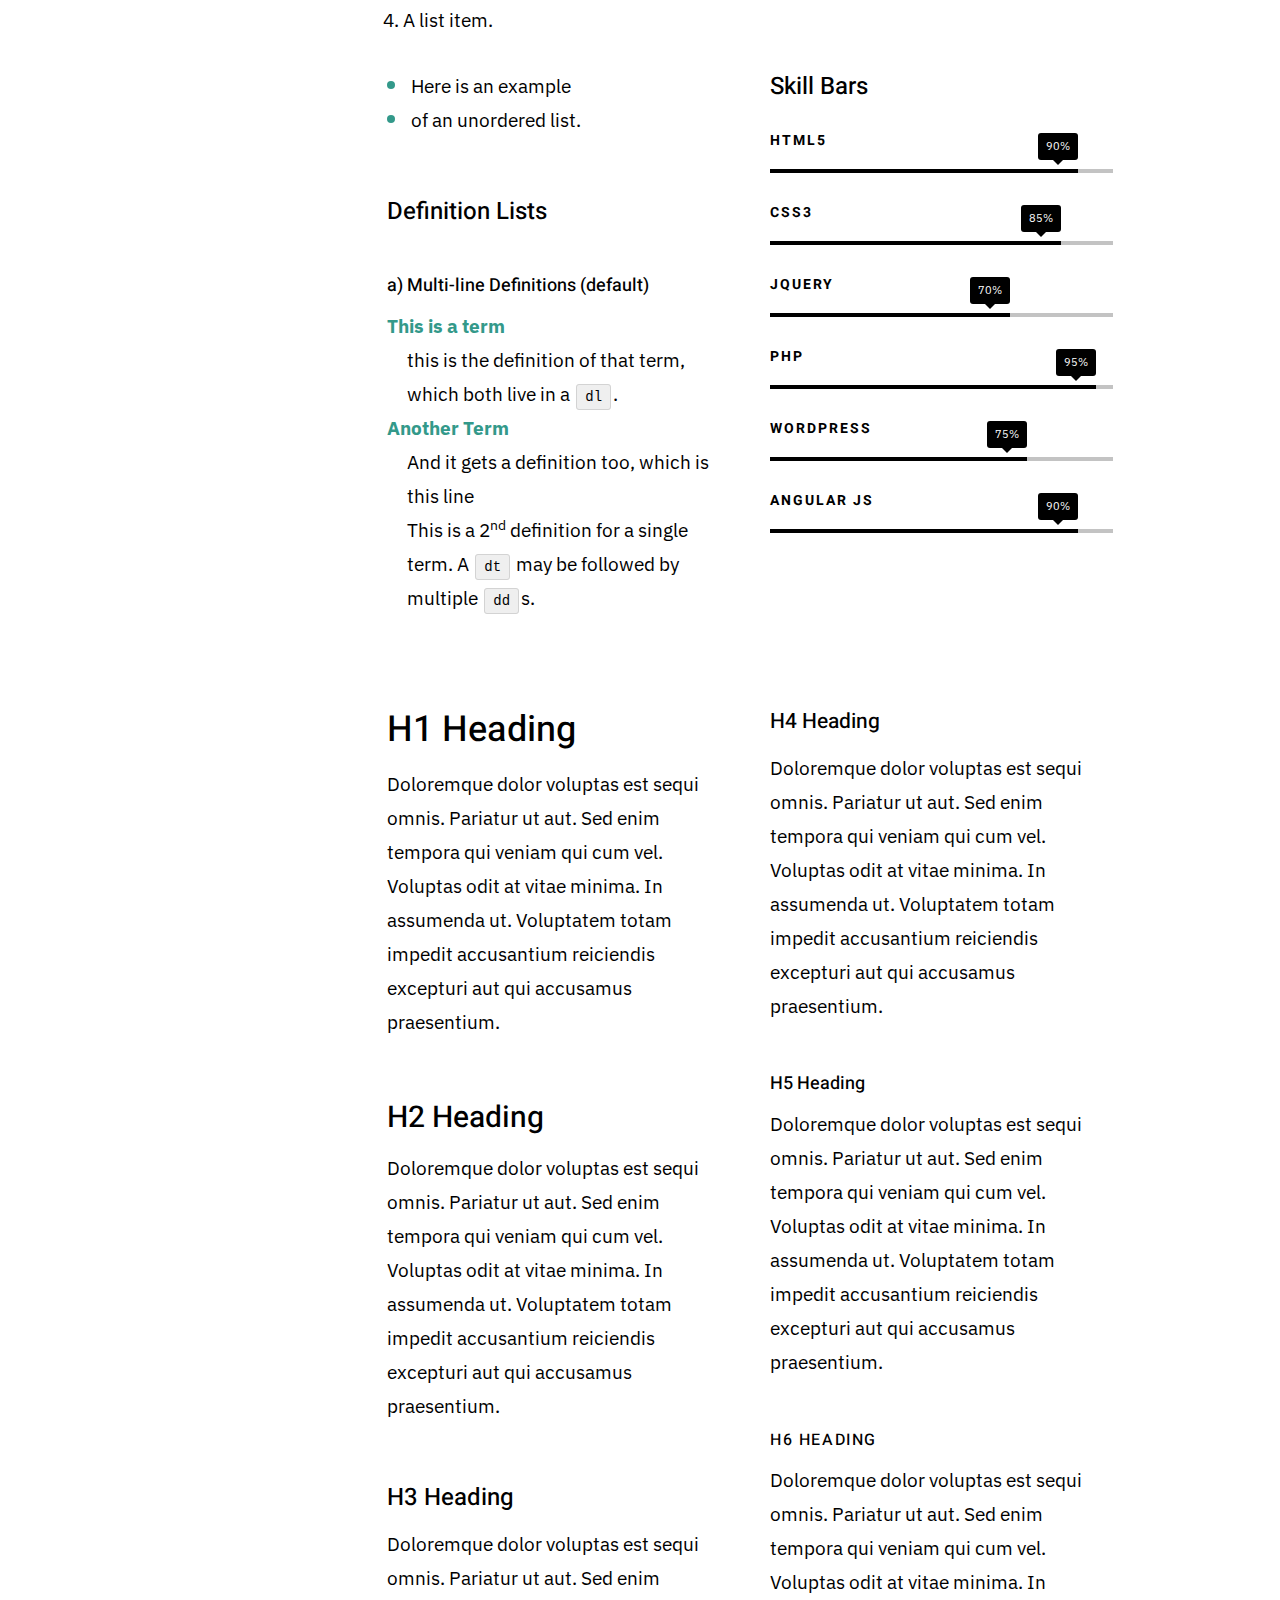
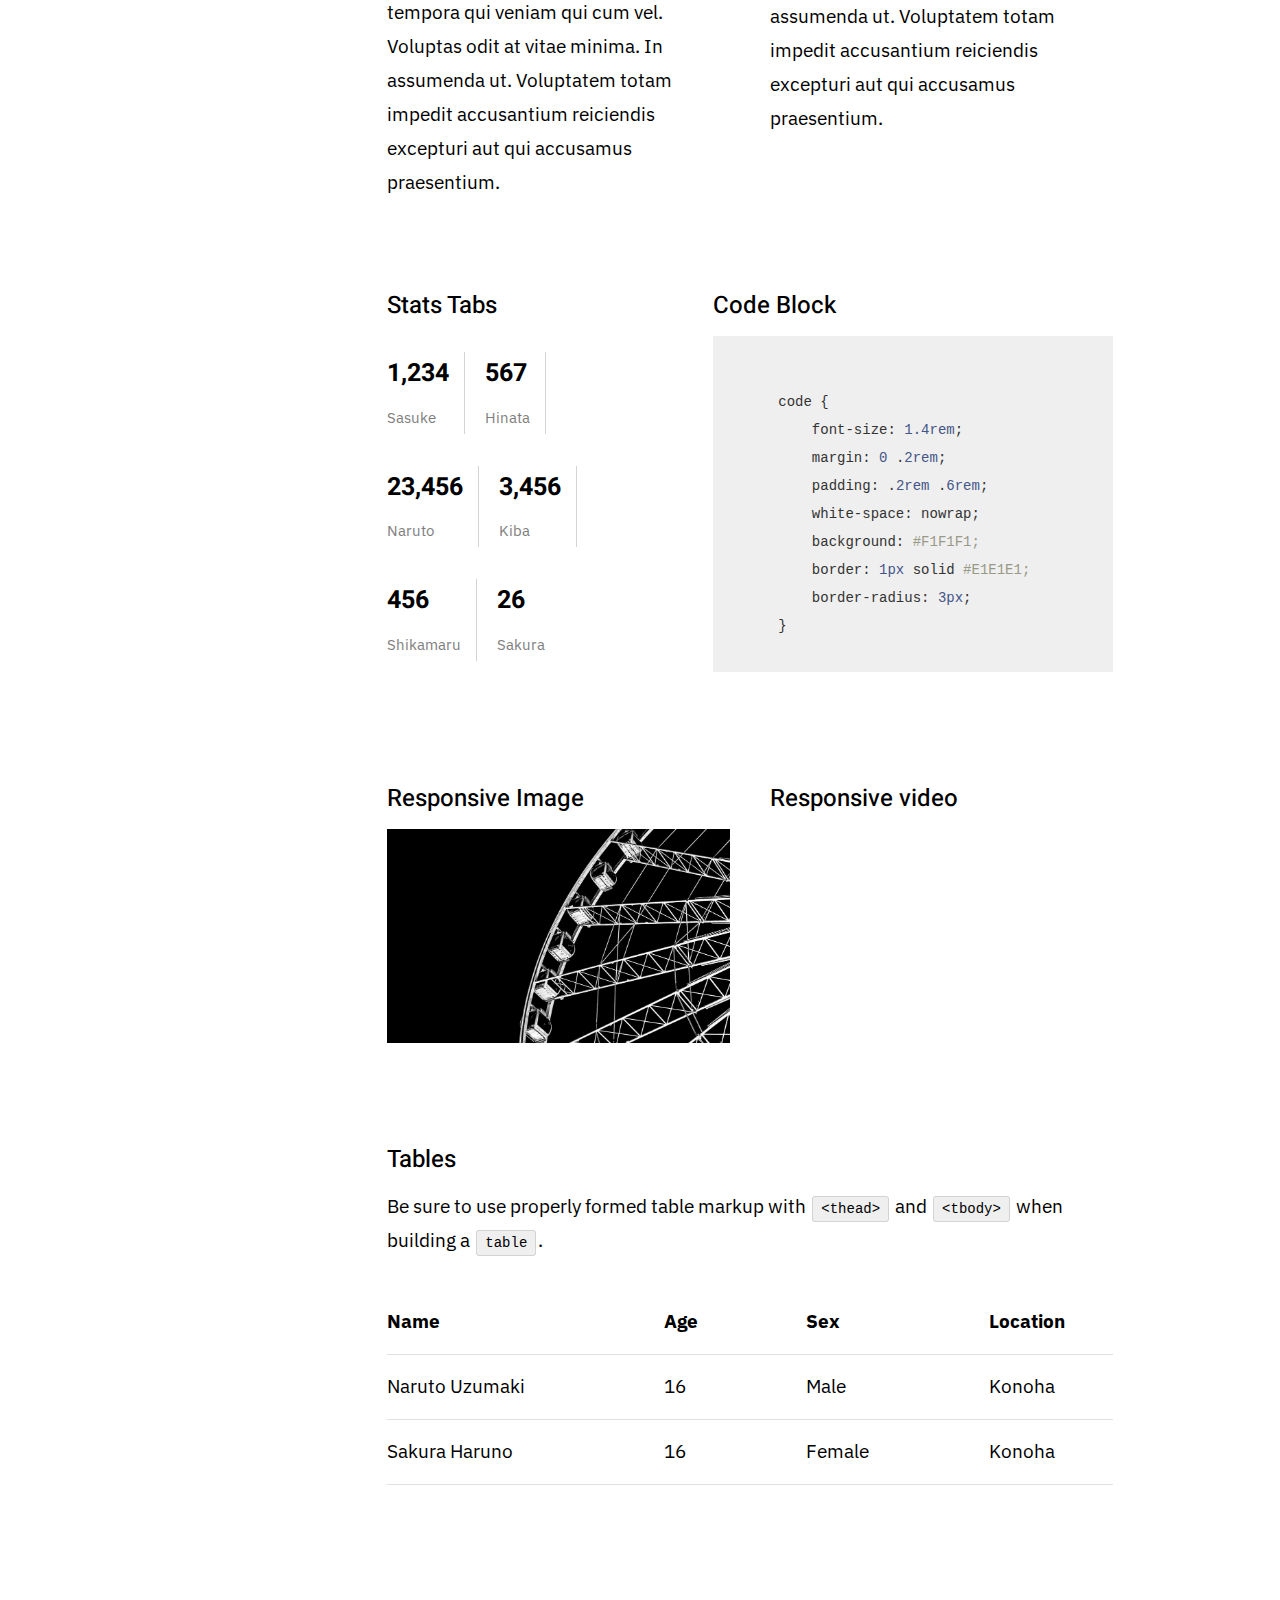
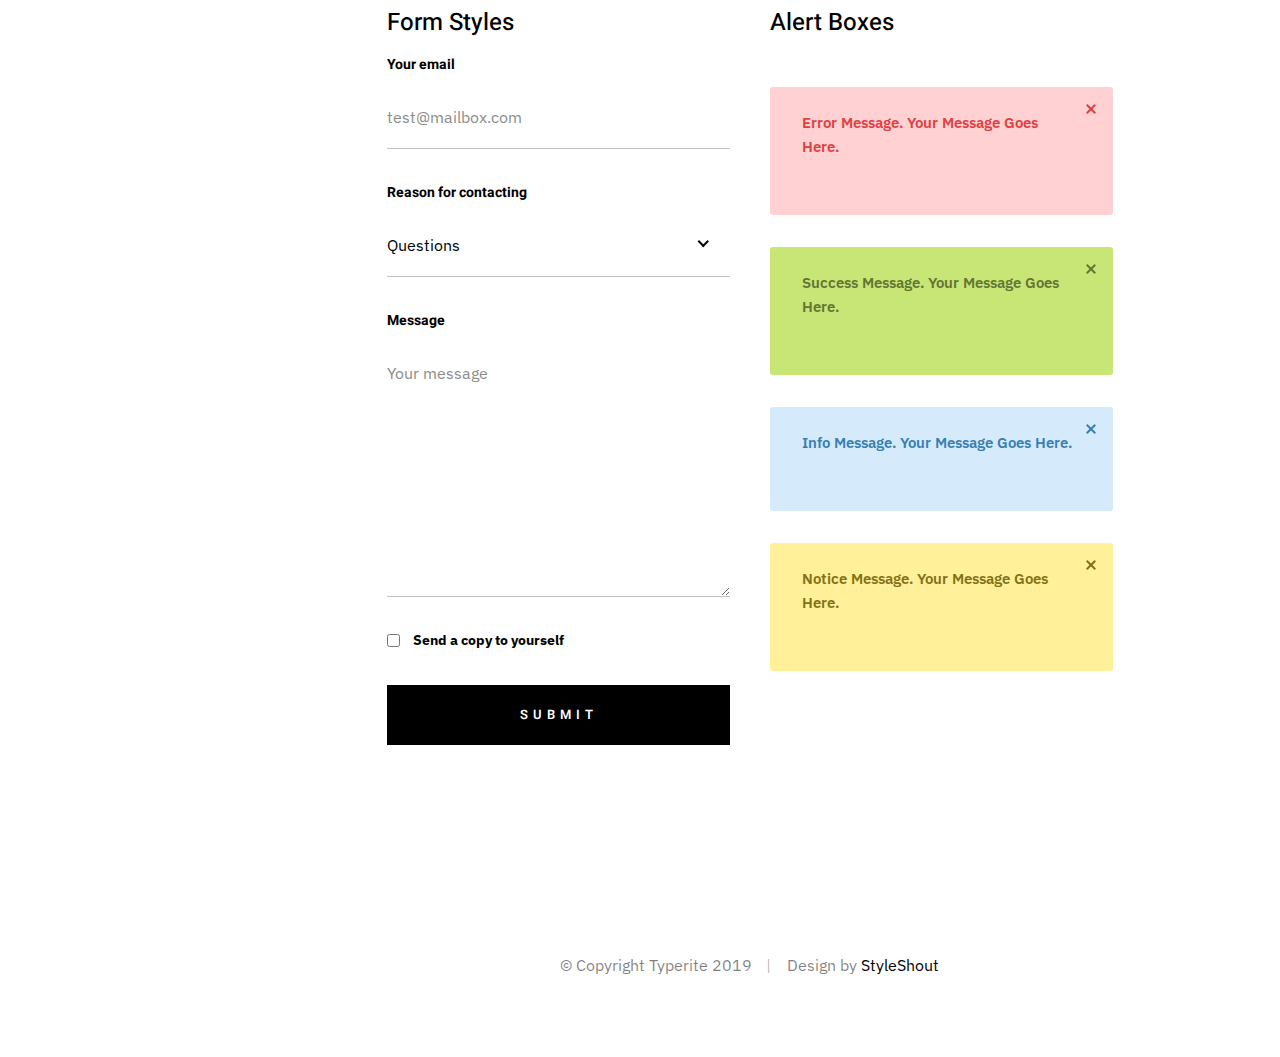
<file: styles.html>
<!DOCTYPE html>
<html class="no-js" lang="en">
<head>

    <!--- basic page needs
    ================================================== -->
    <meta charset="utf-8">
    <title>Styles - Typerite</title>
    <meta name="description" content="">
    <meta name="author" content="">

    <!-- mobile specific metas
    ================================================== -->
    <meta name="viewport" content="width=device-width, initial-scale=1">

    <!-- CSS
    ================================================== -->
    <link rel="stylesheet" href="css/base.css">
    <link rel="stylesheet" href="css/vendor.css">
    <link rel="stylesheet" href="css/main.css">

    <style type="text/css" media="screen">
        .s-styles { 
            max-width: 1100px;
            padding-bottom: 12rem;
        }
    </style>

    <!-- script
    ================================================== -->
    <script src="js/modernizr.js"></script>

    <!-- favicons
    ================================================== -->
    <link rel="apple-touch-icon" sizes="180x180" href="apple-touch-icon.png">
    <link rel="icon" type="image/png" sizes="32x32" href="favicon-32x32.png">
    <link rel="icon" type="image/png" sizes="16x16" href="favicon-16x16.png">
    <link rel="manifest" href="site.webmanifest">

</head>

<body class="ss-bg-white">

    <!-- preloader
    ================================================== -->
    <div id="preloader">
        <div id="loader" class="dots-fade">
            <div></div>
            <div></div>
            <div></div>
        </div>
    </div>

    <div id="top" class="s-wrap site-wrapper">

        <!-- site header
        ================================================== -->
        <header class="s-header header">

            <div class="header__top">
                <div class="header__logo">
                    <a class="site-logo" href="index.html">
                        <img src="images/logo.png" alt="Homepage">
                    </a>
                </div>

                <div class="header__search">
    
                    <form role="search" method="get" class="header__search-form" action="#">
                        <label>
                            <span class="hide-content">Search for:</span>
                            <input type="search" class="header__search-field" placeholder="Type Keywords" value="" name="s" title="Search for:" autocomplete="off">
                        </label>
                        <input type="submit" class="header__search-submit" value="Search">
                    </form>
        
                    <a href="#0" title="Close Search" class="header__search-close">Close</a>
        
                </div>  <!-- end header__search -->

                <!-- toggles -->
                <a href="#0" class="header__search-trigger"></a>
                <a href="#0" class="header__menu-toggle"><span>Menu</span></a>

            </div>

            <nav class="header__nav-wrap">

                <ul class="header__nav">
                    <li><a href="index.html" title="">Startseite</a></li>
                    <li class="has-children">
                        <a href="#0" title="">Kategorien</a>
                        <ul class="sub-menu">
                        <li class="current"><a href="category.html">Wirtschaft</a></li>
                        <li><a href="category.html">Politk</a></li>
                        <li><a href="category.html">Gesellschaft</a></li>
                        <li><a href="category.html">Umwelt</a></li>
                        <li><a href="category.html">Management</a></li>
                        </ul>
                    </li>
                    <li><a href="styles.html" title="">Style</a></li>
                    <li><a href="page-about.html" title="">Über mich</a></li>
                    <li><a href="page-contact.html" title="">Kontakt</a></li>
                </ul>

                <ul class="header__social">
                    <li class="ss-xing">
                        <a href="https://xing.com/profile/Jannik_Schilling7">
                            <span class="screen-reader-text">Xing</span>
                        </a>
                    </li>
                    <li class="ss-linkedin">
                        <a href="https://linkedin.com/in/jannikschilling">
                            <span class="screen-reader-text">LinkedIn</span>
                        </a>
                    </li>
                    <li class="ss-dribbble">
                        <a href="#0">
                            <span class="screen-reader-text">Instagram</span>
                        </a>
                    </li>
                    <li class="ss-behance">
                        <a href="#0">
                            <span class="screen-reader-text">Behance</span>
                        </a>
                    </li>
                </ul>

            </nav> <!-- end header__nav-wrap -->

        </header> <!-- end s-header -->


        <!-- site content
        ================================================== -->
        <div class="s-content content">
            <main class="row s-styles">
                
                <!-- styles
                ================================================== -->
                <section id="styles" class="column large-full">
                    
                    <div class="row section-intro add-bottom">

                        <div class="column large-full">

                            <h1 class="display-1">Style Guide.</h1>

                            <p class="lead">Lorem ipsum Officia elit ad tempor dolore est ex incididunt incididunt occaecat culpa deserunt 
                            sunt labore in cillum ullamco magna in Excepteur consequat in reprehenderit proident mollit incididunt officia commodo.
                            Duis ea officia sed dolor pariatur enim dolore dolore quis incididunt nulla exercitation commodo veniam et ea incididunt.
                            </p>

                        </div>

                    </div>

                    <div class="row">

                        <div class="column large-6 tab-full">

                            <h3>Paragraph and Image</h3>

                            <p><a href="#"><img width="120" height="120" class="pull-left" alt="sample-image" src="images/sample-image.jpg"></a>
                            Lorem ipsum dolor sit amet, consectetuer adipiscing elit. Donec libero. Suspendisse bibendum.Cras id urna. Morbi 
                            tincidunt, orci ac convallis aliquam, lectus turpis varius lorem, eu posuere nunc justo tempus leo. Donec mattis, 
                            purus nec placerat bibendum, dui pede condimentum odio, ac blandit ante orci ut diam. Cras fringilla magna. 
                            Phasellus suscipit, leo a pharetra condimentum, lorem tellus eleifend magna, eget fringilla velit magna id 
                            neque posuere nunc justo tempus leo. </p>

                            <p>
                            Lorem ipsum dolor sit amet, consectetuer adipiscing elit. Donec libero. Suspendisse bibendum. Cras id urna. 
                            Morbi tincidunt, orci ac convallis aliquam, lectus turpis varius lorem, eu posuere nunc justo tempus leo. 
                            Donec mattis, purus nec placerat bibendum, dui pede condimentumodio, ac blandit ante orci ut diam.	
                            </p>

                            <p>A <a href="#">link</a>,
                            <abbr title="this really isn't a very good description">abbrebation</abbr>,
                            <strong>strong text</strong>,
                            <em>em text</em>,
                            <del>deleted text</del>, and
                            <mark>this is a mark text.</mark>
                            <code>.code</code>
                            </p>

                        </div>

                        <div class="column large-6 tab-full">

                            <h3>Drop Caps</h3>

                            <p class="drop-cap">Far far away, behind the word mountains, far from the countries Vokalia and Consonantia,
                            there live the blind texts. Separated they live in Bookmarksgrove right at the coast of the
                            Semantics, a large language ocean. A small river named Duden flows by their place and supplies it with the 
                            necessary regelialia. Morbi tincidunt, orci ac convallis aliquam, lectus turpis varius lorem, 
                            euposuere nunc justo tempus leo. Donec mattis, purus nec placerat bibendum, dui pede condimentum odio, 
                            ac blandit ante orci ut diam. Cras fringilla magna. Phasellus suscipit, leo a pharetra condimentum, 
                            lorem tellus eleifend magna, eget fringilla velit magna id neque.
                            </p>

                            <h3>Small Print</h3>

                            <p>Buy one widget, get one free!
                            <small>(While supplies last. Offer expires on the vernal equinox. Not valid in Ohio.)</small>
                            </p>

                        </div>

                    </div> <!-- end row -->

                    <div class="row">

                        <div class="column large-6 tab-full">

                            <h3>Pull Quotes</h3>

                            <aside class="pull-quote">
                                <blockquote>
                                <p>
                                When you look in the eyes of grace, when you meet grace, 
                                when you embrace grace, when you see the nail prints in 
                                grace’s hands and the fire in his eyes, when you feel his 
                                relentless love for you - it will not motivate you to sin. 
                                It will motivate you to righteousness.
                                </p>
                                </blockquote>
                            </aside>

                        </div>

                        <div class="column large-6 tab-full">

                            <h3>Block Quotes</h3>

                            <blockquote cite="http://where-i-got-my-info-from.com">
                                <p>
                                For God so loved the world, that he gave his only Son, that whoever believes in 
                                him should not perish but have eternal life. For God did not send his Son into 
                                the world to condemn the world, but in order that the world might be 
                                saved through him.
                                </p>
                                <cite>
                                    <a href="#0">John 3:16-17 ESV</a>
                                </cite>
                            </blockquote>

                            <blockquote>
                            <p>There is a God-shaped vacuum in the heart of each man which cannot be satisfied 
                            by any created thing but only by God the Creator.</p>
                            <cite>Blaise Pascal</cite>
                            </blockquote>

                        </div>

                    </div> <!-- end row -->


                    <div class="row half-bottom">

                        <div class="column large-6 tab-full">

                            <h3>Example Lists</h3>

                            <ol>
                                <li>Here is an example</li>
                                <li>of an ordered list.</li>
                                <li>A parent list item.
                                    <ul>
                                        <li>one</li>
                                        <li>two</li>
                                        <li>three</li>
                                    </ul>
                                    </li>
                                    <li>A list item.</li>
                                </ol>

                            <ul class="disc">
                                <li>Here is an example</li>
                                <li>of an unordered list.</li>
                            </ul>

                            <h3>Definition Lists</h3>

                            <h5>a) Multi-line Definitions (default) </h5>

                            <dl>
                                <dt><strong>This is a term</strong></dt>
                                    <dd>this is the definition of that term, which both live in a <code>dl</code>.</dd>
                                <dt><strong>Another Term</strong></dt>
                                    <dd>And it gets a definition too, which is this line</dd>
                                    <dd>This is a 2<sup>nd</sup> definition for a single term. A <code>dt</code> may be followed by multiple <code>dd</code>s.</dd>
                            </dl>

                        </div>

                        <div class="column large-6 tab-full">

                            <h3>Buttons</h3>

                            <p>
                                <a class="btn btn--primary full-width" href="#0">Primary Button</a>
                                <a class="btn full-width" href="#0">Default Button</a>
                                <a class="btn btn--stroke full-width" href="#0">Stroke Button</a>
                            </p>

                            <h3>Skill Bars</h3>
                            
                            <ul class="skill-bars">
                                <li>
                                <div class="progress percent90"><span>90%</span></div>
                                <strong>HTML5</strong>
                                </li>
                                <li>
                                <div class="progress percent85"><span>85%</span></div>
                                <strong>CSS3</strong>
                                </li>
                                <li>
                                <div class="progress percent70"><span>70%</span></div>
                                <strong>JQuery</strong>
                                </li>
                                <li>
                                <div class="progress percent95"><span>95%</span></div>
                                <strong>PHP</strong>
                                </li>
                                <li>
                                <div class="progress percent75"><span>75%</span></div>
                                <strong>Wordpress</strong>
                                </li>
                                <li>
                                <div class="progress percent90"><span>90%</span></div>
                                <strong>Angular JS</strong>
                                </li>
                            </ul>

                        </div>

                    </div> <!-- end row -->

                    <div class="row half-bottom">

                        <div class="column large-6 tab-full">
                                
                            <h1>H1 Heading</h1>
                            <p>Doloremque dolor voluptas est sequi omnis. Pariatur ut aut. Sed enim tempora qui veniam qui cum vel. 
                            Voluptas odit at vitae minima. In assumenda ut. Voluptatem totam impedit accusantium reiciendis excepturi aut qui accusamus praesentium.</p>

                            <h2>H2 Heading</h2>
                            <p>Doloremque dolor voluptas est sequi omnis. Pariatur ut aut. Sed enim tempora qui veniam qui cum vel. 
                            Voluptas odit at vitae minima. In assumenda ut. Voluptatem totam impedit accusantium reiciendis excepturi aut qui accusamus praesentium.</p>

                            <h3>H3 Heading</h3>
                            <p>Doloremque dolor voluptas est sequi omnis. Pariatur ut aut. Sed enim tempora qui veniam qui cum vel. 
                            Voluptas odit at vitae minima. In assumenda ut. Voluptatem totam impedit accusantium reiciendis excepturi aut qui accusamus praesentium.</p>

                        </div>

                        <div class="column large-6 tab-full">
                                
                            <h4>H4 Heading</h4>
                            <p>Doloremque dolor voluptas est sequi omnis. Pariatur ut aut. Sed enim tempora qui veniam qui cum vel. 
                            Voluptas odit at vitae minima. In assumenda ut. Voluptatem totam impedit accusantium reiciendis excepturi aut qui accusamus praesentium.</p>

                            <h5>H5 Heading</h5>
                            <p>Doloremque dolor voluptas est sequi omnis. Pariatur ut aut. Sed enim tempora qui veniam qui cum vel. 
                            Voluptas odit at vitae minima. In assumenda ut. Voluptatem totam impedit accusantium reiciendis excepturi aut qui accusamus praesentium.</p>

                            <h6>H6 Heading</h6>
                            <p>Doloremque dolor voluptas est sequi omnis. Pariatur ut aut. Sed enim tempora qui veniam qui cum vel. 
                            Voluptas odit at vitae minima. In assumenda ut. Voluptatem totam impedit accusantium reiciendis excepturi aut qui accusamus praesentium.</p>

                        </div>

                    </div>

                    <div class="row half-bottom">

                        <div class="column large-six tab-full">

                                <h3>Stats Tabs</h3>

                            <ul class="stats-tabs">
                                <li><a href="#">1,234 <em>Sasuke</em></a></li>
                                <li><a href="#">567 <em>Hinata</em></a></li>
                                <li><a href="#">23,456 <em>Naruto</em></a></li>
                                <li><a href="#">3,456 <em>Kiba</em></a></li>
                                <li><a href="#">456 <em>Shikamaru</em></a></li>
                                <li><a href="#">26 <em>Sakura</em></a></li>
                            </ul>

                        </div>

                        <div class="column large-six tab-full">
                            <h3>Code Block</h3>
                
<pre><code>
    code {
        font-size: 1.4rem;
        margin: 0 .2rem;
        padding: .2rem .6rem;
        white-space: nowrap;
        background: #F1F1F1;
        border: 1px solid #E1E1E1;	
        border-radius: 3px;
    }
</code></pre>
                        </div>

                    </div> <!-- end row -->

                    <div class="row half-bottom">

                        <div class="column large-6 tab-full">

                            <h3>Responsive Image</h3>
                            <p><img src="images/wheel-500.jpg" 
                                srcset="images/wheel-1000.jpg 1000w, 
                                images/wheel-500.jpg 500w" 
                                sizes="(max-width: 1000px) 100vw, 1000px" alt="">
                            </p>

                        </div>

                        <div class="column large-6 tab-full">

                            <h3>Responsive video</h3>

                            <div class="video-container">
                            <iframe src="https://player.vimeo.com/video/14592941?color=00a650&title=0&byline=0&portrait=0" width="500" height="281" frameborder="0" webkitallowfullscreen mozallowfullscreen allowfullscreen></iframe> 
                            </div>

                        </div>
                        
                    </div> <!-- end row -->

                    <div class="row add-bottom">

                        <div class="column large-full">

                            <h3>Tables</h3>
                            <p>Be sure to use properly formed table markup with <code>&lt;thead&gt;</code> and <code>&lt;tbody&gt;</code> when building a <code>table</code>.</p>

                            <div class="table-responsive">

                                <table>
                                        <thead>
                                        <tr>
                                            <th>Name</th>
                                            <th>Age</th>
                                            <th>Sex</th>
                                            <th>Location</th>
                                        </tr>
                                        </thead>
                                        <tbody>
                                        <tr>
                                            <td>Naruto Uzumaki</td>
                                            <td>16</td>
                                            <td>Male</td>
                                            <td>Konoha</td>
                                        </tr>
                                        <tr>
                                            <td>Sakura Haruno</td>
                                            <td>16</td>
                                            <td>Female</td>
                                            <td>Konoha</td>
                                        </tr>
                                        </tbody>
                                </table>

                            </div>

                        </div>
                        
                    </div> <!-- end row -->    

                    <div class="row">

                        <div class="column large-6 tab-full">

                            <h3>Form Styles</h3>

                            <form>
                                <div>
                                    <label for="sampleInput">Your email</label>
                                    <input class="full-width" type="email" placeholder="test@mailbox.com" id="sampleInput">
                                </div>
                                <div>
                                    <label for="sampleRecipientInput">Reason for contacting</label>
                                    <div class="ss-custom-select">
                                        <select class="full-width" id="sampleRecipientInput">
                                            <option value="Option 1">Questions</option>
                                            <option value="Option 2">Report</option>
                                            <option value="Option 3">Others</option>
                                        </select>
                                    </div>
                                </div>
                                
                                <label for="exampleMessage">Message</label>
                                <textarea class="full-width" placeholder="Your message" id="exampleMessage"></textarea>

                                <label class="add-bottom">
                                    <input type="checkbox">
                                    <span class="label-text">Send a copy to yourself</span>
                                </label>
                            
                                <input class="btn--primary full-width" type="submit" value="Submit">
                            </form>

                        </div>

                        <div class="column large-6 tab-full">

                            <h3>Alert Boxes</h3>

                            <br>
                            
                            <div class="alert-box alert-box--error hideit">
                                <p>Error Message. Your Message Goes Here.</p>
                                <i class="fa fa-times alert-box__close" aria-hidden="true"></i>
                            </div><!-- end error -->
                                    
                            <div class="alert-box alert-box--success hideit">
                                <p>Success Message. Your Message Goes Here.</p>
                                <i class="fa fa-times alert-box__close" aria-hidden="true"></i>
                            </div><!-- end success -->
                                    
                            <div class="alert-box alert-box--info hideit">
                                <p>Info Message. Your Message Goes Here.</p>
                                <i class="fa fa-times alert-box__close" aria-hidden="true"></i>
                            </div><!-- end info -->
                                    
                            <div class="alert-box alert-box--notice hideit">
                                <p>Notice Message. Your Message Goes Here.</p>
                                <i class="fa fa-times alert-box__close" aria-hidden="true"></i>
                            </div><!-- end notice -->
                        
                        </div>

                    </div> <!-- end row -->

                </section> <!-- end styles -->

            </main>

        </div> <!-- end s-content -->


        <!-- footer
        ================================================== -->
        <footer class="s-footer footer">
            <div class="row">
                <div class="column large-full footer__content">
                    <div class="footer__copyright">
                        <span>© Copyright Typerite 2019</span> 
                        <span>Design by <a href="https://www.styleshout.com/">StyleShout</a></span>
                    </div>
                </div>
            </div>

            <div class="go-top">
                <a class="smoothscroll" title="Back to Top" href="#top"></a>
            </div>
        </footer>

    </div> <!-- end s-wrap -->


    <!-- Java Script
    ================================================== -->
    <script src="js/jquery-3.2.1.min.js"></script>
    <script src="js/plugins.js"></script>
    <script src="js/main.js"></script>

</body>
</file>
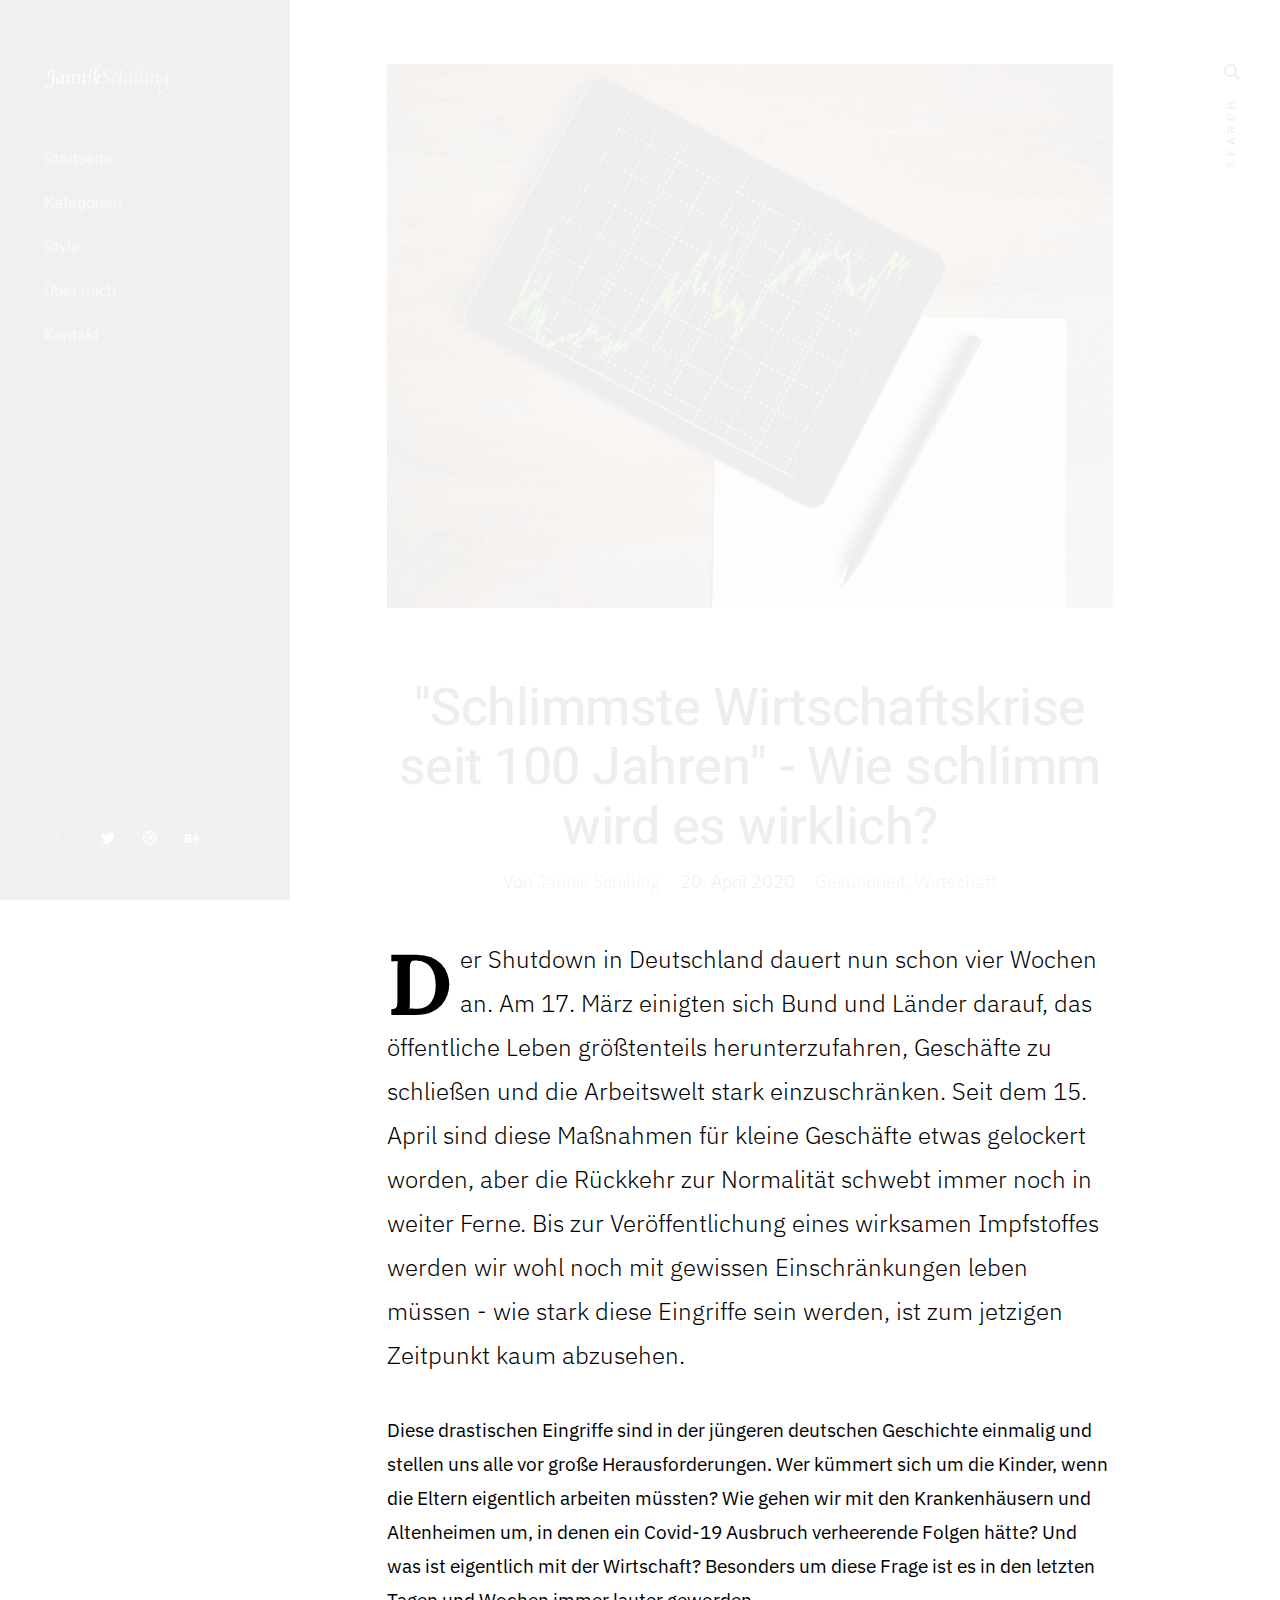
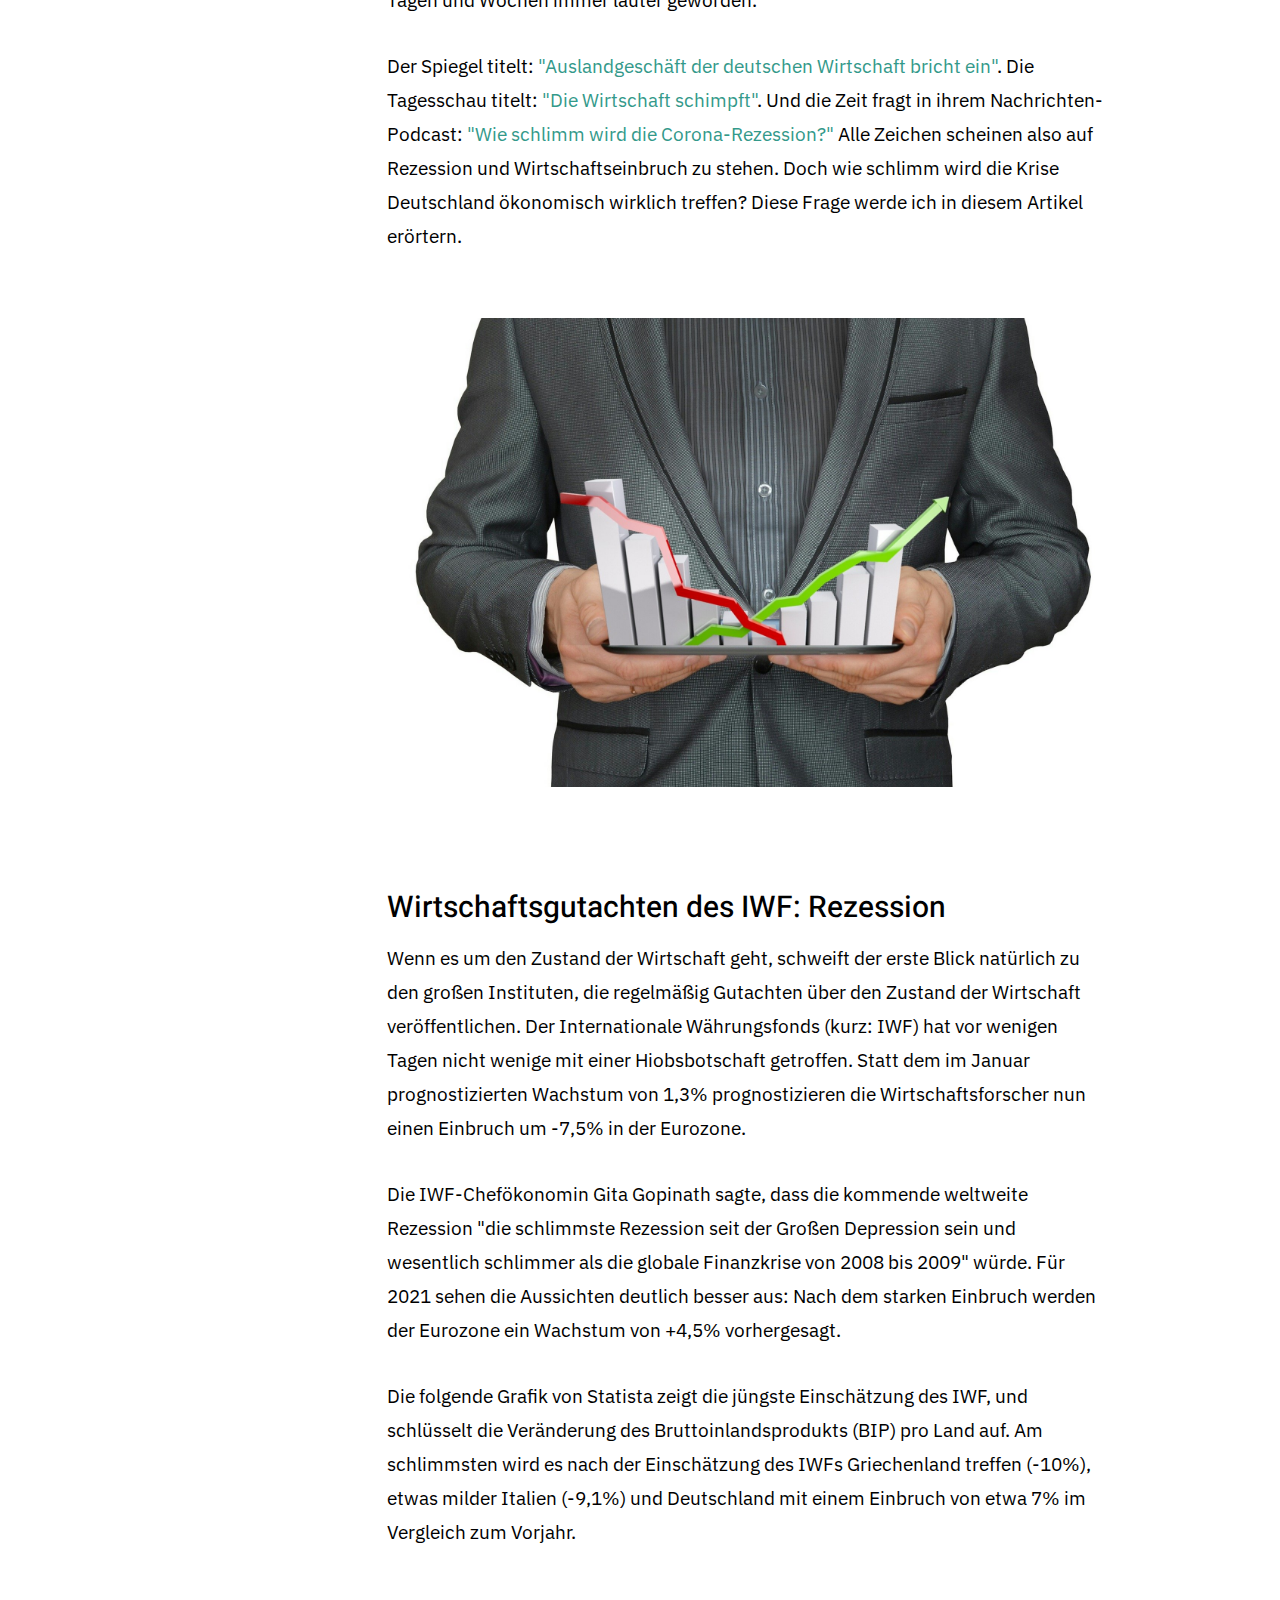
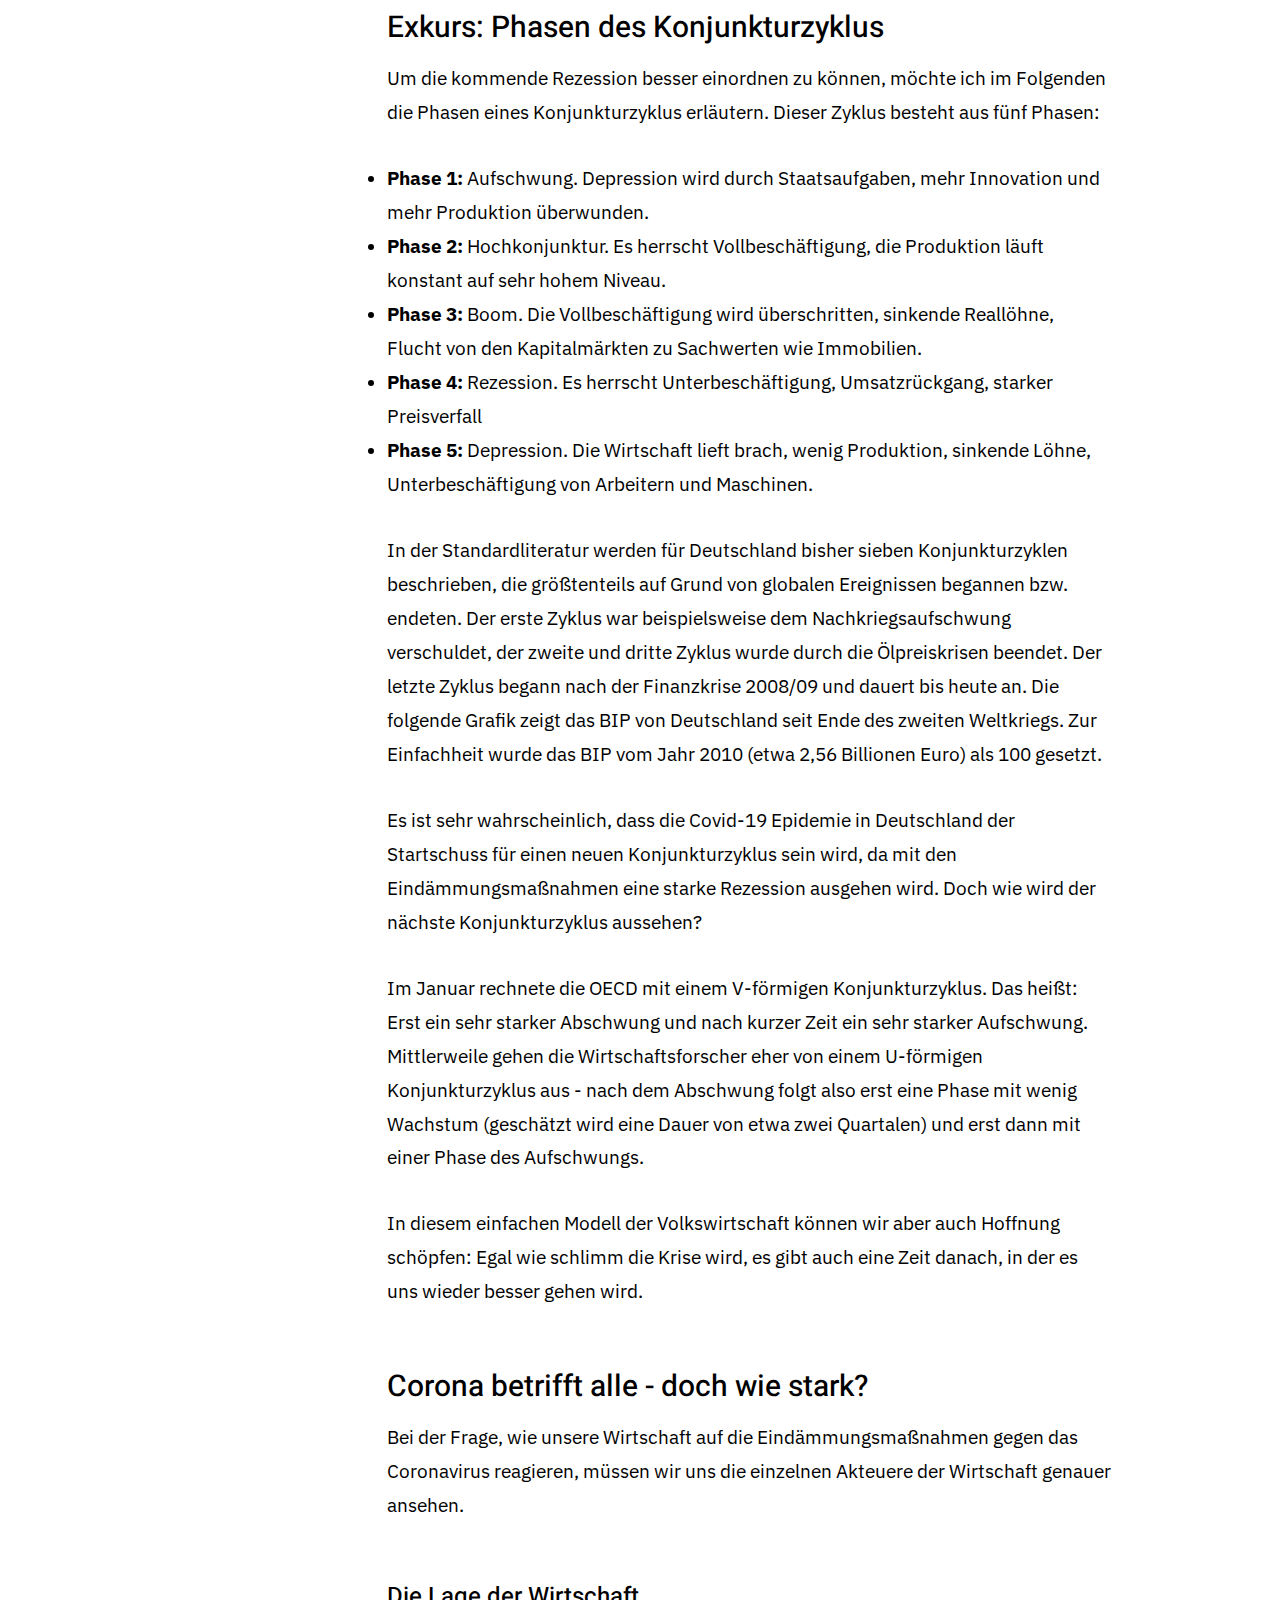
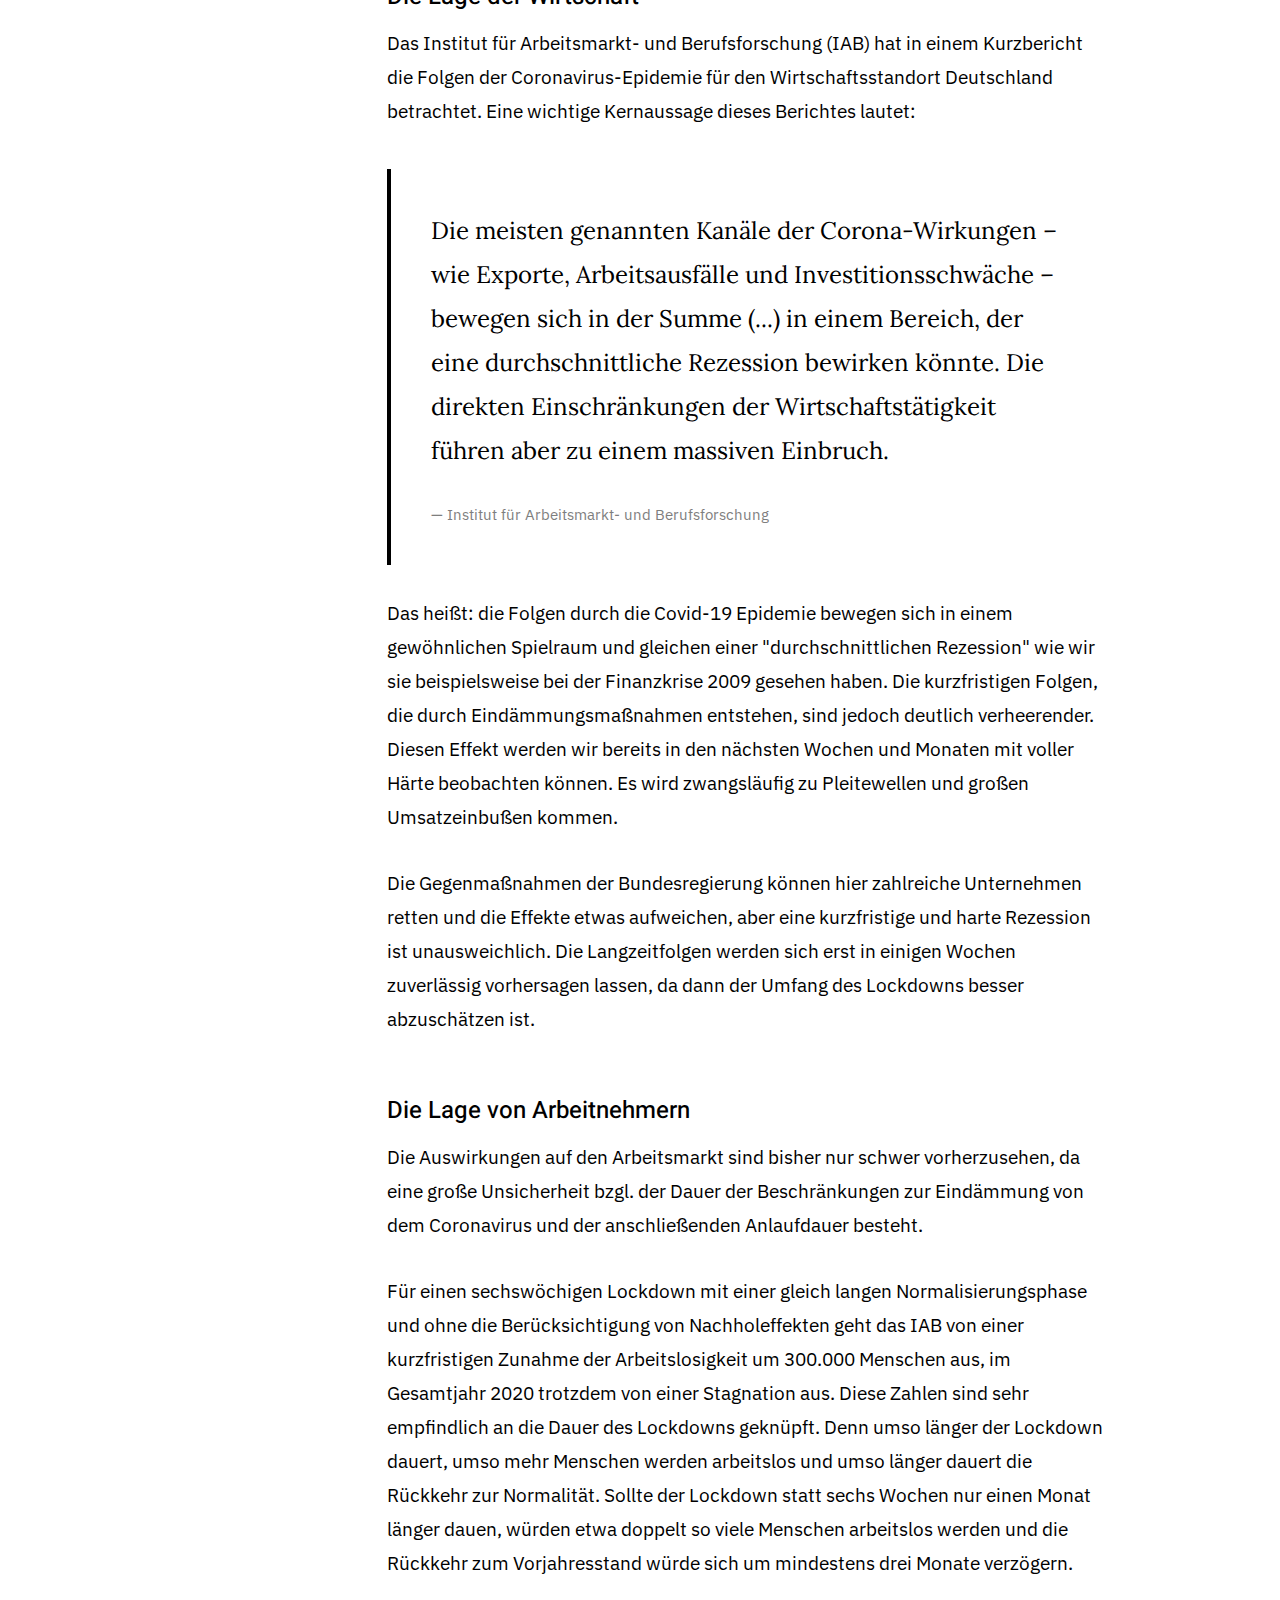
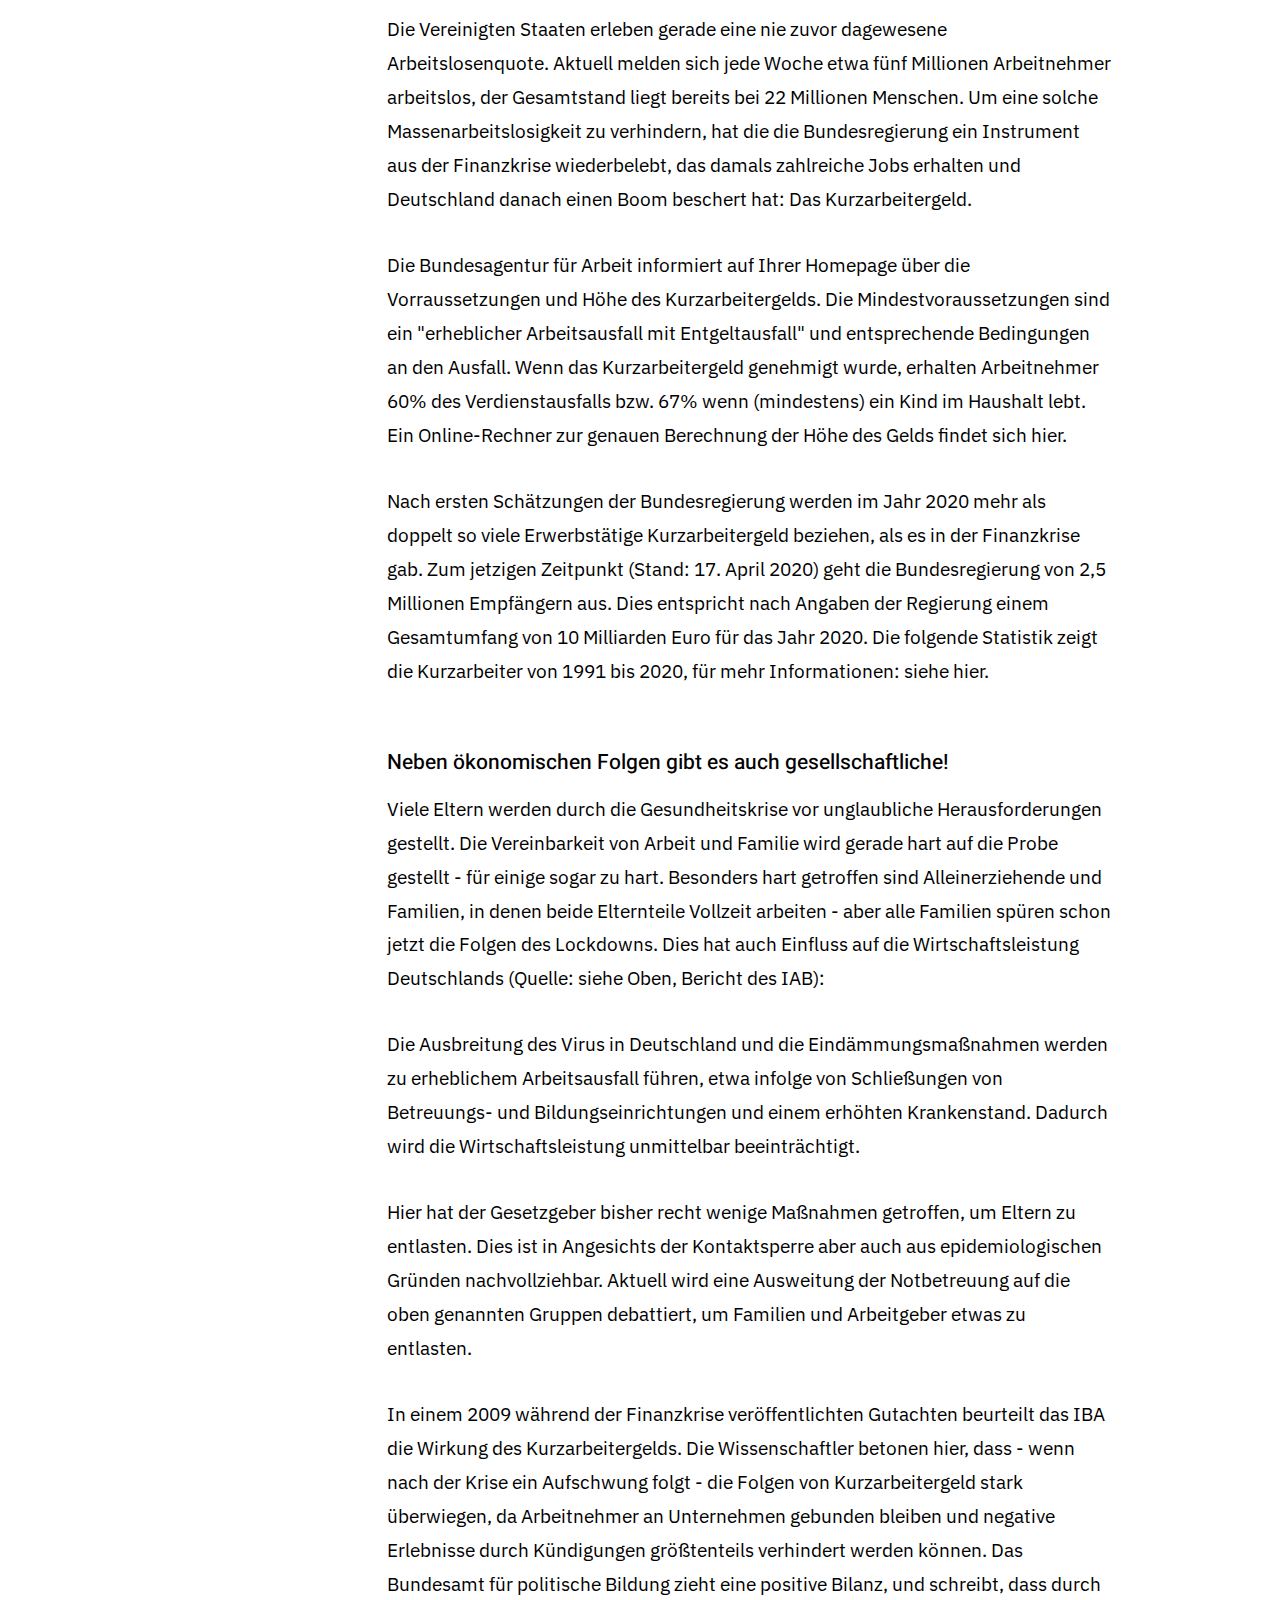
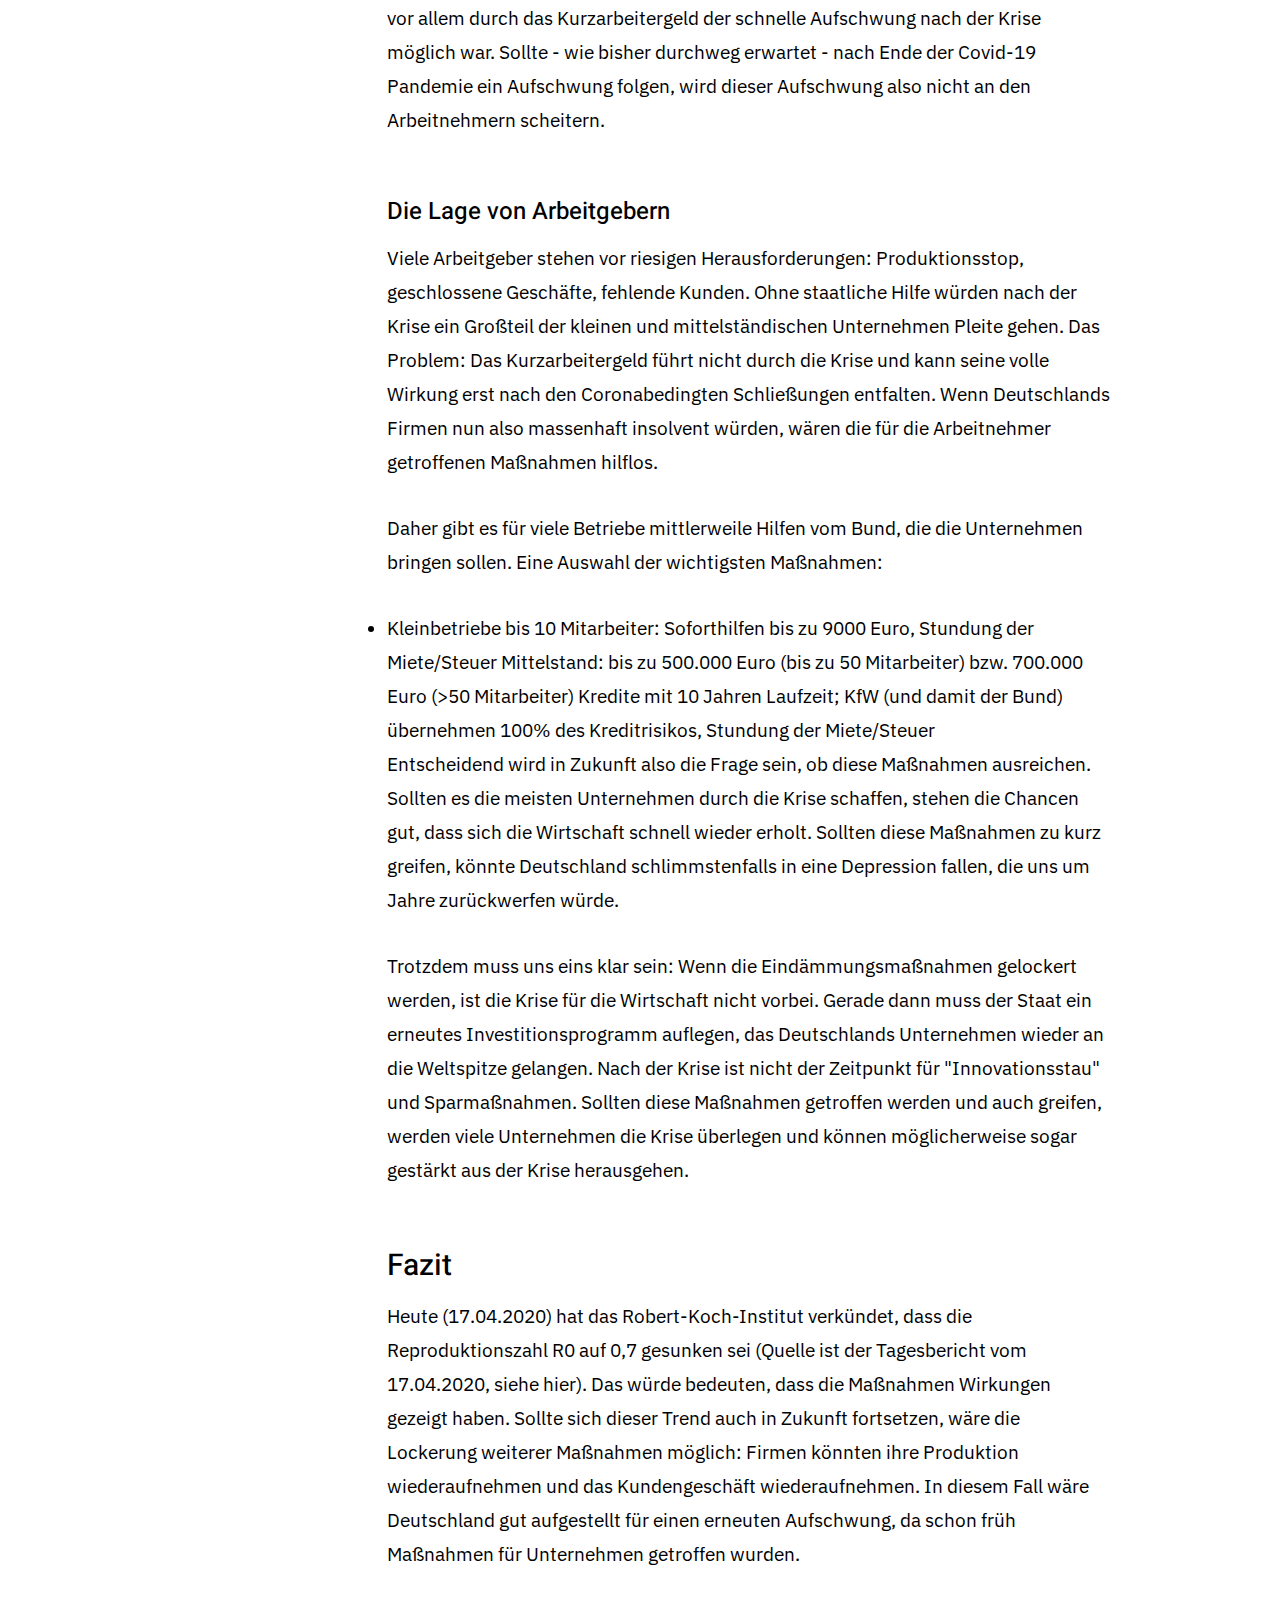
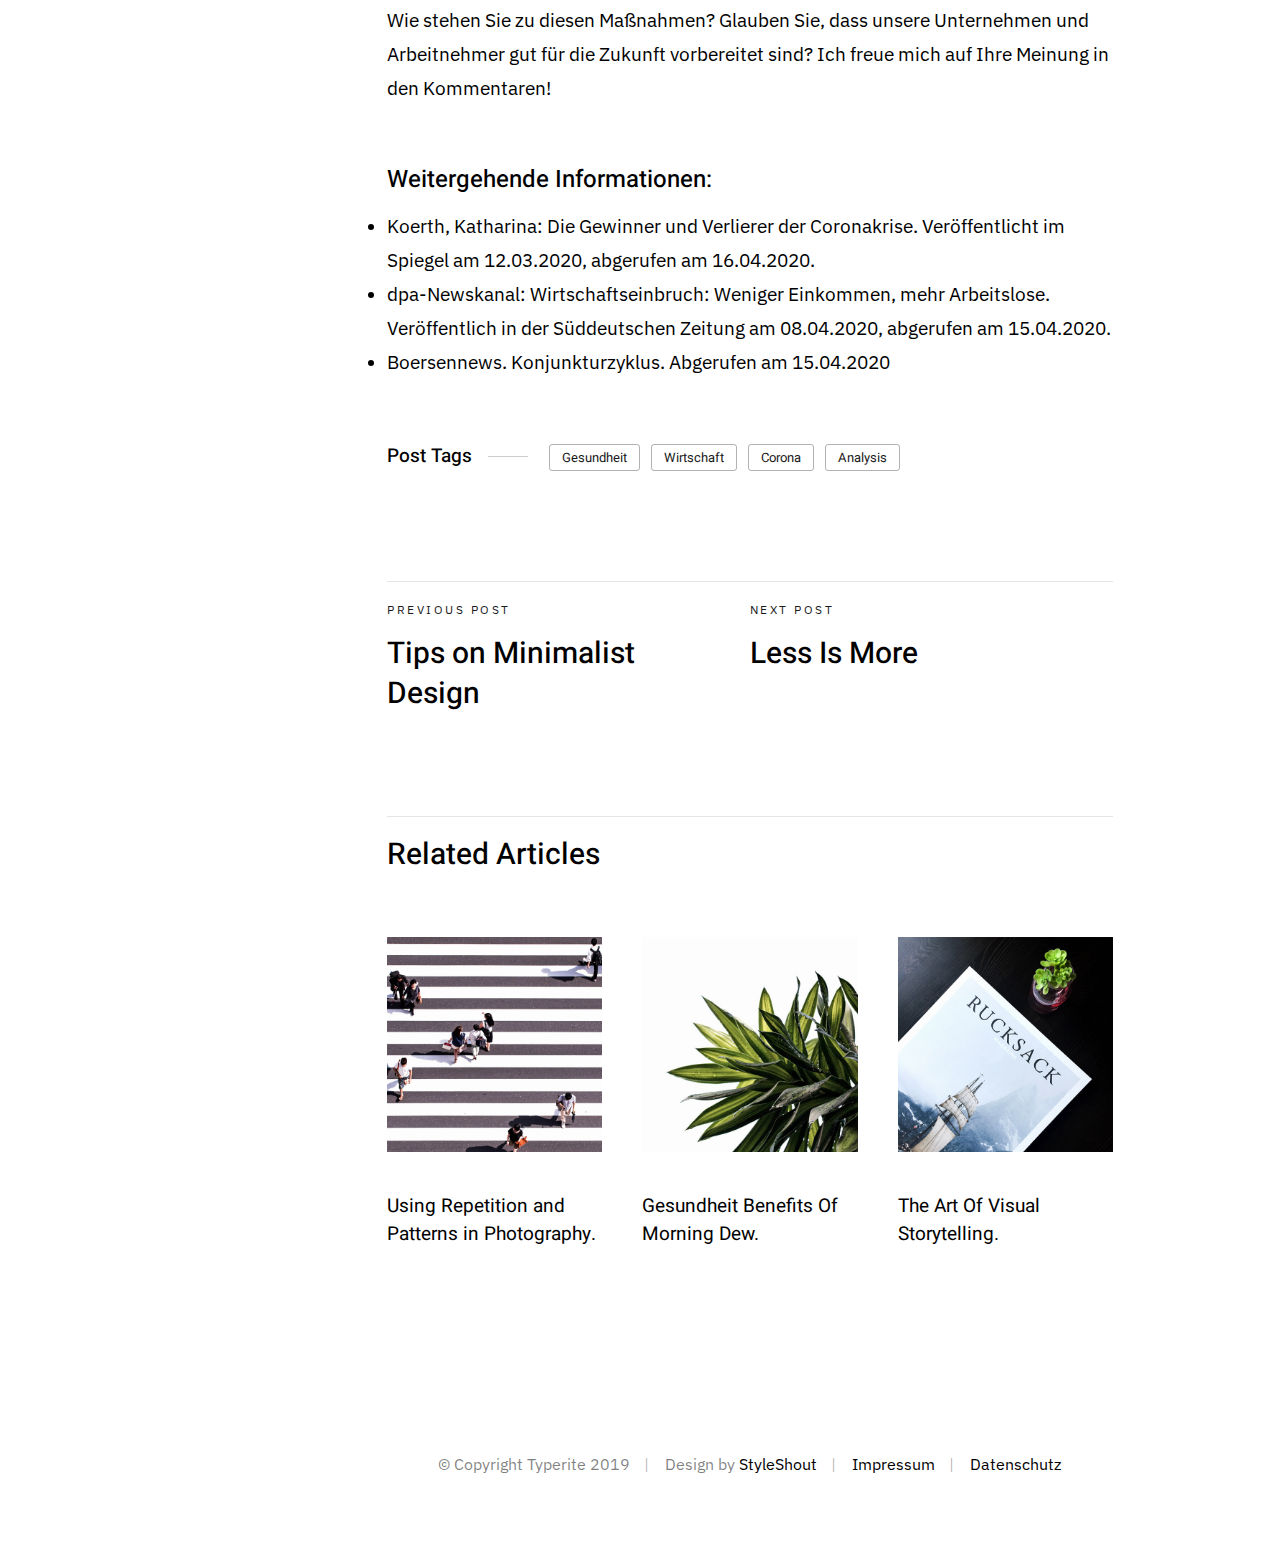
<file: posts/corona-wirtschaft.html>
<!DOCTYPE html>
<html class="no-js" lang="en">
<head>

    <!--- basic page needs
    ================================================== -->
    <meta charset="utf-8">
    <title>Corona: Wirtschaftskrise</title>
    <meta name="description" content="">
    <meta name="author" content="">

    <!-- mobile specific metas
    ================================================== -->
    <meta name="viewport" content="width=device-width, initial-scale=1">

    <!-- CSS
    ================================================== -->
    <link rel="stylesheet" href="../css/base.css">
    <link rel="stylesheet" href="../css/vendor.css">
    <link rel="stylesheet" href="../css/main.css">

    <!-- script
    ================================================== -->
    <script src="../js/modernizr.js"></script>

    <!-- favicons
    ================================================== -->
    <link rel="apple-touch-icon" sizes="180x180" href="../apple-touch-icon.png">
    <link rel="icon" type="image/png" sizes="32x32" href="../favicon-32x32.png">
    <link rel="icon" type="image/png" sizes="16x16" href="../favicon-16x16.png">
    <link rel="manifest" href="../site.webmanifest">

</head>

<body class="ss-bg-white">

    <!-- preloader
    ================================================== -->
    <div id="preloader">
        <div id="loader" class="dots-fade">
            <div></div>
            <div></div>
            <div></div>
        </div>
    </div>

    <div id="top" class="s-wrap site-wrapper">

        <!-- site header
        ================================================== -->
        <header class="s-header header">

            <div class="header__top">
                <div class="header__logo">
                    <a class="site-logo" href="../index.html">
                        <img src="../images/logo.png" alt="Homepage">
                    </a>
                </div>

                <div class="header__search">
    
                    <form role="search" method="get" class="header__search-form" action="#">
                        <label>
                            <span class="hide-content">Search for:</span>
                            <input type="search" class="header__search-field" placeholder="Type Keywords" value="" name="s" title="Search for:" autocomplete="off">
                        </label>
                        <input type="submit" class="header__search-submit" value="Search">
                    </form>
        
                    <a href="#0" title="Close Search" class="header__search-close">Close</a>
        
                </div>  <!-- end header__search -->

                <!-- toggles -->
                <a href="#0" class="header__search-trigger"></a>
                <a href="#0" class="header__menu-toggle"><span>Menu</span></a>

            </div>

            <nav class="header__nav-wrap">

                <ul class="header__nav">
                    <li><a href="../index.html" title="">Startseite</a></li>
                    <li class="has-children">
                        <a href="#0" title="">Kategorien</a>
                        <ul class="sub-menu">
                        <li><a href="category.html">Wirtschaft</a></li>
                        <li><a href="category.html">Politk</a></li>
                        <li><a href="category.html">Gesellschaft</a></li>
                        <li><a href="category.html">Umwelt</a></li>
                        <li><a href="category.html">Management</a></li>
                        </ul>
                    </li>
                    <li><a href="styles.html" title="">Style</a></li>
                    <li><a href="page-about.html" title="">Über mich</a></li>
                    <li><a href="page-contact.html" title="">Kontakt</a></li>
                </ul> <!-- end header__nav -->

                <ul class="header__social">
                    <li class="ss-xing">
                        <a href="https://xing.com/profile/Jannik_Schilling7">
                            <span class="screen-reader-text">Xing</span>
                        </a>
                    </li>
                    <li class="ss-twitter">
                        <a href="#0">
                            <span class="screen-reader-text">Twitter</span>
                        </a>
                    </li>
                    <li class="ss-dribbble">
                        <a href="#0">
                            <span class="screen-reader-text">Instagram</span>
                        </a>
                    </li>
                    <li class="ss-behance">
                        <a href="#0">
                            <span class="screen-reader-text">Behance</span>
                        </a>
                    </li>
                </ul>

            </nav> <!-- end header__nav-wrap -->

        </header> <!-- end s-header -->


        <!-- site content
        ================================================== -->
        <div class="s-content content">
            <main class="row content__page">
                
                <article class="column large-full entry format-standard">

                    <div class="media-wrap entry__media">
                        <div class="entry__post-thumb">
                            <img src="stack.jpg" >
                        </div>
                    </div>

                    <div class="content__page-header entry__header">
                        <h1 class="display-1 entry__title">
                            "Schlimmste Wirtschaftskrise seit 100 Jahren"​ - Wie schlimm wird es wirklich?
                        </h1>
                        <ul class="entry__header-meta">
                            <li class="author">Von <a href="#0">Jannik Schilling</a></li>
                            <li class="date">20. April 2020</li>
                            <li class="cat-links">
                                <a href="#0">Gesundheit</a><a href="#0">Wirtschaft</a>
                            </li>
                        </ul>
                    </div> <!-- end entry__header -->

                    <div class="entry__content">

                        <p class="lead drop-cap">
                            Der Shutdown in Deutschland dauert nun schon vier Wochen an. Am 17. März einigten sich Bund und Länder darauf, das öffentliche Leben größtenteils herunterzufahren, Geschäfte zu schließen und die Arbeitswelt stark einzuschränken. Seit dem 15. April sind diese Maßnahmen für kleine Geschäfte etwas gelockert worden, aber die Rückkehr zur Normalität schwebt immer noch in weiter Ferne. Bis zur Veröffentlichung eines wirksamen Impfstoffes werden wir wohl noch mit gewissen Einschränkungen leben müssen - wie stark diese Eingriffe sein werden, ist zum jetzigen Zeitpunkt kaum abzusehen.
                        </p>

                        <p>
                            Diese drastischen Eingriffe sind in der jüngeren deutschen Geschichte einmalig und stellen uns alle vor große Herausforderungen. Wer kümmert sich um die Kinder, wenn die Eltern eigentlich arbeiten müssten? Wie gehen wir mit den Krankenhäusern und Altenheimen um, in denen ein Covid-19 Ausbruch verheerende Folgen hätte? Und was ist eigentlich mit der Wirtschaft? Besonders um diese Frage ist es in den letzten Tagen und Wochen immer lauter geworden.
                        </p>
                        <p>
                            Der Spiegel titelt: <a href="">"Auslandgeschäft der deutschen Wirtschaft bricht ein"</a>. Die Tagesschau titelt: <a href="">"Die Wirtschaft schimpft"</a>. Und die Zeit fragt in ihrem Nachrichten-Podcast: <a href="">"Wie schlimm wird die Corona-Rezession?"</a> Alle Zeichen scheinen also auf Rezession und Wirtschaftseinbruch zu stehen. Doch wie schlimm wird die Krise Deutschland ökonomisch wirklich treffen? Diese Frage werde ich in diesem Artikel erörtern.
                        
                        </p>

                        <p>
                        <img src="recession.jpg">
                        </p>

                        <h2>Wirtschaftsgutachten des IWF: Rezession</h2>
    
                        <p>
                            Wenn es um den Zustand der Wirtschaft geht, schweift der erste Blick natürlich zu den großen Instituten, die regelmäßig Gutachten über den Zustand der Wirtschaft veröffentlichen. Der Internationale Währungsfonds (kurz: IWF) hat vor wenigen Tagen nicht wenige mit einer Hiobsbotschaft getroffen. Statt dem im Januar prognostizierten Wachstum von 1,3% prognostizieren die Wirtschaftsforscher nun einen Einbruch um -7,5% in der Eurozone.
                        </p>

                        <p>
                            Die IWF-Chefökonomin Gita Gopinath sagte, dass die kommende weltweite Rezession "die schlimmste Rezession seit der Großen Depression sein und wesentlich schlimmer als die globale Finanzkrise von 2008 bis 2009" würde. Für 2021 sehen die Aussichten deutlich besser aus: Nach dem starken Einbruch werden der Eurozone ein Wachstum von +4,5% vorhergesagt.
                        </p>
                        <p>
                            Die folgende Grafik von Statista zeigt die jüngste Einschätzung des IWF, und schlüsselt die Veränderung des Bruttoinlandsprodukts (BIP) pro Land auf. Am schlimmsten wird es nach der Einschätzung des IWFs Griechenland treffen (-10%), etwas milder Italien (-9,1%) und Deutschland mit einem Einbruch von etwa 7% im Vergleich zum Vorjahr.  
                        </p>

                        <h2>Exkurs: Phasen des Konjunkturzyklus</h2>

                        <p>Um die kommende Rezession besser einordnen zu können, möchte ich im Folgenden die Phasen eines Konjunkturzyklus erläutern. Dieser Zyklus besteht aus fünf Phasen:</p>
                        <il>
                            <li><b>Phase 1:</b> Aufschwung. Depression wird durch Staatsaufgaben, mehr Innovation und mehr Produktion überwunden.</li>
                            <li><b>Phase 2:</b> Hochkonjunktur. Es herrscht Vollbeschäftigung, die Produktion läuft konstant auf sehr hohem Niveau.
                            <li><b>Phase 3:</b> Boom. Die Vollbeschäftigung wird überschritten, sinkende Reallöhne, Flucht von den Kapitalmärkten zu Sachwerten wie Immobilien.</li>
                            <li><b>Phase 4:</b> Rezession. Es herrscht Unterbeschäftigung, Umsatzrückgang, starker Preisverfall</li>
                            <li><b>Phase 5:</b> Depression. Die Wirtschaft lieft brach, wenig Produktion, sinkende Löhne, Unterbeschäftigung von Arbeitern und Maschinen.</li>
                        </il>
                        <p></p>

                        <p>
                            In der Standardliteratur werden für Deutschland bisher sieben Konjunkturzyklen beschrieben, die größtenteils auf Grund von globalen Ereignissen begannen bzw. endeten. Der erste Zyklus war beispielsweise dem Nachkriegsaufschwung verschuldet, der zweite und dritte Zyklus wurde durch die Ölpreiskrisen beendet. Der letzte Zyklus begann nach der Finanzkrise 2008/09 und dauert bis heute an. Die folgende Grafik zeigt das BIP von Deutschland seit Ende des zweiten Weltkriegs. Zur Einfachheit wurde das BIP vom Jahr 2010 (etwa 2,56 Billionen Euro) als 100 gesetzt.
                        </p>

                        <p>
                        Es ist sehr wahrscheinlich, dass die Covid-19 Epidemie in Deutschland der Startschuss für einen neuen Konjunkturzyklus sein wird, da mit den Eindämmungsmaßnahmen eine starke Rezession ausgehen wird. Doch wie wird der nächste Konjunkturzyklus aussehen?
                        </p>

                        <p>
                        Im Januar rechnete die OECD mit einem V-förmigen Konjunkturzyklus. Das heißt: Erst ein sehr starker Abschwung und nach kurzer Zeit ein sehr starker Aufschwung. Mittlerweile gehen die Wirtschaftsforscher eher von einem U-förmigen Konjunkturzyklus aus - nach dem Abschwung folgt also erst eine Phase mit wenig Wachstum (geschätzt wird eine Dauer von etwa zwei Quartalen) und erst dann mit einer Phase des Aufschwungs.
                        </p>

                        <p>
                        In diesem einfachen Modell der Volkswirtschaft können wir aber auch Hoffnung schöpfen: Egal wie schlimm die Krise wird, es gibt auch eine Zeit danach, in der es uns wieder besser gehen wird.
                        </p>

                        <h2>Corona betrifft alle - doch wie stark?</h2>
                        <p>
                        Bei der Frage, wie unsere Wirtschaft auf die Eindämmungsmaßnahmen gegen das Coronavirus reagieren, müssen wir uns die einzelnen Akteuere der Wirtschaft genauer ansehen.
                        </p>
                        
                        <h3>Die Lage der Wirtschaft</h3>

                        <p>Das Institut für Arbeitsmarkt- und Berufsforschung (IAB) hat in einem Kurzbericht die Folgen der Coronavirus-Epidemie für den Wirtschaftsstandort Deutschland betrachtet.

                        Eine wichtige Kernaussage dieses Berichtes lautet:</p>
                        
                        <blockquote>
                            <p>
                            Die meisten genannten Kanäle der Corona-Wirkungen – wie Exporte, Arbeitsausfälle und Investitionsschwäche – bewegen sich in der Summe (...) in einem Bereich, der eine durchschnittliche Rezession bewirken könnte. Die direkten Einschränkungen der Wirtschaftstätigkeit führen aber zu einem massiven Einbruch.
                            </p>
                            <cite>Institut für Arbeitsmarkt- und Berufsforschung</cite>
                        </blockquote>

                        <p>Das heißt: die Folgen durch die Covid-19 Epidemie bewegen sich in einem gewöhnlichen Spielraum und gleichen einer "durchschnittlichen Rezession" wie wir sie beispielsweise bei der Finanzkrise 2009 gesehen haben. Die kurzfristigen Folgen, die durch Eindämmungsmaßnahmen entstehen, sind jedoch deutlich verheerender. Diesen Effekt werden wir bereits in den nächsten Wochen und Monaten mit voller Härte beobachten können. Es wird zwangsläufig zu Pleitewellen und großen Umsatzeinbußen kommen.</p>

                        <p>Die Gegenmaßnahmen der Bundesregierung können hier zahlreiche Unternehmen retten und die Effekte etwas aufweichen, aber eine kurzfristige und harte Rezession ist unausweichlich. Die Langzeitfolgen werden sich erst in einigen Wochen zuverlässig vorhersagen lassen, da dann der Umfang des Lockdowns besser abzuschätzen ist.</p>

                        <h3>Die Lage von Arbeitnehmern</h3>

                        <p>Die Auswirkungen auf den Arbeitsmarkt sind bisher nur schwer vorherzusehen, da eine große Unsicherheit bzgl. der Dauer der Beschränkungen zur Eindämmung von dem Coronavirus und der anschließenden Anlaufdauer besteht.</p>

                        <p>Für einen sechswöchigen Lockdown mit einer gleich langen Normalisierungsphase und ohne die Berücksichtigung von Nachholeffekten geht das IAB von einer kurzfristigen Zunahme der Arbeitslosigkeit um 300.000 Menschen aus, im Gesamtjahr 2020 trotzdem von einer Stagnation aus. Diese Zahlen sind sehr empfindlich an die Dauer des Lockdowns geknüpft. Denn umso länger der Lockdown dauert, umso mehr Menschen werden arbeitslos und umso länger dauert die Rückkehr zur Normalität. Sollte der Lockdown statt sechs Wochen nur einen Monat länger dauen, würden etwa doppelt so viele Menschen arbeitslos werden und die Rückkehr zum Vorjahresstand würde sich um mindestens drei Monate verzögern.</p>

                        <p>Die Vereinigten Staaten erleben gerade eine nie zuvor dagewesene Arbeitslosenquote. Aktuell melden sich jede Woche etwa fünf Millionen Arbeitnehmer arbeitslos, der Gesamtstand liegt bereits bei 22 Millionen Menschen. Um eine solche Massenarbeitslosigkeit zu verhindern, hat die die Bundesregierung ein Instrument aus der Finanzkrise wiederbelebt, das damals zahlreiche Jobs erhalten und Deutschland danach einen Boom beschert hat: Das Kurzarbeitergeld.</p>

                        <p>Die Bundesagentur für Arbeit informiert auf Ihrer Homepage über die Vorraussetzungen und Höhe des Kurzarbeitergelds. Die Mindestvoraussetzungen sind ein "erheblicher Arbeitsausfall mit Entgeltausfall" und entsprechende Bedingungen an den Ausfall. Wenn das Kurzarbeitergeld genehmigt wurde, erhalten Arbeitnehmer 60% des Verdienstausfalls bzw. 67% wenn (mindestens) ein Kind im Haushalt lebt. Ein Online-Rechner zur genauen Berechnung der Höhe des Gelds findet sich hier.</p>

                        <p>Nach ersten Schätzungen der Bundesregierung werden im Jahr 2020 mehr als doppelt so viele Erwerbstätige Kurzarbeitergeld beziehen, als es in der Finanzkrise gab. Zum jetzigen Zeitpunkt (Stand: 17. April 2020) geht die Bundesregierung von 2,5 Millionen Empfängern aus. Dies entspricht nach Angaben der Regierung einem Gesamtumfang von 10 Milliarden Euro für das Jahr 2020. Die folgende Statistik zeigt die Kurzarbeiter von 1991 bis 2020, für mehr Informationen: siehe hier.</p>

                        <h4>Neben ökonomischen Folgen gibt es auch gesellschaftliche!</h4>
                        <p>Viele Eltern werden durch die Gesundheitskrise vor unglaubliche Herausforderungen gestellt. Die Vereinbarkeit von Arbeit und Familie wird gerade hart auf die Probe gestellt - für einige sogar zu hart. Besonders hart getroffen sind Alleinerziehende und Familien, in denen beide Elternteile Vollzeit arbeiten - aber alle Familien spüren schon jetzt die Folgen des Lockdowns. Dies hat auch Einfluss auf die Wirtschaftsleistung Deutschlands (Quelle: siehe Oben, Bericht des IAB):</p>

                        <p>Die Ausbreitung des Virus in Deutschland und die Eindämmungsmaßnahmen werden zu erheblichem Arbeitsausfall führen, etwa infolge von Schließungen von Betreuungs- und Bildungseinrichtungen und einem erhöhten Krankenstand. Dadurch wird die Wirtschaftsleistung unmittelbar beeinträchtigt.</p>
                        
                        <p>Hier hat der Gesetzgeber bisher recht wenige Maßnahmen getroffen, um Eltern zu entlasten. Dies ist in Angesichts der Kontaktsperre aber auch aus epidemiologischen Gründen nachvollziehbar. Aktuell wird eine Ausweitung der Notbetreuung auf die oben genannten Gruppen debattiert, um Familien und Arbeitgeber etwas zu entlasten.</p>

                        <p>In einem 2009 während der Finanzkrise veröffentlichten Gutachten beurteilt das IBA die Wirkung des Kurzarbeitergelds. Die Wissenschaftler betonen hier, dass - wenn nach der Krise ein Aufschwung folgt - die Folgen von Kurzarbeitergeld stark überwiegen, da Arbeitnehmer an Unternehmen gebunden bleiben und negative Erlebnisse durch Kündigungen größtenteils verhindert werden können. Das Bundesamt für politische Bildung zieht eine positive Bilanz, und schreibt, dass durch vor allem durch das Kurzarbeitergeld der schnelle Aufschwung nach der Krise möglich war. Sollte - wie bisher durchweg erwartet - nach Ende der Covid-19 Pandemie ein Aufschwung folgen, wird dieser Aufschwung also nicht an den Arbeitnehmern scheitern.</p>

                        <h3>Die Lage von Arbeitgebern</h3>

                        <p>Viele Arbeitgeber stehen vor riesigen Herausforderungen: Produktionsstop, geschlossene Geschäfte, fehlende Kunden. Ohne staatliche Hilfe würden nach der Krise ein Großteil der kleinen und mittelständischen Unternehmen Pleite gehen. Das Problem: Das Kurzarbeitergeld führt nicht durch die Krise und kann seine volle Wirkung erst nach den Coronabedingten Schließungen entfalten. Wenn Deutschlands Firmen nun also massenhaft insolvent würden, wären die für die Arbeitnehmer getroffenen Maßnahmen hilflos.</p>

                        <p>Daher gibt es für viele Betriebe mittlerweile Hilfen vom Bund, die die Unternehmen bringen sollen. Eine Auswahl der wichtigsten Maßnahmen:</p>
                        <li>
                            <il>Kleinbetriebe bis 10 Mitarbeiter: Soforthilfen bis zu 9000 Euro, Stundung der Miete/Steuer</il>
                            <il>Mittelstand: bis zu 500.000 Euro (bis zu 50 Mitarbeiter) bzw. 700.000 Euro (>50 Mitarbeiter) Kredite mit 10 Jahren Laufzeit; KfW (und damit der Bund) übernehmen 100% des Kreditrisikos, Stundung der Miete/Steuer</il>
                        </li>
                        
                        <p>Entscheidend wird in Zukunft also die Frage sein, ob diese Maßnahmen ausreichen. Sollten es die meisten Unternehmen durch die Krise schaffen, stehen die Chancen gut, dass sich die Wirtschaft schnell wieder erholt. Sollten diese Maßnahmen zu kurz greifen, könnte Deutschland schlimmstenfalls in eine Depression fallen, die uns um Jahre zurückwerfen würde.</p>

                        <p>Trotzdem muss uns eins klar sein: Wenn die Eindämmungsmaßnahmen gelockert werden, ist die Krise für die Wirtschaft nicht vorbei. Gerade dann muss der Staat ein erneutes Investitionsprogramm auflegen, das Deutschlands Unternehmen wieder an die Weltspitze gelangen. Nach der Krise ist nicht der Zeitpunkt für "Innovationsstau" und Sparmaßnahmen. Sollten diese Maßnahmen getroffen werden und auch greifen, werden viele Unternehmen die Krise überlegen und können möglicherweise sogar gestärkt aus der Krise herausgehen.</p>

                        <h2>Fazit</h2>

                        <p>Heute (17.04.2020) hat das Robert-Koch-Institut verkündet, dass die Reproduktionszahl R0 auf 0,7 gesunken sei (Quelle ist der Tagesbericht vom 17.04.2020, siehe hier). Das würde bedeuten, dass die Maßnahmen Wirkungen gezeigt haben. Sollte sich dieser Trend auch in Zukunft fortsetzen, wäre die Lockerung weiterer Maßnahmen möglich: Firmen könnten ihre Produktion wiederaufnehmen und das Kundengeschäft wiederaufnehmen. In diesem Fall wäre Deutschland gut aufgestellt für einen erneuten Aufschwung, da schon früh Maßnahmen für Unternehmen getroffen wurden.</p>

                        <p>Wie stehen Sie zu diesen Maßnahmen? Glauben Sie, dass unsere Unternehmen und Arbeitnehmer gut für die Zukunft vorbereitet sind? Ich freue mich auf Ihre Meinung in den Kommentaren!</p>

                        <h3>Weitergehende Informationen:</h3>

                        <il>
                            <li>Koerth, Katharina: Die Gewinner und Verlierer der Coronakrise. Veröffentlicht im Spiegel am 12.03.2020, abgerufen am 16.04.2020.</li>
                            <li>dpa-Newskanal: Wirtschaftseinbruch: Weniger Einkommen, mehr Arbeitslose. Veröffentlich in der Süddeutschen Zeitung am 08.04.2020, abgerufen am 15.04.2020.</li>
                            <li>Boersennews. Konjunkturzyklus. Abgerufen am 15.04.2020</li>
                        </il>

                        <p class="entry__tags">
                            <span>Post Tags</span>
        
                            <span class="entry__tag-list">
                                <a href="#0">Gesundheit</a>
                                <a href="#0">Wirtschaft</a>
                                <a href="#0">Corona</a>
                                <a href="#0">Analysis</a>
                            </span>
            
                        </p>
                    </div> <!-- end entry content -->

                    <div class="entry__pagenav">
                        <div class="entry__nav">
                            <div class="entry__prev">
                                <a href="#0" rel="prev">
                                    <span>Previous Post</span>
                                    Tips on Minimalist Design 
                                </a>
                            </div>
                            <div class="entry__next">
                                <a href="#0" rel="next">
                                    <span>Next Post</span>
                                    Less Is More 
                                </a>
                            </div>
                        </div>
                    </div> <!-- end entry__pagenav -->

                    <div class="entry__related">
                        <h3 class="h2">Related Articles</h3>

                        <ul class="related">
                            <li class="related__item">
                                <a href="single-standard.html" class="related__link">
                                    <img src="../images/thumbs/masonry/walk-600.jpg" alt="">
                                </a>
                                <h5 class="related__post-title">Using Repetition and Patterns in Photography.</h5>
                            </li>
                            <li class="related__item">
                                <a href="single-standard.html" class="related__link">
                                    <img src="../images/thumbs/masonry/dew-600.jpg" alt="">
                                </a>
                                <h5 class="related__post-title">Gesundheit Benefits Of Morning Dew.</h5>
                            </li>
                            <li class="related__item">
                                <a href="single-standard.html" class="related__link">
                                    <img src="../images/thumbs/masonry/rucksack-600.jpg" alt="">
                                </a>
                                <h5 class="related__post-title">The Art Of Visual Storytelling.</h5>
                            </li>
                        </ul>
                    </div> <!-- end entry related -->

                </article> <!-- end column large-full entry-->

            </main>
        </div>


        <!-- footer
        ================================================== -->
        <footer class="s-footer footer">
            <div class="row">
                <div class="column large-full footer__content">
                    <div class="footer__copyright">
                        <span>© Copyright Typerite 2019</span> 
                        <span>Design by <a href="https://www.styleshout.com/">StyleShout</a></span>
                        <span><a href="../impressum.html">Impressum</a></span>
                        <span><a href="../datenschutz.html">Datenschutz</a></span>
                    </div>
                </div>
            </div>

            <div class="go-top">
                <a class="smoothscroll" title="Back to Top" href="#top"></a>
            </div>
        </footer>

    </div> <!-- end s-wrap -->


    <!-- Java Script
    ================================================== -->
    <script src="../js/jquery-3.2.1.min.js"></script>
    <script src="../js/plugins.js"></script>
    <script src="../js/main.js"></script>

</body>
</file>
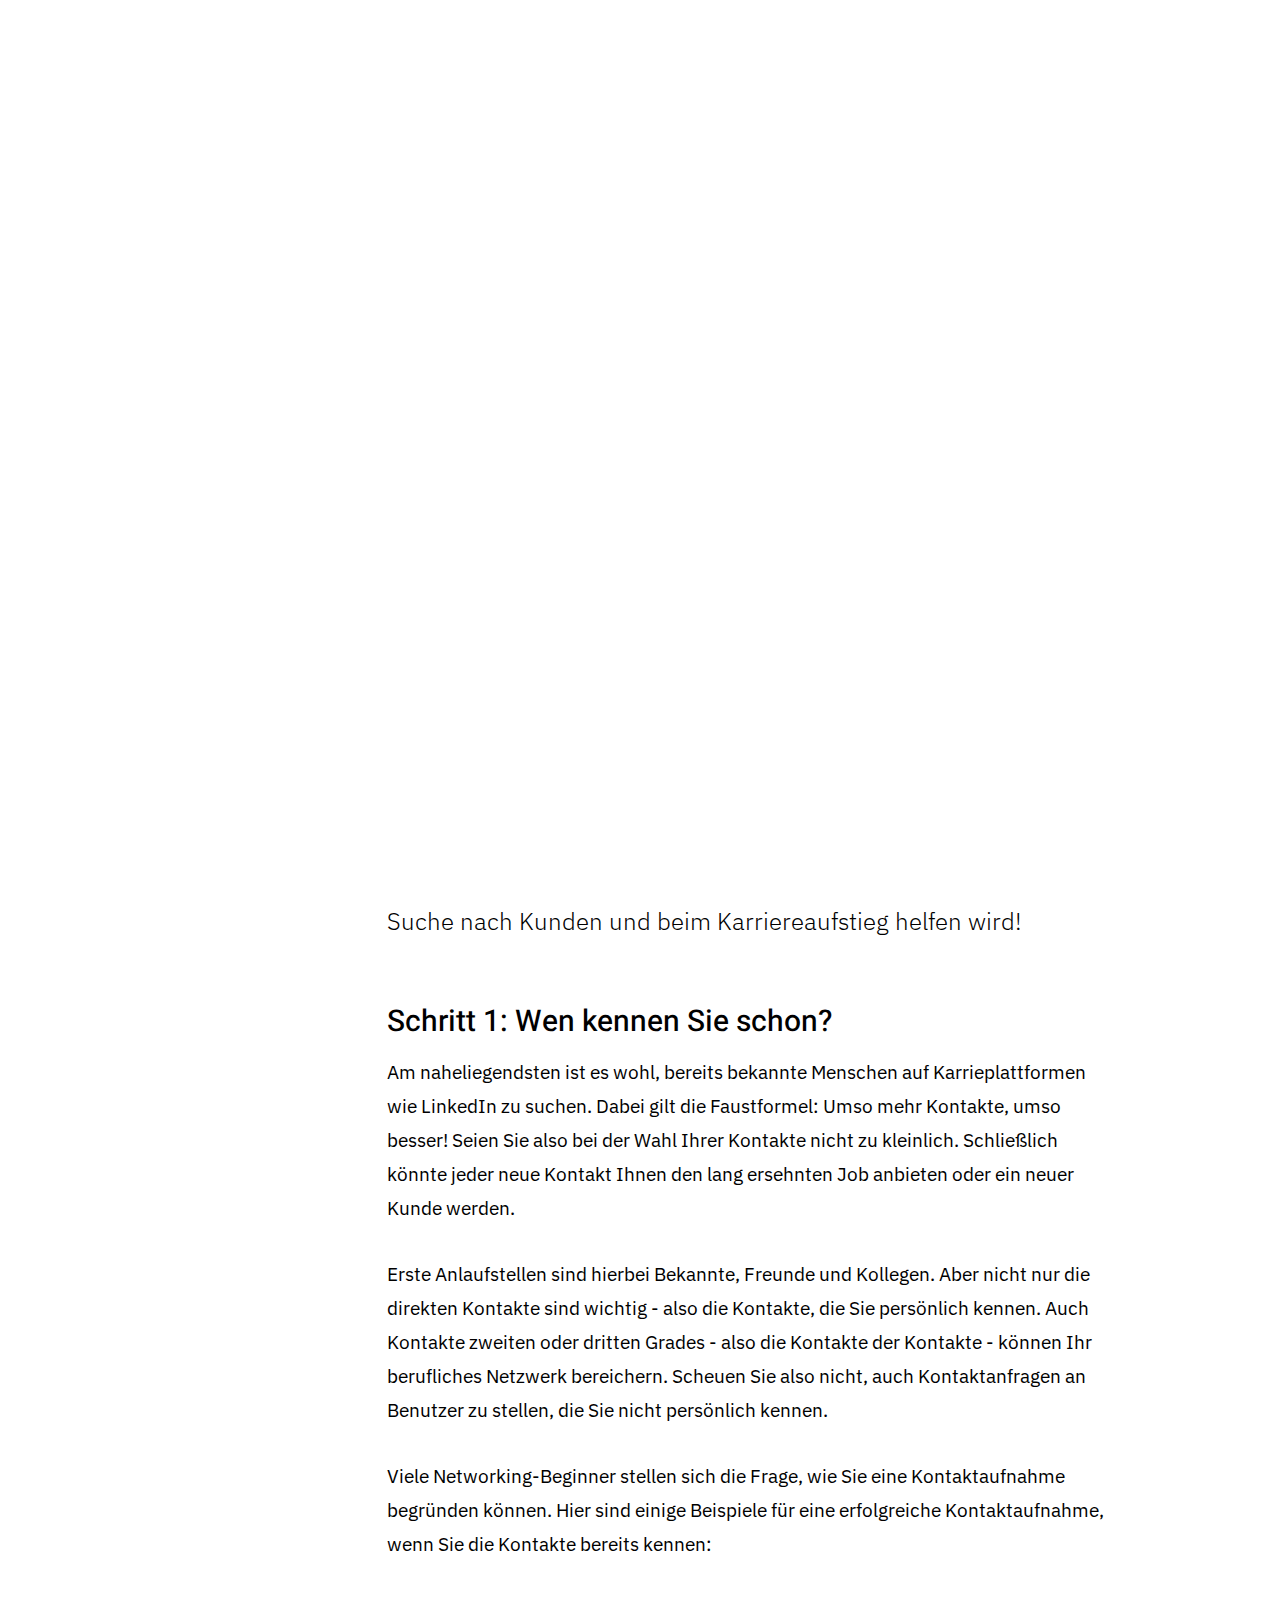
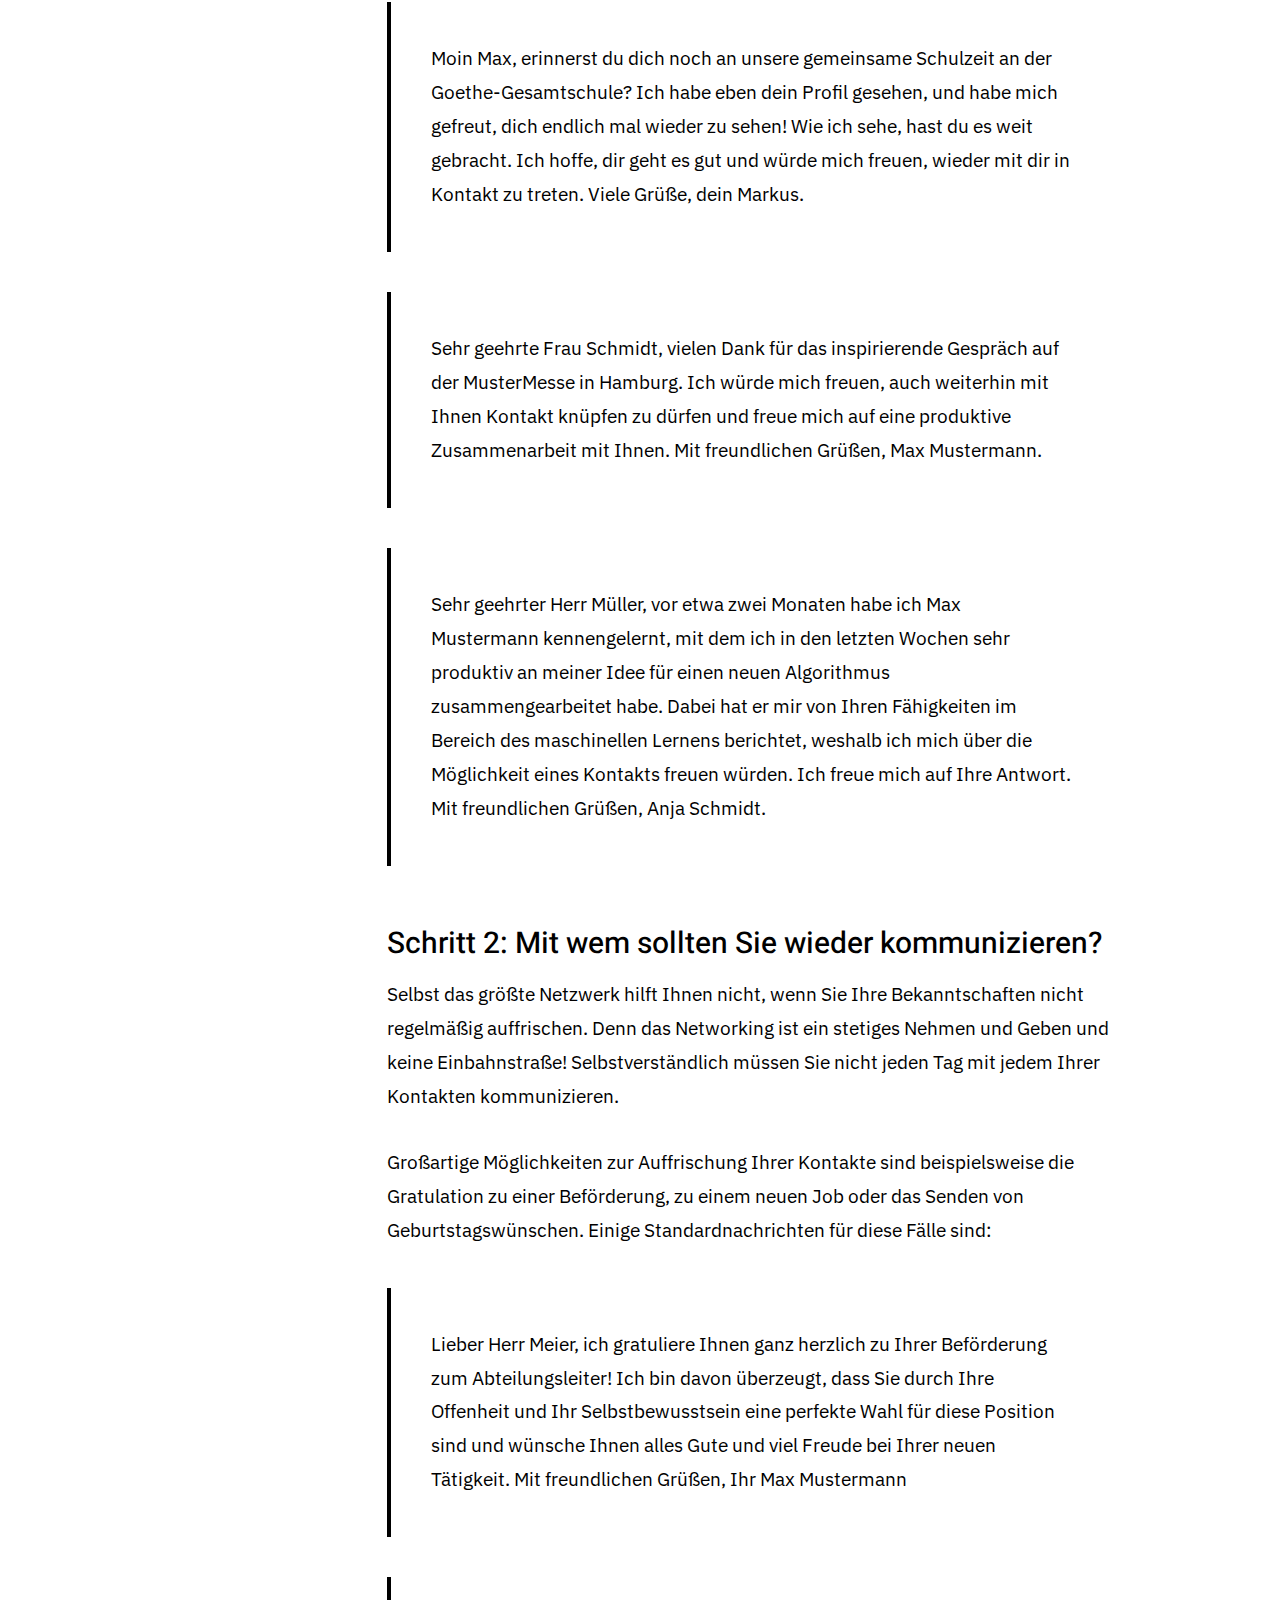
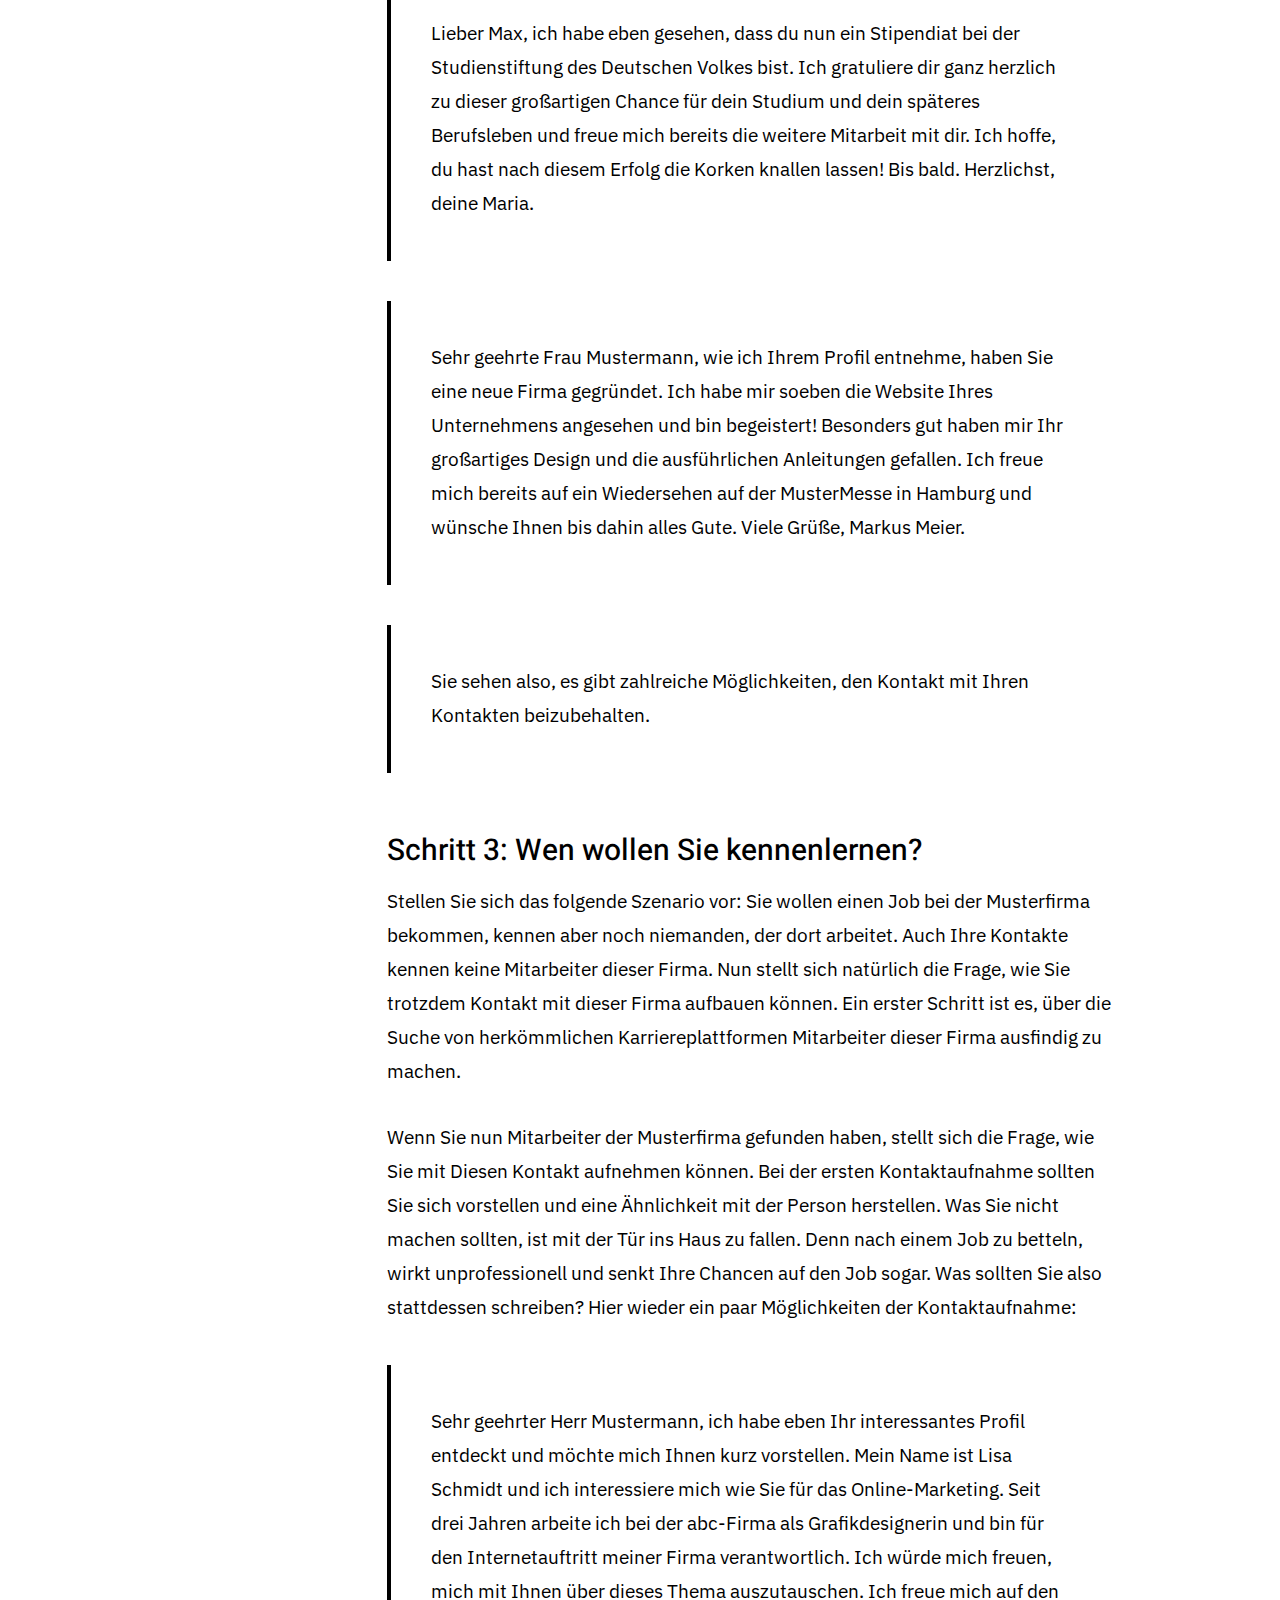
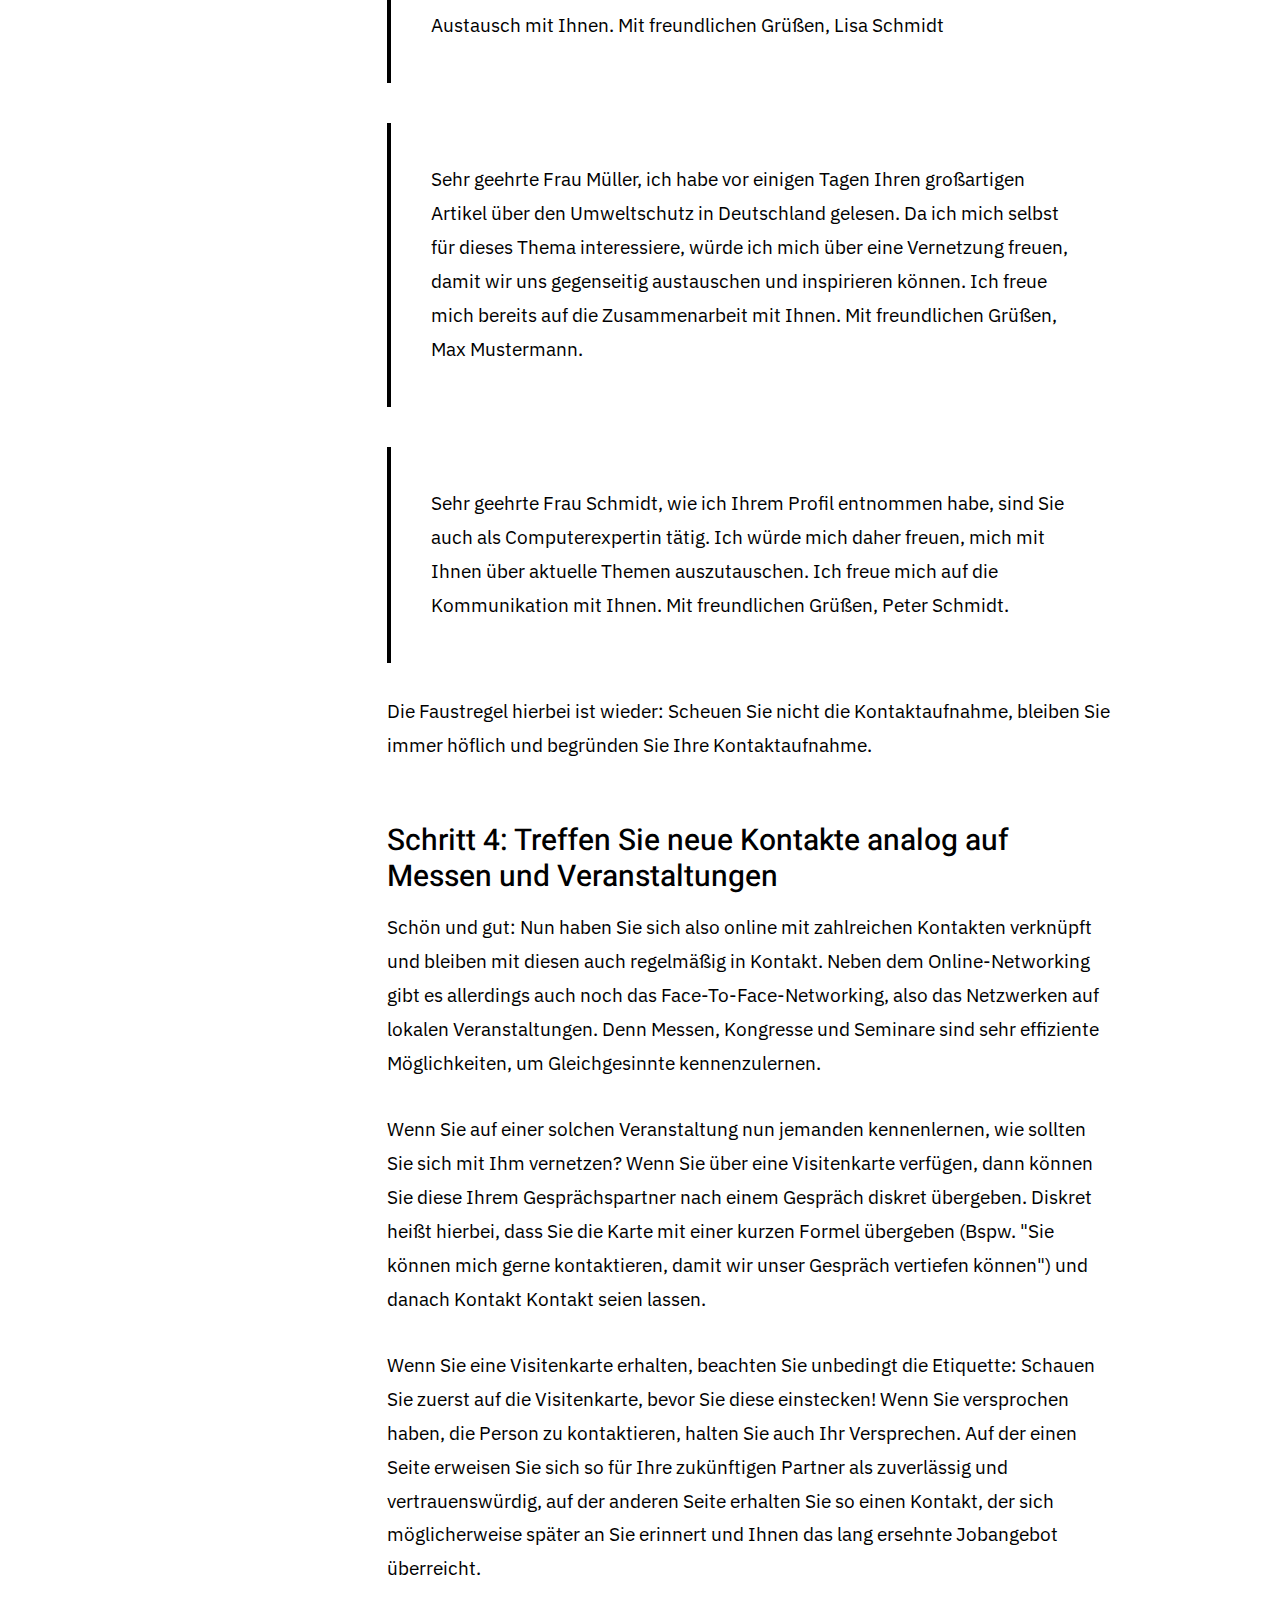
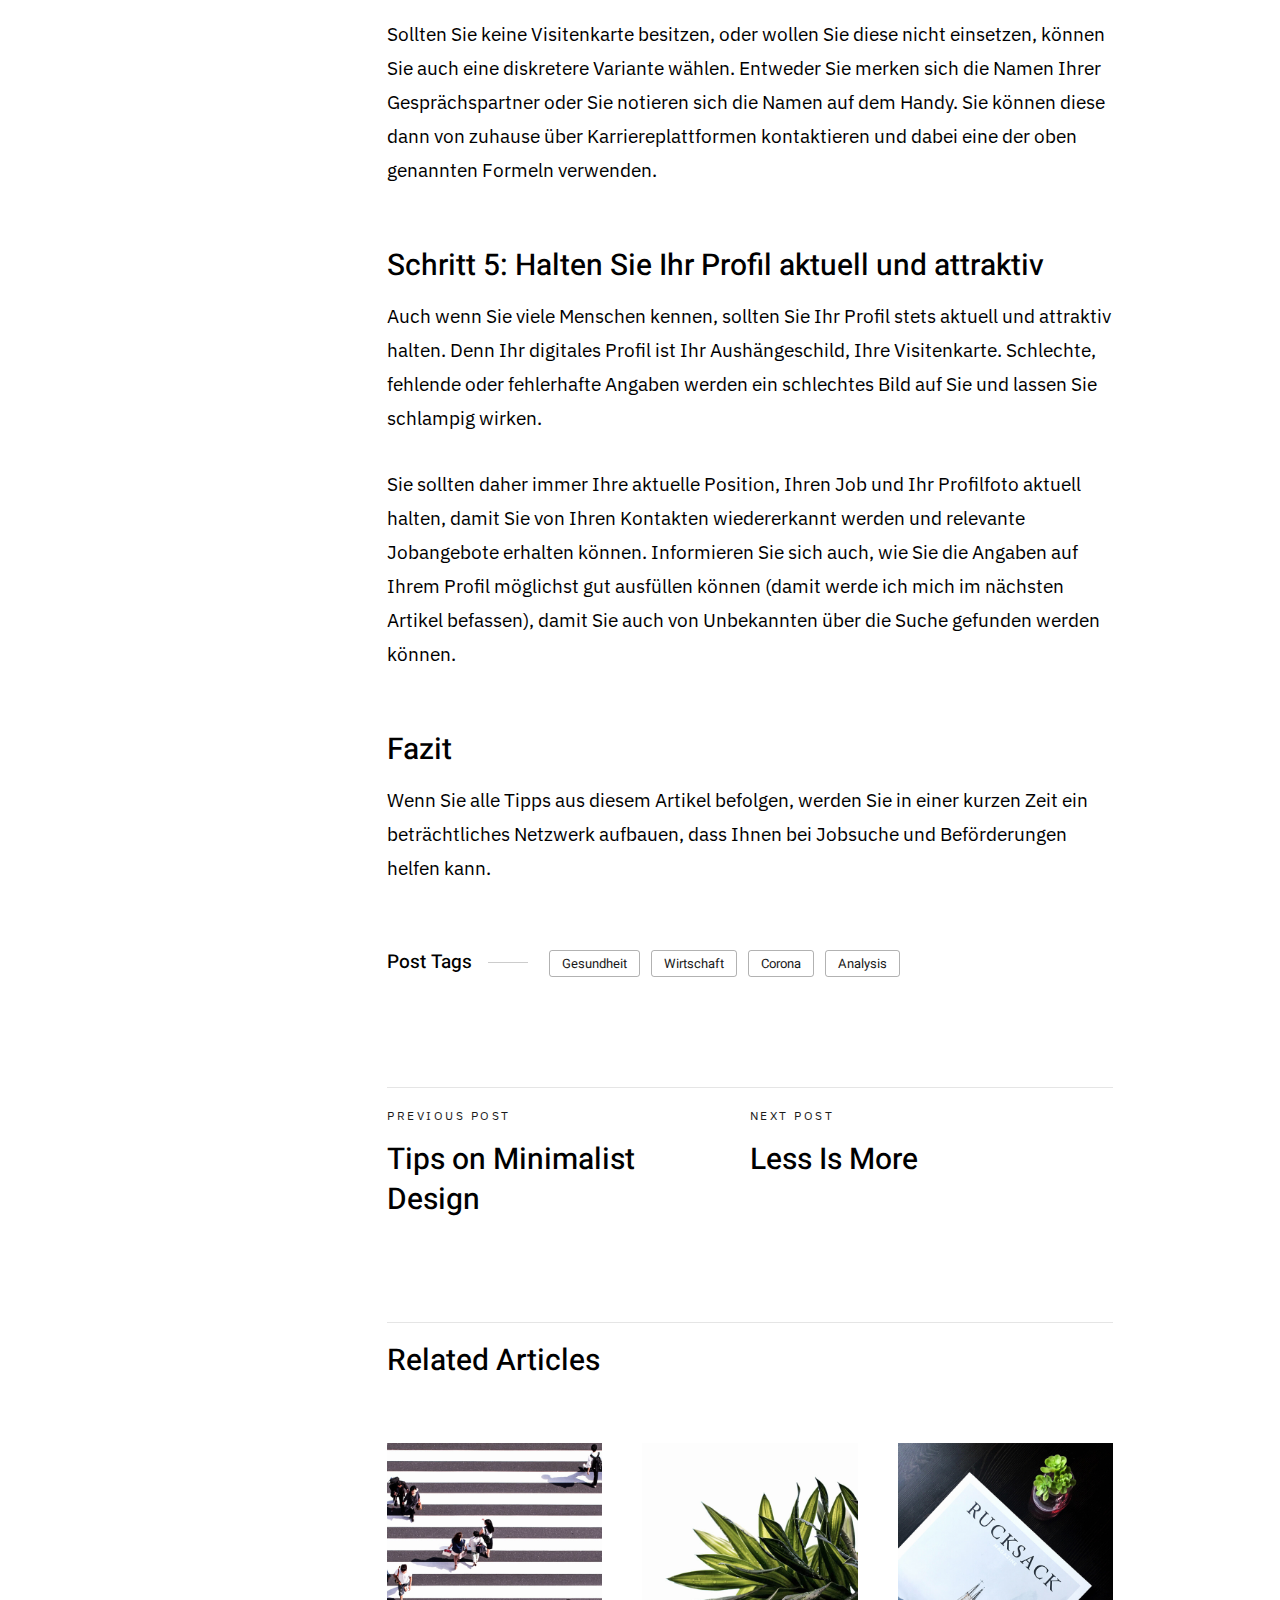
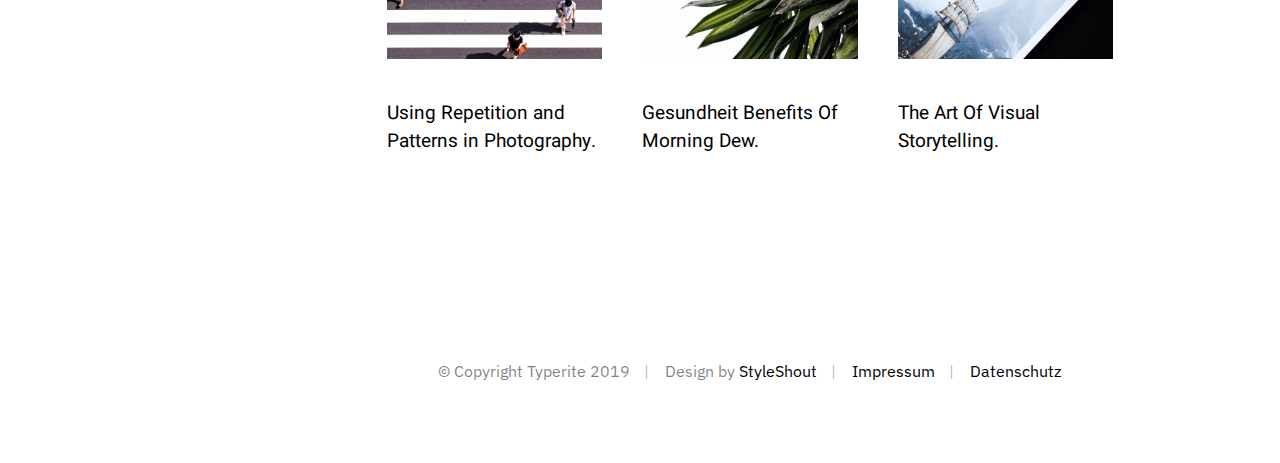
<file: posts/network.html>
<!DOCTYPE html>
<html class="no-js" lang="en">
<head>

    <!--- basic page needs
    ================================================== -->
    <meta charset="utf-8">
    <title>Corona: Networking</title>
    <meta name="description" content="">
    <meta name="author" content="">

    <!-- mobile specific metas
    ================================================== -->
    <meta name="viewport" content="width=device-width, initial-scale=1">

    <!-- CSS
    ================================================== -->
    <link rel="stylesheet" href="../css/base.css">
    <link rel="stylesheet" href="../css/vendor.css">
    <link rel="stylesheet" href="../css/main.css">

    <!-- script
    ================================================== -->
    <script src="../js/modernizr.js"></script>

    <!-- favicons
    ================================================== -->
    <link rel="apple-touch-icon" sizes="180x180" href="../apple-touch-icon.png">
    <link rel="icon" type="image/png" sizes="32x32" href="../favicon-32x32.png">
    <link rel="icon" type="image/png" sizes="16x16" href="../favicon-16x16.png">
    <link rel="manifest" href="../site.webmanifest">

</head>

<body class="ss-bg-white">

    <!-- preloader
    ================================================== -->
    <div id="preloader">
        <div id="loader" class="dots-fade">
            <div></div>
            <div></div>
            <div></div>
        </div>
    </div>

    <div id="top" class="s-wrap site-wrapper">

        <!-- site header
        ================================================== -->
        <header class="s-header header">

            <div class="header__top">
                <div class="header__logo">
                    <a class="site-logo" href="../index.html">
                        <img src="../images/logo.png" alt="Homepage">
                    </a>
                </div>

                <div class="header__search">
    
                    <form role="search" method="get" class="header__search-form" action="#">
                        <label>
                            <span class="hide-content">Search for:</span>
                            <input type="search" class="header__search-field" placeholder="Type Keywords" value="" name="s" title="Search for:" autocomplete="off">
                        </label>
                        <input type="submit" class="header__search-submit" value="Search">
                    </form>
        
                    <a href="#0" title="Close Search" class="header__search-close">Close</a>
        
                </div>  <!-- end header__search -->

                <!-- toggles -->
                <a href="#0" class="header__search-trigger"></a>
                <a href="#0" class="header__menu-toggle"><span>Menu</span></a>

            </div>

            <nav class="header__nav-wrap">

                <ul class="header__nav">
                    <li><a href="../index.html" title="">Startseite</a></li>
                    <li class="has-children">
                        <a href="#0" title="">Kategorien</a>
                        <ul class="sub-menu">
                        <li><a href="category.html">Wirtschaft</a></li>
                        <li><a href="category.html">Politk</a></li>
                        <li><a href="category.html">Gesellschaft</a></li>
                        <li><a href="category.html">Umwelt</a></li>
                        <li><a href="category.html">Management</a></li>
                        </ul>
                    </li>
                    <li><a href="styles.html" title="">Style</a></li>
                    <li><a href="page-about.html" title="">Über mich</a></li>
                    <li><a href="page-contact.html" title="">Kontakt</a></li>
                </ul> <!-- end header__nav -->


                <ul class="header__social">
                    <li class="ss-xing">
                        <a href="https://xing.com/profile/Jannik_Schilling7">
                            <span class="screen-reader-text">Xing</span>
                        </a>
                    </li>
                    <li class="ss-linkedin">
                        <a href="#0">
                            <span class="screen-reader-text">Twitter</span>
                        </a>
                    </li>
                    <li class="ss-dribbble">
                        <a href="#0">
                            <span class="screen-reader-text">Instagram</span>
                        </a>
                    </li>
                    <li class="ss-behance">
                        <a href="#0">
                            <span class="screen-reader-text">Behance</span>
                        </a>
                    </li>
                </ul>

            </nav> <!-- end header__nav-wrap -->

        </header> <!-- end s-header -->


        <!-- site content
        ================================================== -->
        <div class="s-content content">
            <main class="row content__page">
                
                <article class="column large-full entry format-standard">

                    <div class="media-wrap entry__media">
                        <div class="entry__post-thumb">
                            <img src="network.jpg" >
                        </div>
                    </div>

                    <div class="content__page-header entry__header">
                        <h1 class="display-1 entry__title">
                            In fünf Schritten zum Netzwerk
                        </h1>
                        <ul class="entry__header-meta">
                            <li class="author">Von <a href="#0">Jannik Schilling</a></li>
                            <li class="date">20. April 2020</li>
                            <li class="cat-links">
                                <a href="#0">Gesundheit</a><a href="#0">Wirtschaft</a>
                            </li>
                        </ul>
                    </div> <!-- end entry__header -->

                    <div class="entry__content">

                        <p class="lead drop-cap">
                            Wie werde ich erfolgreich? Diese Frage wird sich wohl jeder von uns mindestens einmal in seinem Leben stellen. Networking ist dabei wohl einer der wichtigsten Bauteile des Fundaments für eine steile Karriere! In diesem Beitrag lernen Sie, wie Sie in fünf einfachen Schritten ein großartiges Netzwerk aufbauen können, das Ihnen bei der Suche nach einem Job, bei der Suche nach Kunden und beim Karriereaufstieg helfen wird!   
                        </p>

                        <h2>Schritt 1: Wen kennen Sie schon?</h2>

                        <p>
                        Am naheliegendsten ist es wohl, bereits bekannte Menschen auf Karrieplattformen wie LinkedIn zu suchen. Dabei gilt die Faustformel: Umso mehr Kontakte, umso besser! Seien Sie also bei der Wahl Ihrer Kontakte nicht zu kleinlich. Schließlich könnte jeder neue Kontakt Ihnen den lang ersehnten Job anbieten oder ein neuer Kunde werden.
                        </p>

                        <p>
                        Erste Anlaufstellen sind hierbei Bekannte, Freunde und Kollegen. Aber nicht nur die direkten Kontakte sind wichtig - also die Kontakte, die Sie persönlich kennen. Auch Kontakte zweiten oder dritten Grades - also die Kontakte der Kontakte - können Ihr berufliches Netzwerk bereichern. Scheuen Sie also nicht, auch Kontaktanfragen an Benutzer zu stellen, die Sie nicht persönlich kennen.
                        </p>

                        <p>
                        Viele Networking-Beginner stellen sich die Frage, wie Sie eine Kontaktaufnahme begründen können. Hier sind einige Beispiele für eine erfolgreiche Kontaktaufnahme, wenn Sie die Kontakte bereits kennen:
                        </p>

                        <blockquote>
                        Moin Max, erinnerst du dich noch an unsere gemeinsame Schulzeit an der Goethe-Gesamtschule? Ich habe eben dein Profil gesehen, und habe mich gefreut, dich endlich mal wieder zu sehen! Wie ich sehe, hast du es weit gebracht. Ich hoffe, dir geht es gut und würde mich freuen, wieder mit dir in Kontakt zu treten. Viele Grüße, dein Markus.
                        </blockquote>
                        <blockquote>
                        Sehr geehrte Frau Schmidt, vielen Dank für das inspirierende Gespräch auf der MusterMesse in Hamburg. Ich würde mich freuen, auch weiterhin mit Ihnen Kontakt knüpfen zu dürfen und freue mich auf eine produktive Zusammenarbeit mit Ihnen. Mit freundlichen Grüßen, Max Mustermann.
                        </blockquote>
                        <blockquote>
                        Sehr geehrter Herr Müller, vor etwa zwei Monaten habe ich Max Mustermann kennengelernt, mit dem ich in den letzten Wochen sehr produktiv an meiner Idee für einen neuen Algorithmus zusammengearbeitet habe. Dabei hat er mir von Ihren Fähigkeiten im Bereich des maschinellen Lernens berichtet, weshalb ich mich über die Möglichkeit eines Kontakts freuen würden. Ich freue mich auf Ihre Antwort. Mit freundlichen Grüßen, Anja Schmidt.
                        </blockquote>

                        <h2>Schritt 2: Mit wem sollten Sie wieder kommunizieren?</h2>
                    
                        <p>Selbst das größte Netzwerk hilft Ihnen nicht, wenn Sie Ihre Bekanntschaften nicht regelmäßig auffrischen. Denn das Networking ist ein stetiges Nehmen und Geben und keine Einbahnstraße! Selbstverständlich müssen Sie nicht jeden Tag mit jedem Ihrer Kontakten kommunizieren.</p>

                        <p>Großartige Möglichkeiten zur Auffrischung Ihrer Kontakte sind beispielsweise die Gratulation zu einer Beförderung, zu einem neuen Job oder das Senden von Geburtstagswünschen. Einige Standardnachrichten für diese Fälle sind:</p>

                        <blockquote>
                        Lieber Herr Meier, ich gratuliere Ihnen ganz herzlich zu Ihrer Beförderung zum Abteilungsleiter! Ich bin davon überzeugt, dass Sie durch Ihre Offenheit und Ihr Selbstbewusstsein eine perfekte Wahl für diese Position sind und wünsche Ihnen alles Gute und viel Freude bei Ihrer neuen Tätigkeit. Mit freundlichen Grüßen, Ihr Max Mustermann
                        </blockquote>
                        <blockquote>
                        Lieber Max, ich habe eben gesehen, dass du nun ein Stipendiat bei der Studienstiftung des Deutschen Volkes bist. Ich gratuliere dir ganz herzlich zu dieser großartigen Chance für dein Studium und dein späteres Berufsleben und freue mich bereits die weitere Mitarbeit mit dir. Ich hoffe, du hast nach diesem Erfolg die Korken knallen lassen! Bis bald. Herzlichst, deine Maria.
                        </blockquote>
                        <blockquote>
                        Sehr geehrte Frau Mustermann, wie ich Ihrem Profil entnehme, haben Sie eine neue Firma gegründet. Ich habe mir soeben die Website Ihres Unternehmens angesehen und bin begeistert! Besonders gut haben mir Ihr großartiges Design und die ausführlichen Anleitungen gefallen. Ich freue mich bereits auf ein Wiedersehen auf der MusterMesse in Hamburg und wünsche Ihnen bis dahin alles Gute. Viele Grüße, Markus Meier.
                        </blockquote>
                        <blockquote>
                        Sie sehen also, es gibt zahlreiche Möglichkeiten, den Kontakt mit Ihren Kontakten beizubehalten.
                        </blockquote>

                        <h2>Schritt 3: Wen wollen Sie kennenlernen?</h2>

                        <p>
                        Stellen Sie sich das folgende Szenario vor: Sie wollen einen Job bei der Musterfirma bekommen, kennen aber noch niemanden, der dort arbeitet. Auch Ihre Kontakte kennen keine Mitarbeiter dieser Firma. Nun stellt sich natürlich die Frage, wie Sie trotzdem Kontakt mit dieser Firma aufbauen können. Ein erster Schritt ist es, über die Suche von herkömmlichen Karriereplattformen Mitarbeiter dieser Firma ausfindig zu machen.
                        </p>
                        <p>
                        Wenn Sie nun Mitarbeiter der Musterfirma gefunden haben, stellt sich die Frage, wie Sie mit Diesen Kontakt aufnehmen können. Bei der ersten Kontaktaufnahme sollten Sie sich vorstellen und eine Ähnlichkeit mit der Person herstellen. Was Sie nicht machen sollten, ist mit der Tür ins Haus zu fallen. Denn nach einem Job zu betteln, wirkt unprofessionell und senkt Ihre Chancen auf den Job sogar. Was sollten Sie also stattdessen schreiben? Hier wieder ein paar Möglichkeiten der Kontaktaufnahme:
                        </p>
                        <blockquote>
                        Sehr geehrter Herr Mustermann, ich habe eben Ihr interessantes Profil entdeckt und möchte mich Ihnen kurz vorstellen. Mein Name ist Lisa Schmidt und ich interessiere mich wie Sie für das Online-Marketing. Seit drei Jahren arbeite ich bei der abc-Firma als Grafikdesignerin und bin für den Internetauftritt meiner Firma verantwortlich. Ich würde mich freuen, mich mit Ihnen über dieses Thema auszutauschen. Ich freue mich auf den Austausch mit Ihnen. Mit freundlichen Grüßen, Lisa Schmidt
                        </blockquote>

                        <blockquote>
                        Sehr geehrte Frau Müller, ich habe vor einigen Tagen Ihren großartigen Artikel über den Umweltschutz in Deutschland gelesen. Da ich mich selbst für dieses Thema interessiere, würde ich mich über eine Vernetzung freuen, damit wir uns gegenseitig austauschen und inspirieren können. Ich freue mich bereits auf die Zusammenarbeit mit Ihnen. Mit freundlichen Grüßen, Max Mustermann.
                        </blockquote>

                        <blockquote>
                        Sehr geehrte Frau Schmidt, wie ich Ihrem Profil entnommen habe, sind Sie auch als Computerexpertin tätig. Ich würde mich daher freuen, mich mit Ihnen über aktuelle Themen auszutauschen. Ich freue mich auf die Kommunikation mit Ihnen. Mit freundlichen Grüßen, Peter Schmidt.
                        </blockquote>

                        <p>Die Faustregel hierbei ist wieder: Scheuen Sie nicht die Kontaktaufnahme, bleiben Sie immer höflich und begründen Sie Ihre Kontaktaufnahme.</p>
                        
                        <h2>Schritt 4: Treffen Sie neue Kontakte analog auf Messen und Veranstaltungen</h2>

                        <p>Schön und gut: Nun haben Sie sich also online mit zahlreichen Kontakten verknüpft und bleiben mit diesen auch regelmäßig in Kontakt. Neben dem Online-Networking gibt es allerdings auch noch das Face-To-Face-Networking, also das Netzwerken auf lokalen Veranstaltungen. Denn Messen, Kongresse und Seminare sind sehr effiziente Möglichkeiten, um Gleichgesinnte kennenzulernen.</p>

                        <p>Wenn Sie auf einer solchen Veranstaltung nun jemanden kennenlernen, wie sollten Sie sich mit Ihm vernetzen? Wenn Sie über eine Visitenkarte verfügen, dann können Sie diese Ihrem Gesprächspartner nach einem Gespräch diskret übergeben. Diskret heißt hierbei, dass Sie die Karte mit einer kurzen Formel übergeben (Bspw. "Sie können mich gerne kontaktieren, damit wir unser Gespräch vertiefen können") und danach Kontakt Kontakt seien lassen.</p>

                        <p>Wenn Sie eine Visitenkarte erhalten, beachten Sie unbedingt die Etiquette: Schauen Sie zuerst auf die Visitenkarte, bevor Sie diese einstecken! Wenn Sie versprochen haben, die Person zu kontaktieren, halten Sie auch Ihr Versprechen. Auf der einen Seite erweisen Sie sich so für Ihre zukünftigen Partner als zuverlässig und vertrauenswürdig, auf der anderen Seite erhalten Sie so einen Kontakt, der sich möglicherweise später an Sie erinnert und Ihnen das lang ersehnte Jobangebot überreicht.</p>

                        <p>Sollten Sie keine Visitenkarte besitzen, oder wollen Sie diese nicht einsetzen, können Sie auch eine diskretere Variante wählen. Entweder Sie merken sich die Namen Ihrer Gesprächspartner oder Sie notieren sich die Namen auf dem Handy. Sie können diese dann von zuhause über Karriereplattformen kontaktieren und dabei eine der oben genannten Formeln verwenden.</p>

                        <h2>Schritt 5: Halten Sie Ihr Profil aktuell und attraktiv</h2>

                        <p>Auch wenn Sie viele Menschen kennen, sollten Sie Ihr Profil stets aktuell und attraktiv halten. Denn Ihr digitales Profil ist Ihr Aushängeschild, Ihre Visitenkarte. Schlechte, fehlende oder fehlerhafte Angaben werden ein schlechtes Bild auf Sie und lassen Sie schlampig wirken.</p>

                        <p>Sie sollten daher immer Ihre aktuelle Position, Ihren Job und Ihr Profilfoto aktuell halten, damit Sie von Ihren Kontakten wiedererkannt werden und relevante Jobangebote erhalten können. Informieren Sie sich auch, wie Sie die Angaben auf Ihrem Profil möglichst gut ausfüllen können (damit werde ich mich im nächsten Artikel befassen), damit Sie auch von Unbekannten über die Suche gefunden werden können.</p>

                        <h2>Fazit</h2>

                        <p>Wenn Sie alle Tipps aus diesem Artikel befolgen, werden Sie in einer kurzen Zeit ein beträchtliches Netzwerk aufbauen, dass Ihnen bei Jobsuche und Beförderungen helfen kann.</p>
                                  


                        <p class="entry__tags">
                            <span>Post Tags</span>
        
                            <span class="entry__tag-list">
                                <a href="#0">Gesundheit</a>
                                <a href="#0">Wirtschaft</a>
                                <a href="#0">Corona</a>
                                <a href="#0">Analysis</a>
                            </span>
            
                        </p>
                    </div> <!-- end entry content -->

                    <div class="entry__pagenav">
                        <div class="entry__nav">
                            <div class="entry__prev">
                                <a href="#0" rel="prev">
                                    <span>Previous Post</span>
                                    Tips on Minimalist Design 
                                </a>
                            </div>
                            <div class="entry__next">
                                <a href="#0" rel="next">
                                    <span>Next Post</span>
                                    Less Is More 
                                </a>
                            </div>
                        </div>
                    </div> <!-- end entry__pagenav -->

                    <div class="entry__related">
                        <h3 class="h2">Related Articles</h3>

                        <ul class="related">
                            <li class="related__item">
                                <a href="single-standard.html" class="related__link">
                                    <img src="../images/thumbs/masonry/walk-600.jpg" alt="">
                                </a>
                                <h5 class="related__post-title">Using Repetition and Patterns in Photography.</h5>
                            </li>
                            <li class="related__item">
                                <a href="single-standard.html" class="related__link">
                                    <img src="../images/thumbs/masonry/dew-600.jpg" alt="">
                                </a>
                                <h5 class="related__post-title">Gesundheit Benefits Of Morning Dew.</h5>
                            </li>
                            <li class="related__item">
                                <a href="single-standard.html" class="related__link">
                                    <img src="../images/thumbs/masonry/rucksack-600.jpg" alt="">
                                </a>
                                <h5 class="related__post-title">The Art Of Visual Storytelling.</h5>
                            </li>
                        </ul>
                    </div> <!-- end entry related -->

                </article> <!-- end column large-full entry-->

            </main>
        </div>


        <!-- footer
        ================================================== -->
        <footer class="s-footer footer">
            <div class="row">
                <div class="column large-full footer__content">
                    <div class="footer__copyright">
                        <span>© Copyright Typerite 2019</span> 
                        <span>Design by <a href="https://www.styleshout.com/">StyleShout</a></span>
                        <span><a href="../impressum.html">Impressum</a></span>
                        <span><a href="../datenschutz.html">Datenschutz</a></span>
                    </div>
                </div>
            </div>

            <div class="go-top">
                <a class="smoothscroll" title="Back to Top" href="#top"></a>
            </div>
        </footer>

    </div> <!-- end s-wrap -->


    <!-- Java Script
    ================================================== -->
    <script src="../js/jquery-3.2.1.min.js"></script>
    <script src="../js/plugins.js"></script>
    <script src="../js/main.js"></script>

</body>
</file>
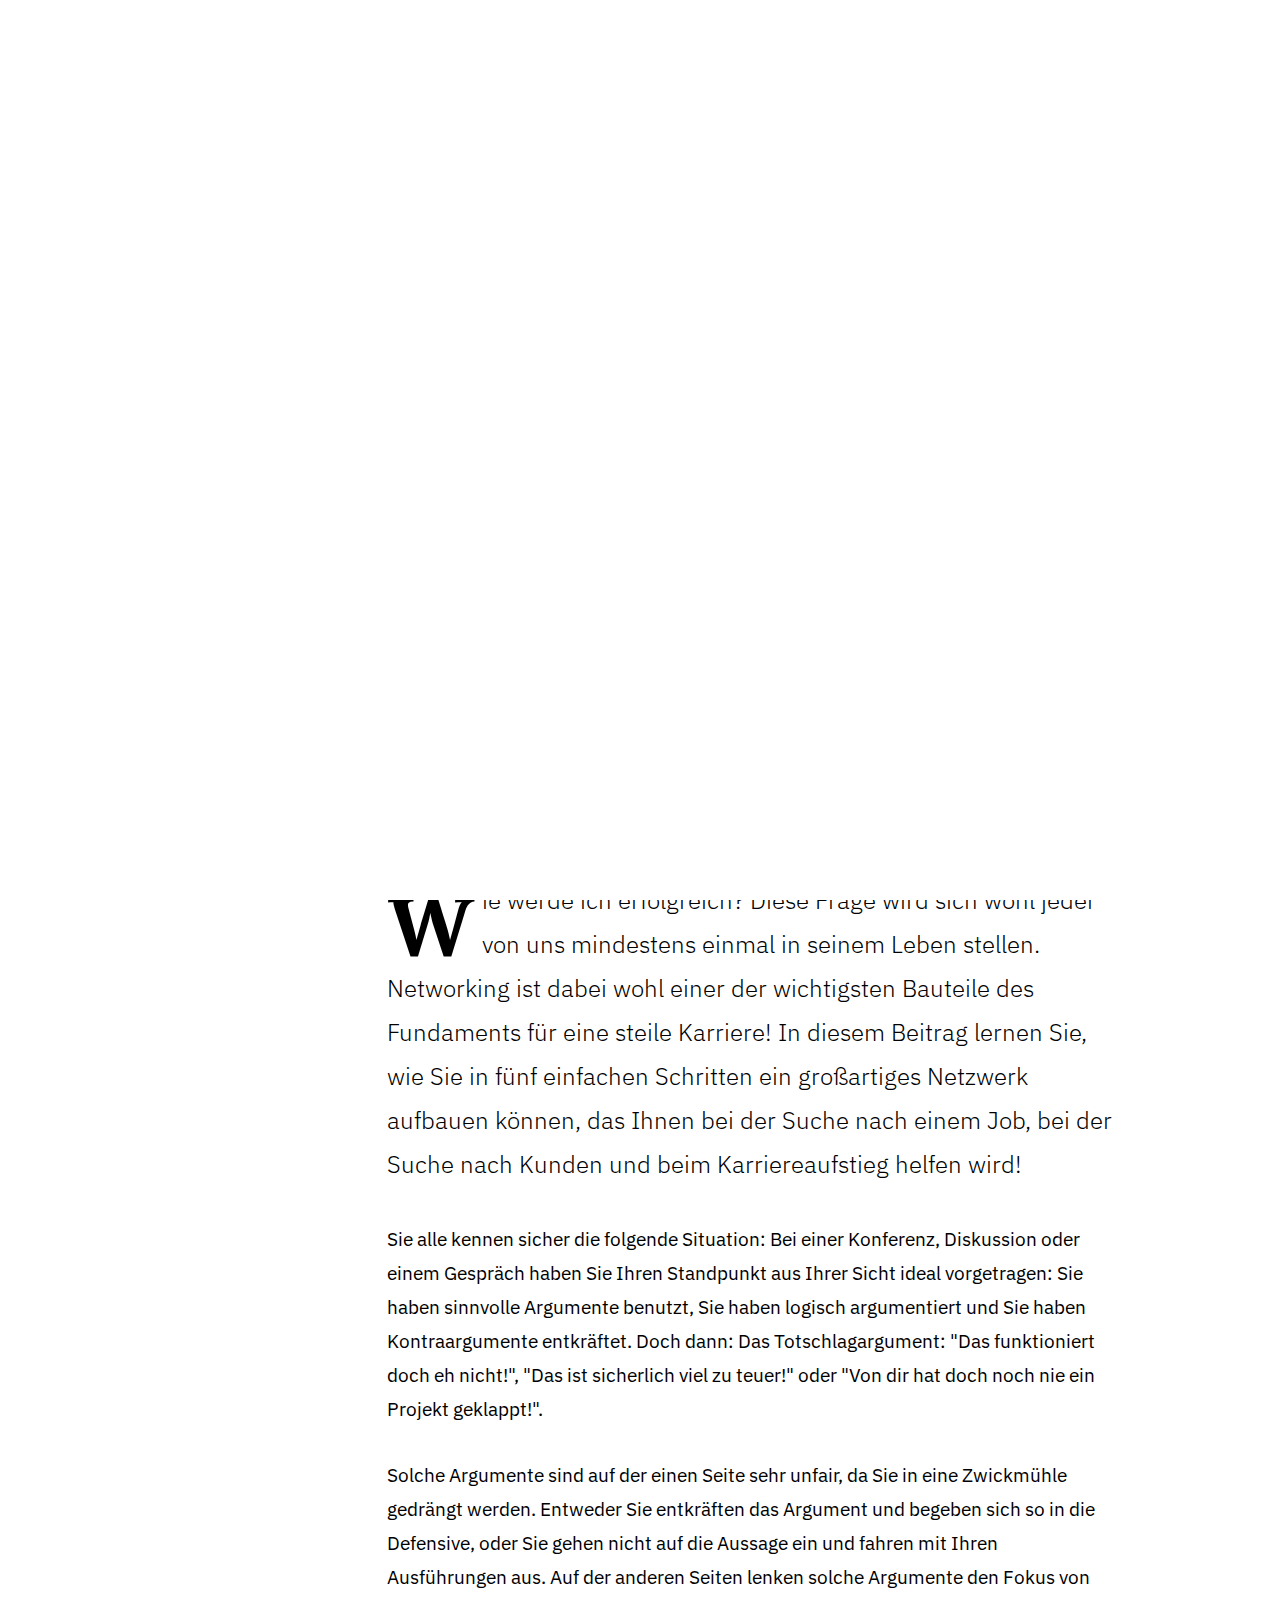
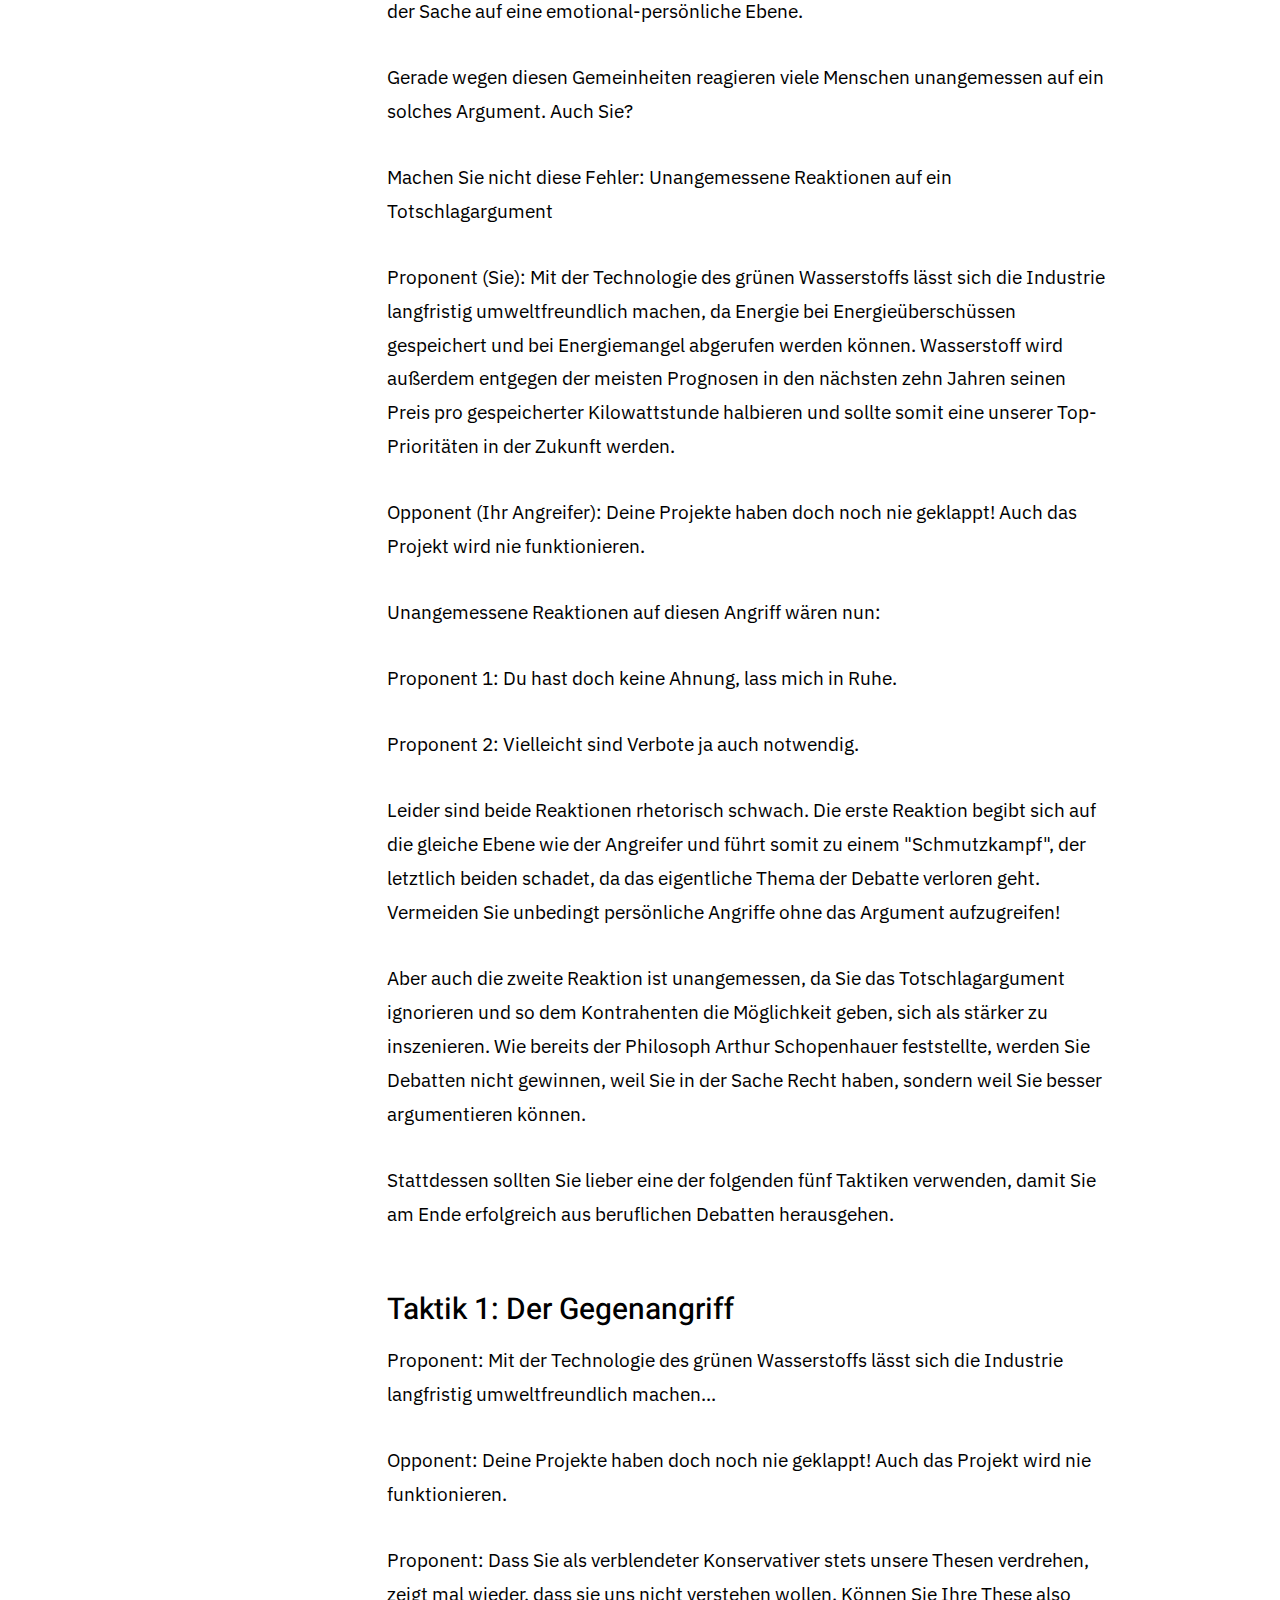
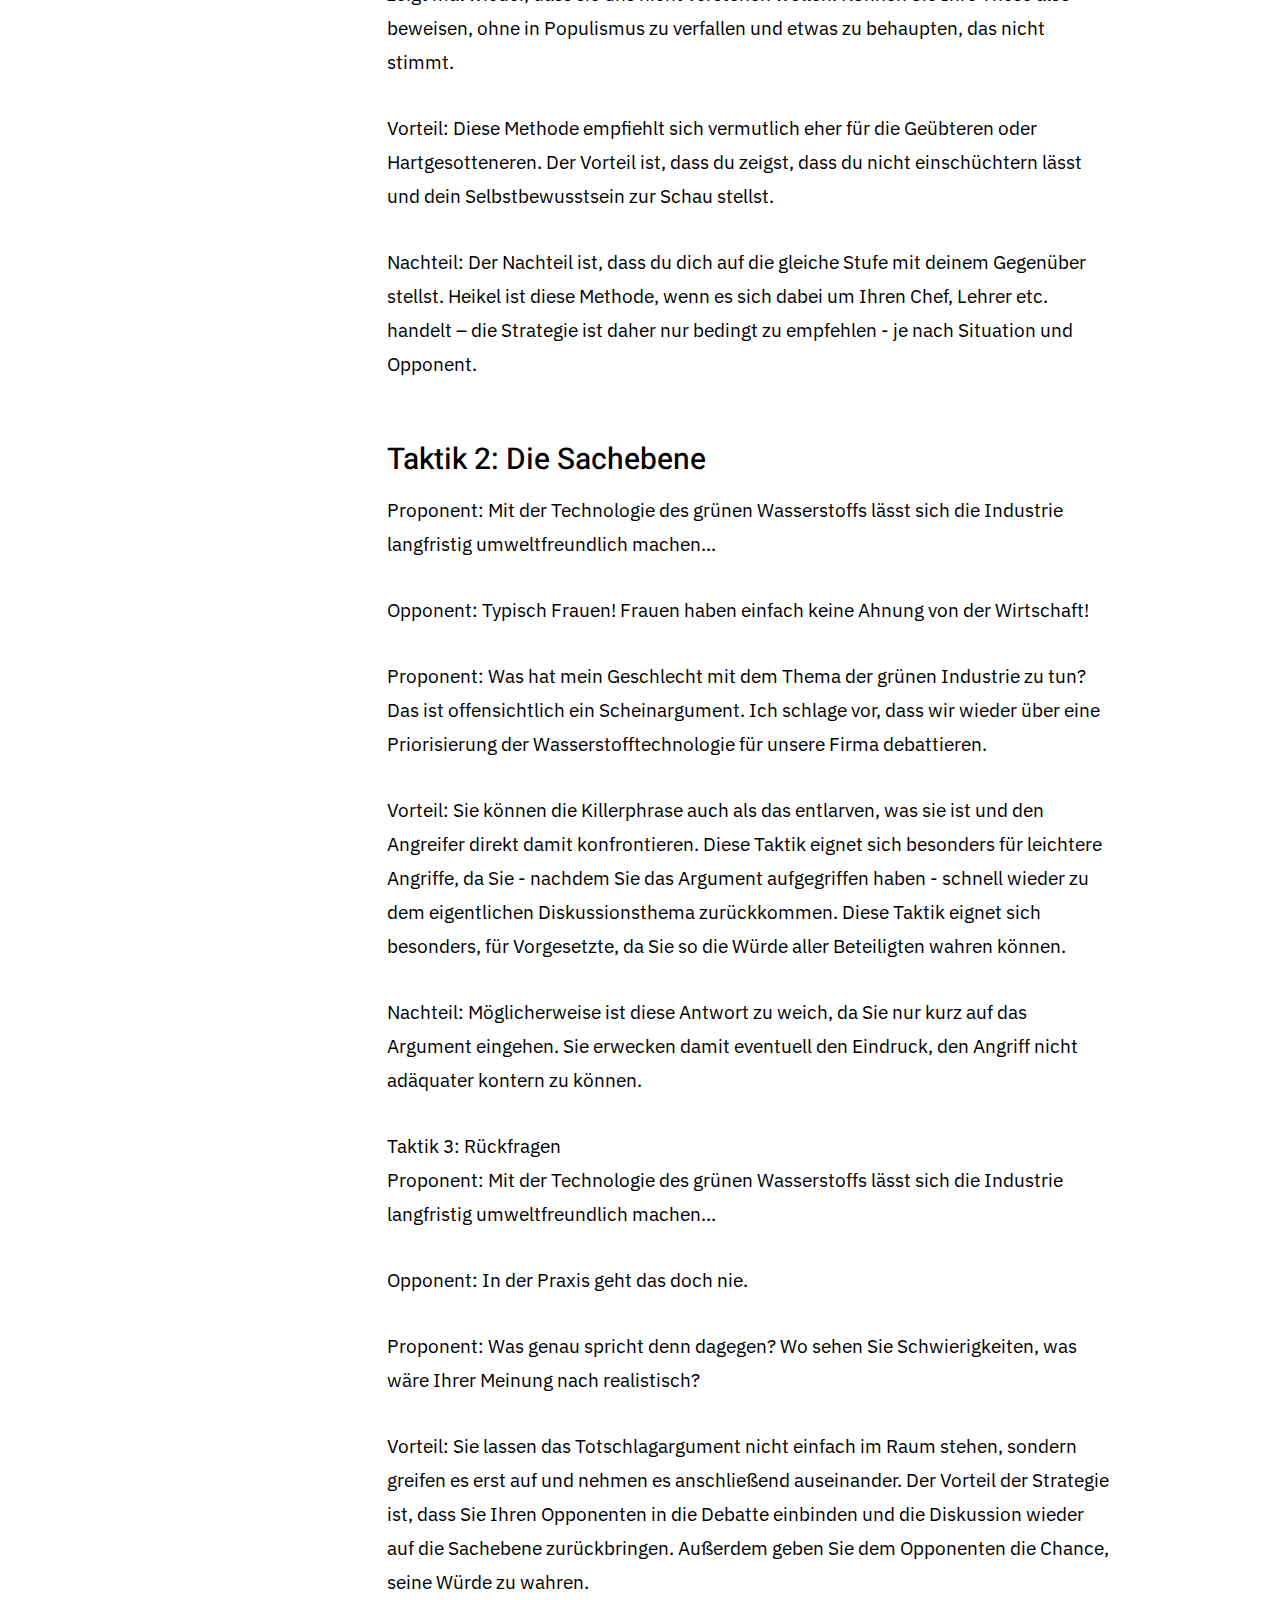
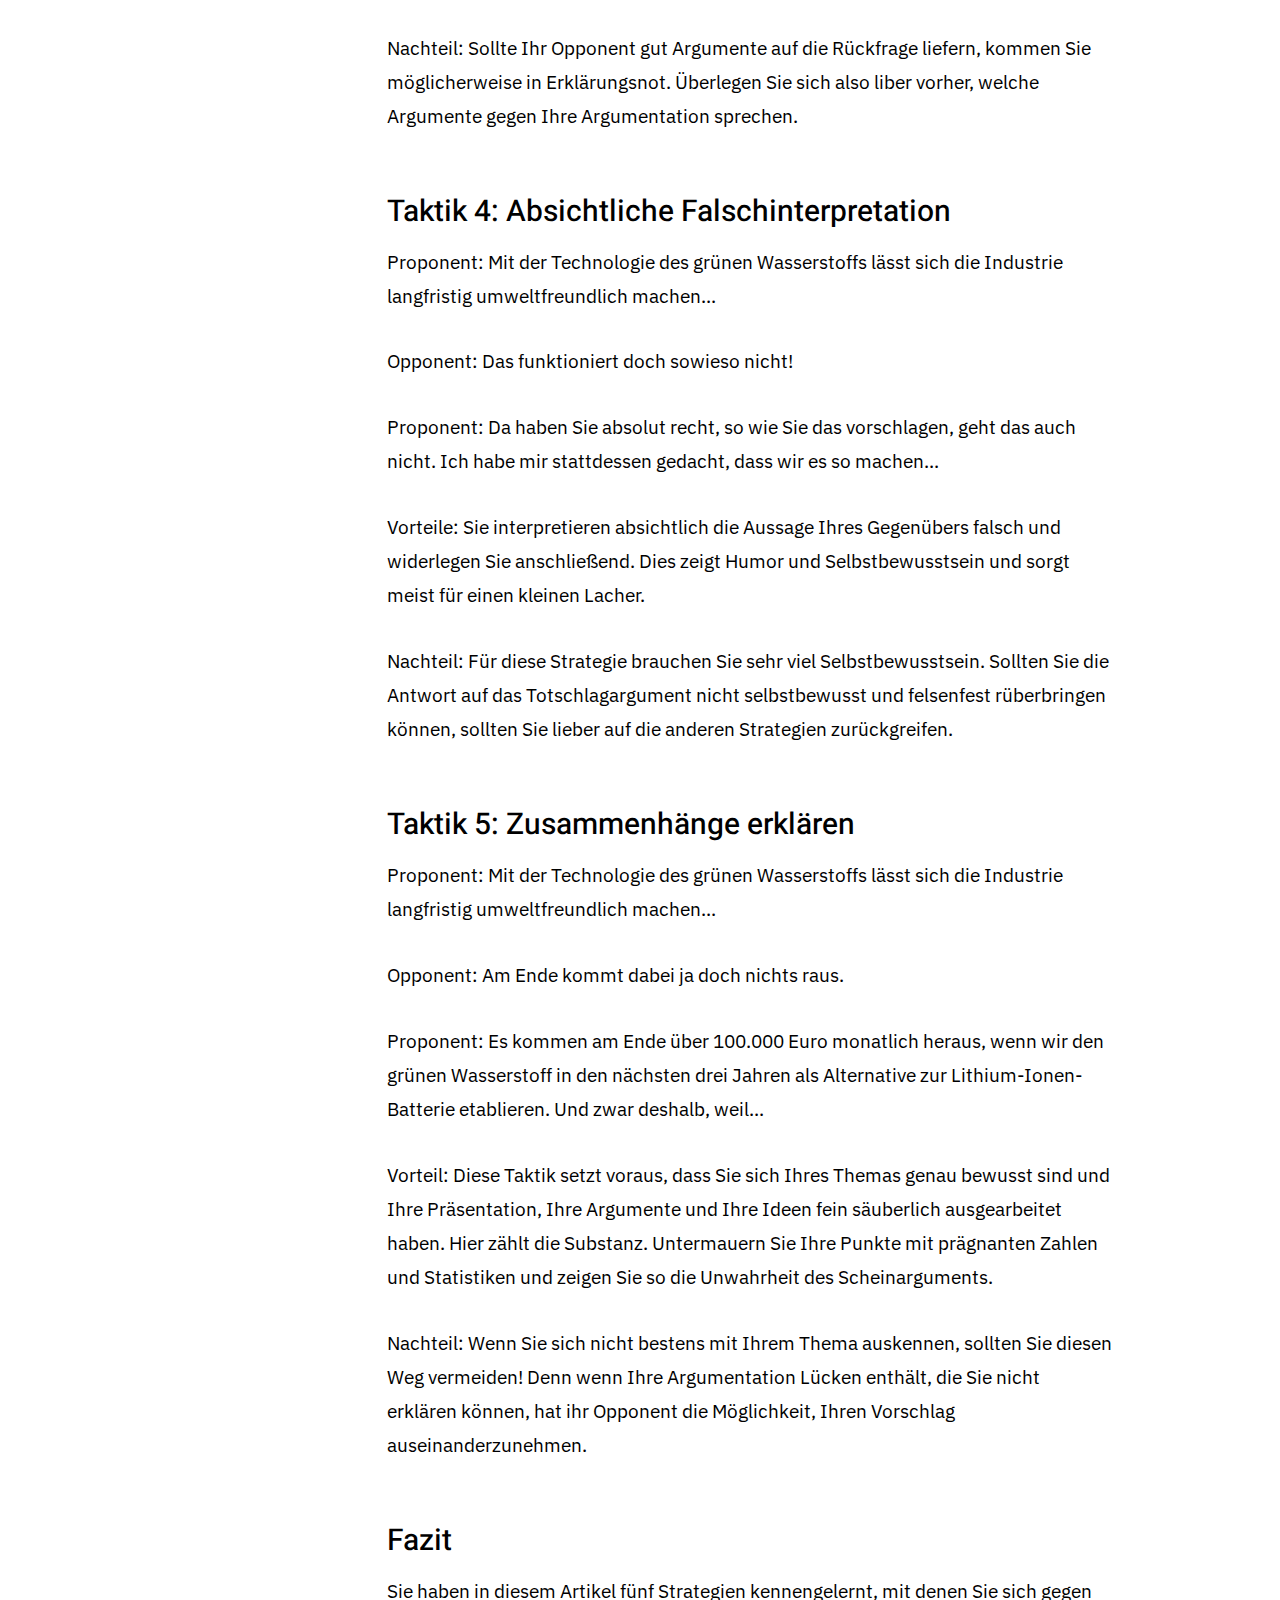
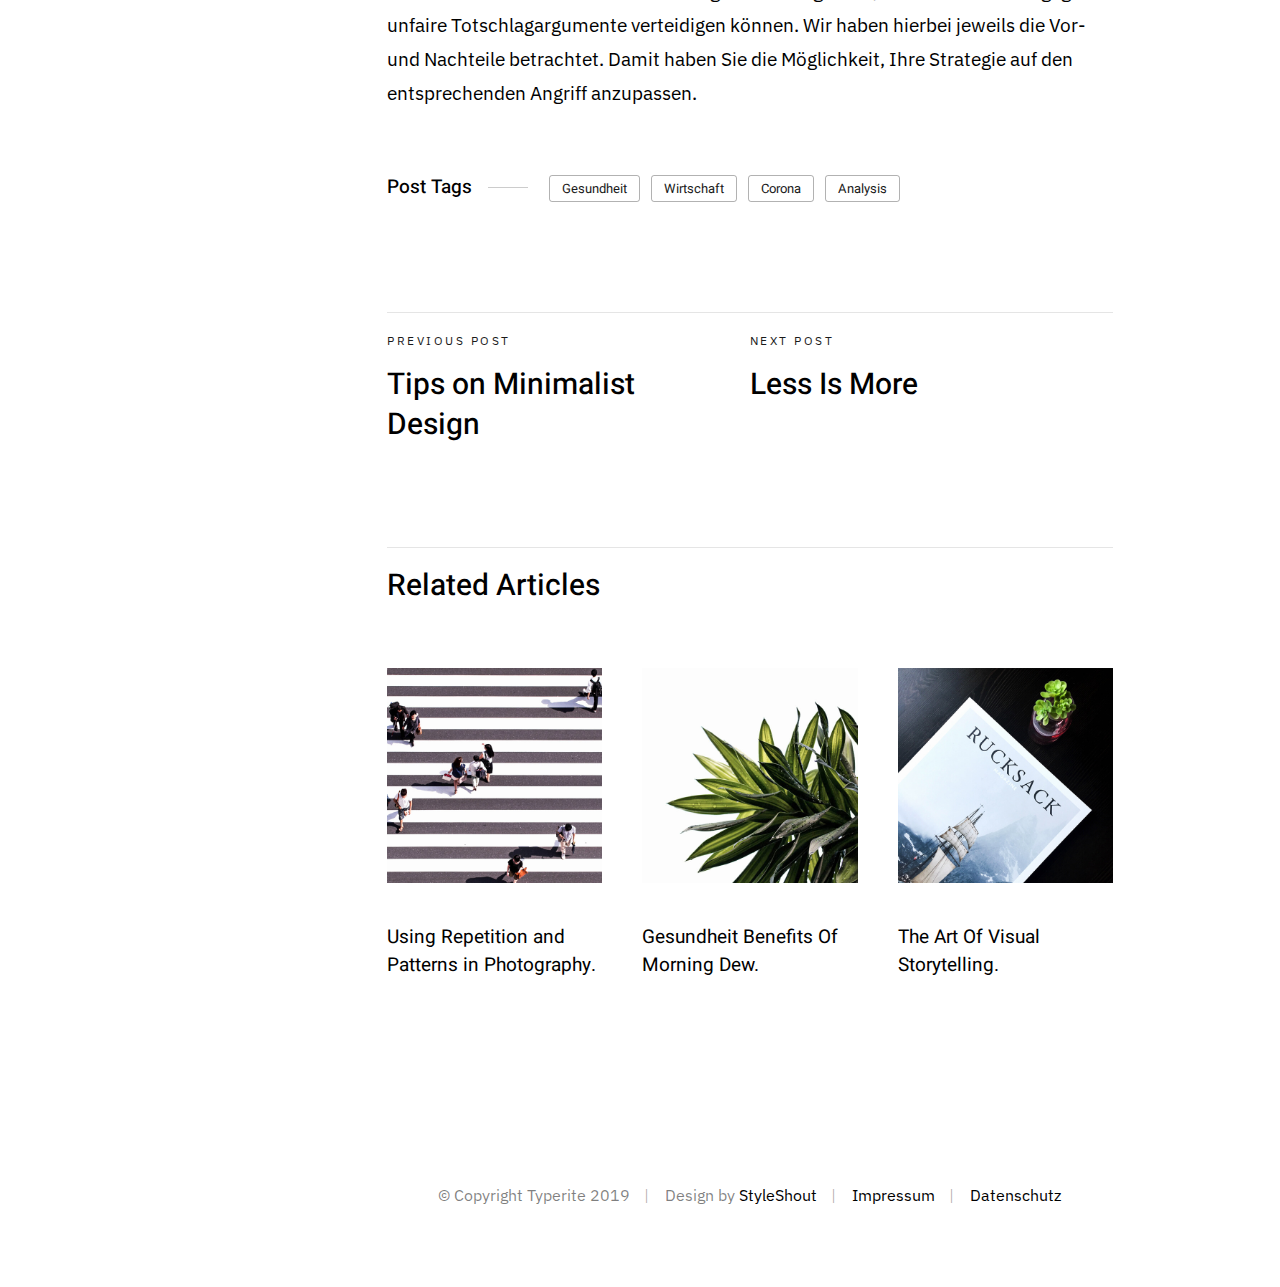
<file: posts/totschlagargument.html>
<!DOCTYPE html>
<html class="no-js" lang="en">
<head>

    <!--- basic page needs
    ================================================== -->
    <meta charset="utf-8">
    <title>Corona: Networking</title>
    <meta name="description" content="">
    <meta name="author" content="">

    <!-- mobile specific metas
    ================================================== -->
    <meta name="viewport" content="width=device-width, initial-scale=1">

    <!-- CSS
    ================================================== -->
    <link rel="stylesheet" href="../css/base.css">
    <link rel="stylesheet" href="../css/vendor.css">
    <link rel="stylesheet" href="../css/main.css">

    <!-- script
    ================================================== -->
    <script src="../js/modernizr.js"></script>

    <!-- favicons
    ================================================== -->
    <link rel="apple-touch-icon" sizes="180x180" href="../apple-touch-icon.png">
    <link rel="icon" type="image/png" sizes="32x32" href="../favicon-32x32.png">
    <link rel="icon" type="image/png" sizes="16x16" href="../favicon-16x16.png">
    <link rel="manifest" href="../site.webmanifest">

</head>

<body class="ss-bg-white">

    <!-- preloader
    ================================================== -->
    <div id="preloader">
        <div id="loader" class="dots-fade">
            <div></div>
            <div></div>
            <div></div>
        </div>
    </div>

    <div id="top" class="s-wrap site-wrapper">

        <!-- site header
        ================================================== -->
        <header class="s-header header">

            <div class="header__top">
                <div class="header__logo">
                    <a class="site-logo" href="../index.html">
                        <img src="../images/logo.png" alt="Homepage">
                    </a>
                </div>

                <div class="header__search">
    
                    <form role="search" method="get" class="header__search-form" action="#">
                        <label>
                            <span class="hide-content">Search for:</span>
                            <input type="search" class="header__search-field" placeholder="Type Keywords" value="" name="s" title="Search for:" autocomplete="off">
                        </label>
                        <input type="submit" class="header__search-submit" value="Search">
                    </form>
        
                    <a href="#0" title="Close Search" class="header__search-close">Close</a>
        
                </div>  <!-- end header__search -->

                <!-- toggles -->
                <a href="#0" class="header__search-trigger"></a>
                <a href="#0" class="header__menu-toggle"><span>Menu</span></a>

            </div>

            <nav class="header__nav-wrap">

                <ul class="header__nav">
                    <li><a href="../index.html" title="">Startseite</a></li>
                    <li class="has-children">
                        <a href="#0" title="">Kategorien</a>
                        <ul class="sub-menu">
                        <li><a href="category.html">Wirtschaft</a></li>
                        <li><a href="category.html">Politk</a></li>
                        <li><a href="category.html">Gesellschaft</a></li>
                        <li><a href="category.html">Umwelt</a></li>
                        <li><a href="category.html">Management</a></li>
                        </ul>
                    </li>
                    <li><a href="styles.html" title="">Style</a></li>
                    <li><a href="page-about.html" title="">Über mich</a></li>
                    <li><a href="page-contact.html" title="">Kontakt</a></li>
                </ul> <!-- end header__nav -->

                <ul class="header__social">
                    <li class="ss-xing">
                        <a href="https://xing.com/profile/Jannik_Schilling7">
                            <span class="screen-reader-text">Xing</span>
                        </a>
                    </li>
                    <li class="ss-linkedin">
                        <a href=https://linkedin.com/jannikschilling">
                            <span class="screen-reader-text">LinkedIn</span>
                        </a>
                    </li>
                    <li class="ss-dribbble">
                        <a href="#0">
                            <span class="screen-reader-text">Instagram</span>
                        </a>
                    </li>
                    <li class="ss-behance">
                        <a href="#0">
                            <span class="screen-reader-text">Behance</span>
                        </a>
                    </li>
                </ul>

            </nav> <!-- end header__nav-wrap -->

        </header> <!-- end s-header -->


        <!-- site content
        ================================================== -->
        <div class="s-content content">
            <main class="row content__page">
                
                <article class="column large-full entry format-standard">

                    <div class="media-wrap entry__media">
                        <div class="entry__post-thumb">
                            <img src="argument.jpg" >
                        </div>
                    </div>

                    <div class="content__page-header entry__header">
                        <h1 class="display-1 entry__title">
                            So kontern Sie jedes Totschlagargument!
                        </h1>
                        <ul class="entry__header-meta">
                            <li class="author">Von <a href="#0">Jannik Schilling</a></li>
                            <li class="date">20. April 2020</li>
                            <li class="cat-links">
                                <a href="#0">Gesundheit</a><a href="#0">Wirtschaft</a>
                            </li>
                        </ul>
                    </div> <!-- end entry__header -->

                    <div class="entry__content">

                        <p class="lead drop-cap">
                            Wie werde ich erfolgreich? Diese Frage wird sich wohl jeder von uns mindestens einmal in seinem Leben stellen. Networking ist dabei wohl einer der wichtigsten Bauteile des Fundaments für eine steile Karriere! In diesem Beitrag lernen Sie, wie Sie in fünf einfachen Schritten ein großartiges Netzwerk aufbauen können, das Ihnen bei der Suche nach einem Job, bei der Suche nach Kunden und beim Karriereaufstieg helfen wird!   
                        </p>
                        <p>
                        Sie alle kennen sicher die folgende Situation: Bei einer Konferenz, Diskussion oder einem Gespräch haben Sie Ihren Standpunkt aus Ihrer Sicht ideal vorgetragen: Sie haben sinnvolle Argumente benutzt, Sie haben logisch argumentiert und Sie haben Kontraargumente entkräftet. Doch dann: Das Totschlagargument: "Das funktioniert doch eh nicht!", "Das ist sicherlich viel zu teuer!" oder "Von dir hat doch noch nie ein Projekt geklappt!".
                        </p>
                        <p>
                        Solche Argumente sind auf der einen Seite sehr unfair, da Sie in eine Zwickmühle gedrängt werden. Entweder Sie entkräften das Argument und begeben sich so in die Defensive, oder Sie gehen nicht auf die Aussage ein und fahren mit Ihren Ausführungen aus. Auf der anderen Seiten lenken solche Argumente den Fokus von der Sache auf eine emotional-persönliche Ebene.
                        </p>

                        <p>
                        Gerade wegen diesen Gemeinheiten reagieren viele Menschen unangemessen auf ein solches Argument. Auch Sie?
                        </p>
                        <p>
                        Machen Sie nicht diese Fehler: Unangemessene Reaktionen auf ein Totschlagargument
                        </p>

                        <p>
                        Proponent (Sie): Mit der Technologie des grünen Wasserstoffs lässt sich die Industrie langfristig umweltfreundlich machen, da Energie bei Energieüberschüssen gespeichert und bei Energiemangel abgerufen werden können. Wasserstoff wird außerdem entgegen der meisten Prognosen in den nächsten zehn Jahren seinen Preis pro gespeicherter Kilowattstunde halbieren und sollte somit eine unserer Top-Prioritäten in der Zukunft werden.
                        </p>
                        <p>
                        Opponent (Ihr Angreifer): Deine Projekte haben doch noch nie geklappt! Auch das Projekt wird nie funktionieren.
                        <p>

                        <p>Unangemessene Reaktionen auf diesen Angriff wären nun:</p>
                        
                        <p>Proponent 1: Du hast doch keine Ahnung, lass mich in Ruhe.</p>
                        
                        <p>Proponent 2: Vielleicht sind Verbote ja auch notwendig.</p>
                        
                        <p>Leider sind beide Reaktionen rhetorisch schwach. Die erste Reaktion begibt sich auf die gleiche Ebene wie der Angreifer und führt somit zu einem "Schmutzkampf", der letztlich beiden schadet, da das eigentliche Thema der Debatte verloren geht. Vermeiden Sie unbedingt persönliche Angriffe ohne das Argument aufzugreifen!
                        </p>
                        <p>
                        Aber auch die zweite Reaktion ist unangemessen, da Sie das Totschlagargument ignorieren und so dem Kontrahenten die Möglichkeit geben, sich als stärker zu inszenieren. Wie bereits der Philosoph Arthur Schopenhauer feststellte, werden Sie Debatten nicht gewinnen, weil Sie in der Sache Recht haben, sondern weil Sie besser argumentieren können.</p>
                        
                        <p>Stattdessen sollten Sie lieber eine der folgenden fünf Taktiken verwenden, damit Sie am Ende erfolgreich aus beruflichen Debatten herausgehen.</p>
                        
                        <h2>Taktik 1: Der Gegenangriff</h2>
                        
                        <p>Proponent: Mit der Technologie des grünen Wasserstoffs lässt sich die Industrie langfristig umweltfreundlich machen...</p>
                        
                        <p>Opponent: Deine Projekte haben doch noch nie geklappt! Auch das Projekt wird nie funktionieren.</p>
                        
                        <p>Proponent: Dass Sie als verblendeter Konservativer stets unsere Thesen verdrehen, zeigt mal wieder, dass sie uns nicht verstehen wollen. Können Sie Ihre These also beweisen, ohne in Populismus zu verfallen und etwas zu behaupten, das nicht stimmt.</p>
                        
                        <p>Vorteil: Diese Methode empfiehlt sich vermutlich eher für die Geübteren oder Hartgesotteneren. Der Vorteil ist, dass du zeigst, dass du nicht einschüchtern lässt und dein Selbstbewusstsein zur Schau stellst.</p>
                        
                        <p>Nachteil: Der Nachteil ist, dass du dich auf die gleiche Stufe mit deinem Gegenüber stellst. Heikel ist diese Methode, wenn es sich dabei um Ihren Chef, Lehrer etc. handelt – die Strategie ist daher nur bedingt zu empfehlen - je nach Situation und Opponent.</p>
                        
                        <h2>Taktik 2: Die Sachebene</h2>
                        
                        <p>
                        Proponent: Mit der Technologie des grünen Wasserstoffs lässt sich die Industrie langfristig umweltfreundlich machen...</p>
                        
                        <p>Opponent: Typisch Frauen! Frauen haben einfach keine Ahnung von der Wirtschaft!</p>
                        
                        <p>Proponent: Was hat mein Geschlecht mit dem Thema der grünen Industrie zu tun? Das ist offensichtlich ein Scheinargument. Ich schlage vor, dass wir wieder über eine Priorisierung der Wasserstofftechnologie für unsere Firma debattieren.</p>
                        
                        <p>Vorteil: Sie können die Killerphrase auch als das entlarven, was sie ist und den Angreifer direkt damit konfrontieren. Diese Taktik eignet sich besonders für leichtere Angriffe, da Sie - nachdem Sie das Argument aufgegriffen haben - schnell wieder zu dem eigentlichen Diskussionsthema zurückkommen. Diese Taktik eignet sich besonders, für Vorgesetzte, da Sie so die Würde aller Beteiligten wahren können.</p>
                        
                        <p>Nachteil: Möglicherweise ist diese Antwort zu weich, da Sie nur kurz auf das Argument eingehen. Sie erwecken damit eventuell den Eindruck, den Angriff nicht adäquater kontern zu können.</p>
                        
                        </h2>Taktik 3: Rückfragen</h2>
                    
                        <p>Proponent: Mit der Technologie des grünen Wasserstoffs lässt sich die Industrie langfristig umweltfreundlich machen...</p>
                        
                        <p>Opponent: In der Praxis geht das doch nie.</p>
                        
                        <p>Proponent: Was genau spricht denn dagegen? Wo sehen Sie Schwierigkeiten, was wäre Ihrer Meinung nach realistisch?</p>
                        
                        <p>Vorteil: Sie lassen das Totschlagargument nicht einfach im Raum stehen, sondern greifen es erst auf und nehmen es anschließend auseinander. Der Vorteil der Strategie ist, dass Sie Ihren Opponenten in die Debatte einbinden und die Diskussion wieder auf die Sachebene zurückbringen. Außerdem geben Sie dem Opponenten die Chance, seine Würde zu wahren.</p>
                        
                        <p>Nachteil: Sollte Ihr Opponent gut Argumente auf die Rückfrage liefern, kommen Sie möglicherweise in Erklärungsnot. Überlegen Sie sich also liber vorher, welche Argumente gegen Ihre Argumentation sprechen.</p>
                        
                        <h2>Taktik 4: Absichtliche Falschinterpretation</h2>
                        
                        <p>Proponent: Mit der Technologie des grünen Wasserstoffs lässt sich die Industrie langfristig umweltfreundlich machen...</p>
                        
                        <p>Opponent: Das funktioniert doch sowieso nicht!</p>
                        
                        <p>Proponent: Da haben Sie absolut recht, so wie Sie das vorschlagen, geht das auch nicht. Ich habe mir stattdessen gedacht, dass wir es so machen...</p>
                        
                        <p>Vorteile: Sie interpretieren absichtlich die Aussage Ihres Gegenübers falsch und widerlegen Sie anschließend. Dies zeigt Humor und Selbstbewusstsein und sorgt meist für einen kleinen Lacher.</p>
                        
                        <p>Nachteil: Für diese Strategie brauchen Sie sehr viel Selbstbewusstsein. Sollten Sie die Antwort auf das Totschlagargument nicht selbstbewusst und felsenfest rüberbringen können, sollten Sie lieber auf die anderen Strategien zurückgreifen.</p>
                        
                        <h2>Taktik 5: Zusammenhänge erklären</h2>
                        
                        <p>Proponent: Mit der Technologie des grünen Wasserstoffs lässt sich die Industrie langfristig umweltfreundlich machen...</p>
                        
                        <p>Opponent: Am Ende kommt dabei ja doch nichts raus.</p>
                        
                        <p>Proponent: Es kommen am Ende über 100.000 Euro monatlich heraus, wenn wir den grünen Wasserstoff in den nächsten drei Jahren als Alternative zur Lithium-Ionen-Batterie etablieren. Und zwar deshalb, weil...</p>
                        
                        <p>Vorteil: Diese Taktik setzt voraus, dass Sie sich Ihres Themas genau bewusst sind und Ihre Präsentation, Ihre Argumente und Ihre Ideen fein säuberlich ausgearbeitet haben. Hier zählt die Substanz. Untermauern Sie Ihre Punkte mit prägnanten Zahlen und Statistiken und zeigen Sie so die Unwahrheit des Scheinarguments.</p>
                        
                        <p>Nachteil: Wenn Sie sich nicht bestens mit Ihrem Thema auskennen, sollten Sie diesen Weg vermeiden! Denn wenn Ihre Argumentation Lücken enthält, die Sie nicht erklären können, hat ihr Opponent die Möglichkeit, Ihren Vorschlag auseinanderzunehmen.</p>
                        
                        <h2>Fazit</h2>
                        
                        <p>Sie haben in diesem Artikel fünf Strategien kennengelernt, mit denen Sie sich gegen unfaire Totschlagargumente verteidigen können. Wir haben hierbei jeweils die Vor- und Nachteile betrachtet. Damit haben Sie die Möglichkeit, Ihre Strategie auf den entsprechenden Angriff anzupassen.</p>
                        
                        

                        <p class="entry__tags">
                            <span>Post Tags</span>
        
                            <span class="entry__tag-list">
                                <a href="#0">Gesundheit</a>
                                <a href="#0">Wirtschaft</a>
                                <a href="#0">Corona</a>
                                <a href="#0">Analysis</a>
                            </span>
            
                        </p>
                    </div> <!-- end entry content -->

                    <div class="entry__pagenav">
                        <div class="entry__nav">
                            <div class="entry__prev">
                                <a href="#0" rel="prev">
                                    <span>Previous Post</span>
                                    Tips on Minimalist Design 
                                </a>
                            </div>
                            <div class="entry__next">
                                <a href="#0" rel="next">
                                    <span>Next Post</span>
                                    Less Is More 
                                </a>
                            </div>
                        </div>
                    </div> <!-- end entry__pagenav -->

                    <div class="entry__related">
                        <h3 class="h2">Related Articles</h3>

                        <ul class="related">
                            <li class="related__item">
                                <a href="single-standard.html" class="related__link">
                                    <img src="../images/thumbs/masonry/walk-600.jpg" alt="">
                                </a>
                                <h5 class="related__post-title">Using Repetition and Patterns in Photography.</h5>
                            </li>
                            <li class="related__item">
                                <a href="single-standard.html" class="related__link">
                                    <img src="../images/thumbs/masonry/dew-600.jpg" alt="">
                                </a>
                                <h5 class="related__post-title">Gesundheit Benefits Of Morning Dew.</h5>
                            </li>
                            <li class="related__item">
                                <a href="single-standard.html" class="related__link">
                                    <img src="../images/thumbs/masonry/rucksack-600.jpg" alt="">
                                </a>
                                <h5 class="related__post-title">The Art Of Visual Storytelling.</h5>
                            </li>
                        </ul>
                    </div> <!-- end entry related -->

                </article> <!-- end column large-full entry-->

            </main>
        </div>


        <!-- footer
        ================================================== -->
        <footer class="s-footer footer">
            <div class="row">
                <div class="column large-full footer__content">
                    <div class="footer__copyright">
                        <span>© Copyright Typerite 2019</span> 
                        <span>Design by <a href="https://www.styleshout.com/">StyleShout</a></span>
                        <span><a href="../impressum.html">Impressum</a></span>
                        <span><a href="../datenschutz.html">Datenschutz</a></span>
                    </div>
                </div>
            </div>

            <div class="go-top">
                <a class="smoothscroll" title="Back to Top" href="#top"></a>
            </div>
        </footer>

    </div> <!-- end s-wrap -->


    <!-- Java Script
    ================================================== -->
    <script src="../js/jquery-3.2.1.min.js"></script>
    <script src="../js/plugins.js"></script>
    <script src="../js/main.js"></script>

</body>
</file>
<file: css/base.css>
/* =================================================================== 
 *
 *  Typewrite Base Stylesheet
 *  Template Ver. 1.0.0
 *  05-17-2019
 *  ------------------------------------------------------------------
 *
 *  TOC:
 *  # imports
 *  # normalize 
 *  # basic/base setup styles 
 *  # Grid v2.0.1
 *  # block grids
 *  # MISC
 *
 * =================================================================== */



/* ===================================================================
 * # imports 
 *
 * ------------------------------------------------------------------- */
@import url("https://fonts.googleapis.com/css?family=Heebo:300,400,500,600,700|Lora:400,400i,700,700i|IBM+Plex+Sans:300,400,400i,600,700,900");


/* ==========================================================================
 * # normalize
 * normalize.css v8.0.1 | MIT License |
 * github.com/necolas/normalize.css
 *
 * -------------------------------------------------------------------------- */

/* ------------------------------------------------------------------- 
 * ## document
 * ------------------------------------------------------------------- */

/* 1. Correct the line height in all browsers.
 * 2. Prevent adjustments of font size after orientation changes in iOS.*/
html {
  line-height: 1.15;  /* 1 */
  -webkit-text-size-adjust: 100%;  /* 2 */
}

/* ------------------------------------------------------------------- 
 * ## sections
 * ------------------------------------------------------------------- */

/* Remove the margin in all browsers. */
body {
  margin: 0;
}

/* Render the `main` element consistently in IE. */
main {
  display: block;
}

/* Correct the font size and margin on `h1` elements within `section` and
 * `article` contexts in Chrome, Firefox, and Safari. */
h1 {
  font-size: 2em;
  margin: 0.67em 0;
}

/* ------------------------------------------------------------------- 
 * ## grouping
 * ------------------------------------------------------------------- */

/* 1. Add the correct box sizing in Firefox.
 * 2. Show the overflow in Edge and IE. */
hr {
  box-sizing: content-box;  /* 1 */
  height: 0;  /* 1 */
  overflow: visible;  /* 2 */
}

/* 1. Correct the inheritance and scaling of font size in all browsers.
 * 2. Correct the odd `em` font sizing in all browsers. */
pre {
  font-family: monospace, monospace;  /* 1 */
  font-size: 1em;  /* 2 */
}

/* ------------------------------------------------------------------- 
 * ## text-level semantics
 * ------------------------------------------------------------------- */

/* Remove the gray background on active links in IE 10. */
a {
  background-color: transparent;
}

/* 1. Remove the bottom border in Chrome 57-
 * 2. Add the correct text decoration in Chrome, Edge, IE, Opera, and Safari. */
abbr[title] {
  border-bottom: none;  /* 1 */
  text-decoration: underline;  /* 2 */
  text-decoration: underline dotted;  /* 2 */
}

/* Add the correct font weight in Chrome, Edge, and Safari. */
b,
strong {
  font-weight: bolder;
}

/* 1. Correct the inheritance and scaling of font size in all browsers.
 * 2. Correct the odd `em` font sizing in all browsers. */
code,
kbd,
samp {
  font-family: monospace, monospace;  /* 1 */
  font-size: 1em;  /* 2 */
}

/* Add the correct font size in all browsers. */
small {
  font-size: 80%;
}

/* Prevent `sub` and `sup` elements from affecting the line height in
 * all browsers. */
sub,
sup {
  font-size: 75%;
  line-height: 0;
  position: relative;
  vertical-align: baseline;
}

sub {
  bottom: -0.25em;
}

sup {
  top: -0.5em;
}

/* ------------------------------------------------------------------- 
 * ## embedded content
 * ------------------------------------------------------------------- */

/* Remove the border on images inside links in IE 10. */
img {
  border-style: none;
}

/* ------------------------------------------------------------------- 
 * ## forms
 * ------------------------------------------------------------------- */

/* 1. Change the font styles in all browsers.
 * 2. Remove the margin in Firefox and Safari. */
button,
input,
optgroup,
select,
textarea {
  font-family: inherit;  /* 1 */
  font-size: 100%;  /* 1 */
  line-height: 1.15;  /* 1 */
  margin: 0;  /* 2 */
}

/* Show the overflow in IE.
 * 1. Show the overflow in Edge. */
button,
input {

  /* 1 */
  overflow: visible;
}

/* Remove the inheritance of text transform in Edge, Firefox, and IE.
 * 1. Remove the inheritance of text transform in Firefox. */
button,
select {

  /* 1 */
  text-transform: none;
}

/* Correct the inability to style clickable types in iOS and Safari. */
button,
[type="button"],
[type="reset"],
[type="submit"] {
  -webkit-appearance: button;
}

/* Remove the inner border and padding in Firefox. */
button::-moz-focus-inner,
[type="button"]::-moz-focus-inner,
[type="reset"]::-moz-focus-inner,
[type="submit"]::-moz-focus-inner {
  border-style: none;
  padding: 0;
}

/* Restore the focus styles unset by the previous rule. */
button:-moz-focusring,
[type="button"]:-moz-focusring,
[type="reset"]:-moz-focusring,
[type="submit"]:-moz-focusring {
  outline: 1px dotted ButtonText;
}

/* Correct the padding in Firefox. */
fieldset {
  padding: 0.35em 0.75em 0.625em;
}

/* 1. Correct the text wrapping in Edge and IE.
 * 2. Correct the color inheritance from `fieldset` elements in IE.
 * 3. Remove the padding so developers are not caught out when they zero out
 *    `fieldset` elements in all browsers. */
legend {
  box-sizing: border-box;  /* 1 */
  color: inherit;  /* 2 */
  display: table;  /* 1 */
  max-width: 100%;  /* 1 */
  padding: 0;  /* 3 */
  white-space: normal;  /* 1 */
}

/* Add the correct vertical alignment in Chrome, Firefox, and Opera. */
progress {
  vertical-align: baseline;
}

/* Remove the default vertical scrollbar in IE 10+. */
textarea {
  overflow: auto;
}

/* 1. Add the correct box sizing in IE 10.
 * 2. Remove the padding in IE 10. */
[type="checkbox"],
[type="radio"] {
  box-sizing: border-box;  /* 1 */
  padding: 0;  /* 2 */
}

/* Correct the cursor style of increment and decrement buttons in Chrome. */
[type="number"]::-webkit-inner-spin-button,
[type="number"]::-webkit-outer-spin-button {
  height: auto;
}

/* 1. Correct the odd appearance in Chrome and Safari.
 * 2. Correct the outline style in Safari. */
[type="search"] {
  -webkit-appearance: textfield;  /* 1 */
  outline-offset: -2px;  /* 2 */
}

/* Remove the inner padding in Chrome and Safari on macOS. */
[type="search"]::-webkit-search-decoration {
  -webkit-appearance: none;
}

/* 1. Correct the inability to style clickable types in iOS and Safari.
 * 2. Change font properties to `inherit` in Safari. */
::-webkit-file-upload-button {
  -webkit-appearance: button;  /* 1 */
  font: inherit;  /* 2 */
}

/* ------------------------------------------------------------------- 
 * ## interactive
 * ------------------------------------------------------------------- */

/* Add the correct display in Edge, IE 10+, and Firefox. */
details {
  display: block;
}

/* Add the correct display in all browsers. */
summary {
  display: list-item;
}

/* ------------------------------------------------------------------- 
 * ## misc
 * ------------------------------------------------------------------- */

/* Add the correct display in IE 10+. */
template {
  display: none;
}

/* Add the correct display in IE 10. */
[hidden] {
  display: none;
}


/* ===================================================================
 * # basic/base setup styles
 *
 * ------------------------------------------------------------------- */
html {
  font-size: 62.5%;
  box-sizing: border-box;
}

*,
*::before,
*::after {
  box-sizing: inherit;
}

body {
  font-weight: normal;
  line-height: 1;
  word-wrap: break-word;
  -moz-font-smoothing: grayscale;
  -moz-osx-font-smoothing: grayscale;
  -webkit-font-smoothing: antialiased;
  -webkit-overflow-scrolling: touch;
  -webkit-text-size-adjust: none;
}

/* ------------------------------------------------------------------- 
 * ## Media
 * ------------------------------------------------------------------- */
svg,
img,
video embed,
iframe,
object {
  max-width: 100%;
  height: auto;
}

/* ------------------------------------------------------------------- 
 * ## Typography resets 
 * ------------------------------------------------------------------- */
div, dl, dt, dd, ul, ol, li, h1, h2, h3, h4, h5, h6, pre, form, p, blockquote, th, td {
  margin: 0;
  padding: 0;
}

p {
  font-size: inherit;
  text-rendering: optimizeLegibility;
}

em,
i {
  font-style: italic;
  line-height: inherit;
}

strong,
b {
  font-weight: bold;
  line-height: inherit;
}

small {
  font-size: 60%;
  line-height: inherit;
}

ol,
ul {
  list-style: none;
}

li {
  display: block;
}

/* ------------------------------------------------------------------- 
 * ## links
 * ------------------------------------------------------------------- */
a {
  text-decoration: none;
  line-height: inherit;
}

a img {
  border: none;
}

/* ------------------------------------------------------------------- 
 * ## inputs
 * ------------------------------------------------------------------- */
fieldset {
  margin: 0;
  padding: 0;
}

input[type="email"],
input[type="number"],
input[type="search"],
input[type="text"],
input[type="tel"],
input[type="url"],
input[type="password"],
textarea {
  -webkit-appearance: none;
  -moz-appearance: none;
  appearance: none;
}


/* ===================================================================
 * # Grid v2.0.1
 *
 *   -----------------------------------------------------------------
 * - Grid breakpoints are based on MAXIMUM WIDTH media queries, 
 *   meaning they apply to that one breakpoint and ALL THOSE BELOW IT.
 * - Grid columns without a specified width will automatically layout 
 *   as equal width columns.
 * ------------------------------------------------------------------- */

/* rows
 * ------------------------------------- */
.row {
  width: 89%;
  max-width: 1200px;
  margin: 0 auto;
  display: -ms-flexbox;
  display: -webkit-flex;
  display: flex;
  -webkit-flex-flow: row wrap;
  -ms-flex-flow: row wrap;
  flex-flow: row wrap;
}

.row .row {
  width: auto;
  max-width: none;
  margin-left: -20px;
  margin-right: -20px;
}

/* columns
 * -------------------------------------- */
.column {
  -webkit-flex: 1 1 0%;
  -ms-flex: 1 1 0%;
  flex: 1 1 0%;
  padding: 0 20px;
}

.collapse > .column,
.column.collapse {
  padding: 0;
}

/* flex row containers utility classes
 * ----------------------------------------- */
.row.row-wrap {
  -webkit-flex-wrap: wrap;
  -ms-flex-wrap: wrap;
  flex-wrap: wrap;
}

.row.row-nowrap {
  -webkit-flex-wrap: nowrap;
  -ms-flex-wrap: none;
  flex-wrap: nowrap;
}

.row.row-top {
  -webkit-align-items: flex-start;
  -ms-flex-align: start;
  align-items: flex-start;
}

.row.row-bottom {
  -webkit-align-items: flex-end;
  -ms-flex-align: end;
  align-items: flex-end;
}

.row.row-center {
  -webkit-align-items: center;
  -ms-flex-align: center;
  align-items: center;
}

.row.row-stretch {
  -webkit-align-items: stretch;
  -ms-flex-align: stretch;
  align-items: stretch;
}

.row.row-baseline {
  -webkit-align-items: baseline;
  -ms-flex-align: baseline;
  align-items: baseline;
}

/* flex item utility alignment classes
 * ----------------------------------------- */
.align-center {
  margin: auto;
  -webkit-align-self: center;
  -ms-flex-item-align: center;
  align-self: center;
}

.align-left {
  margin-right: auto;
  -webkit-align-self: center;
  -ms-flex-item-align: center;
  align-self: center;
}

.align-right {
  margin-left: auto;
  -webkit-align-self: center;
  -ms-flex-item-align: center;
  align-self: center;
}

.align-x-center {
  margin-right: auto;
  margin-left: auto;
}

.align-x-left {
  margin-right: auto;
}

.align-x-right {
  margin-left: auto;
}

.align-y-center {
  -webkit-align-self: center;
  -ms-flex-item-align: center;
  align-self: center;
}

.align-y-top {
  -webkit-align-self: flex-start;
  -ms-flex-item-align: start;
  align-self: flex-start;
}

.align-y-bottom {
  -webkit-align-self: flex-end;
  -ms-flex-item-align: end;
  align-self: flex-end;
}

/* large screen column widths 
 * -------------------------------------- */
.large-1 {
  -webkit-flex: 0 0 8.33333%;
  -ms-flex: 0 0 8.33333%;
  flex: 0 0 8.33333%;
  max-width: 8.33333%;
}

.large-2 {
  -webkit-flex: 0 0 16.66667%;
  -ms-flex: 0 0 16.66667%;
  flex: 0 0 16.66667%;
  max-width: 16.66667%;
}

.large-3 {
  -webkit-flex: 0 0 25%;
  -ms-flex: 0 0 25%;
  flex: 0 0 25%;
  max-width: 25%;
}

.large-4 {
  -webkit-flex: 0 0 33.33333%;
  -ms-flex: 0 0 33.33333%;
  flex: 0 0 33.33333%;
  max-width: 33.33333%;
}

.large-5 {
  -webkit-flex: 0 0 41.66667%;
  -ms-flex: 0 0 41.66667%;
  flex: 0 0 41.66667%;
  max-width: 41.66667%;
}

.large-6,
.large-half {
  -webkit-flex: 0 0 50%;
  -ms-flex: 0 0 50%;
  flex: 0 0 50%;
  max-width: 50%;
}

.large-7 {
  -webkit-flex: 0 0 58.33333%;
  -ms-flex: 0 0 58.33333%;
  flex: 0 0 58.33333%;
  max-width: 58.33333%;
}

.large-8 {
  -webkit-flex: 0 0 66.66667%;
  -ms-flex: 0 0 66.66667%;
  flex: 0 0 66.66667%;
  max-width: 66.66667%;
}

.large-9 {
  -webkit-flex: 0 0 75%;
  -ms-flex: 0 0 75%;
  flex: 0 0 75%;
  max-width: 75%;
}

.large-10 {
  -webkit-flex: 0 0 83.33333%;
  -ms-flex: 0 0 83.33333%;
  flex: 0 0 83.33333%;
  max-width: 83.33333%;
}

.large-11 {
  -webkit-flex: 0 0 91.66667%;
  -ms-flex: 0 0 91.66667%;
  flex: 0 0 91.66667%;
  max-width: 91.66667%;
}

.large-12,
.large-full {
  -webkit-flex: 0 0 100%;
  -ms-flex: 0 0 100%;
  flex: 0 0 100%;
  max-width: 100%;
}

/* ------------------------------------------------------------------- 
 * ## medium screen devices
 * ------------------------------------------------------------------- */
@media screen and (max-width:1200px) {
  .row .row {
    margin-left: -16px;
    margin-right: -16px;
  }

  .column {
    padding: 0 16px;
  }

  .medium-1 {
    -webkit-flex: 0 0 8.33333%;
    -ms-flex: 0 0 8.33333%;
    flex: 0 0 8.33333%;
    max-width: 8.33333%;
  }

  .medium-2 {
    -webkit-flex: 0 0 16.66667%;
    -ms-flex: 0 0 16.66667%;
    flex: 0 0 16.66667%;
    max-width: 16.66667%;
  }

  .medium-3 {
    -webkit-flex: 0 0 25%;
    -ms-flex: 0 0 25%;
    flex: 0 0 25%;
    max-width: 25%;
  }

  .medium-4 {
    -webkit-flex: 0 0 33.33333%;
    -ms-flex: 0 0 33.33333%;
    flex: 0 0 33.33333%;
    max-width: 33.33333%;
  }

  .medium-5 {
    -webkit-flex: 0 0 41.66667%;
    -ms-flex: 0 0 41.66667%;
    flex: 0 0 41.66667%;
    max-width: 41.66667%;
  }

  .medium-6,
  .medium-half {
    -webkit-flex: 0 0 50%;
    -ms-flex: 0 0 50%;
    flex: 0 0 50%;
    max-width: 50%;
  }

  .medium-7 {
    -webkit-flex: 0 0 58.33333%;
    -ms-flex: 0 0 58.33333%;
    flex: 0 0 58.33333%;
    max-width: 58.33333%;
  }

  .medium-8 {
    -webkit-flex: 0 0 66.66667%;
    -ms-flex: 0 0 66.66667%;
    flex: 0 0 66.66667%;
    max-width: 66.66667%;
  }

  .medium-9 {
    -webkit-flex: 0 0 75%;
    -ms-flex: 0 0 75%;
    flex: 0 0 75%;
    max-width: 75%;
  }

  .medium-10 {
    -webkit-flex: 0 0 83.33333%;
    -ms-flex: 0 0 83.33333%;
    flex: 0 0 83.33333%;
    max-width: 83.33333%;
  }

  .medium-11 {
    -webkit-flex: 0 0 91.66667%;
    -ms-flex: 0 0 91.66667%;
    flex: 0 0 91.66667%;
    max-width: 91.66667%;
  }

  .medium-12,
  .medium-full {
    -webkit-flex: 0 0 100%;
    -ms-flex: 0 0 100%;
    flex: 0 0 100%;
    max-width: 100%;
  }

}

/* ------------------------------------------------------------------- 
 * ## tablets
 * ------------------------------------------------------------------- */
@media screen and (max-width:800px) {
  .tab-1 {
    -webkit-flex: 0 0 8.33333%;
    -ms-flex: 0 0 8.33333%;
    flex: 0 0 8.33333%;
    max-width: 8.33333%;
  }

  .tab-2 {
    -webkit-flex: 0 0 16.66667%;
    -ms-flex: 0 0 16.66667%;
    flex: 0 0 16.66667%;
    max-width: 16.66667%;
  }

  .tab-3 {
    -webkit-flex: 0 0 25%;
    -ms-flex: 0 0 25%;
    flex: 0 0 25%;
    max-width: 25%;
  }

  .tab-4 {
    -webkit-flex: 0 0 33.33333%;
    -ms-flex: 0 0 33.33333%;
    flex: 0 0 33.33333%;
    max-width: 33.33333%;
  }

  .tab-5 {
    -webkit-flex: 0 0 41.66667%;
    -ms-flex: 0 0 41.66667%;
    flex: 0 0 41.66667%;
    max-width: 41.66667%;
  }

  .tab-6,
  .tab-half {
    -webkit-flex: 0 0 50%;
    -ms-flex: 0 0 50%;
    flex: 0 0 50%;
    max-width: 50%;
  }

  .tab-7 {
    -webkit-flex: 0 0 58.33333%;
    -ms-flex: 0 0 58.33333%;
    flex: 0 0 58.33333%;
    max-width: 58.33333%;
  }

  .tab-8 {
    -webkit-flex: 0 0 66.66667%;
    -ms-flex: 0 0 66.66667%;
    flex: 0 0 66.66667%;
    max-width: 66.66667%;
  }

  .tab-9 {
    -webkit-flex: 0 0 75%;
    -ms-flex: 0 0 75%;
    flex: 0 0 75%;
    max-width: 75%;
  }

  .tab-10 {
    -webkit-flex: 0 0 83.33333%;
    -ms-flex: 0 0 83.33333%;
    flex: 0 0 83.33333%;
    max-width: 83.33333%;
  }

  .tab-11 {
    -webkit-flex: 0 0 91.66667%;
    -ms-flex: 0 0 91.66667%;
    flex: 0 0 91.66667%;
    max-width: 91.66667%;
  }

  .tab-12,
  .tab-full {
    -webkit-flex: 0 0 100%;
    -ms-flex: 0 0 100%;
    flex: 0 0 100%;
    max-width: 100%;
  }

  .hide-on-tablet {
    display: none;
  }

}

/* ------------------------------------------------------------------- 
 * ## mobile devices 
 * ------------------------------------------------------------------- */
@media screen and (max-width:600px) {
  .row {
    width: 100%;
    padding-left: 25px;
    padding-right: 25px;
  }

  .row .row {
    margin-left: -10px;
    margin-right: -10px;
    padding-left: 0;
    padding-right: 0;
  }

  .column {
    padding: 0 10px;
  }

  .mob-1 {
    -webkit-flex: 0 0 8.33333%;
    -ms-flex: 0 0 8.33333%;
    flex: 0 0 8.33333%;
    max-width: 8.33333%;
  }

  .mob-2 {
    -webkit-flex: 0 0 16.66667%;
    -ms-flex: 0 0 16.66667%;
    flex: 0 0 16.66667%;
    max-width: 16.66667%;
  }

  .mob-3 {
    -webkit-flex: 0 0 25%;
    -ms-flex: 0 0 25%;
    flex: 0 0 25%;
    max-width: 25%;
  }

  .mob-4 {
    -webkit-flex: 0 0 33.33333%;
    -ms-flex: 0 0 33.33333%;
    flex: 0 0 33.33333%;
    max-width: 33.33333%;
  }

  .mob-5 {
    -webkit-flex: 0 0 41.66667%;
    -ms-flex: 0 0 41.66667%;
    flex: 0 0 41.66667%;
    max-width: 41.66667%;
  }

  .mob-6,
  .mob-half {
    -webkit-flex: 0 0 50%;
    -ms-flex: 0 0 50%;
    flex: 0 0 50%;
    max-width: 50%;
  }

  .mob-7 {
    -webkit-flex: 0 0 58.33333%;
    -ms-flex: 0 0 58.33333%;
    flex: 0 0 58.33333%;
    max-width: 58.33333%;
  }

  .mob-8 {
    -webkit-flex: 0 0 66.66667%;
    -ms-flex: 0 0 66.66667%;
    flex: 0 0 66.66667%;
    max-width: 66.66667%;
  }

  .mob-9 {
    -webkit-flex: 0 0 75%;
    -ms-flex: 0 0 75%;
    flex: 0 0 75%;
    max-width: 75%;
  }

  .mob-10 {
    -webkit-flex: 0 0 83.33333%;
    -ms-flex: 0 0 83.33333%;
    flex: 0 0 83.33333%;
    max-width: 83.33333%;
  }

  .mob-11 {
    -webkit-flex: 0 0 91.66667%;
    -ms-flex: 0 0 91.66667%;
    flex: 0 0 91.66667%;
    max-width: 91.66667%;
  }

  .mob-12,
  .mob-full {
    -webkit-flex: 0 0 100%;
    -ms-flex: 0 0 100%;
    flex: 0 0 100%;
    max-width: 100%;
  }

  .hide-on-mobile {
    display: none;
  }

}

/* ------------------------------------------------------------------- 
 * ## small mobile devices <= 400px
 * ------------------------------------------------------------------- */
@media screen and (max-width:400px) {
  .row {
    padding-left: 22px;
    padding-right: 22px;
  }

  .row .row {
    margin-left: 0;
    margin-right: 0;
  }

  .column {
    -webkit-flex: 0 0 100%;
    -ms-flex: 0 0 100%;
    flex: 0 0 100%;
    max-width: 100%;
    width: 100%;
    margin-left: 0;
    margin-right: 0;
    padding: 0;
  }

}



/* ===================================================================
 * # block grids
 *
 * -------------------------------------------------------------------
 * Equally-sized columns define at parent/row level.
 * ------------------------------------------------------------------- */
.block-large-1-8 > .column {
  -webkit-flex: 0 0 12.5%;
  -ms-flex: 0 0 12.5%;
  flex: 0 0 12.5%;
  max-width: 12.5%;
}

.block-large-1-6 > .column {
  -webkit-flex: 0 0 16.66667%;
  -ms-flex: 0 0 16.66667%;
  flex: 0 0 16.66667%;
  max-width: 16.66667%;
}

.block-large-1-5 > .column {
  -webkit-flex: 0 0 20%;
  -ms-flex: 0 0 20%;
  flex: 0 0 20%;
  max-width: 20%;
}

.block-large-1-4 > .column {
  -webkit-flex: 0 0 25%;
  -ms-flex: 0 0 25%;
  flex: 0 0 25%;
  max-width: 25%;
}

.block-large-1-3 > .column {
  -webkit-flex: 0 0 33.33333%;
  -ms-flex: 0 0 33.33333%;
  flex: 0 0 33.33333%;
  max-width: 33.33333%;
}

.block-large-1-2 > .column {
  -webkit-flex: 0 0 50%;
  -ms-flex: 0 0 50%;
  flex: 0 0 50%;
  max-width: 50%;
}

.block-large-full > .column {
  -webkit-flex: 0 0 100%;
  -ms-flex: 0 0 100%;
  flex: 0 0 100%;
  max-width: 100%;
}

/* ------------------------------------------------------------------- 
 * ## block grids - medium screen devices
 * ------------------------------------------------------------------- */
@media screen and (max-width:1200px) {
  .block-medium-1-8 > .column {
    -webkit-flex: 0 0 12.5%;
    -ms-flex: 0 0 12.5%;
    flex: 0 0 12.5%;
    max-width: 12.5%;
  }

  .block-medium-1-6 > .column {
    -webkit-flex: 0 0 16.66667%;
    -ms-flex: 0 0 16.66667%;
    flex: 0 0 16.66667%;
    max-width: 16.66667%;
  }

  .block-medium-1-5 > .column {
    -webkit-flex: 0 0 20%;
    -ms-flex: 0 0 20%;
    flex: 0 0 20%;
    max-width: 20%;
  }

  .block-medium-1-4 > .column {
    -webkit-flex: 0 0 25%;
    -ms-flex: 0 0 25%;
    flex: 0 0 25%;
    max-width: 25%;
  }

  .block-medium-1-3 > .column {
    -webkit-flex: 0 0 33.33333%;
    -ms-flex: 0 0 33.33333%;
    flex: 0 0 33.33333%;
    max-width: 33.33333%;
  }

  .block-medium-1-2 > .column {
    -webkit-flex: 0 0 50%;
    -ms-flex: 0 0 50%;
    flex: 0 0 50%;
    max-width: 50%;
  }

  .block-medium-full > .column {
    -webkit-flex: 0 0 100%;
    -ms-flex: 0 0 100%;
    flex: 0 0 100%;
    max-width: 100%;
  }

}

/* ------------------------------------------------------------------- 
 * ## block grids - tablets
 * ------------------------------------------------------------------- */
@media screen and (max-width:800px) {
  .block-tab-1-8 > .column {
    -webkit-flex: 0 0 12.5%;
    -ms-flex: 0 0 12.5%;
    flex: 0 0 12.5%;
    max-width: 12.5%;
  }

  .block-tab-1-6 > .column {
    -webkit-flex: 0 0 16.66667%;
    -ms-flex: 0 0 16.66667%;
    flex: 0 0 16.66667%;
    max-width: 16.66667%;
  }

  .block-tab-1-5 > .column {
    -webkit-flex: 0 0 20%;
    -ms-flex: 0 0 20%;
    flex: 0 0 20%;
    max-width: 20%;
  }

  .block-tab-1-4 > .column {
    -webkit-flex: 0 0 25%;
    -ms-flex: 0 0 25%;
    flex: 0 0 25%;
    max-width: 25%;
  }

  .block-tab-1-3 > .column {
    -webkit-flex: 0 0 33.33333%;
    -ms-flex: 0 0 33.33333%;
    flex: 0 0 33.33333%;
    max-width: 33.33333%;
  }

  .block-tab-1-2 > .column {
    -webkit-flex: 0 0 50%;
    -ms-flex: 0 0 50%;
    flex: 0 0 50%;
    max-width: 50%;
  }

  .block-tab-full > .column {
    -webkit-flex: 0 0 100%;
    -ms-flex: 0 0 100%;
    flex: 0 0 100%;
    max-width: 100%;
  }

}

/* ------------------------------------------------------------------- 
 * ## block grids - mobile devices
 * ------------------------------------------------------------------- */
@media screen and (max-width:600px) {
  .block-mob-1-8 > .column {
    -webkit-flex: 0 0 12.5%;
    -ms-flex: 0 0 12.5%;
    flex: 0 0 12.5%;
    max-width: 12.5%;
  }

  .block-mob-1-6 > .column {
    -webkit-flex: 0 0 16.66667%;
    -ms-flex: 0 0 16.66667%;
    flex: 0 0 16.66667%;
    max-width: 16.66667%;
  }

  .block-mob-1-5 > .column {
    -webkit-flex: 0 0 20%;
    -ms-flex: 0 0 20%;
    flex: 0 0 20%;
    max-width: 20%;
  }

  .block-mob-1-4 > .column {
    -webkit-flex: 0 0 25%;
    -ms-flex: 0 0 25%;
    flex: 0 0 25%;
    max-width: 25%;
  }

  .block-mob-1-3 > .column {
    -webkit-flex: 0 0 33.33333%;
    -ms-flex: 0 0 33.33333%;
    flex: 0 0 33.33333%;
    max-width: 33.33333%;
  }

  .block-mob-1-2 > .column {
    -webkit-flex: 0 0 50%;
    -ms-flex: 0 0 50%;
    flex: 0 0 50%;
    max-width: 50%;
  }

  .block-mob-full > .column {
    -webkit-flex: 0 0 100%;
    -ms-flex: 0 0 100%;
    flex: 0 0 100%;
    max-width: 100%;
  }

}

/* ------------------------------------------------------------------- 
 * ## block grids - small mobile devices <= 400px
 * ------------------------------------------------------------------- */
@media screen and (max-width:400px) {
  .stack > .column {
    -webkit-flex: 0 0 100%;
    -ms-flex: 0 0 100%;
    flex: 0 0 100%;
    max-width: 100%;
    width: 100%;
    margin-left: 0;
    margin-right: 0;
    padding: 0;
  }

}



/* ===================================================================
 * # MISC
 *
 * ------------------------------------------------------------------- */
.group:after {
  content: "";
  display: table;
  clear: both;
}

/* misc helper classes
 * -------------------------------------- */
.is-hidden {
  display: none;
}

.is-invisible {
  visibility: hidden;
}

.antialiased {
  -webkit-font-smoothing: antialiased;
  -moz-osx-font-smoothing: grayscale;
}

.overflow-hidden {
  overflow: hidden;
}

.remove-bottom {
  margin-bottom: 0;
}

.add-half-bottom {
  margin-bottom: 1.6rem !important;
}

.add-bottom {
  margin-bottom: 3.2rem !important;
}

.no-border {
  border: none;
}

.full-width {
  width: 100%;
}

.text-center {
  text-align: center;
}

.text-left {
  text-align: left;
}

.text-right {
  text-align: right;
}

.pull-left {
  float: left;
}

.pull-right {
  float: right;
}

/*# sourceMappingURL=base.css.map */
</file>
<file: css/vendor.css>
/* =================================================================== 
 *
 *  Typerite Vendor/Third Party CSS
 *  Template Ver. 1.0.0 
 *  05-20-2019
 *  ------------------------------------------------------------------
 *
 *  TOC:
 *  # Slick Slider
 *  # lity
 *  # PrettyPrint GitHub Theme 
 *
 * =================================================================== */


/* ===================================================================
 * # Slick Slider
 * http://kenwheeler.github.io/slick/
 * ------------------------------------------------------------------- */

/* Slider */
.slick-slider {
  position: relative;
  display: block;
  box-sizing: border-box;
  -webkit-touch-callout: none;
  -webkit-user-select: none;
  -khtml-user-select: none;
  -moz-user-select: none;
  -ms-user-select: none;
  user-select: none;
  -ms-touch-action: pan-y;
  touch-action: pan-y;
  -webkit-tap-highlight-color: transparent;
}

.slick-list {
  position: relative;
  overflow: hidden;
  display: block;
  margin: 0;
  padding: 0;
}

.slick-list:focus {
  outline: none;
}

.slick-list.dragging {
  cursor: pointer;
  cursor: hand;
}

.slick-slider .slick-track,
.slick-slider .slick-list {
  -webkit-transform: translate3d(0, 0, 0);
  -moz-transform: translate3d(0, 0, 0);
  -ms-transform: translate3d(0, 0, 0);
  -o-transform: translate3d(0, 0, 0);
  transform: translate3d(0, 0, 0);
}

.slick-track {
  position: relative;
  left: 0;
  top: 0;
  display: block;
  margin-left: auto;
  margin-right: auto;
}

.slick-track:before,
.slick-track:after {
  content: "";
  display: table;
}

.slick-track:after {
  clear: both;
}

.slick-loading .slick-track {
  visibility: hidden;
}

.slick-slide {
  float: left;
  height: 100%;
  min-height: 1px;
  display: none;
}

[dir="rtl"] .slick-slide {
  float: right;
}

.slick-slide img {
  display: block;
}

.slick-slide.slick-loading img {
  display: none;
}

.slick-slide.dragging img {
  pointer-events: none;
}

.slick-initialized .slick-slide {
  display: block;
}

.slick-loading .slick-slide {
  visibility: hidden;
}

.slick-vertical .slick-slide {
  display: block;
  height: auto;
  border: 1px solid transparent;
}

.slick-arrow.slick-hidden {
  display: none;
}



/* ===================================================================
 * # lity - v1.6.6 - 2016-04-22
 *   http://sorgalla.com/lity/
 *   Copyright (c) 2016 Jan Sorgalla; Licensed MIT 
 * ------------------------------------------------------------------- */
.lity {
  z-index: 9990;
  position: fixed;
  top: 0;
  right: 0;
  bottom: 0;
  left: 0;
  white-space: nowrap;
  background: #000000;
  background: rgba(0, 0, 0, 0.9);
  outline: none !important;
  opacity: 0;
  -webkit-transition: opacity 0.3s ease;
  -o-transition: opacity 0.3s ease;
  transition: opacity 0.3s ease;
}

.lity.lity-opened {
  opacity: 1;
}

.lity.lity-closed {
  opacity: 0;
}

.lity * {
  -webkit-box-sizing: border-box;
  -moz-box-sizing: border-box;
  box-sizing: border-box;
}

.lity-wrap {
  z-index: 9990;
  position: fixed;
  top: 0;
  right: 0;
  bottom: 0;
  left: 0;
  text-align: center;
  outline: none !important;
}

.lity-wrap:before {
  content: "";
  display: inline-block;
  height: 100%;
  vertical-align: middle;
  margin-right: -0.25em;
}

.lity-loader {
  z-index: 9991;
  color: #333;
  position: absolute;
  top: 50%;
  margin-top: -0.8em;
  width: 100%;
  text-align: center;
  font-size: 14px;
  font-family: Arial, Helvetica, sans-serif;
  opacity: 0;
  -webkit-transition: opacity 0.3s ease;
  -o-transition: opacity 0.3s ease;
  transition: opacity 0.3s ease;
}

.lity-loading .lity-loader {
  opacity: 1;
}

.lity-container {
  z-index: 9992;
  position: relative;
  text-align: left;
  vertical-align: middle;
  display: inline-block;
  white-space: normal;
  max-width: 100%;
  max-height: 100%;
  outline: none !important;
}

.lity-content {
  z-index: 9993;
  width: 100%;
  -webkit-transform: scale(1);
  -ms-transform: scale(1);
  -o-transform: scale(1);
  transform: scale(1);
  -webkit-transition: -webkit-transform 0.3s ease;
  -o-transition: -o-transform 0.3s ease;
  transition: transform 0.3s ease;
}

.lity-loading .lity-content,
.lity-closed .lity-content {
  -webkit-transform: scale(0.8);
  -ms-transform: scale(0.8);
  -o-transform: scale(0.8);
  transform: scale(0.8);
}

.lity-content:after {
  content: "";
  position: absolute;
  left: 0;
  top: 0;
  bottom: 0;
  display: block;
  right: 0;
  width: auto;
  height: auto;
  z-index: -1;
}

.lity-close {
  z-index: 9994;
  width: 42px;
  height: 42px;
  position: fixed;
  text-align: center !important;
  right: 20px;
  top: 20px;
  -webkit-appearance: none;
  cursor: pointer;
  text-decoration: none;
  text-align: center;
  padding: 0;
  margin: 0;
  color: white;
  font-style: normal;
  font-size: 30px;
  font-family: Arial, sans-serif;
  line-height: 42px;
  border: 0;
  background: transparent;
  outline: none;
  -webkit-box-shadow: none;
  box-shadow: none;
  font: 0/0 a;
  text-shadow: none;
  color: transparent;
  border-radius: 50%;
}

.lity-close::before,
.lity-close::after {
  display: block;
  content: "";
  height: 20px;
  width: 2px;
  background-color: white;
  position: absolute;
  top: 11px;
  left: 20px;
}

.lity-close::before {
  -webkit-transform: rotate(-45deg);
  transform: rotate(-45deg);
}

.lity-close::after {
  -webkit-transform: rotate(45deg);
  transform: rotate(45deg);
}

.lity-close::-moz-focus-inner {
  border: 0;
  padding: 0;
}

.lity-close:hover,
.lity-close:focus,
.lity-close:active,
.lity-close:visited {
  text-decoration: none;
  text-align: center;
  padding: 0;
  color: #fff;
  font-style: normal;
  font-size: 30px;
  font-family: Arial, sans-serif;
  line-height: 36px;
  border: 0;
  background: transparent;
  outline: none;
  -webkit-box-shadow: none;
  box-shadow: none;
  font: 0/0 a;
  text-shadow: none;
  color: transparent;
}

.lity-close:hover::before,
.lity-close:hover::after,
.lity-close:focus::before,
.lity-close:focus::after,
.lity-close:active::before,
.lity-close:active::after,
.lity-close:visited::before,
.lity-close:visited::after {
  background-color: #33998a;
}

/* Image */
.lity-image img {
  max-width: 100%;
  display: block;
  line-height: 0;
  border: 0;
}

/* iFrame */
.lity-iframe .lity-container {
  width: 100%;
  max-width: 964px;
}

.lity-iframe-container {
  width: 100%;
  height: 0;
  padding-top: 56.25%;
  overflow: auto;
  pointer-events: auto;
  -webkit-transform: translateZ(0);
  transform: translateZ(0);
  -webkit-overflow-scrolling: touch;
}

.lity-iframe-container iframe {
  position: absolute;
  display: block;
  top: 0;
  left: 0;
  width: 100%;
  height: 100%;
  background: #000;
}

.lity-hide {
  display: none;
}



/* ===================================================================
 * # PrettyPrint GitHub Theme 
 *   
 * ------------------------------------------------------------------- */
.prettyprint {
  background: #efefef;
  font-family: Menlo, "Bitstream Vera Sans Mono", "DejaVu Sans Mono", Monaco, Consolas, monospace;
  font-size: 13px;
  line-height: 1.538;
  border: none;
}

.pln {
  color: #333333;
}

@media screen {
  .str {
    color: #dd1144;
  }

  .kwd {
    color: #333333;
  }

  .com {
    color: #999988;
  }

  .typ {
    color: #445588;
  }

  .lit {
    color: #445588;
  }

  .pun {
    color: #333333;
  }

  .opn {
    color: #333333;
  }

  .clo {
    color: #333333;
  }

  .tag {
    color: navy;
  }

  .atn {
    color: teal;
  }

  .atv {
    color: #dd1144;
  }

  .dec {
    color: #333333;
  }

  .var {
    color: teal;
  }

  .fun {
    color: #990000;
  }

}

@media print, projection {
  .str {
    color: #006600;
  }

  .kwd {
    color: #006;
    font-weight: bold;
  }

  .com {
    color: #600;
    font-style: italic;
  }

  .typ {
    color: #404;
    font-weight: bold;
  }

  .lit {
    color: #004444;
  }

  .pun,
  .opn,
  .clo {
    color: #444400;
  }

  .tag {
    color: #006;
    font-weight: bold;
  }

  .atn {
    color: #440044;
  }

  .atv {
    color: #006600;
  }

}

/* Specify class=linenums on a pre to get line numbering */
ol.linenums {
  margin-top: 0;
  margin-bottom: 0;
}

/* IE indents via margin-left */
li.L0,
li.L1,
li.L2,
li.L3,
li.L4,
li.L5,
li.L6,
li.L7,
li.L8,
li.L9 {

  /* */
}

/* Alternate shading for lines */
li.L1,
li.L3,
li.L5,
li.L7,
li.L9 {

  /* */
}

/*# sourceMappingURL=vendor.css.map */
</file>
<file: css/main.css>
/* =================================================================== 
 *
 *  Typerite Main Stylesheet
 *  Template Ver. 1.0.0
 *  05-17-2019
 *  ------------------------------------------------------------------
 *
 *  TOC:
 *  # base style overrides
 *      ## links    
 *  # typography & general theme styles
 *      ## typography
 *      ## Lists    
 *      ## responsive video container
 *      ## floated image
 *      ## tables
 *      ## Spacing
 *  # preloader
 *  # forms
 *      ## Style Placeholder Text
 *      ## Change Autocomplete styles in Chrome
 *  # buttons
 *  # additional components
 *      ## additional typo styles
 *      ## skillbars
 *      ## alert box 
 *      ## pagination 
 *  # Common and Reusable Styles
 *      ## animation stuff 
 *      ## entry media
 *      ## listing header
 *      ## slick slider 
 *      ## masonry entries 
 *      ## post formats - masonry view
 *  # site header
 *      ## header logo
 *      ## header main navigation
 *      ## menu toggle
 *      ## header social
 *      ## header search trigger
 *      ## header-search
 *      ## close button for search 
 *  # site content & footer 
 *      ## content
 *      ## footer
 *      ## copyright
 *      ## go to top
 *  # blog styles and blog components
 *      ## entry header meta
 *      ## post tags
 *      ## blog single page navigation
 *      ## related articles
 *      ## comments
 *      ## format gallery
 *
 * =================================================================== */


/* ===================================================================
 * # base style overrides
 *
 * ------------------------------------------------------------------- */
html {
  font-size: 10px;
}

@media screen and (max-width:400px) {
  html {
    font-size: 9.210526315789474px;
  }

}

html,
body {
  height: 100%;
}

body {
  background: #f6f7f8;
  font-family: "IBM Plex Sans", sans-serif;
  font-size: 1.9rem;
  font-style: normal;
  font-weight: normal;
  line-height: 1.789;
  color: #000000;
  margin: 0;
  padding: 0;
}

body.nav-wrap-is-visible {
  overflow: hidden;
}

body.ss-bg-white {
  background: #ffffff;
}

/* ------------------------------------------------------------------- 
 * ## links
 * ------------------------------------------------------------------- */
a {
  color: #33998a;
  transition: all 0.3s ease-in-out;
}

a:hover,
a:focus,
a:active {
  color: #da5260;
}

a:hover,
a:active {
  outline: 0;
}


/* ===================================================================
 * # typography & general theme styles
 * 
 * ------------------------------------------------------------------- */

/* ------------------------------------------------------------------- 
 * ## typography
 * ------------------------------------------------------------------- */
h1, h2, h3, h4, h5, h6, .h1, .h2, .h3, .h4, .h5, .h6 {
  font-family: "Heebo", sans-serif;
  font-weight: 500;
  font-style: normal;
  color: #000000;
  font-variant-ligatures: common-ligatures;
  text-rendering: optimizeLegibility;
}

h1, .h1, h2, .h2, h3, .h3, h4, .h4 {
  margin-top: 6rem;
  margin-bottom: 1.6rem;
}

@media screen and (max-width:600px) {
  h1, .h1, h2, .h2, h3, .h3, h4, .h4 {
    margin-top: 5.6rem;
  }

}

h5, .h5, h6, .h6 {
  margin-top: 4.8rem;
  margin-bottom: 1.2rem;
}

@media screen and (max-width:600px) {
  h5, .h5, h6, .h6 {
    margin-top: 4.4rem;
    margin-bottom: 0.8rem;
  }

}

h1, .h1 {
  font-size: 3.6rem;
  line-height: 1.222;
}

@media screen and (max-width:600px) {
  h1, .h1 {
    font-size: 3.3rem;
  }

}

h2, .h2 {
  font-size: 3rem;
  line-height: 1.2;
}

h3, .h3 {
  font-size: 2.4rem;
  line-height: 1.167;
}

h4, .h4 {
  font-size: 2.1rem;
  line-height: 1.333;
}

h5, .h5 {
  font-size: 1.8rem;
  line-height: 1.333;
}

h6, .h6 {
  font-size: 1.6rem;
  line-height: 1.5;
  text-transform: uppercase;
  letter-spacing: 0.16rem;
}

p img {
  margin: 0;
}

p.lead {
  font-family: "IBM Plex Sans", sans-serif;
  font-weight: 300;
  font-size: 2.4rem;
  line-height: 1.833;
  margin-bottom: 3.6rem;
  color: #000000;
}

@media screen and (max-width:1200px) {
  p.lead {
    font-size: 2.2rem;
  }

}

@media screen and (max-width:600px) {
  p.lead {
    font-size: 2.1rem;
  }

}

em,
i,
strong,
b {
  font-size: inherit;
  line-height: inherit;
}

em,
i {
  font-family: "IBM Plex Sans", sans-serif;
  font-style: italic;
}

strong,
b {
  font-family: "IBM Plex Sans", sans-serif;
  font-weight: 700;
}

small {
  font-size: 1.2rem;
  line-height: inherit;
}

blockquote {
  margin: 4rem 0;
  padding: 4rem 4rem;
  border-left: 4px solid black;
  position: relative;
}

@media screen and (max-width:600px) {
  blockquote {
    padding: 3.2rem 3.2rem;
  }

}

@media screen and (max-width:400px) {
  blockquote {
    padding: 2.8rem 2.8rem;
  }

}

blockquote p {
  font-family: "Lora", serif;
  font-weight: 400;
  padding: 0;
  font-size: 2.4rem;
  line-height: 1.833;
  color: #000000;
}

@media screen and (max-width:500px) {
  blockquote p {
    font-size: 2.2rem;
  }

}

blockquote cite {
  display: block;
  font-family: "IBM Plex Sans", sans-serif;
  font-size: 1.5rem;
  font-style: normal;
  line-height: 1.333;
}

blockquote cite:before {
  content: "\2014 \0020";
}

blockquote cite,
blockquote cite a,
blockquote cite a:visited {
  color: #7e7e7e;
  border: none;
}

abbr {
  font-family: "IBM Plex Sans", sans-serif;
  font-weight: 700;
  font-variant: small-caps;
  text-transform: lowercase;
  letter-spacing: 0.05rem;
  color: #7e7e7e;
}

var,
kbd,
samp,
code,
pre {
  font-family: Consolas, "Andale Mono", Courier, "Courier New", monospace;
}

pre {
  padding: 2.4rem 3.2rem 3.2rem;
  background: #efefef;
  overflow-x: auto;
}

code {
  font-size: 1.4rem;
  margin: 0 0.2rem;
  padding: 0.4rem 0.8rem;
  white-space: nowrap;
  background: #efefef;
  border: 1px solid #d3d3d3;
  color: #000000;
  border-radius: 3px;
}

pre > code {
  display: block;
  white-space: pre;
  line-height: 2;
  padding: 0;
  margin: 0;
}

pre.prettyprint > code {
  border: none;
}

del {
  text-decoration: line-through;
}

abbr[title],
dfn[title] {
  border-bottom: 1px dotted;
  cursor: help;
  text-decoration: none;
}

mark {
  background: #fff099;
  color: #000000;
}

hr {
  border: solid #e0e0e0;
  border-width: 1px 0 0;
  clear: both;
  margin: 2.4rem 0 1.6rem;
  height: 0;
}

/* ------------------------------------------------------------------- 
 * ## Lists
 * ------------------------------------------------------------------- */
ol {
  list-style: decimal;
}

ul {
  list-style: disc;
}

li {
  display: list-item;
}

ol, ul {
  margin-left: 1.6rem;
}

ul li {
  padding-left: 0.4rem;
}

ul ul,
ul ol,
ol ol,
ol ul {
  margin: 0.8rem 0 0.8rem 1.6rem;
}

ul.disc li {
  display: list-item;
  list-style: none;
  padding: 0 0 0 0.8rem;
  position: relative;
}

ul.disc li::before {
  content: "";
  display: inline-block;
  width: 8px;
  height: 8px;
  border-radius: 50%;
  background: #33998a;
  position: absolute;
  left: -16px;
  top: 11px;
  vertical-align: middle;
}

dt {
  margin: 0;
  color: #33998a;
}

dd {
  margin: 0 0 0 2rem;
}

/* ------------------------------------------------------------------- 
 * ## responsive video container
 * ------------------------------------------------------------------- */
.video-container {
  position: relative;
  padding-bottom: 56.25%;
  height: 0;
  overflow: hidden;
}

.video-container iframe,
.video-container object,
.video-container embed,
.video-container video {
  position: absolute;
  top: 0;
  left: 0;
  width: 100%;
  height: 100%;
}

/* ------------------------------------------------------------------- 
 * ## floated image
 * ------------------------------------------------------------------- */
img.pull-right {
  margin: 1.2rem 0 0 2.8rem;
}

img.pull-left {
  margin: 1.2rem 2.8rem 0 0;
}

/* ------------------------------------------------------------------- 
 * ## tables
 * ------------------------------------------------------------------- */
table {
  border-width: 0;
  width: 100%;
  max-width: 100%;
  font-family: "IBM Plex Sans", sans-serif;
  border-collapse: collapse;
}

th,
td {
  padding: 1.5rem 3.2rem;
  text-align: left;
  border-bottom: 1px solid #e0e0e0;
}

th {
  color: #000000;
  font-family: "IBM Plex Sans", sans-serif;
  font-weight: 700;
}

th:first-child,
td:first-child {
  padding-left: 0;
}

th:last-child,
td:last-child {
  padding-right: 0;
}

.table-responsive {
  overflow-x: auto;
  -webkit-overflow-scrolling: touch;
}

/* ------------------------------------------------------------------- 
 * ## Spacing 
 * ------------------------------------------------------------------- */
button,
.btn {
  margin-bottom: 1.6rem;
}

fieldset {
  margin-bottom: 1.6rem;
}

input,
textarea,
select,
pre,
blockquote,
figure,
table,
p,
ul,
ol,
dl,
form,
.video-container,
.ss-custom-select {
  margin-bottom: 3.2rem;
}


/* ===================================================================
 * # preloader
 *
 * ------------------------------------------------------------------- */
#preloader {
  position: fixed;
  top: 0;
  left: 0;
  right: 0;
  bottom: 0;
  background: #ffffff;
  z-index: 500;
  height: 100vh;
  width: 100%;
  overflow: hidden;
}

.no-js #preloader,
.oldie #preloader {
  display: none;
}

#loader {
  position: absolute;
  left: 50%;
  top: 50%;
  width: 6px;
  height: 6px;
  padding: 0;
  display: inline-block;
  -webkit-transform: translate3d(-50%, -50%, 0);
  transform: translate3d(-50%, -50%, 0);
}

#loader > div {
  content: "";
  background: #000000;
  width: 6px;
  height: 6px;
  position: absolute;
  top: 0;
  left: 0;
  border-radius: 50%;
}

#loader > div:nth-of-type(1) {
  left: 15px;
}

#loader > div:nth-of-type(3) {
  left: -15px;
}

/* dots jump */
.dots-jump > div {
  -webkit-animation: dots-jump 1.2s infinite ease;
  animation: dots-jump 1.2s infinite ease;
  animation-delay: 0.2s;
}

.dots-jump > div:nth-of-type(1) {
  animation-delay: 0.4s;
}

.dots-jump > div:nth-of-type(3) {
  animation-delay: 0s;
}

@-webkit-keyframes dots-jump {
  0% {
    top: 0;
  }

  40% {
    top: -6px;
  }

  80% {
    top: 0;
  }

}

@keyframes dots-jump {
  0% {
    top: 0;
  }

  40% {
    top: -6px;
  }

  80% {
    top: 0;
  }

}

/* dots fade */
.dots-fade > div {
  -webkit-animation: dots-fade 1.6s infinite ease;
  animation: dots-fade 1.6s infinite ease;
  animation-delay: 0.4s;
}

.dots-fade > div:nth-of-type(1) {
  animation-delay: 0.8s;
}

.dots-fade > div:nth-of-type(3) {
  animation-delay: 0s;
}

@-webkit-keyframes dots-fade {
  0% {
    opacity: 1;
  }

  40% {
    opacity: 0.2;
  }

  80% {
    opacity: 1;
  }

}

@keyframes dots-fade {
  0% {
    opacity: 1;
  }

  40% {
    opacity: 0.2;
  }

  80% {
    opacity: 1;
  }

}

/* dots pulse */
.dots-pulse > div {
  -webkit-animation: dots-pulse 1.2s infinite ease;
  animation: dots-pulse 1.2s infinite ease;
  animation-delay: 0.2s;
}

.dots-pulse > div:nth-of-type(1) {
  animation-delay: 0.4s;
}

.dots-pulse > div:nth-of-type(3) {
  animation-delay: 0s;
}

@-webkit-keyframes dots-pulse {
  0% {
    -webkit-transform: scale(1);
    transform: scale(1);
  }

  40% {
    -webkit-transform: scale(1.1);
    transform: scale(1.3);
  }

  80% {
    -webkit-transform: scale(1);
    transform: scale(1);
  }

}

@keyframes dots-pulse {
  0% {
    -webkit-transform: scale(1);
    transform: scale(1);
  }

  40% {
    -webkit-transform: scale(1.1);
    transform: scale(1.3);
  }

  80% {
    -webkit-transform: scale(1);
    transform: scale(1);
  }

}



/* ===================================================================
 * # forms 
 *
 * ------------------------------------------------------------------- */
fieldset {
  border: none;
}

input[type="email"],
input[type="number"],
input[type="search"],
input[type="text"],
input[type="tel"],
input[type="url"],
input[type="password"],
textarea,
select {
  display: block;
  height: 6.4rem;
  padding: 1.6rem 0 1.5rem;
  border: 0;
  outline: none;
  color: #000000;
  font-family: "IBM Plex Sans", sans-serif;
  font-size: 1.6rem;
  line-height: 3.2rem;
  max-width: 100%;
  background: transparent;
  border-bottom: 1px solid #c3c3c3;
  transition: all 0.3s ease-in-out;
}

.ss-custom-select {
  position: relative;
  padding: 0;
}

.ss-custom-select select {
  -webkit-appearance: none;
  -moz-appearance: none;
  appearance: none;
  text-indent: 0.01px;
  text-overflow: "";
  margin: 0;
  line-height: 3rem;
  vertical-align: middle;
}

.ss-custom-select select option {
  padding-left: 2rem;
  padding-right: 2rem;
}

.ss-custom-select select::-ms-expand {
  display: none;
}

.ss-custom-select::after {
  border-bottom: 2px solid #000000;
  border-right: 2px solid #000000;
  content: "";
  display: block;
  height: 8px;
  width: 8px;
  margin-top: -7px;
  pointer-events: none;
  position: absolute;
  right: 2.4rem;
  top: 50%;
  transition: all 0.15s ease-in-out;
  -webkit-transform-origin: 66% 66%;
  transform-origin: 66% 66%;
  -webkit-transform: rotate(45deg);
  transform: rotate(45deg);
}

textarea {
  min-height: 25.6rem;
}

input[type="email"]:focus,
input[type="number"]:focus,
input[type="search"]:focus,
input[type="text"]:focus,
input[type="tel"]:focus,
input[type="url"]:focus,
input[type="password"]:focus,
textarea:focus,
select:focus {
  color: #000000;
  border-bottom: 1px solid #000000;
}

label,
legend {
  font-family: "Heebo", sans-serif;
  font-weight: 700;
  font-size: 1.4rem;
  margin-bottom: 0.8rem;
  line-height: 1.714;
  color: #000000;
  display: block;
}

input[type="checkbox"],
input[type="radio"] {
  display: inline;
}

label > .label-text {
  display: inline-block;
  margin-left: 1rem;
  font-family: "IBM Plex Sans", sans-serif;
  line-height: inherit;
}

label > input[type="checkbox"],
label > input[type="radio"] {
  margin: 0;
  position: relative;
  top: 0.2rem;
}

/* ------------------------------------------------------------------- 
 * ## Style Placeholder Text
 * ------------------------------------------------------------------- */
::-webkit-input-placeholder {

  /* WebKit, Blink, Edge */
  color: #8c8c8c;
}

:-moz-placeholder {

  /* Mozilla Firefox 4 to 18 */
  color: #8c8c8c;
  opacity: 1;
}

::-moz-placeholder {

  /* Mozilla Firefox 19+ */
  color: #8c8c8c;
  opacity: 1;
}

:-ms-input-placeholder {

  /* Internet Explorer 10-11 */
  color: #8c8c8c;
}

::-ms-input-placeholder {

  /* Microsoft Edge */
  color: #8c8c8c;
}

::placeholder {

  /* Most modern browsers support this now. */
  color: #8c8c8c;
}

.placeholder {
  color: #8c8c8c !important;
}

/* ------------------------------------------------------------------- 
 * ## Change Autocomplete styles in Chrome
 * ------------------------------------------------------------------- */
input:-webkit-autofill,
input:-webkit-autofill:hover,
input:-webkit-autofill:focus input:-webkit-autofill,
textarea:-webkit-autofill,
textarea:-webkit-autofill:hover textarea:-webkit-autofill:focus,
select:-webkit-autofill,
select:-webkit-autofill:hover,
select:-webkit-autofill:focus {
  -webkit-text-fill-color: #33998a;
  transition: background-color 5000s ease-in-out 0s;
}



/* ===================================================================
 * # buttons
 *
 * ------------------------------------------------------------------- */
.btn,
button,
input[type="submit"],
input[type="reset"],
input[type="button"] {
  display: inline-block;
  font-family: "Heebo", sans-serif;
  font-weight: 600;
  font-size: 1.3rem;
  text-transform: uppercase;
  letter-spacing: 0.5rem;
  height: 6rem;
  line-height: 5.6rem;
  padding: 0 3.2rem;
  margin: 0 0.4rem 1.6rem 0;
  color: #000000;
  text-decoration: none;
  text-align: center;
  white-space: nowrap;
  cursor: pointer;
  transition: all 0.3s ease-in-out;
  -webkit-font-smoothing: antialiased;
  -moz-osx-font-smoothing: grayscale;
  background-color: #d3d3d3;
  border: 0.2rem solid #d3d3d3;
}

.btn:hover,
button:hover,
input[type="submit"]:hover,
input[type="reset"]:hover,
input[type="button"]:hover,
.btn:focus,
button:focus,
input[type="submit"]:focus,
input[type="reset"]:focus,
input[type="button"]:focus {
  background-color: #c3c3c3;
  border-color: #c3c3c3;
  color: #000000;
  outline: 0;
}

/* button primary
 * ------------------------------------------------- */
.btn.btn--primary,
button.btn--primary,
input[type="submit"].btn--primary,
input[type="reset"].btn--primary,
input[type="button"].btn--primary {
  background: #000000;
  border-color: #000000;
  color: #ffffff;
}

.btn.btn--primary:hover,
button.btn--primary:hover,
input[type="submit"].btn--primary:hover,
input[type="reset"].btn--primary:hover,
input[type="button"].btn--primary:hover,
.btn.btn--primary:focus,
button.btn--primary:focus,
input[type="submit"].btn--primary:focus,
input[type="reset"].btn--primary:focus,
input[type="button"].btn--primary:focus {
  background: #33998a;
  border-color: #33998a;
}

/* button modifiers
 * ------------------------------------------------- */
.btn.full-width,
button.full-width {
  width: 100%;
  margin-right: 0;
}

.btn--medium,
button.btn--medium {
  height: 6.4rem !important;
  line-height: 6rem !important;
}

.btn--large,
button.btn--large {
  height: 6.8rem !important;
  line-height: 6.4rem !important;
}

.btn--stroke,
button.btn--stroke {
  background: transparent !important;
  border: 0.2rem solid #000000;
  color: #000000;
}

.btn--stroke:hover,
button.btn--stroke:hover {
  background: #000000 !important;
  border: 0.2rem solid #000000;
  color: #ffffff;
}

.btn--pill,
button.btn--pill {
  padding-left: 3.2rem !important;
  padding-right: 3.2rem !important;
  border-radius: 1000px !important;
}

button::-moz-focus-inner,
input::-moz-focus-inner {
  border: 0;
  padding: 0;
}



/* =================================================================== 
 * # additional components
 *
 * ------------------------------------------------------------------- */

/* ------------------------------------------------------------------- 
 * ## additional typo styles 
 * ------------------------------------------------------------------- */

/* drop cap 
 * ----------------------------------------------- */
.drop-cap:first-letter {
  float: left;
  margin: 0;
  padding: 1.6rem 0.8rem 0 0;
  font-family: "Lora", serif;
  font-weight: 700;
  font-size: 8.6rem;
  line-height: 6rem;
  text-indent: 0;
  background: transparent;
  color: #000000;
}

/* line definition style 
 * ----------------------------------------------- */
.lining dt,
.lining dd {
  display: inline;
  margin: 0;
}

.lining dt + dt:before,
.lining dd + dt:before {
  content: "\A";
  white-space: pre;
}

.lining dd + dd:before {
  content: ", ";
}

.lining dd + dd:before {
  content: ", ";
}

.lining dd:before {
  content: ": ";
  margin-left: -0.2em;
}

/* dictionary definition style 
 * ----------------------------------------------- */
.dictionary-style dt {
  display: inline;
  counter-reset: definitions;
}

.dictionary-style dt + dt:before {
  content: ", ";
  margin-left: -0.2em;
}

.dictionary-style dd {
  display: block;
  counter-increment: definitions;
}

.dictionary-style dd:before {
  content: counter(definitions, decimal) ". ";
}

/** 
 * Pull Quotes
 * -----------
 * markup:
 *
 * <aside class="pull-quote">
 *    <blockquote>
 *      <p></p>
 *    </blockquote>
 *  </aside>
 *
 * --------------------------------------------------------------------- */
.pull-quote {
  position: relative;
  padding: 2.4rem 0;
}

.pull-quote blockquote {
  background-color: #efefef;
  border: none;
  margin: 0;
  padding-top: 9.6rem;
  position: relative;
}

.pull-quote blockquote:before {
  content: "";
  display: block;
  height: 3.2rem;
  width: 3.2rem;
  background-repeat: no-repeat;
  background: center center;
  background-size: contain;
  background-image: url(../images/icons/icon-quote.svg);
  position: absolute;
  top: 4rem;
  left: 4rem;
}

/** 
 * Stats Tab
 * ---------
 * markup:
 *
 * <ul class="stats-tabs">
 *    <li><a href="#">[value]<em>[name]</em></a></li>
 *  </ul>
 *
 * Extend this object into your markup.
 *
 * --------------------------------------------------------------------- */
.stats-tabs {
  padding: 0;
  margin: 3.2rem 0;
}

.stats-tabs li {
  display: inline-block;
  margin: 0 1.6rem 3.2rem 0;
  padding: 0 1.5rem 0 0;
  border-right: 1px solid #d3d3d3;
}

.stats-tabs li:last-child {
  margin: 0;
  padding: 0;
  border: none;
}

.stats-tabs li a {
  display: inline-block;
  font-size: 2.5rem;
  font-family: "Heebo", sans-serif;
  font-weight: 700;
  border: none;
  color: #000000;
}

.stats-tabs li a:hover {
  color: #33998a;
}

.stats-tabs li a em {
  display: block;
  margin: 0.8rem 0 0 0;
  font-family: "IBM Plex Sans", sans-serif;
  font-size: 1.5rem;
  font-weight: normal;
  font-style: normal;
  color: #7e7e7e;
}

/* ------------------------------------------------------------------- 
 * ## skillbars
 * ------------------------------------------------------------------- */
.skill-bars {
  list-style: none;
  margin: 6.8rem 0 3.2rem;
}

.skill-bars li {
  height: 0.4rem;
  background: #c3c3c3;
  width: 100%;
  margin-bottom: 6.8rem;
  padding: 0;
  position: relative;
}

.skill-bars li strong {
  position: absolute;
  left: 0;
  top: -4rem;
  font-family: "Heebo", sans-serif;
  font-weight: 700;
  color: #000000;
  text-transform: uppercase;
  letter-spacing: 0.2rem;
  font-size: 1.4rem;
  line-height: 2.4rem;
}

.skill-bars li .progress {
  background: #000000;
  position: relative;
  height: 100%;
}

.skill-bars li .progress span {
  position: absolute;
  right: 0;
  top: -3.6rem;
  display: block;
  font-family: "IBM Plex Sans", sans-serif;
  color: #ffffff;
  font-size: 1.1rem;
  line-height: 1;
  background: #000000;
  padding: 0.8rem 0.8rem;
  border-radius: 3px;
}

.skill-bars li .progress span::after {
  position: absolute;
  left: 50%;
  bottom: -10px;
  margin-left: -5px;
  width: 0;
  height: 0;
  border: 5px solid transparent;
  border-top-color: #000000;
  content: "";
}

.skill-bars li .percent5 {
  width: 5%;
}

.skill-bars li .percent10 {
  width: 10%;
}

.skill-bars li .percent15 {
  width: 15%;
}

.skill-bars li .percent20 {
  width: 20%;
}

.skill-bars li .percent25 {
  width: 25%;
}

.skill-bars li .percent30 {
  width: 30%;
}

.skill-bars li .percent35 {
  width: 35%;
}

.skill-bars li .percent40 {
  width: 40%;
}

.skill-bars li .percent45 {
  width: 45%;
}

.skill-bars li .percent50 {
  width: 50%;
}

.skill-bars li .percent55 {
  width: 55%;
}

.skill-bars li .percent60 {
  width: 60%;
}

.skill-bars li .percent65 {
  width: 65%;
}

.skill-bars li .percent70 {
  width: 70%;
}

.skill-bars li .percent75 {
  width: 75%;
}

.skill-bars li .percent80 {
  width: 80%;
}

.skill-bars li .percent85 {
  width: 85%;
}

.skill-bars li .percent90 {
  width: 90%;
}

.skill-bars li .percent95 {
  width: 95%;
}

.skill-bars li .percent100 {
  width: 100%;
}

/* ------------------------------------------------------------------- 
 * ## alert box 
 * ------------------------------------------------------------------- */
.alert-box {
  padding: 2.4rem 4rem 2.4rem 3.2rem;
  position: relative;
  margin-bottom: 3.2rem;
  border-radius: 3px;
  font-family: "IBM Plex Sans", sans-serif;
  font-weight: 600;
  font-size: 1.5rem;
  line-height: 1.6;
}

.alert-box__close {
  position: absolute;
  display: block;
  right: 1.6rem;
  top: 1.6rem;
  cursor: pointer;
  width: 12px;
  height: 12px;
}

.alert-box__close::before,
.alert-box__close::after {
  content: "";
  position: absolute;
  display: inline-block;
  width: 2px;
  height: 12px;
  top: 0;
  left: 5px;
}

.alert-box__close::before {
  -webkit-transform: rotate(45deg);
  transform: rotate(45deg);
}

.alert-box__close::after {
  -webkit-transform: rotate(-45deg);
  transform: rotate(-45deg);
}

.alert-box--error {
  background-color: #ffd1d2;
  color: #dd4043;
}

.alert-box--error .alert-box__close::before,
.alert-box--error .alert-box__close::after {
  background-color: #dd4043;
}

.alert-box--success {
  background-color: #c8e675;
  color: #637533;
}

.alert-box--success .alert-box__close::before,
.alert-box--success .alert-box__close::after {
  background-color: #637533;
}

.alert-box--info {
  background-color: #d5ebfb;
  color: #387fb2;
}

.alert-box--info .alert-box__close::before,
.alert-box--info .alert-box__close::after {
  background-color: #387fb2;
}

.alert-box--notice {
  background-color: #fff099;
  color: #827217;
}

.alert-box--notice .alert-box__close::before,
.alert-box--notice .alert-box__close::after {
  background-color: #827217;
}

/* -------------------------------------------------------------------
 * ## pagination 
 * ------------------------------------------------------------------- */
.pgn {
  margin: 3.2rem auto 3.2rem;
  text-align: center;
}

.pgn ul {
  display: inline-block;
  list-style: none;
  margin-left: 0;
  position: relative;
  padding: 0 6rem;
}

.pgn ul li {
  display: inline-block;
  margin: 0;
  padding: 0;
}

.pgn__num {
  font-family: "IBM Plex Sans", sans-serif;
  font-weight: 700;
  font-size: 1.7rem;
  line-height: 3.2rem;
  display: inline-block;
  padding: 0.2rem 1.2rem;
  height: 3.6rem;
  margin: 0.2rem 0.2rem;
  color: #000000;
  transition: all, 0.3s, ease-in-out;
}

.pgn__num:hover {
  background: #d3d3d3;
  color: #000000;
}

.pgn .current,
.pgn .current:hover {
  background-color: #000000;
  color: white;
}

.pgn .inactive,
.pgn .inactive:hover {
  opacity: 0.4;
  cursor: default;
}

.pgn__prev,
.pgn__next {
  display: block;
  background-repeat: no-repeat;
  background-size: 18px 9px;
  background-position: center;
  height: 3.6rem;
  width: 4.8rem;
  line-height: 2rem;
  padding: 0;
  margin: 0;
  opacity: 1;
  font: 0/0 a;
  text-shadow: none;
  color: transparent;
  transition: all, 0.2s, ease-in-out;
  position: absolute;
  top: 50%;
  -webkit-transform: translate3d(0, -50%, 0);
  transform: translate3d(0, -50%, 0);
}

.pgn__prev:hover,
.pgn__next:hover {
  background-color: #d3d3d3;
}

.pgn__prev {
  background-image: url("../images/icons/icon-arrow-left.svg");
  left: 0;
}

.pgn__next {
  background-image: url("../images/icons/icon-arrow-right.svg");
  right: 0;
}

.pgn__prev.inactive,
.pgn__next.inactive {
  opacity: 0.4;
  cursor: default;
}

.pgn__prev.inactive:hover,
.pgn__next.inactive:hover {
  background-color: transparent;
}

/* ------------------------------------------------------------------- 
 * responsive:
 * pagination
 * ------------------------------------------------------------------- */
@media screen and (max-width:600px) {
  .pgn ul {
    padding: 0 5.2rem;
  }

}



/* ===================================================================
 * # Common and Reusable Styles
 *
 * ------------------------------------------------------------------- */
.wide {
  max-width: 1400px;
}

.narrow {
  max-width: 1000px;
}

.display-1 {
  font-size: 5.6rem;
  line-height: 1.143;
  letter-spacing: -0.05rem;
  margin-top: 0;
  margin-bottom: 0.8rem;
}

/* ------------------------------------------------------------------- 
 * ## animation stuff 
 * ------------------------------------------------------------------- */
.animate-this {
  opacity: 0;
  visibility: hidden;
}

.no-js .animate-this,
.no-cssanimations .animate-this {
  opacity: 1;
  visibility: visible;
}

.animated {
  -webkit-animation-duration: 1s;
  animation-duration: 1s;
  -webkit-animation-fill-mode: both;
  animation-fill-mode: both;
  -webkit-animation-name: fadeInUp;
  animation-name: fadeInUp;
}

/* fade in */
@-webkit-keyframes fadeInUp {
  from {
    opacity: 0;
    visibility: hidden;
    -webkit-transform: translate3d(0, 150%, 0);
    transform: translate3d(0, 150%, 0);
  }

  to {
    opacity: 1;
    visibility: visible;
    -webkit-transform: translate3d(0, 0, 0);
    transform: translate3d(0, 0, 0);
  }

}

@keyframes fadeInUp {
  from {
    opacity: 0;
    visibility: hidden;
    -webkit-transform: translate3d(0, 150%, 0);
    transform: translate3d(0, 150%, 0);
  }

  to {
    opacity: 1;
    visibility: visible;
    -webkit-transform: translate3d(0, 0, 0);
    transform: translate3d(0, 0, 0);
  }

}

/* -------------------------------------------------------------------
 * ## entry media
 * ------------------------------------------------------------------- */
.media-wrap {
  margin-bottom: 7.2rem;
}

.media-wrap img,
.media-wrap .video-container {
  vertical-align: bottom;
  margin-top: 0 !important;
  margin-bottom: 0 !important;
}

/* ------------------------------------------------------------------- 
 * ## listing header
 * ------------------------------------------------------------------- */
.listing-header {
  padding: 0 20px 2.4rem;
}

.listing-header h1 {
  margin-top: 0;
}

/* ------------------------------------------------------------------- 
 * ## slick slider 
 * ------------------------------------------------------------------- */
.slick-slider .slick-slide {
  outline: none;
}

.slick-slider .slick-dots {
  display: block;
  list-style: none;
  width: 100%;
  padding: 0;
  margin: 3rem 0 0 0;
  text-align: center;
  position: absolute;
  top: 100%;
  left: 0;
}

.slick-slider .slick-dots li {
  display: inline-block;
  width: 18px;
  height: 18px;
  margin: 0;
  padding: 4px;
  cursor: pointer;
}

.slick-slider .slick-dots li button {
  display: block;
  width: 10px;
  height: 10px;
  border-radius: 50%;
  background: rgba(255, 255, 255, 0.6);
  border: none;
  line-height: 10px;
  padding: 0;
  margin: 0;
  cursor: pointer;
  font: 0/0 a;
  text-shadow: none;
  color: transparent;
}

.slick-slider .slick-dots li button:hover,
.slick-slider .slick-dots li button:focus {
  outline: none;
}

.slick-slider .slick-dots li.slick-active button,
.slick-slider .slick-dots li:hover button {
  background: #ffffff;
}

/* ------------------------------------------------------------------- 
 * ## masonry entries 
 * ------------------------------------------------------------------- */
.masonry {
  margin-bottom: 3.2rem;
}

.masonry:after {
  content: "";
  display: table;
  clear: both;
}

.masonry .grid-sizer,
.masonry__brick {
  float: left;
  width: 25%;
}

.masonry__brick {
  padding: 0 20px;
}

.masonry .entry {
  margin-bottom: 40px;
  color: rgba(0, 0, 0, 0.5);
}

.masonry .entry__thumb {
  position: relative;
  overflow: hidden;
}

.masonry .entry__thumb-link img {
  vertical-align: bottom;
  transition: all 0.3s;
}

.masonry .entry__thumb-link::before {
  content: "";
  display: block;
  background: rgba(21, 21, 21, 0.6);
  opacity: 0;
  visibility: hidden;
  position: absolute;
  top: 0;
  left: 0;
  width: 100%;
  height: 100%;
  transition: all 0.3s;
  z-index: 1;
}

.masonry .entry__thumb-link::after {
  content: "...";
  font-family: georgia, serif;
  font-size: 2.4rem;
  z-index: 1;
  display: block;
  height: 88px;
  width: 88px;
  letter-spacing: -1px;
  line-height: 88px;
  margin-left: -44px;
  margin-top: -44px;
  position: absolute;
  left: 50%;
  top: 50%;
  text-align: center;
  color: #ffffff;
  opacity: 0;
  visibility: hidden;
  transition: all 0.3s;
  -webkit-transform: scale(0.5);
  transform: scale(0.5);
}

.masonry .entry__thumb:hover .entry__thumb-link::before {
  opacity: 1;
  visibility: visible;
}

.masonry .entry__thumb:hover .entry__thumb-link::after {
  opacity: 1;
  visibility: visible;
  -webkit-transform: scale(1);
  transform: scale(1);
}

.masonry .entry__thumb:hover .entry__thumb-link img {
  -webkit-transform: scale(1.05);
  transform: scale(1.05);
}

.masonry .entry__text {
  padding: 3.2rem 2.8rem 4rem;
  background-color: #ffffff;
}

.masonry .entry__text p {
  margin-bottom: 0;
}

.masonry .entry__title {
  font-size: 2.6rem;
  font-weight: 400;
  line-height: 1.231;
  margin-top: 0;
  margin-bottom: 0.8rem;
}

.masonry .entry__title a {
  color: #000000;
}

.masonry .entry__title a:hover,
.masonry .entry__title a:focus {
  color: #267367;
}

.masonry .entry__excerpt {
  font-size: 1.7rem;
  line-height: 1.882;
}

.masonry .entry__meta {
  font-family: "IBM Plex Sans", sans-serif;
  font-weight: 400;
  font-size: 11.5px;
  line-height: 2rem;
  text-transform: uppercase;
  letter-spacing: 1.2px;
  margin-bottom: 3.2rem;
}

.masonry .entry__meta span {
  margin-right: 10px;
}

.masonry .entry__meta span:last-child {
  margin-right: 0;
}

.masonry .entry__meta a {
  color: #000000;
}

.masonry .entry__meta a:hover,
.masonry .entry__meta a:focus {
  color: #33998a;
}

.masonry .entry__meta-cat a::after {
  content: ", ";
}

.masonry .entry__meta-cat a:last-child::after {
  display: none;
}

/* ------------------------------------------------------------------- 
 *  ## post formats - masonry view
 * ------------------------------------------------------------------- */

/* format quote & format link
 * --------------------------------------- */
.format-quote,
.format-link {
  text-align: center;
}

.format-quote .entry__thumb,
.format-link .entry__thumb {
  display: -ms-flexbox;
  display: -webkit-flex;
  display: flex;
  -ms-flex-pack: center;
  -webkit-justify-content: center;
  justify-content: center;
  -webkit-align-items: center;
  -ms-flex-align: center;
  align-items: center;
  background: #ffffff;
  padding: 2.4rem 3rem 5.6rem;
  min-height: 324px;
  width: 100%;
  position: relative;
}

.format-quote .entry__thumb::before,
.format-link .entry__thumb::before {
  content: "";
  display: block;
  height: 3.2rem;
  width: 3.2rem;
  background-position: center center;
  background-repeat: no-repeat;
  background-size: contain;
  margin-bottom: 1.6rem;
  position: absolute;
  top: 4rem;
  left: 50%;
  -webkit-transform: translateX(-50%);
  transform: translateX(-50%);
}

.format-quote blockquote::before {
  display: none;
}

.format-quote blockquote,
.format-link .link-wrap {
  margin: 0;
  padding: 0;
  border: none;
}

.format-quote blockquote p,
.format-link .link-wrap h2 {
  font-family: "Heebo", sans-serif;
  font-size: 2.8rem;
  font-weight: 400;
  line-height: 1.429;
  color: #000000;
  padding: 8rem 0 0 0;
  margin-top: 0;
  margin-bottom: 3.2rem;
}

.format-quote cite,
.format-link cite {
  display: block;
  font-family: "IBM Plex Sans", sans-serif;
  font-size: 1.5rem;
  font-style: normal;
  line-height: 1.6;
  color: rgba(0, 0, 0, 0.4);
}

.format-quote cite::before,
.format-link cite::before {
  display: none;
}

.format-quote cite a,
.format-quote cite a:visited {
  color: rgba(0, 0, 0, 0.4);
  border: none;
}

.format-quote .entry__thumb::before {
  background-image: url(../images/icons/icon-quote.svg);
}

.format-link .entry__thumb::before {
  background-image: url(../images/icons/icon-link.svg);
}

.format-link .link-wrap cite:before {
  display: none;
}

.format-link .link-wrap cite a,
.format-link .link-wrap cite a:visited {
  color: rgba(0, 0, 0, 0.4);
  display: inline-block;
  padding-bottom: 0.3rem;
}

.format-link .link-wrap cite a:hover,
.format-link .link-wrap cite a:focus {
  color: #000000;
  border-bottom: 1px solid rgba(0, 0, 0, 0.2);
}

/* format video & format audio
 * --------------------------------------- */
.format-video .entry__thumb::after,
.format-audio .entry__thumb::after {
  content: "";
  display: block;
  height: 5.2rem;
  width: 5.2rem;
  position: absolute;
  bottom: 3.2rem;
  left: 2.4rem;
  background-position: center center;
  background-repeat: no-repeat;
  background-color: rgba(0, 0, 0, 0.3);
  border-radius: 50%;
}

.format-video .entry__thumb-link::before,
.format-video .entry__thumb-link::after,
.format-audio .entry__thumb-link::before,
.format-audio .entry__thumb-link::after {
  display: none;
}

.format-video .entry__thumb::after {
  cursor: zoom-in;
  background-image: url(../images/icons/icon-video.svg);
  background-size: 3.2rem 3.2rem;
}

.format-video .entry__thumb-link {
  cursor: zoom-in;
}

.format-audio .entry__thumb::after {
  background-image: url(../images/icons/icon-audio.svg);
  background-size: 2.2rem 2.2rem;
}

/* ------------------------------------------------------------------- 
 * responsive:
 * common and reusable styles
 * ------------------------------------------------------------------- */
@media screen and (max-width:1800px) {
  .masonry-wrap {
    max-width: 1260px;
  }

  .listing-header {
    padding: 0 1.6vw 2.4rem;
  }

  .masonry .grid-sizer,
  .masonry__brick {
    width: 33.33333%;
  }

  .masonry__brick {
    padding: 0 1.6vw;
  }

  .masonry .entry {
    margin-bottom: 3.2vw;
  }

}

@media screen and (max-width:1700px) {
  .masonry__brick {
    padding: 0 1.4vw;
  }

  .masonry .entry {
    margin-bottom: 2.8vw;
  }

}

@media screen and (max-width:1600px) {
  .listing-header {
    padding: 0 1.2vw 2.4rem;
  }

  .masonry__brick {
    padding: 0 1.2vw;
  }

  .masonry .entry {
    margin-bottom: 2.4vw;
  }

}

@media screen and (max-width:1500px) {
  .masonry-wrap {
    max-width: 900px;
  }

  .listing-header {
    padding: 0 1.8vw 2.4rem;
  }

  .masonry .grid-sizer,
  .masonry__brick {
    width: 50%;
  }

  .masonry__brick {
    padding: 0 1.8vw;
  }

  .masonry .entry {
    margin-bottom: 3.6vw;
  }

}

@media screen and (max-width:1400px) {
  .display-1 {
    font-size: 5.2rem;
  }

}

@media screen and (max-width:1100px) {
  .masonry-wrap,
  .listing-header {
    width: 89%;
    max-width: 900px;
    margin: 0 auto;
  }

}

@media screen and (max-width:800px) {
  .display-1 {
    font-size: 4.6rem;
  }

  .masonry-wrap {
    max-width: 580px;
  }

  .listing-header {
    text-align: center;
  }

  .masonry .grid-sizer,
  .masonry__brick {
    width: 100%;
    float: none;
  }

  .masonry__brick {
    padding: 0 3.6rem;
  }

  .masonry .entry {
    margin-bottom: 4rem;
  }

}

@media screen and (max-width:600px) {
  .display-1 {
    font-size: 4.2rem;
  }

  .masonry-wrap,
  .listing-header {
    width: auto;
    max-width: 500px;
    padding-left: 25px;
    padding-right: 25px;
  }

  .masonry__brick {
    padding: 0 10px;
  }

}

@media screen and (max-width:500px) {
  .display-1 {
    font-size: 4rem;
  }

}

@media screen and (max-width:400px) {
  .display-1 {
    font-size: 3.7rem;
  }

  .media-wrap {
    margin-bottom: 5.6rem;
  }

  .masonry-wrap,
  .listing-header {
    padding-left: 22px;
    padding-right: 22px;
  }

  .masonry__brick {
    padding: 0;
  }

  .masonry .entry {
    margin-bottom: 3.2rem;
  }

}



/* ===================================================================
 * # site header
 *
 * ------------------------------------------------------------------- */
.s-wrap {
  position: relative;
}

.s-header {
  z-index: 100;
  display: -ms-flexbox;
  display: -webkit-flex;
  display: flex;
  -webkit-flex-flow: column nowrap;
  -ms-flex-flow: column nowrap;
  flex-flow: column nowrap;
  width: 300px;
  background-color: #2b2930;
  padding-top: 6.4rem;
  padding-right: 3.2rem;
  padding-left: 4.4rem;
  overflow-y: auto;
  overflow-x: hidden;
  vertical-align: top;
  position: fixed;
  bottom: 0;
  top: 0;
  left: 0;
}

/* -------------------------------------------------------------------
 * ## header logo
 * ------------------------------------------------------------------- */
.header__logo a {
  display: block;
  margin: 0;
  padding: 0;
  outline: 0;
  border: none;
  transition: all 0.3s;
}

.header__logo img {
  width: 125px;
  height: 30px;
  margin: 0;
}

/* -------------------------------------------------------------------
 * ## header main navigation
 * ------------------------------------------------------------------- */
.header__nav-wrap {
  display: -ms-flexbox;
  display: -webkit-flex;
  display: flex;
  -webkit-flex-flow: column nowrap;
  -ms-flex-flow: column nowrap;
  flex-flow: column nowrap;
  -webkit-flex: 1 1 0%;
  -ms-flex: 1 1 0%;
  flex: 1 1 0%;
  -ms-flex-pack: justify;
  -webkit-justify-content: space-between;
  justify-content: space-between;
  -webkit-align-items: stretch;
  -ms-flex-align: stretch;
  align-items: stretch;
  max-width: 100%;
  background-color: #2b2930;
  margin-top: 3.2rem;
}

.header__nav-wrap a {
  color: rgba(255, 255, 255, 0.6);
}

.header__nav {
  list-style: none;
  margin: 0;
  padding: 0;
  font-family: "Heebo", sans-serif;
  font-weight: 400;
  font-size: 16px;
}

.header__nav li {
  display: block;
  padding: 0 2rem 0 0;
  width: 100%;
  position: relative;
}

.header__nav li a {
  display: block;
  color: rgba(255, 255, 255, 0.6);
  line-height: 4.4rem;
}

.header__nav li.has-children {
  padding-right: 3.3rem;
}

.header__nav li.has-children > a::after {
  border-bottom: 1px solid rgba(255, 255, 255, 0.4);
  border-right: 1px solid rgba(255, 255, 255, 0.4);
  content: "";
  display: block;
  height: 5px;
  width: 5px;
  margin-top: -4px;
  pointer-events: none;
  position: absolute;
  right: 1.8rem;
  top: 21px;
  -webkit-transform-origin: 66% 66%;
  -ms-transform-origin: 66% 66%;
  transform-origin: 66% 66%;
  -webkit-transform: rotate(45deg);
  transform: rotate(45deg);
  transition: all 0.5s;
}

.header__nav li.has-children > a.sub-menu-is-open::after {
  -webkit-transform: rotate(225deg);
  transform: rotate(225deg);
}

.header__nav li:hover > a,
.header__nav li:focus > a {
  color: #ffffff;
}

.header__nav li:hover li,
.header__nav li:focus li {
  background: transparent;
}

.header__nav li.current > a {
  color: #ffffff;
}

.header__nav li ul {
  display: none;
  font-weight: 300;
  font-size: 11px;
  text-transform: uppercase;
  letter-spacing: 3px;
  margin: 0;
  padding: 0.8rem 0 2rem 1.2rem;
}

.header__nav li ul a {
  line-height: 3.2rem;
}

/* ------------------------------------------------------------------- 
 * ## menu toggle
 * ------------------------------------------------------------------- */
.header__menu-toggle {
  display: none;
  height: 42px;
  width: 42px;
  line-height: 42px;
  font-family: "IBM Plex Sans", sans-serif;
  font-size: 1.4rem;
  text-transform: uppercase;
  letter-spacing: 0.2rem;
  color: rgba(255, 255, 255, 0.5);
  transition: all 0.3s;
  position: absolute;
  right: 4rem;
  top: 18px;
}

.header__menu-toggle:hover,
.header__menu-toggle:focus {
  color: #ffffff;
}

.header__menu-toggle span {
  display: block;
  width: 16px;
  height: 2px;
  margin-top: -1px;
  background-color: #ffffff;
  transition: all 0.5s;
  font: 0/0 a;
  text-shadow: none;
  color: transparent;
  position: absolute;
  top: 50%;
  left: 9px;
  right: auto;
  bottom: auto;
}

.header__menu-toggle span::before,
.header__menu-toggle span::after {
  content: "";
  width: 24px;
  height: 100%;
  background-color: inherit;
  position: absolute;
  left: 0;
  transition: all 0.5s;
}

.header__menu-toggle span::before {
  top: -8px;
}

.header__menu-toggle span::after {
  bottom: -8px;
}

.header__menu-toggle.is-clicked span {
  background-color: rgba(255, 255, 255, 0);
  transition: all 0.1s;
}

.header__menu-toggle.is-clicked span::before,
.header__menu-toggle.is-clicked span::after {
  background-color: white;
}

.header__menu-toggle.is-clicked span::before {
  top: 0;
  -webkit-transform: rotate(135deg);
  transform: rotate(135deg);
}

.header__menu-toggle.is-clicked span::after {
  bottom: 0;
  -webkit-transform: rotate(225deg);
  transform: rotate(225deg);
}

/* -------------------------------------------------------------------
 * ## header social
 * ------------------------------------------------------------------- */
.header__social {
  list-style: none;
  margin: 4rem 0 0 0;
  padding: 0 0 4.4rem 0;
  display: -ms-flexbox;
  display: -webkit-flex;
  display: flex;
}

.header__social li {
  margin-right: 2px;
}

.header__social li:last-child {
  margin-right: 0;
}

.header__social a {
  display: block;
  background-color: rgba(255, 255, 255, 0.04);
  color: rgba(255, 255, 255, 0.5);
  height: 3.6rem;
  width: 3.6rem;
  border-radius: 50%;
  position: relative;
}

.header__social a::after {
  z-index: 1;
  content: "";
  display: block;
  height: 1.4rem;
  width: 1.4rem;
  background-repeat: no-repeat;
  background-position: center center;
  background-size: contain;
  -webkit-transform: translate3d(-50%, -50%, 0);
  transform: translate3d(-50%, -50%, 0);
  transition: all 0.3s;
  position: absolute;
  left: 50%;
  right: 0;
  top: 50%;
}

.header__social a:hover::after {
  height: 1.8rem;
  width: 1.8rem;
}

.header__social span {
  clip: rect(1px, 1px, 1px, 1px);
  clip-path: inset(50%);
  height: 1px;
  width: 1px;
  margin: -1px;
  overflow: hidden;
  padding: 0;
  border: 0;
  position: absolute;
}

.header__social .ss-facebook a::after {
  background-image: url(../images/icons/social/icon-facebook.svg);
}

.header__social .ss-twitter a::after {
  background-image: url(../images/icons/social/icon-twitter.svg);
}

.header__social .ss-dribbble a::after {
  background-image: url(../images/icons/social/icon-dribbble.svg);
}

.header__social .ss-behance a::after {
  background-image: url(../images/icons/social/icon-behance.svg);
}

.header__social .ss-instagram a::after {
  background-image: url(../images/icons/social/icon-instagram.svg);
}

.header__social .ss-pinterest a::after {
  background-image: url(../images/icons/social/icon-pinterest.svg);
}

.header__social .ss-linkedin a::after {
  background-image: url(../images/icons/social/icon-linkedin.svg);
}

.header__social .ss-xing a::after {
  background-image: url(../images/icons/social/icon-xing.svg);
}

.header__social .ss-rss a::after {
  background-image: url(../images/icons/social/icon-rss.svg);
}

/* -------------------------------------------------------------------
 * ## header search trigger
 * ------------------------------------------------------------------- */
.header__search-trigger {
  z-index: 1;
  display: block;
  color: #000000;
  height: 16px;
  width: 16px;
  background-repeat: no-repeat;
  background-position: center center;
  background-size: contain;
  background-image: url(../images/icons/icon-search.svg);
  position: fixed;
  right: 40px;
  top: 6.4rem;
}

.header__search-trigger::before {
  content: "";
  display: block;
  width: 1px;
  height: calc(100vh - 200px);
  background-color: rgba(0, 0, 0, 0.1);
  position: fixed;
  right: 48px;
  top: auto;
  bottom: 0;
}

.header__search-trigger::after {
  content: "Search";
  font-family: "Heebo", sans-serif;
  font-weight: 500;
  font-size: 11px;
  line-height: 1.6rem;
  text-transform: uppercase;
  letter-spacing: 5px;
  width: auto;
  -webkit-transform: rotate(-90deg);
  transform: rotate(-90deg);
  -webkit-transform-origin: 1.6rem 100%;
  transform-origin: 1.6rem 100%;
  position: absolute;
  top: 72px;
  left: 0;
}

/* ------------------------------------------------------------------- 
 * ## header-search
 * ------------------------------------------------------------------- */
.header__search {
  z-index: 400;
  display: block;
  text-align: center;
  background-color: #ffffff;
  transition: all 0.3s;
  opacity: 0;
  visibility: hidden;
  position: fixed;
  top: 0;
  left: 0;
  width: 100%;
  height: 100%;
}

.header__search-form {
  width: 100%;
  -webkit-transform: translate3d(0, -50%, 0);
  transform: translate3d(0, -50%, 0);
  position: absolute;
  top: 50%;
}

.header__search-form label {
  color: #000000;
}

.header__search-form::after {
  content: "Press Enter to begin your search.";
  display: block;
  letter-spacing: 0.6px;
  font-size: 1.6rem;
  margin-top: 3.2rem;
  text-align: center;
  color: rgba(0, 0, 0, 0.5);
}

.header__search-form input[type="search"] {
  background-color: transparent;
  color: #000000;
  height: auto;
  width: 100%;
  font-family: "IBM Plex Sans", sans-serif;
  font-weight: 700;
  font-size: 6rem;
  line-height: 1.6;
  border: none;
  border-bottom: 1px solid rgba(0, 0, 0, 0.1) !important;
  max-width: 680px;
  padding-top: 0.8rem !important;
  padding-bottom: 0.8rem !important;
  margin: 0 auto;
  text-align: center;
}

.header__search-form input[type="search"]::-webkit-input-placeholder {

  /* WebKit, Blink, Edge */
  color: #000000;
}

.header__search-form input[type="search"]:-moz-placeholder {

  /* Mozilla Firefox 4 to 18 */
  color: #000000;
  opacity: 1;
}

.header__search-form input[type="search"]::-moz-placeholder {

  /* Mozilla Firefox 19+ */
  color: #000000;
  opacity: 1;
}

.header__search-form input[type="search"]:-ms-input-placeholder {

  /* Internet Explorer 10-11 */
  color: #000000;
}

.header__search-form input[type="search"]::-ms-input-placeholder {

  /* Microsoft Edge */
  color: #000000;
}

.header__search-form input[type="search"]::placeholder {

  /* Most modern browsers support this now. */
  color: #000000;
}

.header__search-form input[type="search"].placeholder {
  color: #000000 !important;
}

.header__search-form input[type="search"]:focus {
  outline: none;
}

.header__search-form input[type="submit"] {
  display: none;
}

body.search-is-visible {
  overflow: hidden;
}

.search-is-visible .header__search {
  opacity: 1;
  visibility: visible;
}

/* ------------------------------------------------------------------- 
 * ## close button for search 
 * ------------------------------------------------------------------- */
.header__search-close {
  position: absolute;
  display: block;
  width: 45px;
  height: 45px;
  top: 21px;
  left: 50%;
  margin-left: -23px;
  font: 0/0 a;
  text-shadow: none;
  color: transparent;
}

.header__search-close::before,
.header__search-close::after {
  content: "";
  position: absolute;
  display: inline-block;
  width: 2px;
  height: 20px;
  top: 12px;
  left: 22px;
  background-color: #000000;
}

.header__search-close::before {
  -webkit-transform: rotate(45deg);
  transform: rotate(45deg);
}

.header__search-close::after {
  -webkit-transform: rotate(-45deg);
  transform: rotate(-45deg);
}

/* ------------------------------------------------------------------- 
 * responsive:
 * header
 * ------------------------------------------------------------------- */
@media screen and (max-width:1600px) {
  .s-header {
    width: 290px;
  }

}

@media screen and (max-width:1200px) {
  .s-header {
    width: 270px;
    padding-right: 2.8rem;
    padding-left: 4rem;
  }

  .header__nav {
    font-size: 15.5px;
  }

}

@media screen and (max-width:1100px) {
  .s-header {
    width: 100%;
    background: transparent;
    padding: 0;
    position: static;
    top: 0;
    bottom: auto;
  }

  .header__top {
    z-index: 100;
    background: #2b2930;
    width: 100%;
    height: 78px;
    position: fixed;
    top: 0;
    left: 0;
  }

  .header__logo {
    margin-top: 4px;
    -webkit-transform: translate3d(0, -50%, 0);
    transform: translate3d(0, -50%, 0);
    position: absolute;
    top: 50%;
    left: 4rem;
  }

  .header__logo img {
    width: 120px;
    height: 29px;
  }

  .header__nav-wrap {
    z-index: 99;
    background: #2b2930;
    opacity: 0;
    visibility: hidden;
    position: fixed;
    top: 0;
    left: 0;
    width: 100%;
    height: 100%;
    -ms-flex-pack: start;
    -webkit-justify-content: flex-start;
    justify-content: flex-start;
    margin: 0;
    padding: 164px 60px 64px;
    overflow-y: auto;
  }

  .nav-wrap-is-visible .header__top {
    border-bottom: 1px solid rgba(255, 255, 255, 0.04);
  }

  .nav-wrap-is-visible .header__nav-wrap {
    opacity: 1;
    visibility: visible;
  }

  .nav-wrap-is-visible .header__search-trigger {
    display: none;
  }

  .header__nav {
    font-size: 20px;
    border-top: 1px dotted rgba(255, 255, 255, 0.04);
  }

  .header__nav > li {
    border-bottom: 1px dotted rgba(255, 255, 255, 0.04);
  }

  .header__nav > li > a {
    line-height: 7.2rem;
  }

  .header__nav li.has-children > a::after {
    top: 32px;
  }

  .header__nav li ul {
    font-size: 12px;
  }

  .header__nav li ul a {
    line-height: 4rem;
  }

  .header__menu-toggle {
    z-index: 101;
    display: block;
  }

  .header__search-trigger {
    background-image: url(../images/icons/icon-search-w.svg);
    height: 20px;
    width: 20px;
    top: 29px;
    right: 9.8rem;
  }

  .header__search-trigger::before,
  .header__search-trigger::after {
    display: none;
  }

  .header__social {
    margin-top: 8rem;
  }

  .header__social a {
    height: 4.4rem;
    width: 4.4rem;
  }

}

@media screen and (max-width:900px) {
  .header__search-form::after {
    font-size: 1.5rem;
  }

  .header__search-form input[type="search"] {
    max-width: none;
    width: 75%;
    font-size: 4.2rem;
  }

}

@media screen and (max-width:800px) {
  .header__nav {
    font-size: 18px;
  }

  .header__nav > li > a {
    line-height: 6.8rem;
  }

  .header__nav li.has-children > a::after {
    top: 30px;
  }

  .header__nav li ul {
    font-size: 11px;
  }

}

@media screen and (max-width:600px) {
  .header__search-form input[type="search"] {
    font-size: 3.4rem;
  }

}

@media screen and (max-width:500px) {
  .header__nav-wrap {
    padding: 152px 44px 64px;
  }

}

@media screen and (max-width:400px) {
  .header__logo {
    left: 3rem;
  }

  .header__nav-wrap {
    padding: 140px 40px 64px;
  }

  .header__menu-toggle {
    right: 3rem;
  }

  .header__search-trigger {
    right: 8.8rem;
  }

  .header__search-form input[type="search"] {
    font-size: 2.6rem;
  }

}



/* ===================================================================
 * # site content & footer 
 *
 * ------------------------------------------------------------------- */
.s-content,
.s-footer {
  padding-left: 330px;
  padding-right: 100px;
  max-width: 2140px;
}

/* -------------------------------------------------------------------
 * ## content
 * ------------------------------------------------------------------- */
.s-content {
  padding-top: 6.4rem;
}

.content__page {
  max-width: 900px;
  padding-bottom: 12rem;
}

.content__page img {
  margin-top: 3.2rem;
  margin-bottom: 3.2rem;
}

.content__page-header {
  text-align: center;
  margin-bottom: 4rem;
}

/* -------------------------------------------------------------------
 * ## footer
 * ------------------------------------------------------------------- */
.s-footer {
  padding-top: 4rem;
  padding-bottom: 8rem;
  font-size: 1.6rem;
  line-height: 2.4rem;
  color: rgba(0, 0, 0, 0.5);
  text-align: center;
}

.s-footer a {
  color: #000000;
}

/* -------------------------------------------------------------------
 * ## copyright
 * ------------------------------------------------------------------- */
.footer__copyright span {
  display: inline-block;
}

.footer__copyright span::after {
  content: "|";
  display: inline-block;
  padding: 0 1.2rem 0 1.4rem;
  color: rgba(0, 0, 0, 0.3);
}

.footer__copyright span:last-child::after {
  display: none;
}

/* ------------------------------------------------------------------- 
 * ## go to top
 * ------------------------------------------------------------------- */
.go-top {
  z-index: 1;
  opacity: 0;
  visibility: hidden;
  -webkit-transform: translate3d(0, 200%, 0);
  transform: translate3d(0, 200%, 0);
  transition: all 0.8s;
  position: fixed;
  bottom: 4rem;
  right: 2rem;
}

.go-top a,
.go-top a:visited {
  text-decoration: none;
  border: none;
  display: block;
  height: 6rem;
  width: 6rem;
  line-height: 6rem;
  text-align: center;
  text-transform: uppercase;
  color: rgba(255, 255, 255, 0.5);
  transition: all 0.3s;
  background-image: url(../images/icons/icon-arrow-up.svg);
  background-color: #000000;
  background-repeat: no-repeat;
  background-position: center center;
  background-size: 7px 14px;
}

.go-top.link-is-visible {
  opacity: 1;
  visibility: visible;
  -webkit-transform: translate3d(0, 0, 0);
  transform: translate3d(0, 0, 0);
}

/* ------------------------------------------------------------------- 
 * responsive:
 * site content & footer
 * ------------------------------------------------------------------- */
@media screen and (max-width:1600px) {
  .s-content,
  .s-footer {
    padding-left: 320px;
  }

}

@media screen and (max-width:1200px) {
  .s-content,
  .s-footer {
    padding-left: 290px;
    padding-right: 80px;
  }

}

@media screen and (max-width:1100px) {
  .s-content,
  .s-footer {
    padding-right: 0;
    padding-left: 0;
  }

  .s-content {
    padding-top: 14.2rem;
  }

  .content__page {
    padding-bottom: 8rem;
  }

  .go-top {
    bottom: 0;
    right: 0;
  }

}

@media screen and (max-width:600px) {
  .s-content {
    padding-top: 12.6rem;
  }

  .content__page {
    padding-bottom: 4rem;
  }

  .footer__copyright span {
    display: block;
  }

  .footer__copyright span::after {
    display: none;
  }

}



/* ===================================================================
 * # blog styles and blog components
 *
 * ------------------------------------------------------------------- */
.entry__media,
.entry__post-thumb {
  position: relative;
}

/* -------------------------------------------------------------------
 * ## entry header meta
 * ------------------------------------------------------------------- */
.entry__header-meta {
  list-style: none;
  font-size: 1.8rem;
  font-weight: 300;
  line-height: 1.778;
  margin-left: 0;
  color: #000000;
}

.entry__header-meta li {
  display: inline-block;
  padding-left: 0;
  margin: 0 0.8rem;
}

.entry__header-meta a {
  color: rgba(0, 0, 0, 0.7);
}

.entry__header-meta a:hover,
.entry__header-meta a:focus {
  color: #000000;
}

.entry__header-meta .cat-links a::after {
  content: ", ";
}

.entry__header-meta .cat-links a:last-child::after {
  display: none;
}

/* -------------------------------------------------------------------
 * ## post tags
 * ------------------------------------------------------------------- */
.entry__tags {
  margin-top: 6rem;
  font-family: "Heebo", sans-serif;
}

.entry__tags span {
  font-weight: 500;
  color: #000000;
  padding-right: 56px;
  margin-right: 1.6rem;
  position: relative;
}

.entry__tags span::after {
  display: inline-block;
  content: "";
  height: 1px;
  width: 40px;
  background-color: rgba(0, 0, 0, 0.2);
  position: absolute;
  top: 50%;
  right: 0;
}

.entry__tags .entry__tag-list {
  display: inline-block;
  padding-right: 0;
  margin-right: 0;
}

.entry__tags .entry__tag-list::after {
  display: none;
}

.entry__tags .entry__tag-list a {
  display: inline-block;
  font-weight: 400;
  font-size: 1.3rem;
  line-height: inherit;
  color: #1a1a1a;
  border: 1px solid rgba(0, 0, 0, 0.3);
  border-radius: 3px;
  margin-right: 6px;
  margin-bottom: 8px;
  padding: 1px 12px;
}

.entry__tags .entry__tag-list a:hover,
.entry__tags .entry__tag-list a:focus {
  background-color: #000000;
  border-color: #000000;
  color: #ffffff;
}

.entry__tags .entry__tag-list a:last-child {
  margin-right: 0;
}

/* -------------------------------------------------------------------
 * ## blog single page navigation
 * ------------------------------------------------------------------- */
.entry__pagenav {
  margin-top: 10.2rem;
  padding-top: 2rem;
  border-top: 1px solid rgba(0, 0, 0, 0.1);
  position: relative;
}

.entry__nav:after {
  content: "";
  display: table;
  clear: both;
}

.entry__nav span {
  display: block;
  font-family: "IBM Plex Sans", sans-serif;
  font-weight: 400;
  font-size: 12px;
  text-transform: uppercase;
  letter-spacing: 2.5px;
  color: #1a1a1a;
  margin-bottom: 1.6rem;
  transition: all 0.3s;
}

.entry__nav a {
  font-family: "Heebo", sans-serif;
  font-weight: 500;
  font-size: 3rem;
  line-height: 1.333;
  color: #000000;
}

.entry__nav a:hover span,
.entry__nav a:focus span {
  color: #33998a;
}

.entry__prev,
.entry__next {
  width: 50%;
  float: left;
  padding-right: 2rem;
}

/* -------------------------------------------------------------------
 * ## related articles
 * ------------------------------------------------------------------- */
.entry__related {
  margin-top: 10.2rem;
  padding-top: 2rem;
  border-top: 1px solid rgba(0, 0, 0, 0.1);
  position: relative;
}

.entry__related h3 {
  margin-top: 0;
  margin-bottom: 3.2rem;
}

.entry__related h5 {
  margin-top: 0.8rem;
  font-size: 1.9rem;
  font-weight: 400;
  line-height: 2.8rem;
}

.related {
  list-style: none;
  margin-left: -4rem;
}

.related__item {
  float: left;
  width: 33.33333%;
  padding-left: 4rem;
  margin-bottom: 3.2rem;
}

.related__link {
  display: block;
  position: relative;
}

.related__link img {
  vertical-align: bottom;
}

.related__link::before {
  content: "";
  display: block;
  background: rgba(255, 255, 255, 0.2);
  opacity: 0;
  visibility: hidden;
  position: absolute;
  top: 0;
  left: 0;
  width: 100%;
  height: 100%;
  transition: all 0.3s;
}

.related__link:hover::before {
  opacity: 1;
  visibility: visible;
}

/* ------------------------------------------------------------------- 
 * responsive:
 * blog styles and blog components
 * ------------------------------------------------------------------- */
@media screen and (max-width:800px) {
  .entry__header-meta {
    font-size: 1.7rem;
  }

  .entry__prev,
  .entry__next {
    width: auto;
    float: none;
    padding-right: 0;
  }

  .entry__nav [class*="entry__"] + [class*="entry__"] {
    margin-top: 2rem;
  }

  .related {
    margin-left: -4.4rem;
  }

  .related__item {
    padding-left: 4.4rem;
    width: 50%;
  }

  .related__item:nth-child(2n + 1) {
    clear: both;
  }

}

@media screen and (max-width:600px) {
  .related {
    margin-left: -2rem;
  }

  .related__item {
    padding-left: 2rem;
  }

}

@media screen and (max-width:460px) {
  .related {
    margin-left: 0;
  }

  .related__item {
    float: none;
    width: auto;
    padding-left: 0;
  }

}

/* -------------------------------------------------------------------
 * ## comments 
 * ------------------------------------------------------------------- */
.comments-wrap {
  padding: 6.4rem 0 0 0;
  background-color: #ffffff;
}

.comments-wrap h3 {
  margin-top: 0;
}

.comments-wrap h3 span {
  display: block;
  font-family: "IBM Plex Sans", sans-serif;
  font-weight: 400;
  font-size: 1.8rem;
  line-height: 1.556;
  color: #7e7e7e;
}

/* comments
 * -------------------------------------------------- */
#comments {
  padding-top: 2rem;
  padding-bottom: 1.2rem;
  border-top: 1px solid rgba(0, 0, 0, 0.1);
}

#comments ol,
#comments ul {
  list-style: none;
}

.commentlist {
  margin: 6rem 0 5.6rem;
  padding: 0;
}

.commentlist > .comment {
  position: relative;
  list-style: none;
  margin: 0;
  padding: 2rem 0 0 0;
  padding-left: 14%;
}

.comment__avatar {
  position: absolute;
  left: 0;
  display: block;
}

.comment__avatar img {
  height: 6.4rem;
  width: 6.4rem;
  border-radius: 100%;
  vertical-align: bottom;
}

.comment__info {
  position: relative;
}

.comment__info .comment__author {
  font-family: "Heebo", sans-serif;
  font-weight: 500;
  font-size: 1.9rem;
  line-height: 1.684;
  font-style: normal;
  color: #000000;
}

.comment__meta {
  font-family: "IBM Plex Sans", sans-serif;
  font-style: normal;
  line-height: 2.4rem;
  display: block;
  color: #7e7e7e;
  text-align: right;
  width: 150px;
  position: absolute;
  top: 0;
  right: 0;
}

.comment__meta .comment__time {
  font-size: 1.4rem;
  text-transform: uppercase;
  letter-spacing: 0.1rem;
  color: #7e7e7e;
}

.comment__meta .comment__reply a {
  font-size: 1.3rem;
  font-family: "IBM Plex Sans", sans-serif;
  font-weight: 700;
  text-transform: uppercase;
  letter-spacing: 0.2rem;
  color: #000000;
}

.comment__text {
  clear: both;
  margin: 1.6rem 0 0 0;
  padding: 0 175px 0 0;
}

.comment ul.children {
  margin: 0;
  padding: 0;
}

.comment ul.children li {
  padding-left: 5%;
  margin-top: calc(3.2rem + 2rem);
  border-left: 1px solid rgba(0, 0, 0, 0.15);
}

/* comments form
 * ---------------------------- */
.comments-wrap .comment-respond {
  margin-top: 6.4rem;
}

.comment-respond form {
  padding-top: 6rem;
}

/* ------------------------------------------------------------------- 
 * responsive:
 * comments
 * ------------------------------------------------------------------- */
@media screen and (max-width:1000px) {
  .comment__avatar img {
    height: 6rem;
    width: 6rem;
  }

  .comment__meta {
    text-align: left;
    width: auto;
    position: static;
  }

  .comment__meta .comment__time,
  .comment__meta .comment__reply {
    display: inline-block;
  }

  .comment__meta .comment__time {
    margin-right: 12px;
  }

  .comment__text {
    padding: 0;
  }

  .comments-wrap .comment-respond {
    margin-top: 4.4rem;
  }

}

@media screen and (max-width:800px) {
  .comment__avatar img {
    margin-top: 0;
    height: 5.2rem;
    width: 5.2rem;
  }

}

@media screen and (max-width:600px) {
  .commentlist > .comment {
    padding-top: 0;
    padding-left: 0;
  }

  .comment__avatar {
    display: none;
  }

  .comment ul.children li {
    margin-top: calc(3.2rem + 0rem);
  }

}

@media screen and (max-width:500px) {
  .comment ul.children li {
    border-left: none;
  }

}

@media screen and (max-width:400px) {
  .comment-respond form {
    padding-top: 3.2rem;
  }

}

/* -------------------------------------------------------------------
 * ## format gallery
 * ------------------------------------------------------------------- */
.format-gallery .entry__thumb {
  overflow: hidden;
}

.format-gallery .slider {
  overflow: hidden;
}

.format-gallery .slick-dots {
  text-align: left;
  margin: 0;
  padding: 0 2rem 0 2.4rem;
  position: absolute;
  top: auto;
  bottom: 2.4rem;
  left: 0;
}

.format-gallery .slider__slides {
  cursor: pointer;
  overflow: hidden;
  opacity: 0;
  visibility: hidden;
}

.format-gallery .slider__slides.slick-initialized {
  opacity: 1;
  visibility: visible;
}

/*# sourceMappingURL=main.css.map */
</file>
